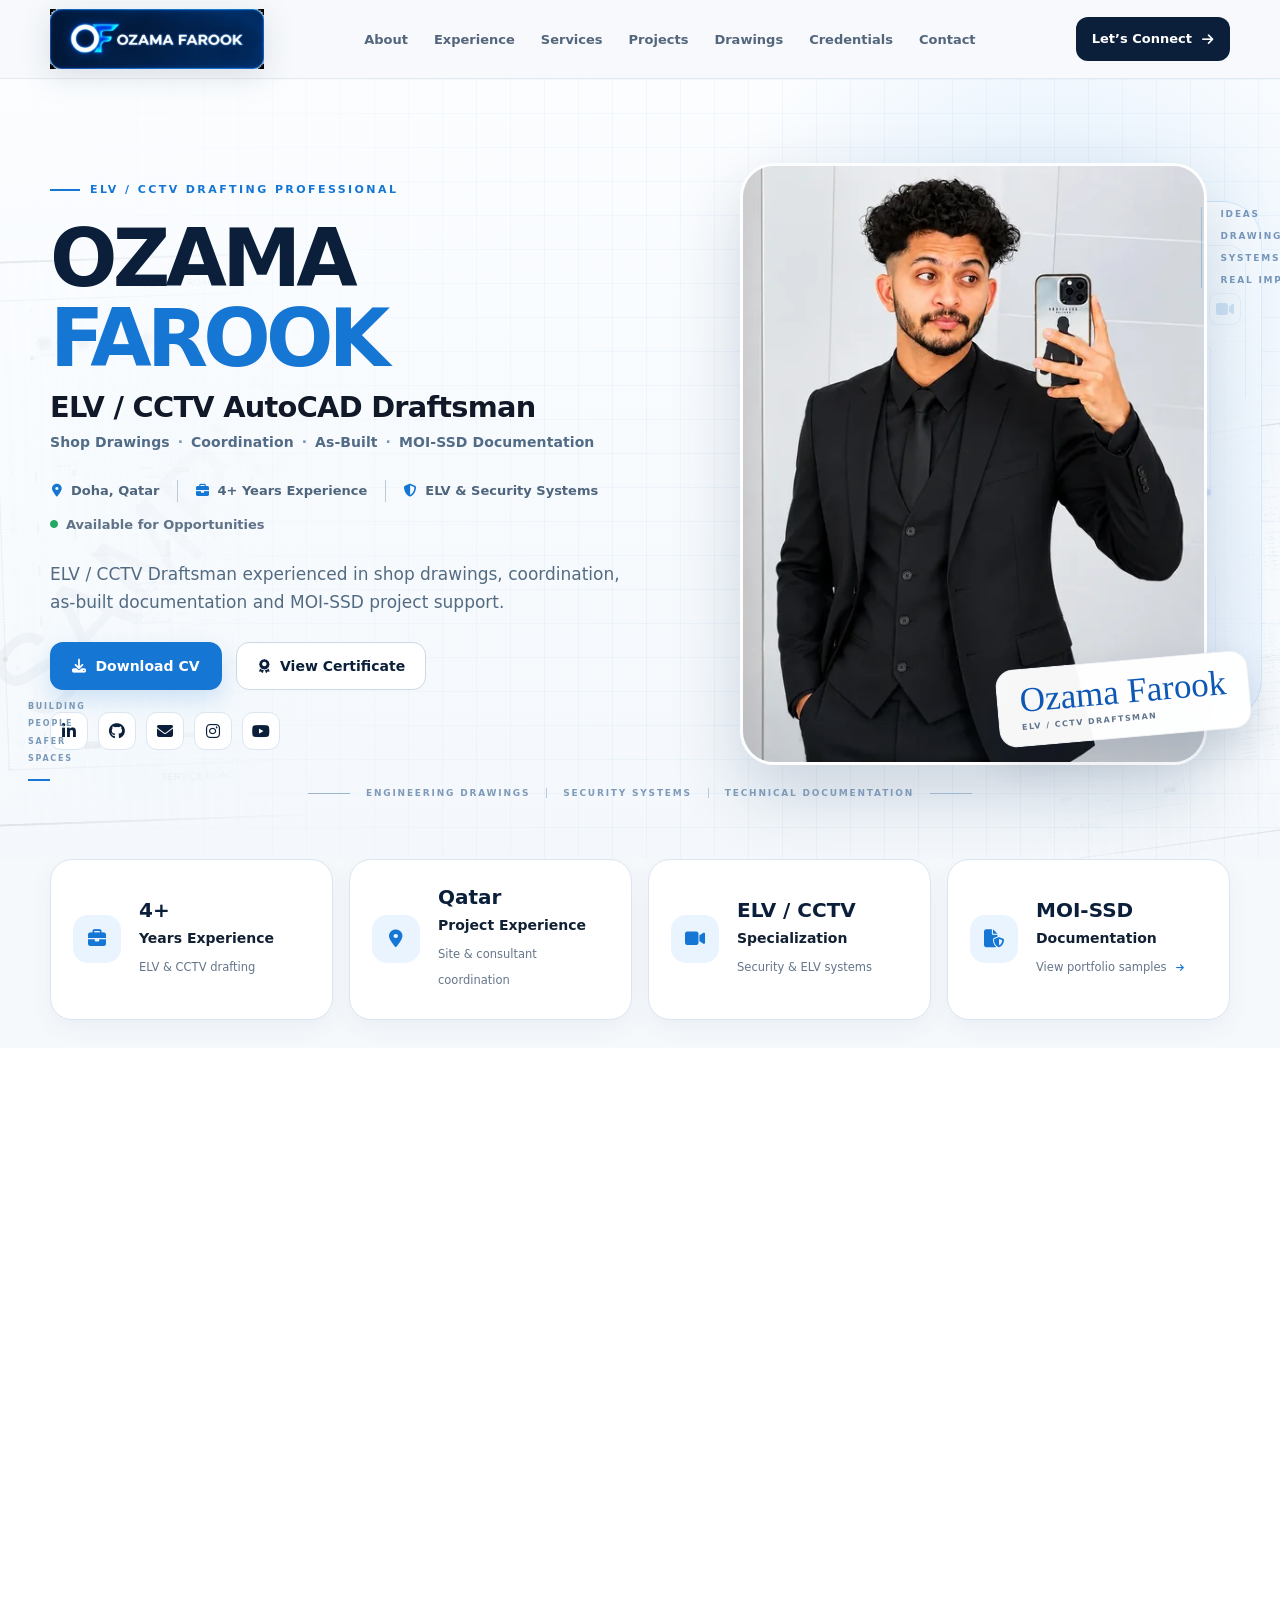
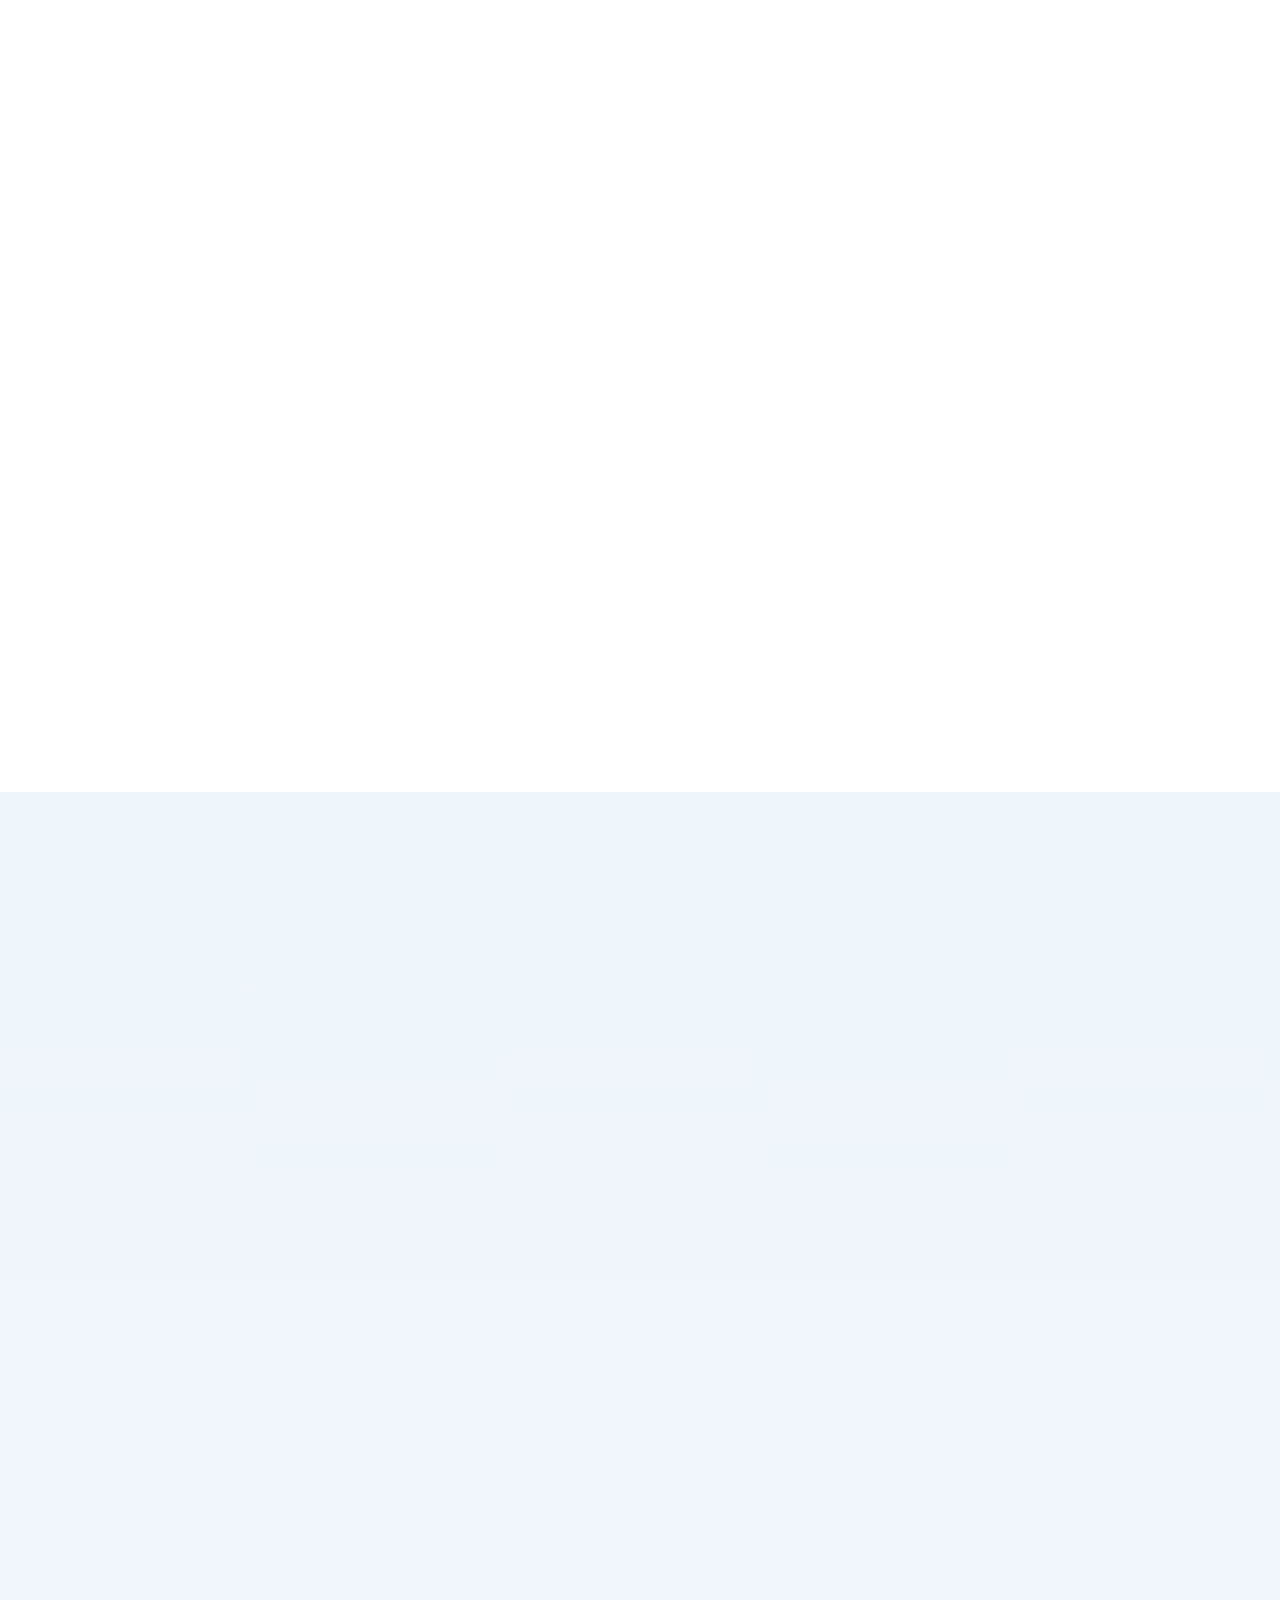
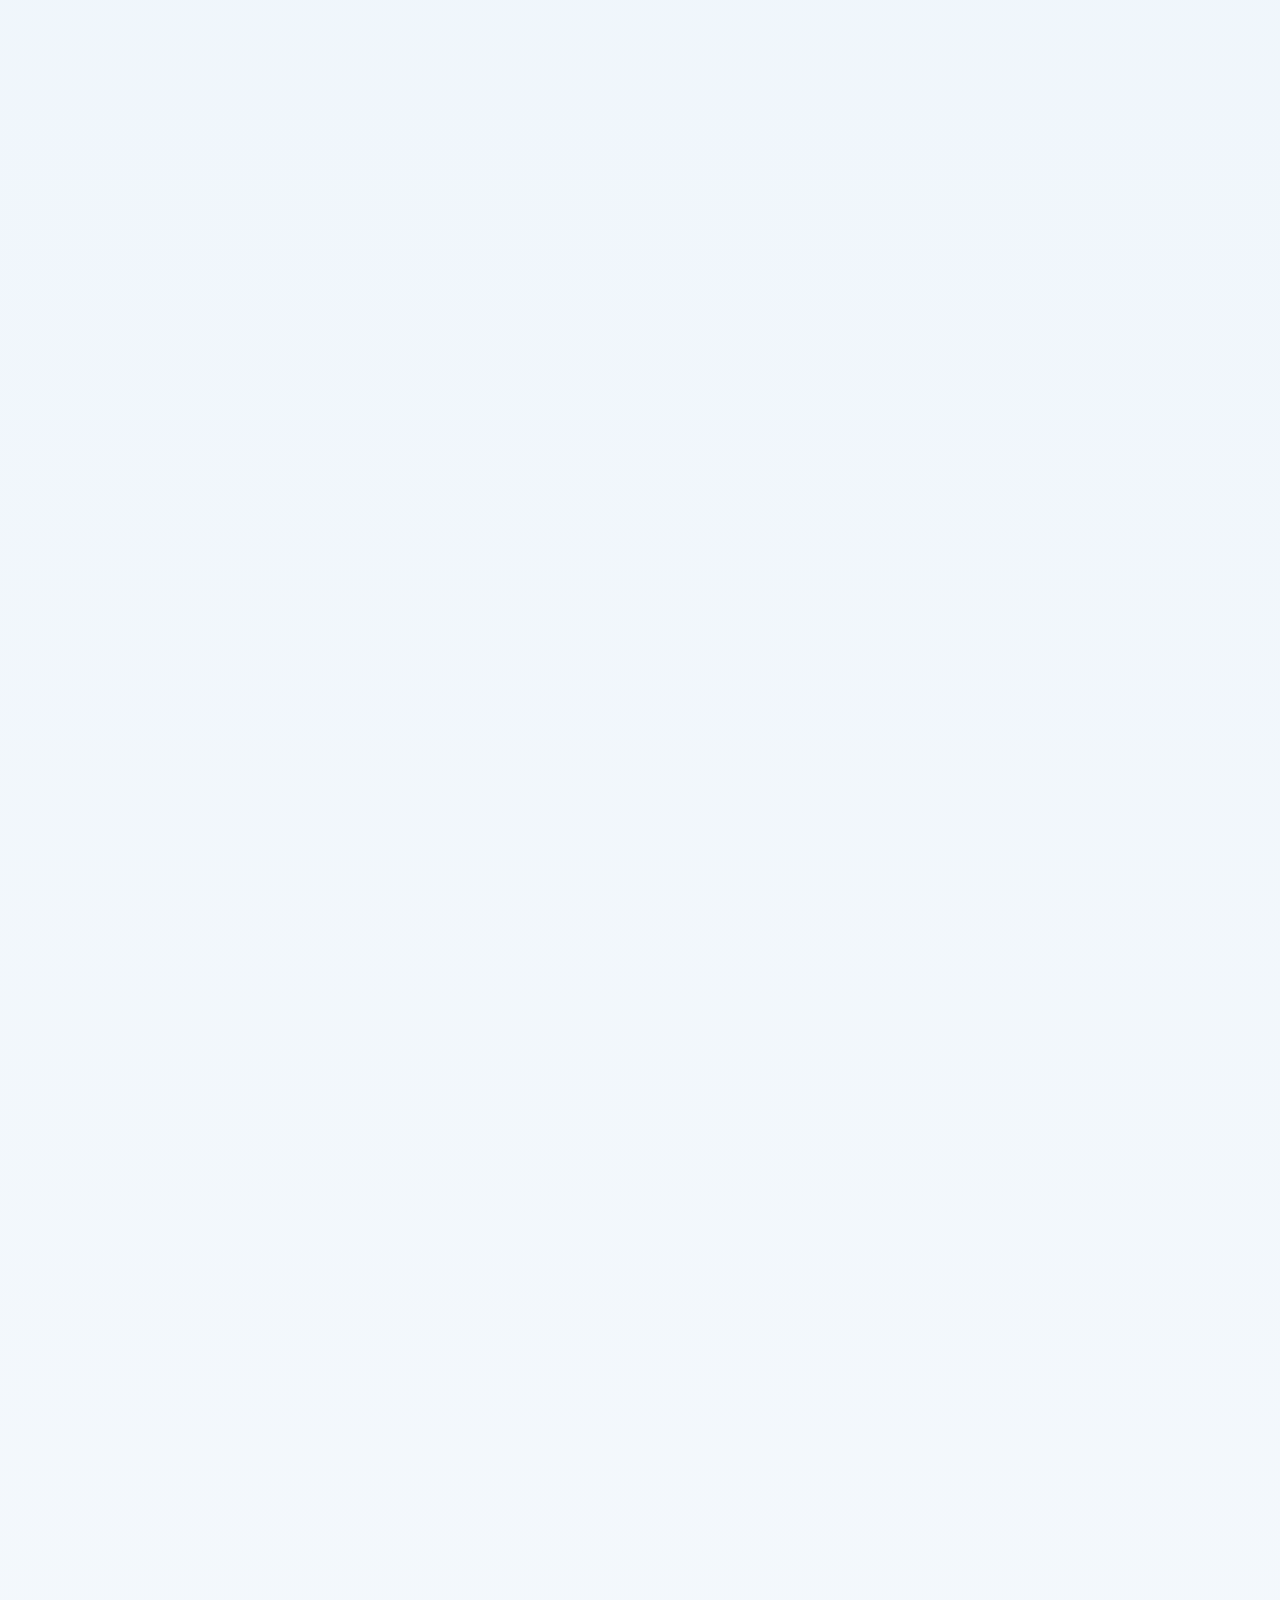
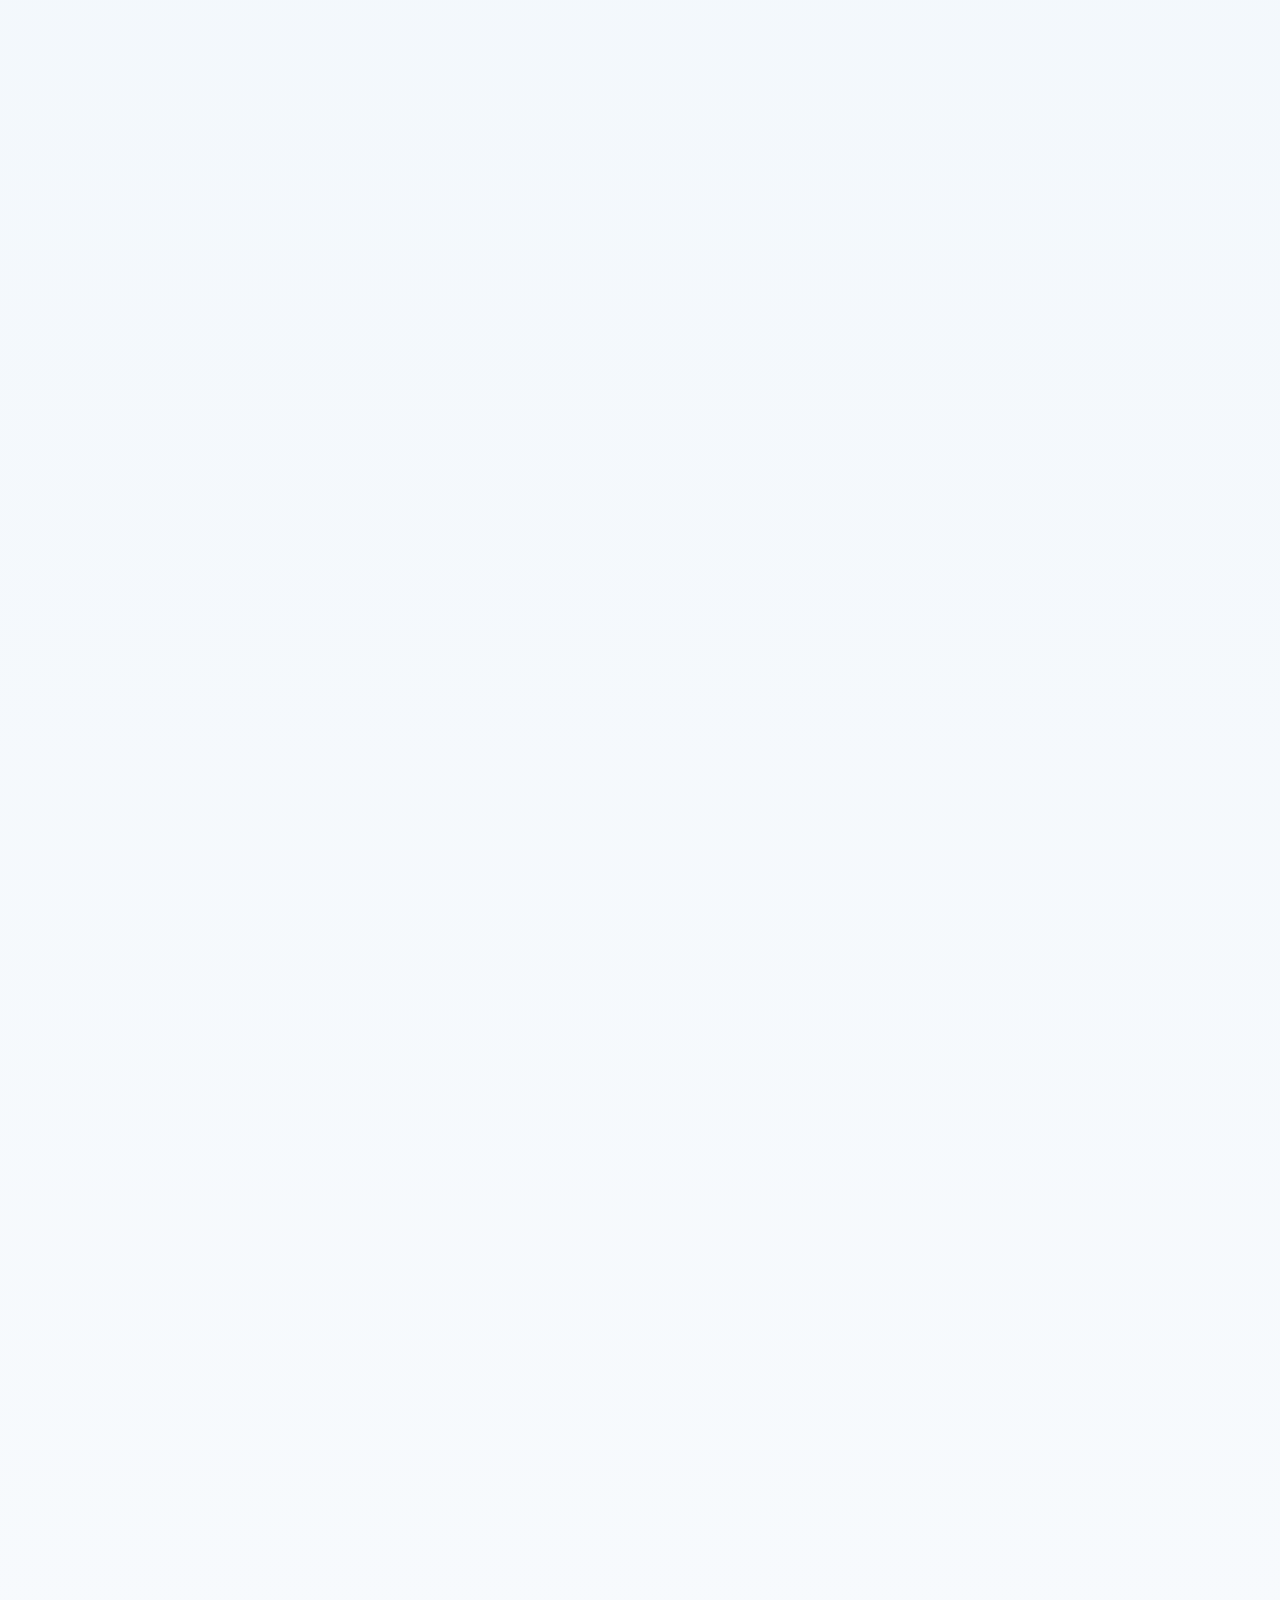
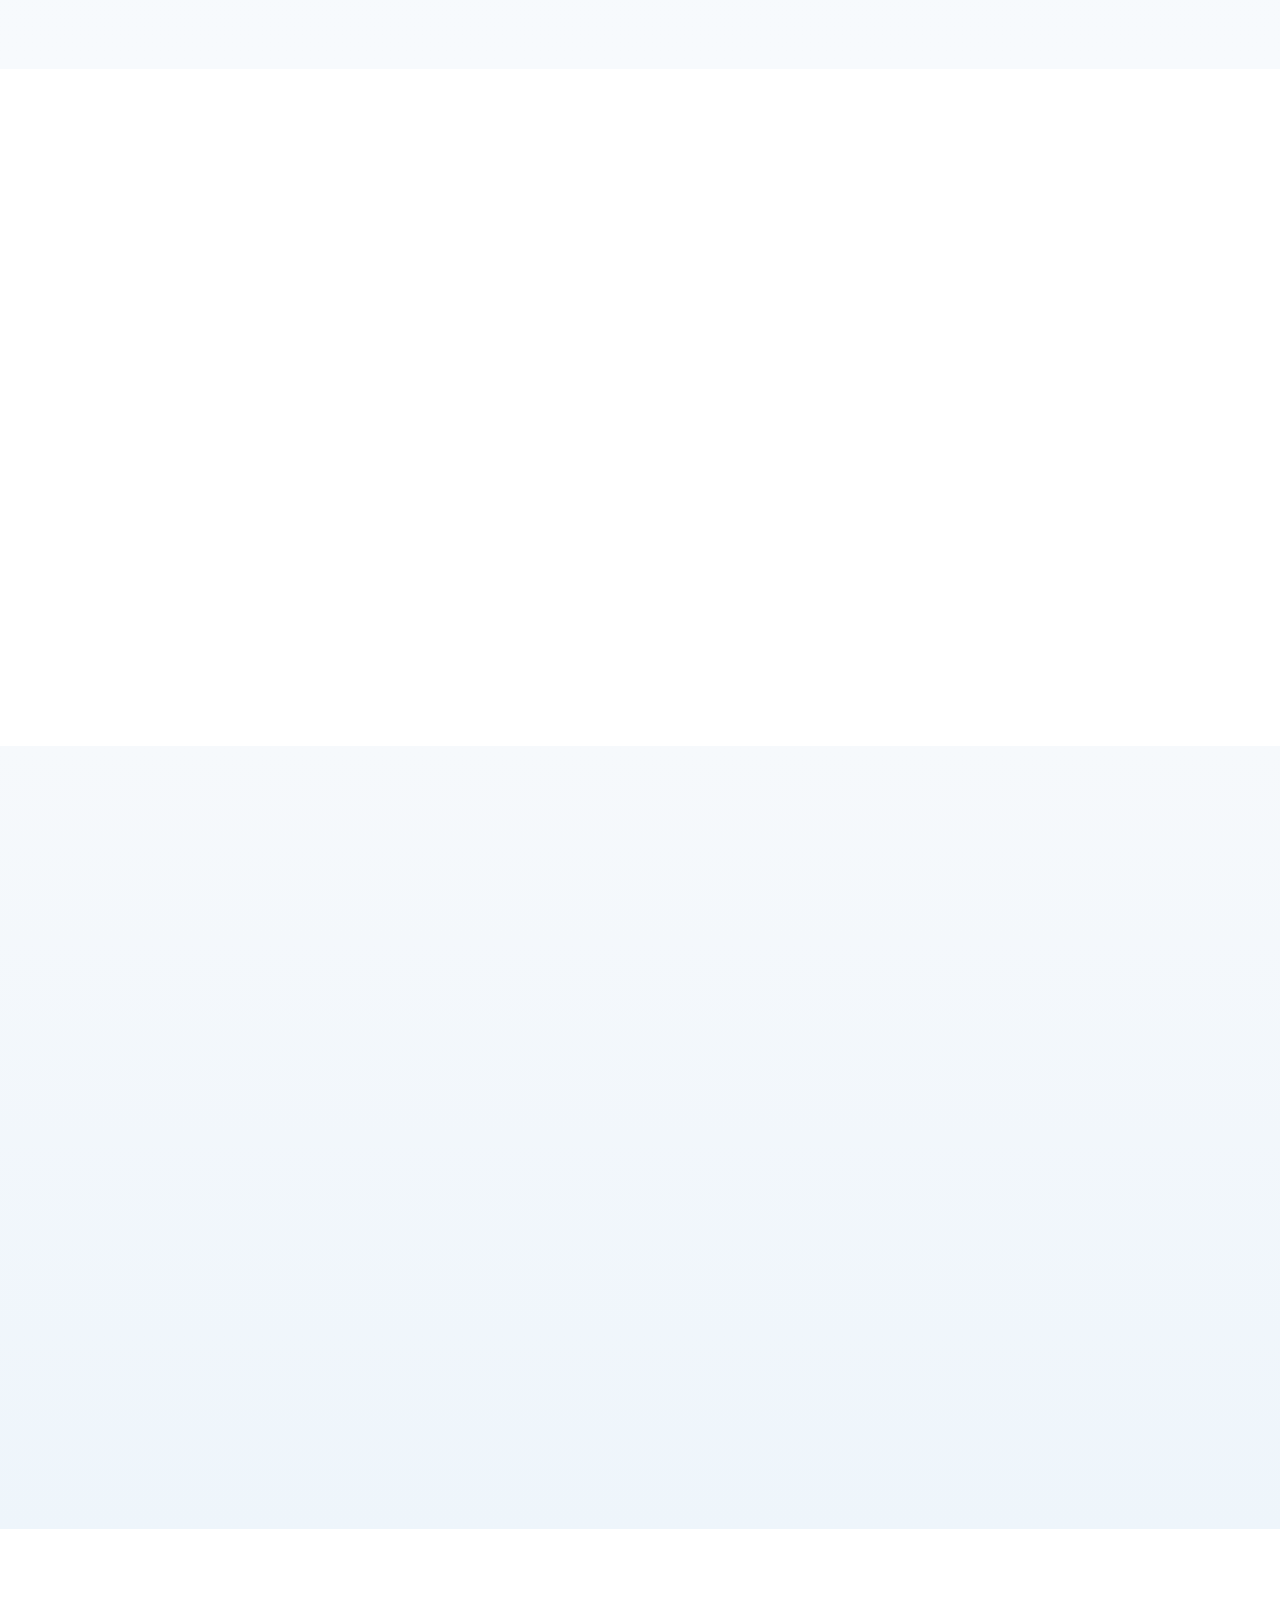
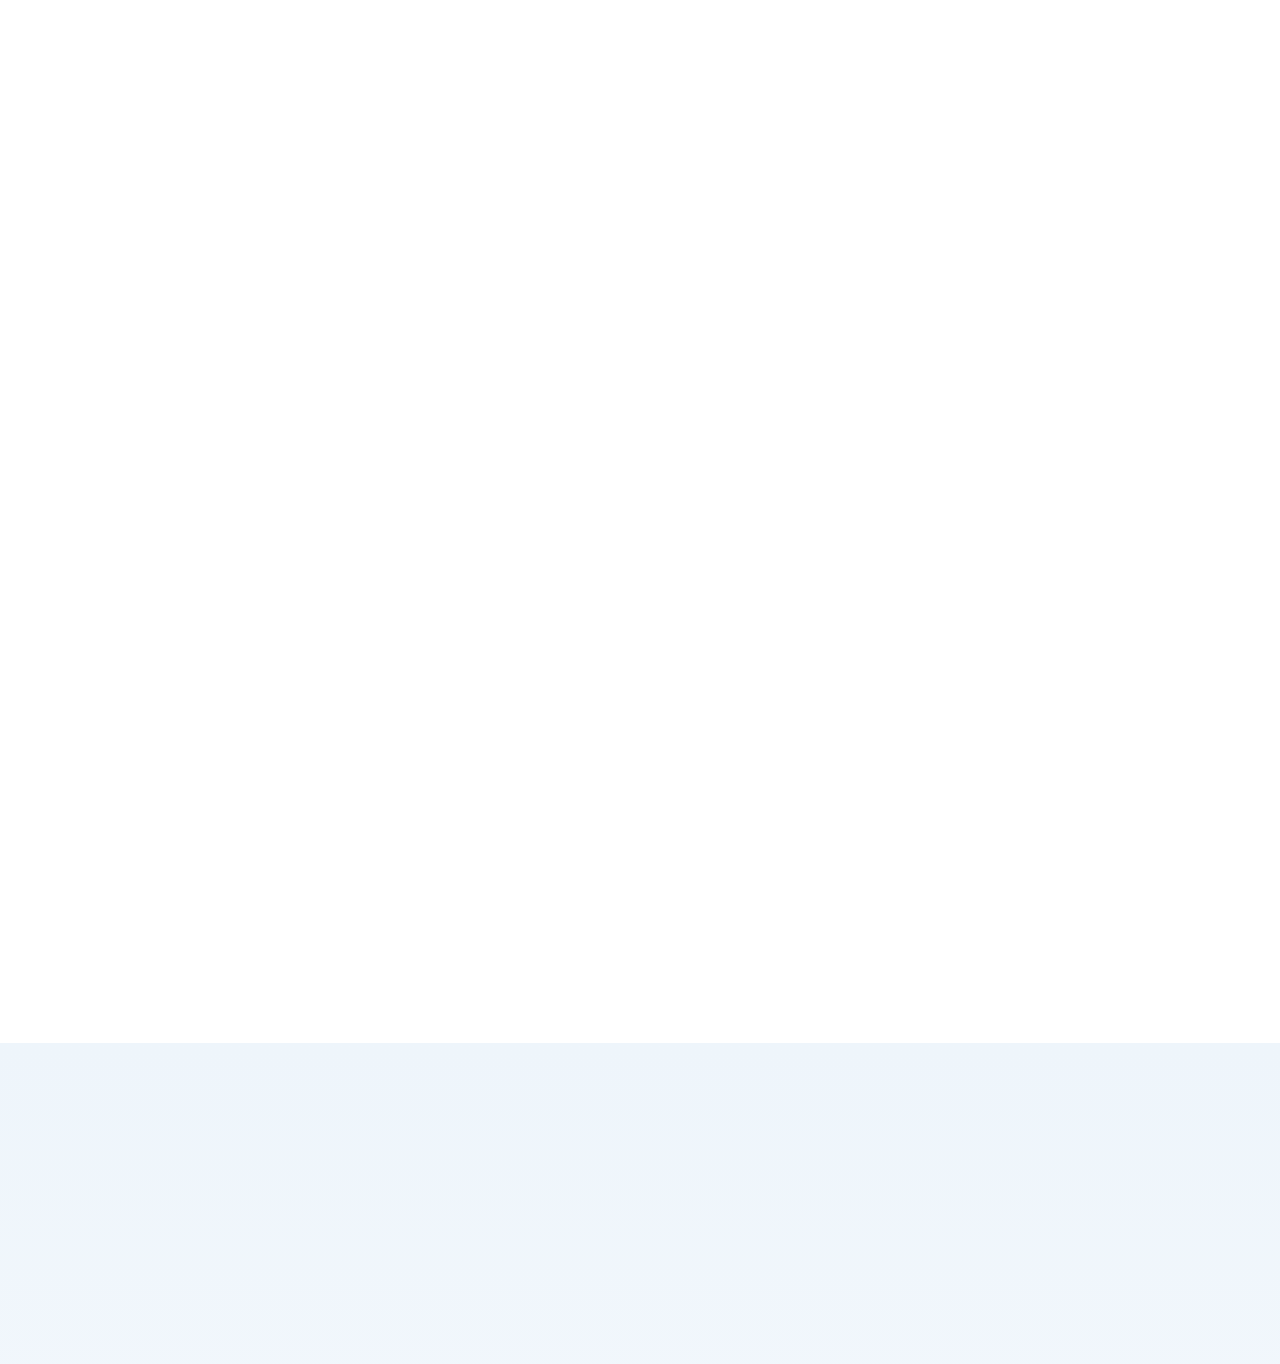
<file: index.html>
<!DOCTYPE html>

<html lang="en">
<head>
<meta charset="utf-8"/>
<meta content="width=device-width, initial-scale=1.0" name="viewport"/>
<title>Ozama Farook | ELV / CCTV AutoCAD Draftsman in Doha, Qatar</title>
<meta content="Ozama Farook is an ELV / CCTV AutoCAD Draftsman in Doha, Qatar with 4+ years of experience in CCTV, ELV drawings, coordination and MOI-SSD documentation." name="description"/>
<meta content="Ozama Farook" name="author"/>
<meta content="index, follow" name="robots"/>
<meta content="#f7f9fc" name="theme-color"/>
<link href="https://ozamafarook.github.io/" rel="canonical"/><link as="image" fetchpriority="high" href="images/ozama-profile-960.webp" imagesizes="(max-width: 640px) 88vw, (max-width: 980px) 70vw, 440px" imagesrcset="images/ozama-profile-640.webp 640w, images/ozama-profile-960.webp 960w, images/ozama-profile.webp 1254w" rel="preload" type="image/webp"/>
<link href="images/favicon-v19.png" rel="icon" type="image/png"/>

<meta content="Ozama Farook | ELV / CCTV AutoCAD Draftsman" property="og:title"/>
<meta content="ELV/CCTV drafting, coordination, technical documentation and real project work from Doha, Qatar." property="og:description"/>
<meta content="profile" property="og:type"/>
<meta content="https://ozamafarook.github.io/" property="og:url"/>
<meta content="https://ozamafarook.github.io/images/ozama-profile.png" property="og:image"/>
<meta content="Ozama Farook, ELV / CCTV AutoCAD Draftsman" property="og:image:alt"/>
<meta content="Ozama Farook" property="og:site_name"/>
<meta content="en_US" property="og:locale"/>
<meta content="summary_large_image" name="twitter:card"/>
<meta content="Ozama Farook | ELV / CCTV AutoCAD Draftsman" name="twitter:title"/>
<meta content="Professional ELV/CCTV drafting portfolio from Doha, Qatar." name="twitter:description"/>
<meta content="https://ozamafarook.github.io/images/ozama-profile.png" name="twitter:image"/>
<script type="application/ld+json">
  {
    "@context": "https://schema.org",
    "@type": "ProfilePage",
    "@id": "https://ozamafarook.github.io/#profilepage",
    "url": "https://ozamafarook.github.io/",
    "name": "Ozama Farook | ELV / CCTV AutoCAD Draftsman",
    "description": "Professional portfolio of Ozama Farook, an ELV / CCTV AutoCAD Draftsman based in Doha, Qatar.",
    "mainEntity": {
      "@type": "Person",
      "@id": "https://ozamafarook.github.io/#ozama-farook",
      "name": "Ozama Farook",
      "url": "https://ozamafarook.github.io/",
      "image": "https://ozamafarook.github.io/images/ozama-profile.png",
      "jobTitle": "ELV / CCTV AutoCAD Draftsman",
      "email": "mailto:uzamaahamed@gmail.com",
      "telephone": "+97430812948",
      "address": {"@type": "PostalAddress", "addressLocality": "Doha", "addressCountry": "QA"},
      "knowsAbout": [
        "AutoCAD", "ELV Systems", "CCTV", "Access Control", "Structured Cabling", "SMATV",
        "Public Address", "Intercom", "Shop Drawings", "Coordination Drawings", "As-Built Drawings",
        "MOI DSA Documentation", "MOI DIA Documentation"
      ],
      "sameAs": [
        "https://www.linkedin.com/in/Ozamafarook",
        "https://github.com/OzamaFarook",
        "https://youtube.com/@m10juniorr",
        "https://www.instagram.com/m10_juniorr/"
      ]
    }
  }
  </script>
<link crossorigin="" href="https://cdnjs.cloudflare.com" rel="preconnect"/>
<link as="style" href="https://cdnjs.cloudflare.com/ajax/libs/font-awesome/6.5.2/css/all.min.css" onload="this.onload=null;this.rel='stylesheet'" rel="preload"/><noscript><link href="https://cdnjs.cloudflare.com/ajax/libs/font-awesome/6.5.2/css/all.min.css" rel="stylesheet"/></noscript>
<style id="site-css-v19">:root{
  --navy:#0b1f3a;--navy-2:#102c50;--blue:#1576d4;--blue-2:#2f8de7;--blue-soft:#eaf4ff;
  --ink:#112033;--muted:#65758a;--line:#dbe6f1;--paper:#ffffff;--bg:#f6f9fc;--bg-2:#eef5fb;
  --shadow:0 18px 45px rgba(17,44,80,.09);--shadow-hover:0 22px 55px rgba(21,118,212,.14);
  --radius:22px;--shell:min(1180px,calc(100% - 40px));--ease:.26s ease;
}
*{box-sizing:border-box}html{scroll-behavior:smooth;scroll-padding-top:88px}body{margin:0;font-family:Inter,ui-sans-serif,system-ui,-apple-system,BlinkMacSystemFont,"Segoe UI",sans-serif;color:var(--ink);background:var(--bg);line-height:1.65;overflow-x:hidden}body.modal-open{overflow:hidden}img{max-width:100%;display:block}a{text-decoration:none;color:inherit}button,input,textarea{font:inherit}.shell{width:var(--shell);margin-inline:auto}.section{padding:104px 0}.section-small{padding:0 0 28px}.skip-link{position:fixed;left:16px;top:-80px;background:var(--navy);color:#fff;padding:12px 16px;border-radius:10px;z-index:3000}.skip-link:focus{top:16px}.reveal{opacity:0;transform:translateY(24px);transition:opacity .65s ease,transform .65s ease}.reveal.is-visible{opacity:1;transform:none}

.site-header{position:sticky;top:0;z-index:1100;background:rgba(247,249,252,.88);backdrop-filter:blur(18px);border-bottom:1px solid rgba(15,49,86,.08);transition:var(--ease)}.site-header.scrolled{background:rgba(255,255,255,.96);box-shadow:0 8px 30px rgba(21,55,92,.08)}.header-inner{min-height:78px;display:flex;align-items:center;justify-content:space-between;gap:28px}.brand{display:flex;align-items:center;padding:6px 10px;border-radius:14px;background:linear-gradient(135deg,#0b1f3a,#153b66);box-shadow:0 7px 20px rgba(11,31,58,.12)}.brand-logo{width:196px;height:50px;object-fit:contain;object-position:left center;filter:drop-shadow(0 1px 4px rgba(21,118,212,.28))}.navbar{display:flex;align-items:center;gap:26px}.navbar a{position:relative;font-size:13px;font-weight:700;color:#53667c;padding:28px 0 26px}.navbar a::after{content:"";position:absolute;left:0;right:100%;bottom:18px;height:2px;background:var(--blue);border-radius:2px;transition:var(--ease)}.navbar a:hover,.navbar a.active{color:var(--navy)}.navbar a:hover::after,.navbar a.active::after{right:0}.header-actions{display:flex;align-items:center;gap:12px}.header-cta{display:inline-flex;align-items:center;gap:9px;background:var(--navy);color:#fff;padding:11px 16px;border-radius:12px;font-size:13px;font-weight:800;transition:var(--ease)}.header-cta:hover{background:var(--blue);transform:translateY(-2px)}.menu-toggle{display:none;width:44px;height:44px;border:1px solid var(--line);border-radius:12px;background:#fff;color:var(--navy);cursor:pointer}

.hero{padding-top:72px;padding-bottom:56px;position:relative;overflow:hidden;background:radial-gradient(circle at 85% 28%,rgba(50,145,231,.13),transparent 30%),linear-gradient(180deg,#fbfdff 0%,#f4f8fc 100%)}.hero::before{content:"";position:absolute;inset:0;background-image:linear-gradient(rgba(21,118,212,.035) 1px,transparent 1px),linear-gradient(90deg,rgba(21,118,212,.035) 1px,transparent 1px);background-size:34px 34px;mask-image:linear-gradient(to right,transparent 0,#000 48%,#000 100%);pointer-events:none}.hero-grid{display:grid;grid-template-columns:1.05fr .95fr;align-items:center;gap:70px;min-height:610px}.eyebrow{display:flex;align-items:center;gap:10px;color:var(--blue);font-size:12px;font-weight:900;letter-spacing:.16em;margin:0 0 18px}.eyebrow span{width:30px;height:2px;background:var(--blue)}.centered-eye{justify-content:center}.hero h1,.section-heading h2,.split-heading h2,.contact-copy h2{font-size:clamp(42px,5vw,72px);line-height:1.05;letter-spacing:-.045em;margin:0;color:var(--navy);font-weight:800}.hero h1 em,.contact-copy h2 em{font-style:normal;color:var(--blue)}.hero-lead{font-size:18px;max-width:660px;color:#5a6c80;margin:28px 0 20px}.hero-facts{display:flex;flex-wrap:wrap;gap:10px 20px;font-size:13px;color:#53667c;margin:24px 0 30px}.hero-facts span{display:inline-flex;align-items:center;gap:8px}.hero-facts i{color:var(--blue)}.hero-facts .available i{font-size:8px;color:#24a866}.hero-actions,.contact-actions{display:flex;flex-wrap:wrap;gap:12px}.btn{border:1px solid transparent;display:inline-flex;align-items:center;justify-content:center;gap:9px;min-height:48px;padding:0 20px;border-radius:13px;font-weight:800;font-size:14px;cursor:pointer;transition:var(--ease)}.btn-primary{background:var(--blue);color:#fff;box-shadow:0 10px 24px rgba(21,118,212,.18)}.btn-primary:hover{background:var(--navy);transform:translateY(-2px)}.btn-secondary{background:#fff;border-color:#cbd9e7;color:var(--navy)}.btn-secondary:hover{border-color:var(--blue);color:var(--blue);transform:translateY(-2px);box-shadow:0 10px 24px rgba(21,118,212,.08)}.btn.compact{min-height:42px;padding:0 15px;font-size:13px}.hero-socials{display:flex;gap:10px;margin-top:28px}.hero-socials a{width:38px;height:38px;border:1px solid var(--line);background:#fff;border-radius:11px;display:grid;place-items:center;color:var(--navy);transition:var(--ease)}.hero-socials a:hover{color:var(--blue);border-color:var(--blue);transform:translateY(-2px)}
.hero-visual{position:relative;min-height:570px;display:flex;align-items:flex-end;justify-content:center}.hero-blueprint{position:absolute;inset:7% 0 6% 14%;border:1px solid rgba(21,118,212,.18);border-radius:40px 40px 120px 40px;background:linear-gradient(135deg,rgba(255,255,255,.8),rgba(232,243,255,.68));box-shadow:inset 0 0 0 12px rgba(255,255,255,.34)}.hero-blueprint::before,.hero-blueprint::after{content:"";position:absolute;background:rgba(21,118,212,.13)}.hero-blueprint::before{width:65%;height:1px;top:20%;left:16%}.hero-blueprint::after{height:55%;width:1px;left:25%;top:22%}.profile-frame{position:relative;z-index:2;width:min(410px,84%);border-radius:36px 36px 130px 36px;overflow:hidden;box-shadow:0 28px 60px rgba(13,45,81,.18);background:linear-gradient(180deg,#dcecff,#edf5fc)}.profile-frame::after{content:"";position:absolute;inset:auto 0 0;height:25%;background:linear-gradient(transparent,rgba(11,31,58,.17))}.profile-frame img{width:100%;height:540px;object-fit:cover;object-position:center top}.hero-signature{position:absolute;z-index:4;right:0;top:23%;font-family:"Brush Script MT","Segoe Script",cursive;font-size:38px;color:var(--navy);transform:rotate(-5deg)}.hero-vertical-copy{position:absolute;right:-145px;top:50%;transform:rotate(90deg);font-size:10px;font-weight:900;letter-spacing:.22em;color:#70839a}

/* Hero polish v2 */
.hero h1{font-size:clamp(40px,4.35vw,64px);line-height:1.07}
.hero .hero-signature{left:2%;right:auto;top:7%;font-size:31px;transform:rotate(-4deg);background:rgba(255,255,255,.88);padding:5px 12px;border:1px solid rgba(11,31,58,.08);border-radius:12px;box-shadow:0 8px 22px rgba(17,44,80,.08)}
.hero .hero-vertical-copy{right:3%;top:50%;transform:translateY(-50%);writing-mode:vertical-rl;letter-spacing:.18em;font-size:9px}


.highlights-grid{display:grid;grid-template-columns:repeat(4,1fr);gap:16px}.highlight-card,.info-card,.expertise-card,.tool-card,.project-card,.credential-card,.language-card{background:#fff;border:1px solid var(--line);border-radius:var(--radius);transition:var(--ease)}.highlight-card{display:flex;align-items:center;gap:18px;padding:26px 22px;box-shadow:0 8px 24px rgba(17,44,80,.05)}.highlight-card:hover,.info-card:hover,.expertise-card:hover,.tool-card:hover,.project-card:hover,.credential-card:hover,.language-card:hover{transform:translateY(-3px);border-color:#82b9ed;box-shadow:var(--shadow-hover)}.highlight-icon{width:48px;height:48px;border-radius:15px;background:var(--blue-soft);color:var(--blue);display:grid;place-items:center;font-size:18px;flex:none}.highlight-card strong{display:block;color:var(--navy);font-size:20px;line-height:1.1}.highlight-card p{margin:6px 0 3px;font-weight:800;font-size:14px}.highlight-card small{color:var(--muted);font-size:11.5px}

.section-heading{max-width:760px;margin-bottom:46px}.section-heading.centered{text-align:center;margin-inline:auto}.section-heading h2,.split-heading h2{font-size:clamp(34px,4vw,52px)}.section-heading>p:last-child,.split-heading>p{color:var(--muted);font-size:16px;margin:14px 0 0}.profile-section{background:#fff}.profile-grid{display:grid;grid-template-columns:.9fr 1.1fr;gap:52px;align-items:start}.profile-copy h3{font-size:30px;line-height:1.2;color:var(--navy);margin:0 0 22px}.profile-copy p{color:#5e7084;font-size:16px;margin:0 0 16px}.profile-note{display:flex;flex-wrap:wrap;gap:9px 12px;align-items:center;margin-top:28px;padding-top:20px;border-top:1px solid var(--line);font-size:13px;font-weight:700;color:#52677e}.profile-note i{color:var(--blue)}.profile-note b{color:#b1bfd0}.profile-cards{display:grid;grid-template-columns:repeat(2,1fr);gap:18px}.info-card{padding:24px}.info-card>span{display:grid;place-items:center;width:46px;height:46px;border-radius:14px;background:var(--blue-soft);color:var(--blue);font-size:18px;margin-bottom:22px}.info-card small{color:#7a8ba0;font-size:10px;letter-spacing:.12em;font-weight:900;text-transform:uppercase}.info-card h3{margin:5px 0 8px;color:var(--navy);font-size:19px}.info-card p{margin:0;color:var(--muted);font-size:13px}

.experience-section{background:linear-gradient(180deg,var(--bg-2),#f7fafd)}.experience-grid{display:grid;grid-template-columns:.85fr 1.15fr;gap:46px}.timeline-wrap{background:var(--navy);border-radius:28px;padding:30px;color:#fff;box-shadow:0 24px 60px rgba(11,31,58,.14)}.timeline-title span{font-size:11px;letter-spacing:.15em;font-weight:900;color:#76b9f8}.timeline{position:relative;margin-top:28px;padding-left:25px}.timeline::before{content:"";position:absolute;left:6px;top:8px;bottom:10px;width:2px;background:linear-gradient(var(--blue-2),rgba(255,255,255,.14))}.timeline-item{position:relative;padding:0 0 38px}.timeline-item:last-child{padding-bottom:0}.timeline-dot{position:absolute;width:14px;height:14px;border:3px solid var(--navy);background:#86c8ff;border-radius:50%;left:-25px;top:4px;box-shadow:0 0 0 3px rgba(134,200,255,.22)}.timeline-item.current .timeline-dot{background:#2f9ef7}.timeline-date{font-size:10px;letter-spacing:.12em;font-weight:900;color:#84c6ff}.timeline-item h3{font-size:23px;margin:5px 0 0}.timeline-item .company{font-size:13px;color:#c1d1e1;margin:2px 0 12px}.timeline-item>p:not(.company){font-size:13px;color:#b7c7d8;margin:0}.tags,.mini-tags{display:flex;flex-wrap:wrap;gap:7px;margin-top:15px}.tags span,.mini-tags span{font-size:10px;font-weight:800;border:1px solid rgba(255,255,255,.16);padding:5px 8px;border-radius:999px;color:#d9ecff}.expertise-grid{display:grid;grid-template-columns:repeat(2,1fr);gap:18px}.expertise-card{position:relative;padding:26px;min-height:260px;overflow:hidden}.expertise-number{position:absolute;right:20px;top:10px;font-size:56px;font-weight:900;color:#eef5fb}.expertise-icon{display:grid;place-items:center;width:48px;height:48px;border-radius:14px;background:var(--blue-soft);color:var(--blue);font-size:19px}.expertise-card h3{font-size:21px;color:var(--navy);margin:22px 0 12px}.expertise-card ul{padding:0;margin:0;list-style:none}.expertise-card li{position:relative;padding-left:16px;color:#627489;font-size:13px;margin:8px 0}.expertise-card li::before{content:"";position:absolute;left:0;top:.72em;width:5px;height:5px;background:#67aeee;border-radius:50%}.values-strip{margin-top:28px;background:var(--navy);color:#dcecff;border-radius:20px;padding:21px 24px;display:grid;grid-template-columns:repeat(4,1fr);gap:12px}.values-strip>div{display:flex;align-items:center;gap:12px;font-size:12px}.values-strip i{color:#70b8f6;font-size:18px}.values-strip strong{display:block;color:#fff}

.tools-section{background:#fff}.split-heading{display:flex;justify-content:space-between;align-items:end;gap:40px;margin-bottom:42px}.split-heading>div{max-width:700px}.split-heading>p{max-width:390px;text-align:right}.tools-grid{display:grid;grid-template-columns:repeat(4,1fr);gap:16px}.tool-card{padding:22px;display:flex;gap:16px;align-items:flex-start}.tool-mark{width:50px;height:50px;border-radius:15px;display:grid;place-items:center;color:#fff;font-size:21px;font-weight:900;flex:none;background:#1c3554}.tool-mark.autocad{background:#d53a34}.tool-mark.revit{background:#3b87c8}.tool-mark.sketchup{background:#306fc2}.tool-mark.excel{background:#18784a}.tool-mark.word{background:#2a60b9}.tool-mark.ppt{background:#c75436}.tool-mark.acrobat{background:#d63a34}.tool-mark.photoshop{background:#17385c;color:#55b8ff}.tool-card h3{font-size:16px;color:var(--navy);margin:0}.tool-card p{font-size:12px;color:var(--muted);margin:4px 0 12px;line-height:1.45}.level{display:inline-block;font-size:10px;font-weight:900;padding:5px 8px;border-radius:999px;background:#eef5fb;color:#4f6b87}.level.advanced{background:#eaf7ef;color:#26784a}.level.intermediate{background:#eef5fb;color:#356a9e}

.services-section{background:linear-gradient(180deg,#f6f9fc,#eef5fb)}.workflow{display:grid;grid-template-columns:1fr auto 1fr auto 1fr auto 1fr auto 1fr auto 1fr;gap:9px;align-items:center}.workflow-step{background:#fff;border:1px solid var(--line);border-radius:20px;padding:20px 15px;min-height:210px;text-align:center;position:relative;transition:var(--ease)}.workflow-step:hover{transform:translateY(-3px);border-color:#78b4ea;box-shadow:var(--shadow-hover)}.workflow-step>span{position:absolute;top:12px;right:14px;font-size:10px;font-weight:900;color:#9cb0c4}.workflow-step>i{width:48px;height:48px;border-radius:14px;background:var(--blue-soft);display:grid;place-items:center;margin:7px auto 16px;color:var(--blue);font-size:18px}.workflow-step h3{font-size:16px;margin:0 0 8px;color:var(--navy)}.workflow-step p{font-size:11px;color:var(--muted);margin:0}.workflow-arrow{color:#7fb9ed;font-size:13px}.core-expertise{margin-top:26px;background:#fff;border:1px solid var(--line);border-radius:22px;padding:24px;display:grid;grid-template-columns:220px 1fr;gap:22px;align-items:center}.core-title small{font-size:10px;color:var(--blue);font-weight:900;letter-spacing:.14em}.core-title h3{margin:4px 0 0;color:var(--navy)}.core-items{display:flex;flex-wrap:wrap;gap:9px}.core-items span{display:inline-flex;align-items:center;gap:8px;border:1px solid var(--line);border-radius:999px;padding:9px 12px;font-size:11px;font-weight:800;color:#53687d;background:#fbfdff}.core-items i{color:var(--blue)}

.projects-section{background:#fff}.projects-layout{display:grid;grid-template-columns:1.35fr .65fr;gap:20px}.featured-project{border:1px solid var(--line);border-radius:26px;overflow:hidden;background:#fff;box-shadow:0 15px 40px rgba(17,44,80,.06);transition:var(--ease)}.featured-project:hover{transform:translateY(-3px);border-color:#7fb8ec;box-shadow:var(--shadow-hover)}.project-image{height:360px;position:relative;overflow:hidden;background:#eaf3fb}.project-image img{width:100%;height:100%;object-fit:cover;object-position:center;filter:saturate(.85) contrast(1.03)}.project-image::after{content:"";position:absolute;inset:auto 0 0;height:45%;background:linear-gradient(transparent,rgba(11,31,58,.72))}.project-pill{position:absolute;z-index:2;left:20px;top:20px;background:rgba(255,255,255,.94);color:var(--navy);font-size:9px;font-weight:900;letter-spacing:.12em;padding:8px 10px;border-radius:999px}.featured-project-body{padding:25px}.featured-project-body small,.project-card>small{font-size:10px;color:var(--blue);font-weight:900;letter-spacing:.1em}.featured-project-body h3{font-size:25px;margin:5px 0 12px;color:var(--navy)}.featured-project-body p,.project-card p{color:var(--muted);font-size:13px}.featured-project-body .tags span,.project-card .tags span{border-color:#d9e7f4;color:#4f6c87;background:#f8fbfe}.text-link{display:inline-flex;align-items:center;gap:8px;color:var(--blue);font-size:12px;font-weight:900;margin-top:17px;transition:var(--ease)}.text-link:hover{gap:12px;color:var(--navy)}.supporting-projects{display:grid;gap:20px}.project-card{padding:25px;display:flex;flex-direction:column;min-height:0}.project-icon{width:48px;height:48px;border-radius:14px;background:var(--blue-soft);color:var(--blue);display:grid;place-items:center;font-size:18px;margin-bottom:22px}.project-card h3{font-size:20px;line-height:1.25;color:var(--navy);margin:6px 0 10px}.project-card .text-link{margin-top:auto;padding-top:10px}.project-tech{background:linear-gradient(145deg,#f9fcff,#eef6ff)}

.drawings-section{background:linear-gradient(180deg,#eef5fb,#f7fafd)}.drawing-gallery{display:grid;grid-template-columns:1fr 340px;gap:22px}.drawing-preview{background:#fff;border:1px solid var(--line);border-radius:24px;overflow:hidden}.drawing-stage{height:520px;background:#e8eff6;position:relative;overflow:hidden}.drawing-stage img{width:100%;height:100%;object-fit:contain;padding:14px}.drawing-expand{position:absolute;right:16px;top:16px;width:42px;height:42px;border:0;border-radius:12px;background:rgba(11,31,58,.9);color:#fff;cursor:pointer;transition:var(--ease)}.drawing-expand:hover{background:var(--blue);transform:scale(1.04)}.sample-badge{position:absolute;left:16px;top:16px;background:rgba(255,255,255,.95);color:var(--navy);font-size:9px;font-weight:900;letter-spacing:.1em;padding:7px 9px;border-radius:999px;border:1px solid rgba(11,31,58,.08)}.drawing-meta{display:flex;justify-content:space-between;align-items:center;gap:20px;padding:20px 22px;border-top:1px solid var(--line)}.drawing-meta small{font-size:10px;color:var(--blue);font-weight:900;letter-spacing:.1em}.drawing-meta h3{font-size:20px;color:var(--navy);margin:3px 0}.drawing-meta p{font-size:12px;color:var(--muted);margin:0}.drawing-thumbs{display:grid;gap:12px}.drawing-thumb{display:grid;grid-template-columns:115px 1fr;align-items:center;gap:13px;text-align:left;border:1px solid var(--line);border-radius:18px;padding:10px;background:#fff;cursor:pointer;transition:var(--ease)}.drawing-thumb:hover,.drawing-thumb.active{border-color:#6caee8;box-shadow:0 12px 30px rgba(21,118,212,.09);transform:translateY(-2px)}.drawing-thumb img{width:115px;height:92px;object-fit:cover;background:#edf3f8;border-radius:10px}.drawing-thumb span{display:flex;flex-direction:column;gap:2px}.drawing-thumb b{font-size:9px;color:var(--blue)}.drawing-thumb strong{font-size:12px;color:var(--navy)}.drawing-thumb small{font-size:10px;color:var(--muted)}

.credentials-section{background:#fff}.credentials-grid{display:grid;grid-template-columns:1fr 1fr;gap:20px}.credential-card{overflow:hidden;display:grid;grid-template-columns:240px 1fr;min-height:300px}.credential-preview{background:#eef3f8;padding:18px;display:flex;align-items:center;justify-content:center}.credential-preview img{max-height:265px;object-fit:contain;box-shadow:0 10px 28px rgba(17,44,80,.15);user-select:none}.credential-body{padding:28px;display:flex;flex-direction:column;justify-content:center}.credential-type{font-size:9px;letter-spacing:.13em;color:var(--blue);font-weight:900}.credential-body h3{font-size:20px;line-height:1.28;color:var(--navy);margin:8px 0 10px}.credential-body p{font-size:12px;color:var(--muted);margin:0}.button-link{border:0;background:transparent;padding:0;cursor:pointer;width:max-content}.cv-preview{background:linear-gradient(145deg,#eaf4ff,#f7fbff);display:grid;place-items:center;padding:22px}.cv-page{width:160px;height:220px;background:#fff;border-radius:4px;box-shadow:0 14px 35px rgba(17,44,80,.15);padding:20px 16px;display:flex;flex-direction:column;gap:8px}.cv-page span{font-size:11px;font-weight:900;color:var(--navy)}.cv-page b{font-size:7px;color:var(--blue)}.cv-page i{height:5px;border-radius:3px;background:#dce8f4}.cv-page i:nth-of-type(1){width:95%}.cv-page i:nth-of-type(2){width:82%}.cv-page i:nth-of-type(3){width:100%;margin-top:10px}.cv-page i:nth-of-type(4){width:75%}.cv-page i:nth-of-type(5){width:88%}

.languages-section{position:relative;overflow:hidden;background:linear-gradient(180deg,#f3f8fd,#e9f3fb)}.language-backdrop{position:absolute;inset:0;opacity:.55;pointer-events:none}.language-backdrop::before{content:"";position:absolute;inset:0;background:radial-gradient(circle at 50% 110%,rgba(21,118,212,.22),transparent 38%),linear-gradient(180deg,rgba(255,255,255,.55),rgba(233,243,251,.2))}.skyline-line{position:absolute;left:0;right:0;bottom:0;height:42%;background:linear-gradient(to top,rgba(15,62,105,.06),transparent);clip-path:polygon(0 100%,0 70%,5% 70%,5% 52%,9% 52%,9% 73%,14% 73%,14% 37%,18% 37%,18% 72%,23% 72%,23% 55%,28% 55%,28% 80%,32% 80%,32% 48%,36% 48%,36% 68%,42% 68%,42% 35%,46% 35%,46% 75%,51% 75%,51% 56%,56% 56%,56% 72%,60% 72%,60% 28%,64% 28%,64% 70%,69% 70%,69% 44%,74% 44%,74% 76%,80% 76%,80% 50%,84% 50%,84% 70%,90% 70%,90% 40%,94% 40%,94% 72%,100% 72%,100% 100%)}.language-content{position:relative;z-index:1}.language-grid{display:grid;grid-template-columns:repeat(4,1fr);gap:18px}.language-card{overflow:hidden;backdrop-filter:blur(8px)}.language-visual{height:118px;display:grid;place-items:center;font-size:42px;font-weight:900;color:#fff;letter-spacing:-.03em}.language-visual.tamil{background:linear-gradient(135deg,#0d3157,#1d6fba)}.language-visual.english{background:linear-gradient(135deg,#17375c,#2f8de7)}.language-visual.hindi{background:linear-gradient(135deg,#365d84,#f09745)}.language-visual.malayalam{background:linear-gradient(135deg,#144a65,#2f9d91)}.language-body{padding:20px}.language-top{display:flex;align-items:center;justify-content:space-between;gap:10px}.language-top h3{font-size:19px;color:var(--navy);margin:0}.language-top>span{font-size:9px;font-weight:900;color:var(--blue);background:var(--blue-soft);padding:6px 8px;border-radius:999px}.language-body p{font-size:12px;color:var(--muted);min-height:58px}.mini-tags span{border-color:#d9e7f4;color:#58718b;background:#f8fbfe}

.contact-section{background:linear-gradient(140deg,#f8fbfe 0%,#eef6fc 60%,#e6f2fb 100%);position:relative;overflow:hidden}.contact-section::after{content:"";position:absolute;left:-5%;bottom:-15px;width:55%;height:160px;opacity:.08;background:var(--navy);clip-path:polygon(0 100%,0 70%,8% 70%,8% 35%,12% 35%,12% 76%,18% 76%,18% 55%,25% 55%,25% 80%,32% 80%,32% 28%,36% 28%,36% 75%,42% 75%,42% 48%,50% 48%,50% 78%,58% 78%,58% 40%,63% 40%,63% 73%,70% 73%,70% 20%,75% 20%,75% 72%,82% 72%,82% 45%,90% 45%,90% 72%,100% 72%,100% 100%)}.contact-grid{display:grid;grid-template-columns:.85fr 1.15fr;gap:50px;position:relative;z-index:1}.contact-copy h2{font-size:clamp(42px,5vw,66px)}.contact-copy>p:not(.eyebrow){max-width:520px;color:var(--muted);font-size:16px}.contact-copy blockquote{margin:24px 0;font-size:21px;font-weight:700;color:var(--navy);font-style:italic}.opportunity-row{display:flex;flex-wrap:wrap;gap:10px;margin-top:24px}.opportunity-row span{font-size:10px;font-weight:800;color:#58708a;background:rgba(255,255,255,.75);border:1px solid var(--line);padding:8px 10px;border-radius:999px}.opportunity-row i{color:var(--blue);margin-right:5px}.doha-mark{margin-top:70px;font-size:16px;font-weight:900;color:var(--navy)}.doha-mark i{color:var(--blue);margin-right:7px}.contact-panel{background:#fff;border:1px solid var(--line);border-radius:28px;padding:26px;box-shadow:var(--shadow)}.contact-panel-head{display:flex;justify-content:space-between;align-items:flex-start;gap:20px;padding-bottom:18px;border-bottom:1px solid var(--line)}.contact-panel-head small,.social-block>small{font-size:9px;font-weight:900;letter-spacing:.12em;color:#7b8ca0}.contact-panel-head h3{font-size:22px;margin:3px 0 0;color:var(--navy)}.availability-badge{display:inline-flex;align-items:center;gap:7px;background:#ebf8ef;color:#26774a;border:1px solid #cbead5;border-radius:999px;padding:7px 9px;font-size:9px;font-weight:900;white-space:nowrap}.availability-badge i{width:7px;height:7px;border-radius:50%;background:#2ca866}.contact-list{padding:10px 0}.contact-list>a,.contact-location{display:grid;grid-template-columns:44px 1fr auto;align-items:center;gap:12px;padding:13px 11px;border-radius:14px;transition:var(--ease)}.contact-list>a:hover{background:#eef7ff;transform:translateX(3px)}.contact-icon{width:40px;height:40px;border-radius:12px;background:var(--blue-soft);color:var(--blue);display:grid;place-items:center}.contact-list small{display:block;font-size:9px;color:#8796a8}.contact-list strong{font-size:12px;color:var(--navy)}.contact-list>a>i{font-size:11px;color:#91a4b8}.social-block{border-top:1px solid var(--line);padding-top:18px}.social-block>div{display:grid;grid-template-columns:1fr 1fr;gap:10px;margin-top:10px}.social-block a{display:flex;align-items:center;gap:8px;background:#f8fbfe;border:1px solid var(--line);padding:12px;border-radius:13px;font-size:11px;font-weight:800;color:#526a82}.social-block a i{font-size:17px}.social-block a span{margin-left:auto;color:#8da0b4}

.footer{background:var(--navy);color:#d6e4f2;padding:38px 0 20px}.footer-top{display:grid;grid-template-columns:1fr 1.2fr .7fr;gap:30px;align-items:center}.footer-brand img{width:175px;filter:brightness(0) invert(1);opacity:.96}.footer-brand p{font-size:11px;color:#9fb2c6;margin:10px 0 0}.footer-mantra{display:flex;align-items:center;justify-content:center;gap:10px;font-size:10px;font-weight:900;letter-spacing:.12em}.footer-mantra i{width:16px;height:1px;background:#4f79a0}.footer-links{display:flex;justify-content:flex-end;gap:14px;flex-wrap:wrap}.footer-links a{font-size:11px;color:#a9bdd0}.footer-links a:hover{color:#fff}.footer-bottom{border-top:1px solid rgba(255,255,255,.1);margin-top:28px;padding-top:17px;display:flex;justify-content:space-between;gap:20px;font-size:10px;color:#829bb3}

.back-to-top{position:fixed;right:22px;bottom:22px;width:44px;height:44px;border:0;border-radius:13px;background:var(--navy);color:#fff;display:grid;place-items:center;cursor:pointer;box-shadow:0 12px 30px rgba(11,31,58,.2);opacity:0;visibility:hidden;transform:translateY(10px);transition:var(--ease);z-index:900}.back-to-top.visible{opacity:1;visibility:visible;transform:none}.back-to-top:hover{background:var(--blue);transform:translateY(-2px)}

.modal{position:fixed;inset:0;z-index:2000;display:grid;place-items:center;padding:22px;opacity:0;visibility:hidden;transition:opacity .22s ease,visibility .22s ease}.modal.open{opacity:1;visibility:visible}.modal-backdrop{position:absolute;inset:0;background:rgba(4,17,31,.76);backdrop-filter:blur(8px)}.modal-dialog{position:relative;z-index:1;width:min(1050px,100%);max-height:92vh;background:#fff;border-radius:22px;overflow:hidden;box-shadow:0 30px 90px rgba(0,0,0,.28);display:flex;flex-direction:column}.drawing-dialog{width:min(1350px,100%)}.modal-header{padding:18px 20px;border-bottom:1px solid var(--line);display:flex;justify-content:space-between;gap:20px;align-items:center}.modal-header small{font-size:9px;font-weight:900;color:var(--blue);letter-spacing:.12em}.modal-header h2{font-size:18px;color:var(--navy);margin:3px 0 0}.modal-close{width:40px;height:40px;border:1px solid var(--line);background:#f8fbfe;color:var(--navy);border-radius:12px;cursor:pointer}.certificate-viewer,.full-drawing-viewer{overflow:auto;background:#e9eff5;padding:18px}.certificate-viewer img{margin:auto;max-height:70vh;box-shadow:0 15px 45px rgba(17,44,80,.15);user-select:none}.full-drawing-viewer img{width:auto;max-width:none;min-width:1200px;margin:auto;box-shadow:0 12px 40px rgba(17,44,80,.14)}.modal-note{padding:12px 18px;font-size:11px;color:#667b91;border-top:1px solid var(--line)}.modal-note i{color:var(--blue);margin-right:6px}

@media (max-width:1080px){
  .navbar{gap:18px}.navbar a{font-size:12px}.header-cta{display:none}.hero-grid{gap:38px}.highlights-grid{grid-template-columns:repeat(2,1fr)}.experience-grid{grid-template-columns:1fr}.tools-grid{grid-template-columns:repeat(2,1fr)}.workflow{grid-template-columns:repeat(3,1fr);gap:14px}.workflow-arrow{display:none}.workflow-step{min-height:190px}.projects-layout{grid-template-columns:1fr}.supporting-projects{grid-template-columns:repeat(2,1fr)}.drawing-gallery{grid-template-columns:1fr}.drawing-thumbs{grid-template-columns:repeat(3,1fr)}.drawing-thumb{grid-template-columns:1fr}.drawing-thumb img{width:100%;height:120px}.credential-card{grid-template-columns:210px 1fr}.language-grid{grid-template-columns:repeat(2,1fr)}.contact-grid{grid-template-columns:1fr}.doha-mark{margin-top:34px}.footer-top{grid-template-columns:1fr}.footer-mantra{justify-content:flex-start}.footer-links{justify-content:flex-start}}

@media (max-width:820px){
  :root{--shell:min(100% - 28px,1180px)}.section{padding:78px 0}.header-inner{min-height:70px}.brand{padding:5px 8px}.brand-logo{width:170px;height:44px}.menu-toggle{display:grid;place-items:center}.navbar{position:absolute;top:70px;left:14px;right:14px;display:none;flex-direction:column;align-items:stretch;gap:0;background:#fff;border:1px solid var(--line);border-radius:18px;box-shadow:var(--shadow);padding:8px}.navbar.active{display:flex}.navbar a{padding:12px 14px;border-radius:10px}.navbar a::after{display:none}.navbar a:hover,.navbar a.active{background:#eef6fd}.hero{padding-top:40px}.hero-grid{grid-template-columns:1fr;min-height:auto}.hero-copy{order:1}.hero-visual{order:2;min-height:500px}.profile-frame img{height:470px}.hero-signature{left:4%;right:auto;top:5%}.hero-vertical-copy{display:none}.profile-grid{grid-template-columns:1fr}.profile-cards{grid-template-columns:repeat(2,1fr)}.split-heading{display:block}.split-heading>p{text-align:left;max-width:620px}.expertise-grid{grid-template-columns:1fr 1fr}.values-strip{grid-template-columns:repeat(2,1fr)}.core-expertise{grid-template-columns:1fr}.credentials-grid{grid-template-columns:1fr}.contact-panel-head{flex-direction:column}.footer-bottom{flex-direction:column}}

@media (max-width:620px){
  .section{padding:66px 0}.hero h1,.contact-copy h2{font-size:42px}.section-heading h2,.split-heading h2{font-size:34px}.hero-grid{gap:24px}.hero-lead{font-size:16px}.hero-facts{display:grid}.hero-actions .btn,.contact-actions .btn{flex:1;min-width:150px}.hero-visual{min-height:440px}.profile-frame{width:90%;border-radius:26px 26px 90px 26px}.profile-frame img{height:420px}.hero-signature{font-size:27px}.highlights-grid{grid-template-columns:1fr}.profile-cards,.expertise-grid,.tools-grid,.workflow,.supporting-projects,.language-grid{grid-template-columns:1fr}.values-strip{grid-template-columns:1fr}.drawing-stage{height:360px}.drawing-meta{align-items:flex-start;flex-direction:column}.drawing-thumbs{grid-template-columns:1fr}.drawing-thumb{grid-template-columns:100px 1fr}.drawing-thumb img{width:100px;height:82px}.credential-card{grid-template-columns:1fr}.credential-preview,.cv-preview{min-height:240px}.contact-panel{padding:18px}.contact-list strong{font-size:11px;word-break:break-word}.social-block>div{grid-template-columns:1fr}.footer-mantra{flex-wrap:wrap}.footer-mantra i{display:none}.modal{padding:10px}.modal-header h2{font-size:14px}.full-drawing-viewer img{min-width:900px}}

@media (prefers-reduced-motion:reduce){html{scroll-behavior:auto}*,*::before,*::after{animation:none!important;transition:none!important}.reveal{opacity:1!important;transform:none!important}}

/* V3 content, spacing and credentials refinements */
.section{padding:88px 0;scroll-margin-top:88px}
.section-heading,.split-heading{margin-bottom:36px}
.split-heading{align-items:flex-start}
.split-heading>p{padding-top:34px;line-height:1.55}
.section-heading>p:last-child strong{color:var(--navy);font-weight:800}
.tools-section .tools-grid{margin-top:4px}
.services-section .section-heading{max-width:820px}
.projects-section .split-heading>div{max-width:820px}
.drawings-section .split-heading>div{max-width:860px}
.credentials-section .split-heading>div{max-width:820px}
.credential-card{min-height:330px}
.cv-real-preview img{width:100%;max-height:285px;object-fit:contain;box-shadow:0 10px 28px rgba(17,44,80,.15);border-radius:4px}
.credential-actions{display:flex;align-items:center;gap:18px;flex-wrap:wrap;margin-top:2px}
.credential-actions .text-link{margin-top:14px}
.cv-dialog{max-width:920px}
.cv-viewer{background:#eef3f8;padding:22px;overflow:auto;max-height:72vh;display:flex;justify-content:center}
.cv-viewer img{width:min(100%,780px);height:auto;box-shadow:0 12px 36px rgba(17,44,80,.18)}
.cv-modal-note{display:flex;align-items:center;justify-content:space-between;gap:16px}
.cv-modal-note span{display:inline-flex;align-items:center;gap:8px}
@media(max-width:900px){.split-heading>p{padding-top:10px}.section{padding:74px 0}.cv-modal-note{align-items:flex-start;flex-direction:column}}
@media(max-width:600px){.section{padding:62px 0}.credential-actions{gap:12px}.cv-viewer{padding:10px;max-height:68vh}}

/* V4 hero identity alignment */
.hero-copy .hero-name{font-size:clamp(54px,5.35vw,82px);line-height:.96;letter-spacing:-.045em;margin:0;color:var(--navy);font-weight:900;text-transform:uppercase}
.hero-role{font-size:clamp(28px,2.6vw,43px);line-height:1.08;margin:10px 0 18px;color:#111111;font-weight:850;letter-spacing:-.025em}
.hero-location{display:inline-flex;align-items:center;gap:10px;color:var(--navy);font-size:16px;font-weight:700;margin-bottom:18px}.hero-location i{color:var(--blue)}
.hero-facts-primary{margin:14px 0 24px;gap:14px 24px;font-size:14px}.hero-facts-primary span{position:relative}.hero-facts-primary span+span::before{content:"";width:1px;height:20px;background:#bdcbd9;margin-right:16px}.hero-facts-primary .available i{font-size:8px}
.hero-copy .hero-lead{margin:24px 0 22px;max-width:720px;line-height:1.65}
.hero-signature{display:flex!important;flex-direction:column;align-items:flex-start;gap:3px;left:auto!important;right:1%!important;top:auto!important;bottom:6%!important;transform:rotate(-5deg)!important;padding:8px 16px!important}
.hero-signature span{font-family:"Brush Script MT","Segoe Script",cursive;font-size:31px;line-height:1;color:var(--navy)}
.hero-signature small{font-family:Inter,system-ui,sans-serif;font-size:8px;font-weight:900;letter-spacing:.18em;color:#566a80;white-space:nowrap}

@media (max-width:980px){.hero-copy .hero-name{font-size:clamp(50px,8vw,72px)}.hero-role{font-size:clamp(27px,5vw,39px)}.hero-facts-primary span+span::before{display:none}.hero-signature{right:4%!important}}
@media (max-width:640px){.hero-copy .hero-name{font-size:44px}.hero-role{font-size:25px}.hero-location{font-size:14px}.hero-facts-primary{display:grid;gap:10px;margin:10px 0 18px}.hero-signature{right:2%!important;bottom:4%!important}.hero-signature span{font-size:25px}.hero-signature small{font-size:7px}.hero-socials{gap:8px}}

/* V5: center the Professional Services core expertise block */
.services-section .core-expertise{
  grid-template-columns:1fr;
  justify-items:center;
  text-align:center;
  gap:18px;
}
.services-section .core-title{
  width:100%;
  text-align:center;
}
.services-section .core-items{
  justify-content:center;
  align-items:center;
  width:100%;
}

/* V6 - 11 Haramies business project feature */
.haramies-section{background:#fff;padding-top:78px;padding-bottom:78px}
.haramies-panel{position:relative;overflow:hidden;display:grid;grid-template-columns:150px 1.35fr .65fr;align-items:center;gap:34px;min-height:320px;padding:42px 46px;border-radius:30px;background:linear-gradient(130deg,#0a0a0b 0%,#111316 56%,#181b1f 100%);color:#fff;box-shadow:0 24px 60px rgba(11,31,58,.13)}
.haramies-panel::before{content:"";position:absolute;inset:0;background:radial-gradient(circle at 78% 25%,rgba(255,255,255,.08),transparent 28%),linear-gradient(115deg,transparent 0 64%,rgba(255,255,255,.025) 64% 65%,transparent 65%);pointer-events:none}
.haramies-mark{position:relative;z-index:1;width:124px;height:124px;border:1px solid rgba(255,255,255,.14);border-radius:30px;display:grid;place-items:center;background:rgba(255,255,255,.045);box-shadow:inset 0 0 0 8px rgba(255,255,255,.015)}
.haramies-mark span{font-size:62px;line-height:1;font-weight:950;letter-spacing:-.08em}.haramies-mark small{position:absolute;right:15px;bottom:13px;font-size:12px;font-weight:900;letter-spacing:.18em;color:#b8bdc5}
.haramies-copy{position:relative;z-index:1}.haramies-eye{color:#d9dde3;margin-bottom:12px}.haramies-eye span{background:#d9dde3}.haramies-copy h2{font-size:clamp(42px,5vw,70px);line-height:.95;letter-spacing:-.05em;margin:0;color:#fff;font-weight:950}.haramies-tagline{margin:9px 0 17px;font-size:12px;font-weight:900;letter-spacing:.22em;color:#c8cdd4}.haramies-description{max-width:720px;margin:0;color:#b9c0c9;font-size:14px;line-height:1.7}.haramies-tags{display:flex;flex-wrap:wrap;gap:8px;margin:22px 0}.haramies-tags span{border:1px solid rgba(255,255,255,.16);background:rgba(255,255,255,.045);padding:7px 10px;border-radius:999px;font-size:10px;font-weight:800;color:#e4e7eb}.haramies-cta{display:inline-flex;align-items:center;gap:10px;min-height:46px;padding:0 18px;border-radius:12px;background:#fff;color:#0a0a0b;font-size:12px;font-weight:900;transition:var(--ease)}.haramies-cta:hover{transform:translateY(-2px);gap:14px;background:#eceff3}
.haramies-side{position:relative;z-index:1;min-height:210px;padding-left:32px;border-left:1px solid rgba(255,255,255,.13);display:flex;flex-direction:column;justify-content:center;align-items:flex-start}.haramies-side>span{position:absolute;right:-8px;top:-32px;font-size:150px;line-height:1;font-weight:950;letter-spacing:-.1em;color:rgba(255,255,255,.035)}.haramies-side strong,.haramies-side em{position:relative;font-size:19px;line-height:1.2;max-width:230px}.haramies-side strong{color:#fff}.haramies-side em{font-style:normal;color:#9fa6ae;margin-top:7px}
@media(max-width:980px){.haramies-panel{grid-template-columns:120px 1fr;padding:36px}.haramies-side{grid-column:1/-1;min-height:auto;border-left:0;border-top:1px solid rgba(255,255,255,.12);padding:22px 0 0}.haramies-side>span{display:none}.haramies-side strong,.haramies-side em{max-width:none}}
@media(max-width:680px){.haramies-section{padding-top:62px;padding-bottom:62px}.haramies-panel{grid-template-columns:1fr;gap:24px;padding:28px 22px;border-radius:24px}.haramies-mark{width:96px;height:96px}.haramies-mark span{font-size:50px}.haramies-copy h2{font-size:46px}.haramies-side{grid-column:auto}.haramies-tags{margin:18px 0}}


/* ===== 11 HARAMIES / FOOTBALL CULTURE — STREETWEAR + RETRO EDITORIAL ===== */
.haramies-section{background:#f2efe8;padding-top:82px;padding-bottom:82px}
.haramies-panel{position:relative;overflow:hidden;display:grid;grid-template-columns:180px minmax(0,1.2fr) minmax(260px,.8fr);align-items:center;gap:42px;min-height:390px;padding:48px 52px;border-radius:28px;background:#101010;color:#f3efe6;box-shadow:0 28px 70px rgba(11,17,26,.17);isolation:isolate}
.haramies-panel::before{content:"";position:absolute;inset:0;background:linear-gradient(90deg,transparent 0 66%,rgba(118,20,28,.19) 66% 100%),repeating-linear-gradient(0deg,rgba(255,255,255,.018) 0 1px,transparent 1px 6px);z-index:-2}
.haramies-panel::after{content:"11";position:absolute;right:-18px;top:-70px;font-size:300px;line-height:1;font-weight:950;letter-spacing:-.12em;color:rgba(255,255,255,.035);z-index:-1}
.haramies-ticket{position:relative;width:158px;min-height:224px;padding:18px 14px;display:flex;flex-direction:column;justify-content:center;align-items:center;border:1px solid rgba(243,239,230,.25);background:#e8dfcd;color:#171717;transform:rotate(-2.5deg);box-shadow:10px 12px 0 #74141c}
.haramies-ticket::before,.haramies-ticket::after{content:"";position:absolute;left:-8px;width:16px;height:16px;border-radius:50%;background:#101010}.haramies-ticket::before{top:38px}.haramies-ticket::after{bottom:38px}.haramies-ticket-top{font-size:9px;font-weight:900;letter-spacing:.22em}.haramies-ticket strong{font-size:84px;line-height:.95;letter-spacing:-.09em}.haramies-ticket small{font-size:9px;font-weight:900;letter-spacing:.18em;text-align:center}
.haramies-copy{position:relative;z-index:1}.haramies-eye{color:#d9d2c5;margin-bottom:14px}.haramies-eye span{background:#8d1a24}.haramies-copy h2{font-size:clamp(52px,6vw,86px);line-height:.88;letter-spacing:-.065em;margin:0;color:#f6f1e8;font-weight:950}.haramies-tagline{margin:11px 0 22px;font-size:12px;font-weight:900;letter-spacing:.34em;color:#b98c72}.haramies-manifesto{max-width:670px;margin:0;color:#d7d0c4;font-size:18px;line-height:1.55}.haramies-manifesto em{font-style:normal;color:#fff;font-weight:900}.haramies-tags{display:flex;flex-wrap:wrap;gap:8px;margin:24px 0 28px}.haramies-tags span{border:1px solid rgba(243,239,230,.2);background:rgba(243,239,230,.035);padding:8px 11px;border-radius:0;font-size:10px;letter-spacing:.08em;font-weight:900;color:#ece4d7}.haramies-cta{display:inline-flex;align-items:center;gap:13px;min-height:48px;padding:0 20px;border-radius:0;background:#e7decf;color:#101010;font-size:11px;letter-spacing:.12em;font-weight:950;box-shadow:5px 5px 0 #74141c;transition:var(--ease)}.haramies-cta:hover{transform:translate(-2px,-2px);gap:17px;background:#f4eee3;box-shadow:7px 7px 0 #74141c}
.haramies-side{position:relative;z-index:1;min-height:250px;padding-left:36px;border-left:1px solid rgba(255,255,255,.13);display:flex;flex-direction:column;justify-content:center;align-items:center;gap:18px}.haramies-side p{margin:0;text-align:center;color:#a7a098;font-size:9px;font-weight:900;letter-spacing:.18em}.haramies-shirt{position:relative;width:190px;height:190px;filter:drop-shadow(0 20px 18px rgba(0,0,0,.28))}.haramies-shirt .shirt-neck{position:absolute;top:12px;left:75px;width:40px;height:24px;border:8px solid #e5dccd;border-top:0;border-radius:0 0 22px 22px;z-index:3}.haramies-shirt .shirt-body{position:absolute;inset:20px 24px 8px;background:linear-gradient(145deg,#f2eadb,#d8ccba);clip-path:polygon(20% 0,37% 8%,63% 8%,80% 0,100% 25%,82% 39%,76% 29%,76% 100%,24% 100%,24% 29%,18% 39%,0 25%);display:flex;flex-direction:column;align-items:center;justify-content:center;color:#111}.haramies-shirt .shirt-body::before{content:"";position:absolute;left:0;right:0;top:38%;height:18px;background:#74141c;opacity:.92}.haramies-shirt .shirt-body b{position:relative;z-index:2;font-size:60px;line-height:1;letter-spacing:-.08em}.haramies-shirt .shirt-body small{position:relative;z-index:2;font-size:8px;font-weight:950;letter-spacing:.17em;margin-top:4px}
@media(max-width:980px){.haramies-panel{grid-template-columns:150px 1fr;padding:40px}.haramies-side{grid-column:1/-1;min-height:auto;border-left:0;border-top:1px solid rgba(255,255,255,.12);padding:28px 0 0;flex-direction:row}.haramies-shirt{width:140px;height:140px}.haramies-side p{text-align:left}}
@media(max-width:680px){.haramies-panel{grid-template-columns:1fr;gap:28px;padding:30px 22px;border-radius:22px}.haramies-ticket{width:132px;min-height:170px}.haramies-ticket strong{font-size:68px}.haramies-copy h2{font-size:54px}.haramies-manifesto{font-size:16px}.haramies-side{grid-column:auto;flex-direction:column}.haramies-side p{text-align:center}}


/* V9 — hero name accent aligned with OF logo */
.hero-copy .hero-name .hero-name-accent{color:var(--blue)}

/* V10: MOI-SSD documentation portfolio */
.highlight-action{font:inherit;text-align:left;width:100%;cursor:pointer;color:inherit}.highlight-action small i{margin-left:5px;color:var(--blue);font-size:9px}.info-card-link{border:0;background:transparent;padding:0;margin-top:14px;color:var(--blue);font:inherit;font-size:11px;font-weight:850;cursor:pointer}.info-card-link:hover{text-decoration:underline}
.moi-docs-section{background:linear-gradient(180deg,#f7fbff 0%,#edf5fc 100%);border-top:1px solid rgba(21,118,212,.07);border-bottom:1px solid rgba(21,118,212,.07)}
.moi-docs-grid{display:grid;grid-template-columns:repeat(3,1fr);gap:18px}.moi-doc-card{appearance:none;border:1px solid var(--line);background:#fff;border-radius:20px;overflow:hidden;padding:0;text-align:left;cursor:pointer;color:inherit;box-shadow:0 10px 28px rgba(17,44,80,.05);transition:var(--ease)}.moi-doc-card:hover{transform:translateY(-3px);border-color:#82b9ed;box-shadow:var(--shadow-hover)}
.moi-doc-preview{display:block;height:210px;background:#e9f1f8;overflow:hidden;border-bottom:1px solid var(--line)}.moi-doc-preview img{width:100%;height:100%;object-fit:cover;object-position:top center;transition:transform .35s ease}.moi-doc-card:hover .moi-doc-preview img{transform:scale(1.025)}
.moi-doc-body{position:relative;display:block;padding:18px 42px 20px 18px;min-height:134px}.moi-doc-body small{display:block;color:var(--blue);font-size:9px;font-weight:900;letter-spacing:.13em;margin-bottom:7px}.moi-doc-body strong{display:block;color:var(--navy);font-size:17px;line-height:1.25;margin-bottom:7px}.moi-doc-body em{font-style:normal;color:var(--muted);font-size:11px;line-height:1.45}.moi-doc-body>i{position:absolute;right:18px;top:20px;color:var(--blue);font-size:12px}
.moi-docs-note{margin-top:20px;border:1px solid var(--line);background:#fff;border-radius:16px;padding:15px 18px;display:flex;align-items:center;gap:12px;font-size:11px;color:#60758a}.moi-docs-note>i{color:var(--blue)}.moi-docs-note span{flex:1}.moi-docs-note .text-link{margin:0;white-space:nowrap}
.moi-docs-dialog{width:min(1480px,100%);height:min(92vh,900px)}.moi-docs-modal-layout{display:grid;grid-template-columns:245px 1fr;min-height:0;flex:1}.moi-doc-nav{padding:12px;background:#f5f9fd;border-right:1px solid var(--line);overflow:auto}.moi-doc-nav-item{width:100%;display:grid;grid-template-columns:32px 1fr;text-align:left;gap:1px 8px;padding:12px;border:1px solid transparent;background:transparent;border-radius:12px;cursor:pointer;color:#536b82;margin-bottom:5px}.moi-doc-nav-item span{grid-row:1/3;width:27px;height:27px;border-radius:9px;background:#e4f1fc;color:var(--blue);display:grid;place-items:center;font-size:9px;font-weight:900}.moi-doc-nav-item strong{font-size:11px;color:var(--navy);line-height:1.25}.moi-doc-nav-item small{font-size:9px;color:#71869b}.moi-doc-nav-item:hover,.moi-doc-nav-item.active{background:#fff;border-color:#bdd7ef;box-shadow:0 5px 16px rgba(17,44,80,.05)}
.moi-doc-viewer-wrap{min-width:0;display:flex;flex-direction:column;background:#dfe8f0}.moi-doc-frame{border:0;width:100%;height:100%;min-height:580px;background:#fff}.moi-doc-viewer-fallback{display:none;padding:10px 14px;background:#fff7e8;border-top:1px solid #efd7a1;color:#765b22;font-size:11px}.moi-doc-modal-note{display:flex;align-items:center;justify-content:space-between;gap:16px}.moi-doc-modal-note span{display:inline-flex;gap:8px;align-items:center}
@media(max-width:1080px){.moi-docs-grid{grid-template-columns:repeat(2,1fr)}.moi-docs-dialog{height:min(94vh,900px)}.moi-docs-modal-layout{grid-template-columns:200px 1fr}.moi-doc-frame{min-height:520px}}
@media(max-width:720px){.moi-docs-grid{grid-template-columns:1fr}.moi-doc-preview{height:240px}.moi-docs-note{align-items:flex-start;flex-wrap:wrap}.moi-docs-note .text-link{width:100%}.moi-docs-dialog{height:95vh}.moi-docs-modal-layout{grid-template-columns:1fr;grid-template-rows:auto 1fr}.moi-doc-nav{display:flex;gap:7px;overflow-x:auto;border-right:0;border-bottom:1px solid var(--line);padding:8px}.moi-doc-nav-item{min-width:155px;margin:0;grid-template-columns:28px 1fr;padding:9px}.moi-doc-nav-item small{display:none}.moi-doc-frame{min-height:0;height:100%}.moi-doc-modal-note{align-items:flex-start;flex-direction:column}.moi-doc-modal-note .btn{width:100%}}

/* V11 release-candidate polish: accessibility, stability and responsive QA */
img{height:auto}
#main:focus{outline:none}
a:focus-visible,button:focus-visible,[role="tab"]:focus-visible{outline:3px solid rgba(21,118,212,.42);outline-offset:3px}
.navbar a[aria-current="location"]{color:var(--navy)}
.navbar a[aria-current="location"]::after{right:0}
.drawing-main-image,.drawing-stage img{transition:opacity .18s ease}
.moi-doc-nav-item[aria-pressed="true"]{background:#fff;border-color:#bdd7ef;box-shadow:0 5px 16px rgba(17,44,80,.05)}
.modal-close:focus-visible,.menu-toggle:focus-visible,.back-to-top:focus-visible{outline-offset:2px}

@media(max-width:620px){
  .hero-actions,.contact-actions{display:grid;grid-template-columns:1fr}
  .hero-actions .btn,.contact-actions .btn{width:100%;min-width:0}
  .hero-socials{flex-wrap:wrap}
  .core-items{gap:8px}
  .core-items span{justify-content:center;text-align:center}
  .moi-doc-preview{height:220px}
  .moi-doc-body{min-height:0}
  .credential-actions{align-items:flex-start;flex-direction:column}
  .credential-actions .text-link{margin-top:4px}
  .contact-list>a,.contact-location{grid-template-columns:40px minmax(0,1fr) auto}
  .contact-list strong{overflow-wrap:anywhere}
}

/* V12 — requested final adjustments: black hero job title + undistorted document previews */
.certificate-dialog{width:min(760px,100%)}
.certificate-viewer{display:flex;justify-content:center;align-items:flex-start;overflow:auto;background:#e9eff5;padding:18px;max-height:72vh}
.certificate-viewer img{display:block;width:auto!important;height:auto!important;max-width:min(100%,620px)!important;max-height:none!important;object-fit:contain!important;aspect-ratio:auto!important;margin:0 auto;flex:0 0 auto;box-shadow:0 15px 45px rgba(17,44,80,.15);user-select:none}
.cv-dialog{width:min(920px,100%)}
.cv-viewer{display:flex;justify-content:center;align-items:flex-start;overflow:auto;background:#eef3f8;padding:22px;max-height:72vh}
.cv-viewer img{display:block;width:auto!important;height:auto!important;max-width:min(100%,760px)!important;max-height:none!important;object-fit:contain!important;aspect-ratio:auto!important;margin:0 auto;flex:0 0 auto;box-shadow:0 12px 36px rgba(17,44,80,.18)}
@media(max-width:600px){
  .certificate-dialog,.cv-dialog{width:100%}
  .certificate-viewer,.cv-viewer{padding:10px;max-height:68vh}
  .certificate-viewer img,.cv-viewer img{max-width:100%!important}
}

/* V15 — recruiter-focused technical hero + refreshed OF brand */
.brand{
  padding:0;
  background:transparent;
  box-shadow:none;
  border-radius:18px;
}
.brand-logo{
  width:214px;
  height:auto;
  object-fit:contain;
  object-position:left center;
  filter:drop-shadow(0 7px 15px rgba(11,31,58,.12));
  display:block;
}
.footer-brand img{
  width:225px;
  height:auto;
  filter:none;
  opacity:1;
}

.hero-grid{gap:62px}
.hero-professional-label{margin-bottom:18px;font-size:11px;letter-spacing:.19em}
.hero-role{margin:9px 0 16px}
.hero-status-line{
  display:flex;
  align-items:center;
  flex-wrap:wrap;
  gap:10px 0;
  margin:0 0 15px;
  color:#536b82;
  font-size:13px;
  font-weight:700;
}
.hero-status-line span{display:inline-flex;align-items:center;gap:8px;white-space:nowrap}
.hero-status-line span+span{margin-left:16px;padding-left:16px;border-left:1px solid #bdcbd9}
.hero-status-line i{color:var(--blue)}
.hero-status-line .available i{font-size:8px;color:#24a866}
.hero-specialties{
  margin:0 0 17px;
  color:#315f8e;
  font-size:13px;
  line-height:1.5;
  font-weight:850;
  letter-spacing:.018em;
}
.hero-specialties b{color:#8ca5bd;font-weight:700;padding:0 5px}
.hero-copy .hero-lead{
  margin:0 0 22px;
  max-width:650px;
  font-size:16px;
  line-height:1.65;
}
.hero-actions{margin-top:2px}

.hero-technical-layer{
  position:absolute;
  inset:6% -2% 4% 11%;
  z-index:1;
  pointer-events:none;
  opacity:.28;
  background:
    linear-gradient(90deg,transparent 0 13%,rgba(21,118,212,.12) 13% 13.25%,transparent 13.25% 71%,rgba(21,118,212,.09) 71% 71.25%,transparent 71.25%),
    linear-gradient(0deg,transparent 0 23%,rgba(21,118,212,.1) 23% 23.25%,transparent 23.25% 74%,rgba(21,118,212,.08) 74% 74.25%,transparent 74.25%);
}
.hero-technical-layer::before{
  content:"";
  position:absolute;
  right:1%;
  top:8%;
  width:42%;
  height:28%;
  border-top:1px solid rgba(21,118,212,.44);
  border-right:1px solid rgba(21,118,212,.44);
  border-radius:0 18px 0 0;
}
.hero-technical-layer::after{
  content:"";
  position:absolute;
  right:7%;
  bottom:5%;
  width:36%;
  height:26%;
  border-right:1px solid rgba(21,118,212,.35);
  border-bottom:1px solid rgba(21,118,212,.35);
  border-radius:0 0 18px 0;
}
.hero-technical-layer .tech-camera,
.hero-technical-layer .tech-rack{
  position:absolute;
  width:38px;
  height:38px;
  display:grid;
  place-items:center;
  border:1px solid rgba(21,118,212,.42);
  border-radius:11px;
  color:#1576d4;
  background:rgba(238,247,255,.72);
  box-shadow:0 0 0 5px rgba(21,118,212,.035);
}
.hero-technical-layer .tech-camera{right:2%;top:17%}
.hero-technical-layer .tech-rack{right:9%;bottom:10%}
.hero-technical-layer .tech-route{position:absolute;display:block;border-color:rgba(21,118,212,.4);border-style:solid}
.hero-technical-layer .tech-route-a{right:8%;top:27%;width:34%;height:27%;border-width:1px 1px 0 0}
.hero-technical-layer .tech-route-b{right:17%;bottom:23%;width:28%;height:19%;border-width:0 1px 1px 0}
.hero-technical-layer .tech-node{position:absolute;width:7px;height:7px;border-radius:50%;background:#1576d4;box-shadow:0 0 0 4px rgba(21,118,212,.09)}
.hero-technical-layer .tech-node-a{right:42%;top:27%}
.hero-technical-layer .tech-node-b{right:8%;top:53%}
.hero-technical-layer .tech-node-c{right:45%;bottom:23%}

@media(max-width:980px){
  .brand-logo{width:190px}
  .hero-grid{gap:38px}
  .hero-status-line span+span{margin-left:12px;padding-left:12px}
  .hero-technical-layer{opacity:.2;inset:7% 0 5% 10%}
}
@media(max-width:720px){
  .brand-logo{width:176px}
  .footer-brand img{width:205px}
  .hero-professional-label{font-size:10px;letter-spacing:.16em}
  .hero-status-line{display:grid;gap:9px;margin-bottom:13px}
  .hero-status-line span+span{margin-left:0;padding-left:0;border-left:0}
  .hero-specialties{font-size:12px;line-height:1.65}
  .hero-specialties b{padding:0 3px}
  .hero-copy .hero-lead{font-size:15px}
  .hero-technical-layer{opacity:.12}
  .hero-technical-layer .tech-camera,.hero-technical-layer .tech-rack{display:none}
}

/* V16 corrected — approved technical/recruiter hero, visibly distinct from V15 */
.hero{
  padding:52px 0 22px;
  min-height:780px;
  position:relative;
  overflow:hidden;
  isolation:isolate;
  background:
    radial-gradient(circle at 82% 28%,rgba(47,141,231,.14),transparent 28%),
    linear-gradient(180deg,#fbfdff 0%,#f4f8fc 100%);
}
.hero::before{
  content:"";
  position:absolute;
  inset:0;
  background-image:
    linear-gradient(rgba(21,118,212,.045) 1px,transparent 1px),
    linear-gradient(90deg,rgba(21,118,212,.045) 1px,transparent 1px);
  background-size:34px 34px;
  pointer-events:none;
  z-index:0;
}
.hero-grid{
  grid-template-columns:1.06fr .94fr;
  gap:88px;
  align-items:center;
  min-height:665px;
  position:relative;
  z-index:4;
}
.hero-copy{position:relative;z-index:5;padding-top:4px}
.hero-professional-label{
  margin-bottom:24px;
  font-size:11px;
  letter-spacing:.22em;
}
.hero-copy .hero-name{
  font-size:clamp(66px,6.2vw,94px);
  line-height:.9;
  letter-spacing:-.06em;
  max-width:590px;
}
.hero-copy .hero-name-accent{display:block;margin-top:8px}
.hero-role{
  margin:18px 0 10px;
  font-size:clamp(27px,2.25vw,38px);
  line-height:1.06;
  color:#111827;
}
.hero-specialties{
  margin:0 0 26px;
  color:#526b86;
  font-size:14px;
  line-height:1.55;
  font-weight:650;
  letter-spacing:.006em;
}
.hero-specialties b{color:#7e96ad;padding:0 3px}
.hero-status-line{
  margin:0 0 26px;
  display:flex;
  align-items:center;
  flex-wrap:wrap;
  gap:11px 0;
  color:#4f657d;
  font-size:13px;
  font-weight:700;
}
.hero-status-line span{display:inline-flex;align-items:center;gap:8px;white-space:nowrap}
.hero-status-line span+span{margin-left:18px;padding-left:18px;border-left:1px solid #bdcbd9}
.hero-status-line i{color:var(--blue)}
.hero-status-line .available{
  flex-basis:100%;
  margin-left:0!important;
  padding-left:0!important;
  border-left:0!important;
  margin-top:1px;
  color:#5f7287;
}
.hero-status-line .available i{font-size:8px;color:#24a866}
.hero-copy .hero-lead{
  max-width:610px;
  margin:0 0 26px;
  font-size:17px;
  line-height:1.62;
  color:#536b82;
}
.hero-actions{gap:14px;margin-top:2px}
.hero-actions .btn{min-width:172px}
.hero-socials{margin-top:22px}

.hero-visual{
  min-height:610px;
  position:relative;
  display:flex;
  align-items:center;
  justify-content:center;
  overflow:visible;
  z-index:4;
}
.hero-blueprint{
  position:absolute;
  inset:8% 0 7% 12%;
  border-radius:40px;
  border:1px solid rgba(21,118,212,.13);
  background:linear-gradient(145deg,rgba(255,255,255,.94),rgba(229,242,255,.76));
  transform:translate(32px,-6px);
  box-shadow:none;
}
.hero-blueprint::before{
  content:"";
  position:absolute;
  inset:16px -28px -10px 34px;
  border-radius:38px;
  background:linear-gradient(155deg,rgba(225,239,253,.72),rgba(197,224,249,.44));
  border:1px solid rgba(21,118,212,.12);
}
.hero-blueprint::after{
  content:"";
  position:absolute;
  right:-58px;
  top:20px;
  width:105px;
  height:79%;
  border-radius:30px;
  background:linear-gradient(180deg,rgba(47,143,230,.82),rgba(21,118,212,.38));
  box-shadow:0 24px 55px rgba(21,118,212,.13);
}
.profile-frame{
  position:relative;
  z-index:3;
  width:min(468px,91%);
  border-radius:34px;
  overflow:hidden;
  border:3px solid rgba(255,255,255,.92);
  background:linear-gradient(180deg,#eef4f8,#dce7ef);
  box-shadow:0 30px 70px rgba(13,45,81,.18);
}
.profile-frame::after{height:16%;background:linear-gradient(transparent,rgba(11,31,58,.07))}
.profile-frame img{
  width:100%;
  height:596px;
  object-fit:cover;
  object-position:center top;
}
.hero-signature{
  left:auto!important;
  right:-4%!important;
  top:auto!important;
  bottom:5%!important;
  transform:rotate(-5deg)!important;
  background:rgba(255,255,255,.97)!important;
  border:1px solid rgba(14,48,86,.08)!important;
  border-radius:18px!important;
  padding:13px 22px 12px!important;
  box-shadow:0 18px 38px rgba(17,44,80,.14)!important;
}
.hero-signature span{font-size:35px;color:#0e58b5}
.hero-signature small{font-size:8px;color:#60748c}
.hero-vertical-copy{display:none!important}
.hero-technical-layer{
  position:absolute;
  inset:7% -4% 4% 7%;
  z-index:1;
  pointer-events:none;
  opacity:.16;
}
.hero-technical-layer .tech-camera,
.hero-technical-layer .tech-rack{width:32px;height:32px;border-radius:9px;background:rgba(242,249,255,.72)}
.hero-microcopy{
  position:absolute;
  right:-15%;
  top:8%;
  z-index:5;
  display:flex;
  flex-direction:column;
  gap:7px;
  padding-left:18px;
  border-left:1px solid rgba(21,118,212,.28);
  color:#7596ba;
  font-size:9px;
  font-weight:800;
  letter-spacing:.2em;
}
.hero-edge-blueprint{
  position:absolute;
  z-index:1;
  pointer-events:none;
  background-image:url('images/drawings/cctv-system-layout.webp');
  background-repeat:no-repeat;
  background-size:cover;
  opacity:.085;
  filter:grayscale(1) sepia(.25) hue-rotate(165deg) saturate(2.2) contrast(1.15);
}
.hero-edge-blueprint-left{
  left:-8%;
  bottom:4%;
  width:36%;
  height:74%;
  background-position:9% center;
  transform:rotate(-2deg);
  -webkit-mask-image:linear-gradient(to right,#000 16%,transparent 92%);
  mask-image:linear-gradient(to right,#000 16%,transparent 92%);
}
.hero-edge-blueprint-right{
  right:-8%;
  bottom:1%;
  width:36%;
  height:53%;
  background-position:84% 62%;
  transform:rotate(-8deg);
  -webkit-mask-image:linear-gradient(to left,#000 12%,transparent 92%);
  mask-image:linear-gradient(to left,#000 12%,transparent 92%);
}
.hero-left-microcopy{
  position:absolute;
  left:28px;
  bottom:78px;
  z-index:4;
  display:flex;
  flex-direction:column;
  gap:4px;
  color:#7a99b8;
  font-size:8px;
  font-weight:850;
  letter-spacing:.22em;
}
.hero-left-microcopy::after{content:"";width:22px;height:2px;background:var(--blue);margin-top:10px}
.hero-bottom-strip{
  position:relative;
  z-index:5;
  min-height:38px;
  display:flex;
  align-items:center;
  justify-content:center;
  gap:16px;
  margin-top:-22px;
  color:#7e9ab8;
}
.hero-bottom-strip b{font-size:9px;font-weight:800;letter-spacing:.2em;white-space:nowrap}
.hero-bottom-strip i{width:1px;height:10px;background:#b9c9d9}
.hero-bottom-strip>span{width:42px;height:1px;background:#9db6cf}

@media(max-width:1180px){
  .hero-grid{gap:58px}
  .hero-microcopy{right:-8%}
  .hero-blueprint::after{right:-34px;width:76px}
}
@media(max-width:980px){
  .hero{padding-top:42px;min-height:auto}
  .hero-grid{grid-template-columns:1fr;gap:24px;min-height:auto}
  .hero-copy{order:1}
  .hero-visual{order:2;min-height:540px}
  .hero-copy .hero-name{font-size:clamp(54px,9vw,76px)}
  .hero-status-line span+span{margin-left:12px;padding-left:12px}
  .hero-microcopy{right:2%;top:10%}
  .hero-edge-blueprint-left{width:42%;height:44%;bottom:30%}
  .hero-edge-blueprint-right{width:44%;height:42%}
  .hero-left-microcopy{display:none}
  .hero-bottom-strip{margin-top:0}
}
@media(max-width:720px){
  .hero{padding:34px 0 24px}
  .hero-grid{gap:18px}
  .hero-copy .hero-name{font-size:48px}
  .hero-role{font-size:25px;margin-top:10px}
  .hero-specialties{font-size:12px;margin-bottom:18px}
  .hero-status-line{display:grid;gap:9px;margin-bottom:18px}
  .hero-status-line span+span{margin-left:0;padding-left:0;border-left:0}
  .hero-status-line .available{margin-top:0}
  .hero-copy .hero-lead{font-size:15px}
  .hero-actions{display:grid;grid-template-columns:1fr 1fr}
  .hero-actions .btn{min-width:0;width:100%}
  .hero-visual{min-height:460px}
  .profile-frame{width:88%;border-radius:28px}
  .profile-frame img{height:435px}
  .hero-blueprint{inset:9% 5% 7% 11%;transform:translate(16px,-2px)}
  .hero-blueprint::before{inset:10px -18px -8px 24px}
  .hero-blueprint::after{right:-24px;width:44px}
  .hero-signature{right:0!important;bottom:4%!important;padding:9px 13px!important}
  .hero-signature span{font-size:25px}
  .hero-microcopy,.hero-edge-blueprint,.hero-bottom-strip{display:none}
}
@media(max-width:480px){
  .hero-copy .hero-name{font-size:42px}
  .hero-role{font-size:23px}
  .hero-actions{grid-template-columns:1fr}
  .hero-visual{min-height:425px}
  .profile-frame img{height:400px}
}

/* V19 performance stability */
i[class^="fa-"],i[class*=" fa-"]{display:inline-block;min-width:1em;text-align:center}
@supports (content-visibility:auto){main>section:not(.hero):not(.highlights-section){content-visibility:auto;contain-intrinsic-size:800px}}
</style>
</head>
<body>
<a class="skip-link" href="#main">Skip to content</a>
<header class="site-header" id="siteHeader">
<div class="header-inner shell">
<a aria-label="Ozama Farook home" class="brand" href="#home">
<img alt="Ozama Farook logo" class="brand-logo" decoding="async" height="166" src="images/ozama-logo-v19.webp" width="600"/>
</a>
<nav aria-label="Primary navigation" class="navbar" id="navbar">
<a href="#about">About</a>
<a href="#experience">Experience</a>
<a href="#services">Services</a>
<a href="#projects">Projects</a>
<a href="#drawings">Drawings</a>
<a href="#credentials">Credentials</a>
<a href="#contact">Contact</a>
</nav>
<div class="header-actions">
<a class="header-cta" href="#contact">Let’s Connect <i aria-hidden="true" class="fa-solid fa-arrow-right"></i></a>
<button aria-controls="navbar" aria-expanded="false" aria-label="Open menu" class="menu-toggle" id="menuToggle" type="button">
<i aria-hidden="true" class="fa-solid fa-bars"></i>
</button>
</div>
</div>
</header>
<main id="main" tabindex="-1">
<section class="hero section" id="home">
<div aria-hidden="true" class="hero-edge-blueprint hero-edge-blueprint-left"></div>
<div aria-hidden="true" class="hero-edge-blueprint hero-edge-blueprint-right"></div>
<div class="hero-grid shell">
<div class="hero-copy">
<p class="eyebrow hero-professional-label"><span></span> ELV / CCTV DRAFTING PROFESSIONAL</p>
<h1 class="hero-name">OZAMA <span class="hero-name-accent">FAROOK</span></h1>
<p class="hero-role">ELV / CCTV AutoCAD Draftsman</p>
<p aria-label="Core drafting specializations" class="hero-specialties">Shop Drawings <b>·</b> Coordination <b>·</b> As-Built <b>·</b> MOI-SSD Documentation</p>
<div aria-label="Professional status" class="hero-status-line">
<span><i aria-hidden="true" class="fa-solid fa-location-dot"></i> Doha, Qatar</span>
<span><i aria-hidden="true" class="fa-solid fa-briefcase"></i> 4+ Years Experience</span>
<span><i aria-hidden="true" class="fa-solid fa-shield-halved"></i> ELV &amp; Security Systems</span>
<span class="available"><i aria-hidden="true" class="fa-solid fa-circle"></i> Available for Opportunities</span>
</div>
<p class="hero-lead">ELV / CCTV Draftsman experienced in shop drawings, coordination, as-built documentation and MOI-SSD project support.</p>
<div class="hero-actions">
<a class="btn btn-primary" download="" href="documents/Ozama-Farook-CV.pdf"><i aria-hidden="true" class="fa-solid fa-download"></i> Download CV</a>
<button class="btn btn-secondary" data-modal="certificateModal" type="button"><i aria-hidden="true" class="fa-solid fa-award"></i> View Certificate</button>
</div>
<div aria-label="Professional and social profiles" class="hero-socials">
<a aria-label="LinkedIn" href="https://www.linkedin.com/in/Ozamafarook" rel="noopener" target="_blank"><i class="fa-brands fa-linkedin-in"></i></a>
<a aria-label="GitHub" href="https://github.com/OzamaFarook" rel="noopener" target="_blank"><i class="fa-brands fa-github"></i></a>
<a aria-label="Email" href="mailto:uzamaahamed@gmail.com"><i class="fa-solid fa-envelope"></i></a>
<a aria-label="Instagram" href="https://www.instagram.com/m10_juniorr" rel="noopener" target="_blank"><i class="fa-brands fa-instagram"></i></a>
<a aria-label="YouTube" href="https://www.youtube.com/@m10juniorr" rel="noopener" target="_blank"><i class="fa-brands fa-youtube"></i></a>
</div>
</div>
<div class="hero-visual">
<div aria-hidden="true" class="hero-blueprint"></div>
<div aria-hidden="true" class="hero-technical-layer">
<span class="tech-camera"><i class="fa-solid fa-video"></i></span>
<span class="tech-rack"><i class="fa-solid fa-server"></i></span>
<span class="tech-route tech-route-a"></span>
<span class="tech-route tech-route-b"></span>
<span class="tech-node tech-node-a"></span>
<span class="tech-node tech-node-b"></span>
<span class="tech-node tech-node-c"></span>
</div>
<div class="profile-frame">
<img alt="Ozama Farook" decoding="async" fetchpriority="high" height="960" sizes="(max-width: 640px) 88vw, (max-width: 980px) 70vw, 440px" src="images/ozama-profile-960.webp" srcset="images/ozama-profile-640.webp 640w, images/ozama-profile-960.webp 960w, images/ozama-profile.webp 1254w" width="960"/>
</div>
<div class="hero-signature"><span>Ozama Farook</span><small>ELV / CCTV DRAFTSMAN</small></div>
<div aria-hidden="true" class="hero-microcopy"><span>IDEAS</span><span>DRAWINGS</span><span>SYSTEMS</span><span>REAL IMPACT</span></div>
</div>
</div>
<div aria-hidden="true" class="hero-left-microcopy"><span>BUILDING</span><span>PEOPLE</span><span>SAFER</span><span>SPACES</span></div>
<div aria-hidden="true" class="hero-bottom-strip shell">
<span></span><b>ENGINEERING DRAWINGS</b><i></i><b>SECURITY SYSTEMS</b><i></i><b>TECHNICAL DOCUMENTATION</b><span></span>
</div>
</section>
<section aria-label="Professional highlights" class="highlights-section section-small">
<div class="highlights-grid shell">
<article class="highlight-card reveal"><span class="highlight-icon"><i class="fa-solid fa-briefcase"></i></span><div><strong>4+</strong><p>Years Experience</p><small>ELV &amp; CCTV drafting</small></div></article>
<article class="highlight-card reveal"><span class="highlight-icon"><i class="fa-solid fa-location-dot"></i></span><div><strong>Qatar</strong><p>Project Experience</p><small>Site &amp; consultant coordination</small></div></article>
<article class="highlight-card reveal"><span class="highlight-icon"><i class="fa-solid fa-video"></i></span><div><strong>ELV / CCTV</strong><p>Specialization</p><small>Security &amp; ELV systems</small></div></article>
<button aria-label="View MOI-SSD documentation portfolio samples" class="highlight-card highlight-action reveal" data-modal="moiDocsModal" type="button"><span class="highlight-icon"><i class="fa-solid fa-file-shield"></i></span><div><strong>MOI-SSD</strong><p>Documentation</p><small>View portfolio samples <i aria-hidden="true" class="fa-solid fa-arrow-right"></i></small></div></button>
</div>
</section>
<section class="section profile-section" id="about">
<div class="shell">
<div class="section-heading reveal">
<p class="eyebrow"><span></span> ABOUT ME</p>
<h2>Professional Profile</h2>
<p><strong>ELV &amp; CCTV AutoCAD Draftsman</strong> focused on accurate shop, installation, coordination and as-built drawings for real project delivery.</p>
</div>
<div class="profile-grid">
<div class="profile-copy reveal">
<h3>Turning technical requirements into clear project drawings.</h3>
<p>Detail-oriented ELV Draftsman with 4 years of experience in Qatar, specializing in shop drawings, coordination drawings, installation drawings and as-built drawings for ELV and security systems.</p>
<p>Experienced in CCTV, Access Control, Structured Cabling, SMATV, Public Address and Intercom, with hands-on experience preparing DSA and DIA documentation through the MOI portal for CCTV projects.</p>
<div class="profile-note"><i class="fa-solid fa-location-dot"></i><span>Based in Doha, Qatar</span><b>·</b><i class="fa-solid fa-briefcase"></i><span>4+ Years Experience</span></div>
</div>
<div class="profile-cards">
<article class="info-card reveal"><span><i class="fa-solid fa-shield-halved"></i></span><small>Specialization</small><h3>ELV &amp; CCTV Systems</h3><p>CCTV · Access Control · Data · SMATV · PA · Intercom</p></article>
<article class="info-card reveal"><span><i class="fa-regular fa-file-lines"></i></span><small>Technical Documentation</small><h3>Project Drawings</h3><p>Shop · Installation · Coordination · As-Built</p></article>
<article class="info-card reveal"><span><i class="fa-solid fa-building-shield"></i></span><small>Compliance</small><h3>MOI-SSD Support</h3><p>DSA · DIA · Authority Comments · Revisions</p><button class="info-card-link" data-modal="moiDocsModal" type="button">View documentation samples <i aria-hidden="true" class="fa-solid fa-arrow-right"></i></button></article>
<article class="info-card reveal"><span><i class="fa-solid fa-bullseye"></i></span><small>Professional Focus</small><h3>Accuracy &amp; Coordination</h3><p>Clear documentation that supports site execution</p></article>
</div>
</div>
</div>
</section>
<section class="section experience-section" id="experience">
<div class="shell">
<div class="section-heading reveal">
<p class="eyebrow"><span></span> CAREER &amp; EXPERTISE</p>
<h2>Career Experience &amp; Technical Expertise</h2>
<p>4+ years of Qatar experience in ELV/CCTV drafting, multidisciplinary coordination, technical documentation and MOI-related project support.</p>
</div>
<div class="experience-grid">
<div class="timeline-wrap reveal">
<div class="timeline-title"><span>MY CAREER JOURNEY</span></div>
<div class="timeline">
<article class="timeline-item current">
<span class="timeline-dot"></span>
<div class="timeline-date">JAN 2023 — PRESENT</div>
<h3>ELV Draftsman</h3>
<p class="company">Almana Security Services · Doha, Qatar</p>
<p>Prepare ELV shop, installation, coordination and as-built drawings; coordinate with architectural, electrical, mechanical and civil disciplines; support CCTV DSA/DIA documentation through the MOI portal.</p>
<div class="tags"><span>ELV</span><span>CCTV</span><span>Coordination</span><span>As-Built</span></div>
</article>
<article class="timeline-item">
<span class="timeline-dot"></span>
<div class="timeline-date">FEB 2022 — JAN 2023</div>
<h3>CCTV Draftsman</h3>
<p class="company">Multi Media Security Services · Muaither, Qatar</p>
<p>Prepared CCTV shop, installation and as-built drawings, camera layouts and coverage areas, cable routing, riser/schematic diagrams and equipment-room/rack layouts.</p>
<div class="tags"><span>CCTV</span><span>AutoCAD</span><span>Coverage</span><span>Schematics</span></div>
</article>
</div>
</div>
<div class="expertise-grid">
<article class="expertise-card reveal"><div class="expertise-number">01</div><span class="expertise-icon"><i class="fa-solid fa-video"></i></span><h3>Security Systems</h3><ul><li>CCTV / Video Surveillance</li><li>Access Control</li><li>KPOI / VSS coordination</li><li>Camera coverage planning</li></ul></article>
<article class="expertise-card reveal"><div class="expertise-number">02</div><span class="expertise-icon"><i class="fa-solid fa-network-wired"></i></span><h3>ELV Infrastructure</h3><ul><li>Structured Cabling &amp; Data</li><li>SMATV</li><li>Public Address</li><li>Intercom</li></ul></article>
<article class="expertise-card reveal"><div class="expertise-number">03</div><span class="expertise-icon"><i class="fa-solid fa-drafting-compass"></i></span><h3>Drafting &amp; Documentation</h3><ul><li>Shop &amp; Installation Drawings</li><li>Coordination Drawings</li><li>As-Built Drawings</li><li>BOQ / Legends / Schedules</li></ul></article>
<article class="expertise-card reveal"><div class="expertise-number">04</div><span class="expertise-icon"><i class="fa-solid fa-file-shield"></i></span><h3>Compliance &amp; Standards</h3><ul><li>MOI-SSD Documentation</li><li>DSA / DIA Support</li><li>Authority Comments</li><li>Revision Coordination</li></ul></article>
</div>
</div>
<div class="values-strip reveal">
<div><i class="fa-solid fa-bullseye"></i><span><strong>Accuracy</strong> in every drawing</span></div>
<div><i class="fa-solid fa-people-arrows"></i><span><strong>Coordination</strong> for better results</span></div>
<div><i class="fa-solid fa-shield-halved"></i><span><strong>Compliance</strong> with requirements</span></div>
<div><i class="fa-solid fa-briefcase"></i><span><strong>Real Projects</strong> real experience</span></div>
</div>
</div>
</section>
<section class="section tools-section" id="tools">
<div class="shell">
<div class="split-heading reveal">
<div><p class="eyebrow"><span></span> SOFTWARE &amp; TOOLS</p><h2>Professional Software &amp; Tools</h2></div>
<p>Tools used for technical drafting, BIM coordination, BOQ/document preparation, PDF review and presentation work.</p>
</div>
<div class="tools-grid">
<article class="tool-card reveal"><div class="tool-mark autocad">A</div><div><h3>AutoCAD</h3><p>2D Drafting &amp; Technical Documentation</p><span class="level advanced">Advanced</span></div></article>
<article class="tool-card reveal"><div class="tool-mark revit">R</div><div><h3>Autodesk Revit</h3><p>BIM &amp; Coordination</p><span class="level intermediate">Intermediate</span></div></article>
<article class="tool-card reveal"><div class="tool-mark sketchup">S</div><div><h3>SketchUp</h3><p>3D Visualization</p><span class="level intermediate">Intermediate</span></div></article>
<article class="tool-card reveal"><div class="tool-mark excel">X</div><div><h3>Microsoft Excel</h3><p>BOQ, Lists &amp; Calculations</p><span class="level advanced">Advanced</span></div></article>
<article class="tool-card reveal"><div class="tool-mark word">W</div><div><h3>Microsoft Word</h3><p>Technical Documentation</p><span class="level advanced">Advanced</span></div></article>
<article class="tool-card reveal"><div class="tool-mark ppt">P</div><div><h3>PowerPoint</h3><p>Professional Presentations</p><span class="level advanced">Advanced</span></div></article>
<article class="tool-card reveal"><div class="tool-mark acrobat"><i class="fa-solid fa-file-pdf"></i></div><div><h3>Adobe Acrobat</h3><p>PDF Review, Markups &amp; Documentation</p><span class="level advanced">Advanced</span></div></article>
<article class="tool-card reveal"><div class="tool-mark photoshop">Ps</div><div><h3>Adobe Photoshop</h3><p>Image Editing &amp; Presentation Graphics</p><span class="level advanced">Advanced</span></div></article>
</div>
</div>
</section>
<section class="section services-section" id="services">
<div class="shell">
<div class="section-heading centered reveal">
<p class="eyebrow centered-eye"><span></span> PROFESSIONAL SERVICES</p>
<h2>How I Support a Project</h2>
<p>A clear drafting workflow from layout planning through coordination, documentation, compliance support and final drawing delivery.</p>
</div>
<div aria-label="Professional workflow" class="workflow reveal">
<article class="workflow-step"><span>01</span><i class="fa-regular fa-map"></i><h3>Plan</h3><p>Layout planning, camera positioning, cable routes and equipment locations.</p></article>
<div class="workflow-arrow"><i class="fa-solid fa-arrow-right"></i></div>
<article class="workflow-step"><span>02</span><i class="fa-solid fa-pen-ruler"></i><h3>Draft</h3><p>Shop, installation, GA, detail, riser and schematic drawings.</p></article>
<div class="workflow-arrow"><i class="fa-solid fa-arrow-right"></i></div>
<article class="workflow-step"><span>03</span><i class="fa-solid fa-people-arrows"></i><h3>Coordinate</h3><p>Multidiscipline coordination, comments, revisions and site support.</p></article>
<div class="workflow-arrow"><i class="fa-solid fa-arrow-right"></i></div>
<article class="workflow-step"><span>04</span><i class="fa-regular fa-file-lines"></i><h3>Document</h3><p>BOQ support, legends, schedules, submissions and as-built documentation.</p></article>
<div class="workflow-arrow"><i class="fa-solid fa-arrow-right"></i></div>
<article class="workflow-step"><span>05</span><i class="fa-solid fa-building-shield"></i><h3>Compliance</h3><p>MOI-SSD, DSA/DIA documentation and authority-comment revisions.</p></article>
<div class="workflow-arrow"><i class="fa-solid fa-arrow-right"></i></div>
<article class="workflow-step"><span>06</span><i class="fa-solid fa-circle-check"></i><h3>Deliver</h3><p>Final coordinated, installation and as-built drawing packages.</p></article>
</div>
<div class="core-expertise reveal">
<div class="core-title"><small>CORE EXPERTISE</small><h3>Systems I support</h3></div>
<div class="core-items">
<span><i class="fa-solid fa-video"></i>CCTV / Video Surveillance</span>
<span><i class="fa-solid fa-id-card"></i>Access Control</span>
<span><i class="fa-solid fa-network-wired"></i>Structured Cabling &amp; Data</span>
<span><i class="fa-solid fa-tv"></i>SMATV</span>
<span><i class="fa-solid fa-bullhorn"></i>Public Address</span>
<span><i class="fa-solid fa-phone-volume"></i>Intercom</span>
<span><i class="fa-solid fa-layer-group"></i>ELV Coordination</span>
</div>
</div>
</div>
</section>
<section class="section projects-section" id="projects">
<div class="shell">
<div class="split-heading reveal">
<div><p class="eyebrow"><span></span> SELECTED PROJECTS</p><h2>Selected ELV / CCTV &amp; Technical Projects</h2></div>
<p>Anonymous case studies based on real responsibilities, with client and project identities kept confidential.</p>
</div>
<div class="projects-layout">
<article class="featured-project reveal">
<div class="project-image project-drawing-bg">
<img alt="Anonymized CCTV system layout sample" decoding="async" height="1554" loading="lazy" src="images/drawings/cctv-system-layout.webp" width="2200"/>
<span class="project-pill">FEATURED CASE STUDY</span>
</div>
<div class="featured-project-body">
<div><small>ELV / CCTV · DOHA, QATAR</small><h3>Luxury Hospitality CCTV Project</h3></div>
<p>Preparation and management of CCTV shop, installation, coordination and as-built drawings, including camera layouts, coverage plans, cable routing, equipment locations and MOI DSA/DIA documentation support.</p>
<div class="tags"><span>CCTV</span><span>Coordination</span><span>As-Built</span><span>MOI-SSD</span></div>
<a class="text-link" href="projects/elv-cctv.html">View Case Study <i class="fa-solid fa-arrow-right"></i></a>
</div>
</article>
<div class="supporting-projects">
<article class="project-card reveal">
<span class="project-icon"><i class="fa-solid fa-layer-group"></i></span>
<small>ELV &amp; SECURITY SYSTEMS · QATAR</small>
<h3>Documentation &amp; Coordination Project</h3>
<p>Shop drawings, coordinated layouts, cable routing, riser/schematic information and revision support across multiple ELV systems.</p>
<div class="tags"><span>ELV</span><span>ACS</span><span>Data</span><span>Documentation</span></div>
<a class="text-link" href="projects/elv-cctv.html">Explore ELV Work <i class="fa-solid fa-arrow-right"></i></a>
</article>
<article class="project-card project-tech reveal">
<span class="project-icon"><i class="fa-solid fa-code"></i></span>
<small>TECHNOLOGY / PERSONAL DEVELOPMENT</small>
<h3>CSE Stock Market MCP Server</h3>
<p>A personal technology project connecting Colombo Stock Exchange market data with AI tools through the Model Context Protocol.</p>
<div class="tags"><span>Python</span><span>MCP</span><span>API</span><span>CSE</span></div>
<a class="text-link" href="projects/cse-mcp.html">View Project <i class="fa-solid fa-arrow-right"></i></a>
</article>
</div>
</div>
</div>
</section>
<section class="section drawings-section" id="drawings">
<div class="shell">
<div class="split-heading reveal">
<div><p class="eyebrow"><span></span> TECHNICAL DRAWINGS GALLERY</p><h2>Technical Drawings &amp; Documentation Samples</h2></div>
<p>Anonymized samples demonstrating CCTV layout planning, control-room/equipment detailing and system schematic documentation.</p>
</div>
<div class="drawing-gallery reveal">
<div class="drawing-preview">
<div class="drawing-stage">
<img alt="CCTV System Layout — Ground Floor Plan" decoding="async" height="1554" id="drawingMainImage" loading="lazy" src="images/drawings/cctv-system-layout.webp" width="2200"/>
<button aria-label="Open full drawing" class="drawing-expand" id="openDrawing" type="button"><i class="fa-solid fa-expand"></i></button>
<span class="sample-badge">ANONYMIZED SAMPLE</span>
</div>
<div class="drawing-meta">
<div><small id="drawingCategory">CCTV LAYOUT</small><h3 id="drawingTitle">CCTV System Layout — Ground Floor Plan</h3><p id="drawingDescription">Camera positioning, coverage planning, ANPR/KPOI locations, legends and mounting details.</p></div>
<button class="btn btn-secondary compact" id="openDrawingText" type="button"><i class="fa-regular fa-eye"></i> View Full Drawing</button>
</div>
</div>
<div aria-label="Technical drawing samples" class="drawing-thumbs" role="tablist">
<button aria-selected="true" class="drawing-thumb active" data-category="CCTV LAYOUT" data-description="Camera positioning, coverage planning, ANPR/KPOI locations, legends and mounting details." data-image="images/drawings/cctv-system-layout.webp" data-title="CCTV System Layout — Ground Floor Plan" role="tab" tabindex="0" type="button">
<img alt="CCTV System Layout thumbnail" decoding="async" height="1554" loading="lazy" src="images/drawings/cctv-system-layout.webp" width="2200"/><span><b>01</b><strong>CCTV System Layout</strong><small>Ground Floor Plan</small></span>
</button>
<button aria-selected="false" class="drawing-thumb" data-category="CONTROL ROOM" data-description="Monitor arrangement, equipment racks, VMS/storage, UPS and detailed front/side sections." data-image="images/drawings/cctv-control-room.webp" data-title="CCTV Control Room &amp; Equipment Room — Detailed Layout" role="tab" tabindex="-1" type="button">
<img alt="CCTV Control Room Layout thumbnail" decoding="async" height="1554" loading="lazy" src="images/drawings/cctv-control-room.webp" width="2200"/><span><b>02</b><strong>Control Room Layout</strong><small>Equipment Room Details</small></span>
</button>
<button aria-selected="false" class="drawing-thumb" data-category="SCHEMATIC" data-description="Multi-floor camera connectivity, servers, storage, workstations, ANPR/KPOI and cabling." data-image="images/drawings/cctv-schematic.webp" data-title="CCTV System Schematic Diagram" role="tab" tabindex="-1" type="button">
<img alt="CCTV System Schematic thumbnail" decoding="async" height="1554" loading="lazy" src="images/drawings/cctv-schematic.webp" width="2200"/><span><b>03</b><strong>CCTV Schematic</strong><small>System Connectivity</small></span>
</button>
</div>
</div>
</div>
</section>
<section class="section moi-docs-section" id="moi-documentation">
<div class="shell">
<div class="split-heading reveal">
<div><p class="eyebrow"><span></span> MOI-SSD DOCUMENTATION</p><h2>MOI-SSD Documentation Portfolio</h2></div>
<p>Selected portfolio-format samples showing authority comments, compliance responses, project scheduling, CCTV load/storage calculations and BOQ documentation.</p>
</div>
<div class="moi-docs-grid">
<button class="moi-doc-card reveal" data-modal="moiDocsModal" data-moidoc="documents/moi-ssd/DSA-Technical-Report-Portfolio.pdf" data-moidoc-title="DSA Technical Report - Revise &amp; Resubmit" type="button">
<span class="moi-doc-preview"><img alt="Preview of DSA technical report portfolio sample" decoding="async" height="991" loading="lazy" src="images/moi-ssd/dsa-report.webp" width="700"/></span>
<span class="moi-doc-body"><small>AUTHORITY REPORT</small><strong>DSA Technical Report</strong><em>Revise &amp; Resubmit · Portfolio Copy</em><i aria-hidden="true" class="fa-solid fa-arrow-up-right-from-square"></i></span>
</button>
<button class="moi-doc-card reveal" data-modal="moiDocsModal" data-moidoc="documents/moi-ssd/MOI-Compliance-Response-Portfolio.pdf" data-moidoc-title="MOI Comments Compliance Response" type="button">
<span class="moi-doc-preview"><img alt="Preview of MOI comments compliance response" decoding="async" height="990" loading="lazy" src="images/moi-ssd/compliance-response.webp" width="700"/></span>
<span class="moi-doc-body"><small>COMPLIANCE RESPONSE</small><strong>MOI Comments Response</strong><em>Comment / Reply / Remarks</em><i aria-hidden="true" class="fa-solid fa-arrow-up-right-from-square"></i></span>
</button>
<button class="moi-doc-card reveal" data-modal="moiDocsModal" data-moidoc="documents/moi-ssd/Project-Timeline-Portfolio.pdf" data-moidoc-title="CCTV Project Timeline" type="button">
<span class="moi-doc-preview"><img alt="Preview of CCTV project timeline" decoding="async" height="990" loading="lazy" src="images/moi-ssd/project-timeline.webp" width="700"/></span>
<span class="moi-doc-body"><small>PROJECT SCHEDULE</small><strong>Project Timeline</strong><em>Supply · Installation · Cabling · Testing</em><i aria-hidden="true" class="fa-solid fa-arrow-up-right-from-square"></i></span>
</button>
<button class="moi-doc-card reveal" data-modal="moiDocsModal" data-moidoc="documents/moi-ssd/UPS-Load-Calculation-Portfolio.pdf" data-moidoc-title="CCTV UPS Load Calculation" type="button">
<span class="moi-doc-preview"><img alt="Preview of CCTV UPS load calculation" decoding="async" height="990" loading="lazy" src="images/moi-ssd/ups-calculation.webp" width="700"/></span>
<span class="moi-doc-body"><small>POWER CALCULATION</small><strong>UPS Load Calculation</strong><em>CCTV equipment load · Capacity check</em><i aria-hidden="true" class="fa-solid fa-arrow-up-right-from-square"></i></span>
</button>
<button class="moi-doc-card reveal" data-modal="moiDocsModal" data-moidoc="documents/moi-ssd/Storage-Calculation-Portfolio.pdf" data-moidoc-title="CCTV Storage Calculation" type="button">
<span class="moi-doc-preview"><img alt="Preview of CCTV storage calculation" decoding="async" height="990" loading="lazy" src="images/moi-ssd/storage-calculation.webp" width="700"/></span>
<span class="moi-doc-body"><small>STORAGE CALCULATION</small><strong>Storage Calculation</strong><em>Recording · RAID · HDD sizing</em><i aria-hidden="true" class="fa-solid fa-arrow-up-right-from-square"></i></span>
</button>
<button class="moi-doc-card reveal" data-modal="moiDocsModal" data-moidoc="documents/moi-ssd/MOI-BOQ-Portfolio.pdf" data-moidoc-title="MOI CCTV Bill of Quantity" type="button">
<span class="moi-doc-preview"><img alt="Preview of MOI CCTV bill of quantity" decoding="async" height="991" loading="lazy" src="images/moi-ssd/moi-boq.webp" width="700"/></span>
<span class="moi-doc-body"><small>BILL OF QUANTITY</small><strong>MOI CCTV BOQ</strong><em>Cameras · VMS · Storage · Network · UPS</em><i aria-hidden="true" class="fa-solid fa-arrow-up-right-from-square"></i></span>
</button>
</div>
<div class="moi-docs-note reveal"><i aria-hidden="true" class="fa-solid fa-circle-info"></i><span>Portfolio-format technical samples. Documents are presented to demonstrate MOI-SSD documentation and coordination experience.</span><button class="text-link button-link" data-modal="moiDocsModal" type="button">Open document viewer <i aria-hidden="true" class="fa-solid fa-arrow-right"></i></button></div>
</div>
</section>
<section class="section credentials-section" id="credentials">
<div class="shell">
<div class="split-heading reveal">
<div><p class="eyebrow"><span></span> CREDENTIALS &amp; DOCUMENTS</p><h2>Credentials &amp; Professional Documents</h2></div>
<p>Verified certificate and current professional CV, using only documents provided for this portfolio.</p>
</div>
<div class="credentials-grid">
<article class="credential-card certificate-card reveal">
<div class="credential-preview"><img alt="BCAS Certificate in Computerized Construction Design &amp; Technology" decoding="async" height="1448" loading="lazy" src="images/credentials/bcas-certificate.webp" width="1086"/></div>
<div class="credential-body"><span class="credential-type">CERTIFICATE</span><h3>Certificate in Computerized Construction Design &amp; Technology</h3><p>British College of Applied Studies (BCAS) · Grade: PASS · 15 November 2022</p><button class="text-link button-link" data-modal="certificateModal" type="button">View Certificate <i class="fa-solid fa-arrow-right"></i></button></div>
</article>
<article class="credential-card cv-card reveal">
<div class="credential-preview cv-real-preview"><img alt="Preview of Ozama Farook professional CV" decoding="async" height="1600" loading="lazy" src="images/credentials/ozama-cv-preview.webp" width="1132"/></div>
<div class="credential-body"><span class="credential-type">CV / RESUME</span><h3>Ozama Farook - Professional CV</h3><p>Current ELV/CCTV experience, technical competencies, employment history, project experience, software and language details.</p><div class="credential-actions"><button class="text-link button-link" data-modal="cvModal" type="button">View CV <i class="fa-solid fa-arrow-right"></i></button><a class="text-link" download="" href="documents/Ozama-Farook-CV.pdf">Download CV <i class="fa-solid fa-download"></i></a></div></div>
</article>
</div>
</div>
</section>
<section class="section languages-section" id="languages">
<div aria-hidden="true" class="language-backdrop"><div class="skyline-line"></div></div>
<div class="shell language-content">
<div class="section-heading centered reveal">
<p class="eyebrow centered-eye"><span></span> LANGUAGES</p>
<h2>Languages &amp; Communication</h2>
<p>Language ability for documentation, meetings, site discussions, team coordination and everyday workplace communication.</p>
</div>
<div class="language-grid">
<article class="language-card reveal"><div class="language-visual tamil">அ</div><div class="language-body"><div class="language-top"><h3>Tamil</h3><span>Native</span></div><p>Natural day-to-day communication, team interaction and detailed discussion.</p><div class="mini-tags"><span>Team Communication</span><span>Daily Communication</span></div></div></article>
<article class="language-card reveal"><div class="language-visual english">EN</div><div class="language-body"><div class="language-top"><h3>English</h3><span>Fluent</span></div><p>Professional communication for documentation, coordination and workplace discussions.</p><div class="mini-tags"><span>Documentation</span><span>Meetings</span></div></div></article>
<article class="language-card reveal"><div class="language-visual hindi">हि</div><div class="language-body"><div class="language-top"><h3>Hindi</h3><span>Conversational</span></div><p>Comfortable for practical site discussions, everyday communication and coordination.</p><div class="mini-tags"><span>Site Communication</span><span>Daily Interaction</span></div></div></article>
<article class="language-card reveal"><div class="language-visual malayalam">മ</div><div class="language-body"><div class="language-top"><h3>Malayalam</h3><span>Conversational</span></div><p>Useful for everyday workplace communication and practical team interaction.</p><div class="mini-tags"><span>Team Communication</span><span>Daily Interaction</span></div></div></article>
</div>
</div>
</section>
<section class="section haramies-section" id="haramies">
<div class="shell">
<div class="haramies-panel reveal">
<div aria-hidden="true" class="haramies-ticket">
<span class="haramies-ticket-top">EST. 2026</span>
<strong>11</strong>
<small>FOOTBALL CULTURE</small>
</div>
<div class="haramies-copy">
<p class="eyebrow haramies-eye"><span></span> PERSONAL BUSINESS PROJECT</p>
<h2>11 HARAMIES</h2>
<p class="haramies-tagline">FOOTBALL CULTURE</p>
<p class="haramies-manifesto">Built for people who don’t just watch football — <em>they wear it.</em></p>
<div class="haramies-tags"><span>Player Version</span><span>Retro</span><span>Club</span><span>National Team</span></div>
<a class="haramies-cta" href="11-haramies/">ENTER THE SHOP <i aria-hidden="true" class="fa-solid fa-arrow-right"></i></a>
</div>
<div aria-hidden="true" class="haramies-side">
<div class="haramies-shirt">
<span class="shirt-neck"></span>
<span class="shirt-body"><b>11</b><small>HARAMIES</small></span>
</div>
<p>PLAYER VERSION · RETRO · CLUB · NATIONAL</p>
</div>
</div>
</div>
</section>
<section class="section contact-section" id="contact">
<div class="shell contact-grid">
<div class="contact-copy reveal">
<p class="eyebrow"><span></span> GET IN TOUCH</p>
<h2>Let’s Work<br/><em>Together.</em></h2>
<p>Available for ELV / CCTV drafting opportunities, project support and professional collaboration.</p>
<blockquote>“Good projects start with a conversation.”</blockquote>
<div class="contact-actions"><a class="btn btn-primary" href="mailto:uzamaahamed@gmail.com"><i class="fa-solid fa-envelope"></i> Send Email</a><a class="btn btn-secondary" download="" href="documents/Ozama-Farook-CV.pdf"><i class="fa-solid fa-download"></i> Download CV</a></div>
<div class="opportunity-row"><span><i class="fa-solid fa-briefcase"></i> New Opportunities</span><span><i class="fa-solid fa-handshake"></i> Project Collaboration</span><span><i class="fa-solid fa-pen-ruler"></i> Drafting Support</span></div>
<div class="doha-mark"><i class="fa-solid fa-location-dot"></i> Doha, Qatar</div>
</div>
<div class="contact-panel reveal">
<div class="contact-panel-head"><div><small>CONTACT INFORMATION</small><h3>Reach me directly</h3></div><span class="availability-badge"><i></i> Available for Opportunities</span></div>
<div class="contact-list">
<a href="mailto:uzamaahamed@gmail.com"><span class="contact-icon"><i class="fa-solid fa-envelope"></i></span><span><small>Email</small><strong>uzamaahamed@gmail.com</strong></span><i class="fa-solid fa-arrow-right"></i></a>
<a href="tel:+97430812948"><span class="contact-icon"><i class="fa-solid fa-phone"></i></span><span><small>Phone</small><strong>+974 30812948</strong></span><i class="fa-solid fa-arrow-right"></i></a>
<a href="https://www.linkedin.com/in/Ozamafarook" rel="noopener" target="_blank"><span class="contact-icon"><i class="fa-brands fa-linkedin-in"></i></span><span><small>LinkedIn</small><strong>linkedin.com/in/Ozamafarook</strong></span><i class="fa-solid fa-arrow-right"></i></a>
<a href="https://github.com/OzamaFarook" rel="noopener" target="_blank"><span class="contact-icon"><i class="fa-brands fa-github"></i></span><span><small>GitHub</small><strong>github.com/OzamaFarook</strong></span><i class="fa-solid fa-arrow-right"></i></a>
<div class="contact-location"><span class="contact-icon"><i class="fa-solid fa-location-dot"></i></span><span><small>Location</small><strong>Doha, Qatar</strong></span></div>
</div>
<div class="social-block"><small>SOCIAL MEDIA</small><div><a href="https://www.instagram.com/m10_juniorr/" rel="noopener" target="_blank"><i class="fa-brands fa-instagram"></i> @m10_juniorr <span>↗</span></a><a href="https://youtube.com/@m10juniorr" rel="noopener" target="_blank"><i class="fa-brands fa-youtube"></i> @m10juniorr <span>↗</span></a></div></div>
</div>
</div>
</section>
</main>
<footer class="footer">
<div class="shell footer-top">
<div class="footer-brand"><img alt="Ozama Farook" decoding="async" height="166" loading="lazy" src="images/ozama-logo-v19.webp" width="600"/><p>ELV / CCTV AutoCAD Draftsman<br/>Doha, Qatar</p></div>
<div class="footer-mantra"><span>DRAFT</span><i></i><span>COORDINATE</span><i></i><span>DOCUMENT</span><i></i><span>DELIVER</span></div>
<div class="footer-links"><a href="#about">About</a><a href="#projects">Projects</a><a href="#drawings">Drawings</a><a href="#contact">Contact</a></div>
</div>
<div class="shell footer-bottom"><p>© <span id="year">2026</span> Ozama Farook. All rights reserved.</p><p>Doha, Qatar · Open to professional opportunities</p></div>
</footer>
<button aria-label="Back to top" class="back-to-top" id="backToTop" type="button"><i class="fa-solid fa-arrow-up"></i></button>
<div aria-hidden="true" aria-labelledby="cvTitle" aria-modal="true" class="modal" id="cvModal" role="dialog">
<div class="modal-backdrop" data-close-modal=""></div>
<div class="modal-dialog cv-dialog" role="document">
<div class="modal-header"><div><small>PROFESSIONAL CV</small><h2 id="cvTitle">Ozama Farook - ELV / CCTV Draftsman</h2></div><button aria-label="Close CV viewer" class="modal-close" data-close-modal="" type="button"><i class="fa-solid fa-xmark"></i></button></div>
<div class="cv-viewer"><img alt="Ozama Farook professional CV preview" data-modal-src="images/credentials/ozama-cv-preview.webp" decoding="async" height="1600" loading="lazy" width="1132"/></div>
<div class="modal-note cv-modal-note"><span><i class="fa-solid fa-location-dot"></i> Doha, Qatar</span><a class="btn btn-primary compact" download="" href="documents/Ozama-Farook-CV.pdf"><i class="fa-solid fa-download"></i> Download CV</a></div>
</div>
</div>
<div aria-hidden="true" aria-labelledby="certificateTitle" aria-modal="true" class="modal" id="certificateModal" role="dialog">
<div class="modal-backdrop" data-close-modal=""></div>
<div class="modal-dialog certificate-dialog" role="document">
<div class="modal-header"><div><small>VERIFIED CREDENTIAL</small><h2 id="certificateTitle">Certificate in Computerized Construction Design &amp; Technology</h2></div><button aria-label="Close certificate viewer" class="modal-close" data-close-modal="" type="button"><i class="fa-solid fa-xmark"></i></button></div>
<div class="certificate-viewer" oncontextmenu="return false"><img alt="BCAS Certificate in Computerized Construction Design &amp; Technology" data-modal-src="images/credentials/bcas-certificate.webp" decoding="async" draggable="false" height="1448" loading="lazy" width="1086"/></div>
<div class="modal-note"><i class="fa-solid fa-building-columns"></i> British College of Applied Studies (BCAS) · Grade: PASS · 15 November 2022</div>
</div>
</div>
<div aria-hidden="true" aria-labelledby="moiDocsTitle" aria-modal="true" class="modal" id="moiDocsModal" role="dialog">
<div class="modal-backdrop" data-close-modal=""></div>
<div class="modal-dialog moi-docs-dialog" role="document">
<div class="modal-header"><div><small>MOI-SSD DOCUMENTATION PORTFOLIO</small><h2 id="moiDocsTitle">DSA Technical Report - Revise &amp; Resubmit</h2></div><button aria-label="Close MOI-SSD documentation viewer" class="modal-close" data-close-modal="" type="button"><i class="fa-solid fa-xmark"></i></button></div>
<div class="moi-docs-modal-layout">
<nav aria-label="MOI-SSD document samples" class="moi-doc-nav">
<button aria-pressed="true" class="moi-doc-nav-item active" data-moidoc="documents/moi-ssd/DSA-Technical-Report-Portfolio.pdf" data-moidoc-title="DSA Technical Report - Revise &amp; Resubmit" type="button"><span>01</span><strong>DSA Technical Report</strong><small>Authority report</small></button>
<button aria-pressed="false" class="moi-doc-nav-item" data-moidoc="documents/moi-ssd/MOI-Compliance-Response-Portfolio.pdf" data-moidoc-title="MOI Comments Compliance Response" type="button"><span>02</span><strong>Compliance Response</strong><small>Comments &amp; replies</small></button>
<button aria-pressed="false" class="moi-doc-nav-item" data-moidoc="documents/moi-ssd/Project-Timeline-Portfolio.pdf" data-moidoc-title="CCTV Project Timeline" type="button"><span>03</span><strong>Project Timeline</strong><small>Schedule</small></button>
<button aria-pressed="false" class="moi-doc-nav-item" data-moidoc="documents/moi-ssd/UPS-Load-Calculation-Portfolio.pdf" data-moidoc-title="CCTV UPS Load Calculation" type="button"><span>04</span><strong>UPS Calculation</strong><small>Power load</small></button>
<button aria-pressed="false" class="moi-doc-nav-item" data-moidoc="documents/moi-ssd/Storage-Calculation-Portfolio.pdf" data-moidoc-title="CCTV Storage Calculation" type="button"><span>05</span><strong>Storage Calculation</strong><small>Recording capacity</small></button>
<button aria-pressed="false" class="moi-doc-nav-item" data-moidoc="documents/moi-ssd/MOI-BOQ-Portfolio.pdf" data-moidoc-title="MOI CCTV Bill of Quantity" type="button"><span>06</span><strong>MOI CCTV BOQ</strong><small>Equipment schedule</small></button>
</nav>
<div class="moi-doc-viewer-wrap">
<iframe class="moi-doc-frame" data-modal-src="documents/moi-ssd/DSA-Technical-Report-Portfolio.pdf#view=FitH" id="moiDocFrame" loading="lazy" title="DSA Technical Report - Revise &amp; Resubmit"></iframe>
<div class="moi-doc-viewer-fallback">If the PDF preview does not appear in your browser, use <a href="documents/moi-ssd/DSA-Technical-Report-Portfolio.pdf" id="moiDocOpenLink" rel="noopener" target="_blank">Open PDF in a new tab</a>.</div>
</div>
</div>
<div class="modal-note moi-doc-modal-note"><span><i class="fa-solid fa-shield-halved"></i> Portfolio-format MOI-SSD documentation samples</span><a class="btn btn-primary compact" href="documents/moi-ssd/DSA-Technical-Report-Portfolio.pdf" id="moiDocOpenButton" rel="noopener" target="_blank"><i class="fa-solid fa-arrow-up-right-from-square"></i> Open PDF</a></div>
</div>
</div>
<div aria-hidden="true" aria-labelledby="drawingModalTitle" aria-modal="true" class="modal" id="drawingModal" role="dialog">
<div class="modal-backdrop" data-close-modal=""></div>
<div class="modal-dialog drawing-dialog" role="document">
<div class="modal-header"><div><small>ANONYMIZED TECHNICAL SAMPLE</small><h2 id="drawingModalTitle">CCTV System Layout — Ground Floor Plan</h2></div><button aria-label="Close drawing viewer" class="modal-close" data-close-modal="" type="button"><i class="fa-solid fa-xmark"></i></button></div>
<div class="full-drawing-viewer"><img alt="CCTV System Layout — Ground Floor Plan" data-modal-src="images/drawings/cctv-system-layout.webp" decoding="async" height="1554" id="drawingModalImage" loading="lazy" width="2200"/></div>
</div>
</div>
<script defer="" src="script.js"></script>
</body>
</html>
</file>
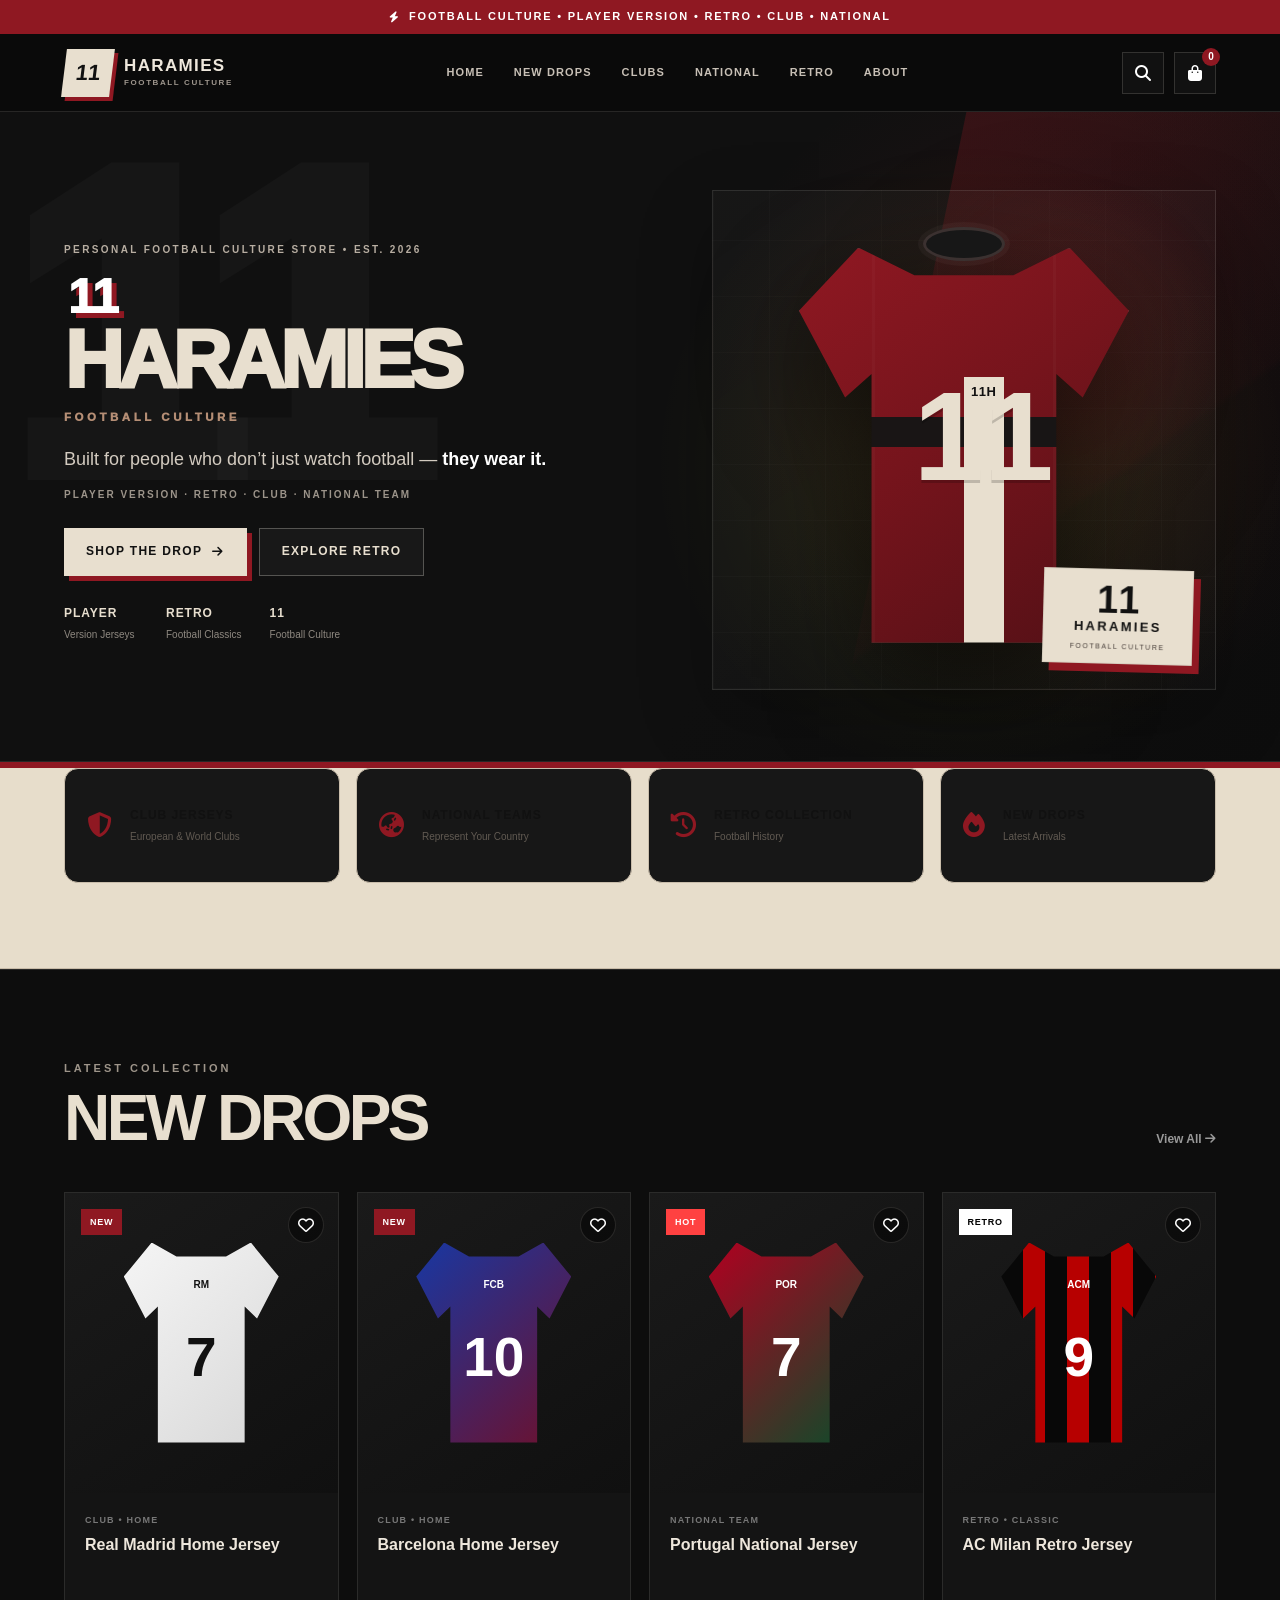
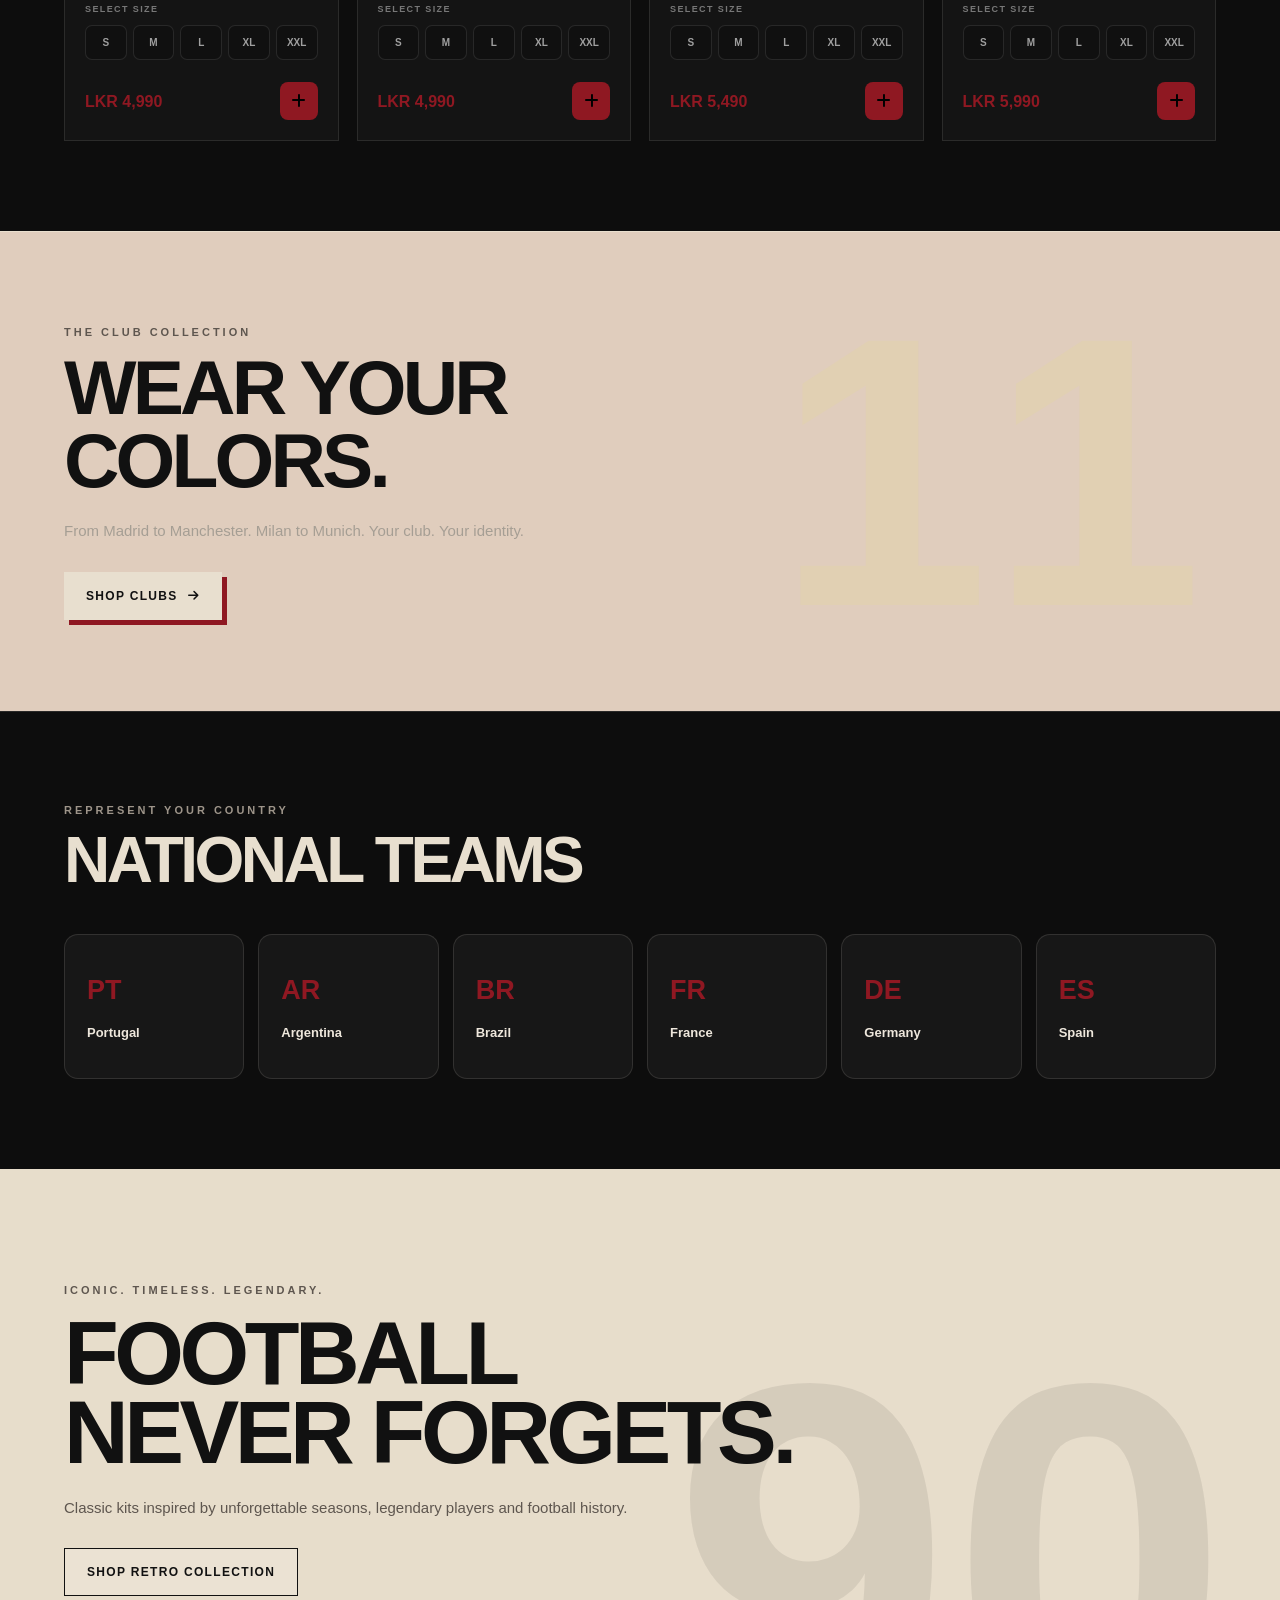
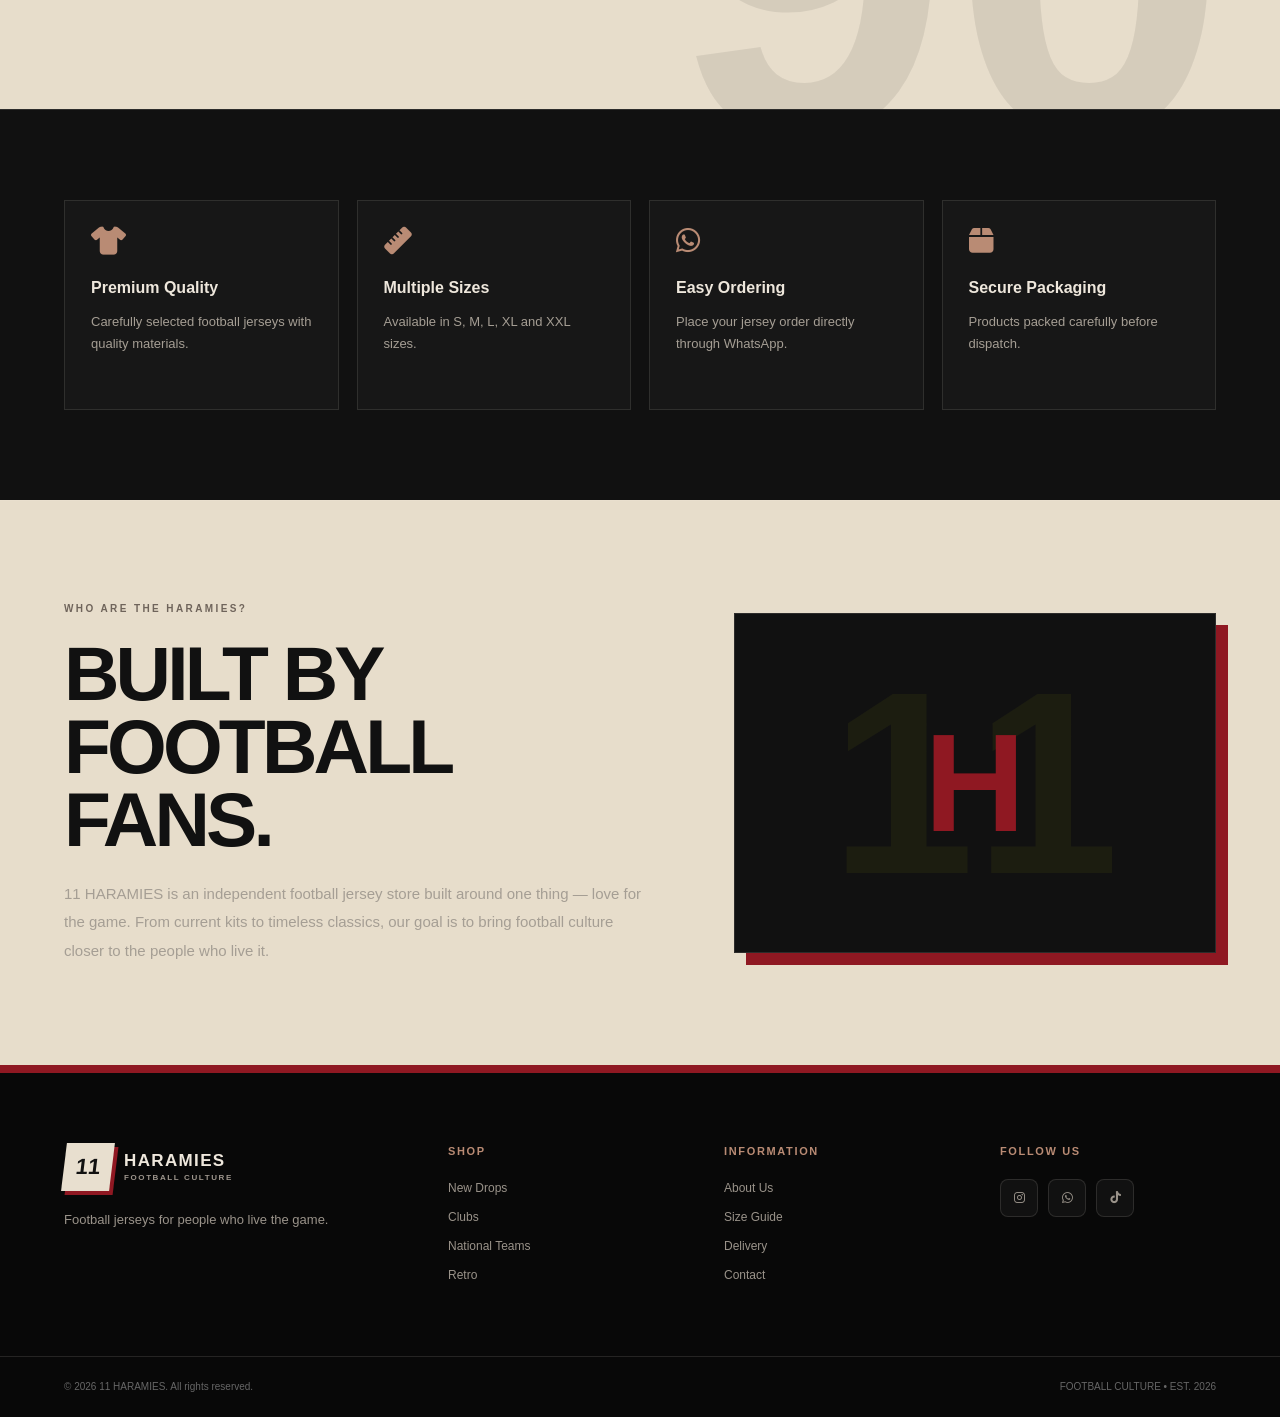
<file: 11-haramies/index.html>
<!DOCTYPE html>
<html lang="en">

<head>

    <meta charset="UTF-8">

    <meta
        name="viewport"
        content="width=device-width, initial-scale=1.0"
    >

    <title>11 HARAMIES | Football Jersey Store</title>

    <meta
        name="description"
        content="11 HARAMIES - Online football jersey store featuring club jerseys, national team jerseys, retro kits and football apparel."
    >

    <link
        rel="stylesheet"
        href="https://cdnjs.cloudflare.com/ajax/libs/font-awesome/6.5.2/css/all.min.css"
    >

    <link
        rel="stylesheet"
        href="style.css"
    >

</head>


<body>


    <!-- ================= ANNOUNCEMENT ================= -->

    <div class="announcement-bar">

        <p>
            <i class="fa-solid fa-bolt"></i>
            FOOTBALL CULTURE • PLAYER VERSION • RETRO • CLUB • NATIONAL
        </p>

    </div>



    <!-- ================= HEADER ================= -->

    <header class="shop-header">


        <a
            href="#home"
            class="brand-logo"
        >

            <span class="brand-number">
                11
            </span>

            <div class="brand-text">

                <strong>
                    HARAMIES
                </strong>

                <small>
                    FOOTBALL CULTURE
                </small>

            </div>

        </a>



        <nav
            class="shop-nav"
            id="shopNav"
        >

            <a href="#home">Home</a>

            <a href="#new">New Drops</a>

            <a href="#clubs">Clubs</a>

            <a href="#national">National</a>

            <a href="#retro">Retro</a>

            <a href="#about">About</a>

        </nav>



        <div class="header-actions">


            <button
                class="header-icon"
                id="searchButton"
                type="button"
                aria-label="Search"
            >

                <i class="fa-solid fa-magnifying-glass"></i>

            </button>


            <button
                class="header-icon cart-button"
                id="cartButton"
                type="button"
                aria-label="Shopping Cart"
            >

                <i class="fa-solid fa-bag-shopping"></i>

                <span
                    class="cart-count"
                    id="cartCount"
                >
                    0
                </span>

            </button>


            <button
                class="menu-button"
                id="menuButton"
                type="button"
                aria-label="Menu"
            >

                <i class="fa-solid fa-bars"></i>

            </button>


        </div>


    </header>



    <main>


        <!-- ================= HERO ================= -->

        <section
            class="hero"
            id="home"
        >


            <div class="hero-content">

                <p class="eyebrow">
                    PERSONAL FOOTBALL CULTURE STORE • EST. 2026
                </p>

                <h1>
                    <span class="hero-eleven">11</span>
                    HARAMIES
                    <span class="hero-culture">FOOTBALL CULTURE</span>
                </h1>

                <p class="hero-description hero-manifesto">
                    Built for people who don’t just watch football — <strong>they wear it.</strong>
                    <span>Player Version · Retro · Club · National Team</span>
                </p>

                <div class="hero-buttons">
                    <a href="#new" class="primary-button">
                        SHOP THE DROP
                        <i class="fa-solid fa-arrow-right"></i>
                    </a>
                    <a href="#retro" class="secondary-button">
                        EXPLORE RETRO
                    </a>
                </div>

                <div class="hero-stats">
                    <div><strong>PLAYER</strong><span>Version Jerseys</span></div>
                    <div><strong>RETRO</strong><span>Football Classics</span></div>
                    <div><strong>11</strong><span>Football Culture</span></div>
                </div>

            </div>


            <!-- ================= HERO VISUAL ================= -->

            <div class="hero-visual">


                <div class="hero-badge">

                    <span>
                        11
                    </span>

                    <strong>
                        HARAMIES
                    </strong>

                    <small>
                        FOOTBALL CULTURE
                    </small>

                </div>


                <div class="jersey-display">


                    <div class="jersey-neck"></div>


                    <div class="jersey-shirt">


                        <span class="shirt-logo">
                            11H
                        </span>


                        <div class="shirt-number">
                            11
                        </div>


                    </div>


                </div>


            </div>


        </section>



        <!-- ================= CATEGORY STRIP ================= -->

        <section class="category-strip">


            <a href="#clubs">

                <i class="fa-solid fa-shield-halved"></i>

                <div>

                    <strong>
                        CLUB JERSEYS
                    </strong>

                    <span>
                        European & World Clubs
                    </span>

                </div>

            </a>


            <a href="#national">

                <i class="fa-solid fa-earth-asia"></i>

                <div>

                    <strong>
                        NATIONAL TEAMS
                    </strong>

                    <span>
                        Represent Your Country
                    </span>

                </div>

            </a>


            <a href="#retro">

                <i class="fa-solid fa-clock-rotate-left"></i>

                <div>

                    <strong>
                        RETRO COLLECTION
                    </strong>

                    <span>
                        Football History
                    </span>

                </div>

            </a>


            <a href="#new">

                <i class="fa-solid fa-fire"></i>

                <div>

                    <strong>
                        NEW DROPS
                    </strong>

                    <span>
                        Latest Arrivals
                    </span>

                </div>

            </a>


        </section>



        <!-- ================= PRODUCTS ================= -->

        <section
            class="products-section"
            id="new"
        >


            <div class="section-header">


                <div>

                    <p>
                        LATEST COLLECTION
                    </p>

                    <h2>
                        New Drops
                    </h2>

                </div>


                <a href="#new">

                    View All

                    <i class="fa-solid fa-arrow-right"></i>

                </a>


            </div>



            <div class="product-grid">


                <!-- PRODUCT 01 -->

                <article
                    class="product-card"
                    data-name="Real Madrid Home Jersey"
                    data-price="4990"
                >


                    <div class="product-image">


                        <span class="product-badge">
                            NEW
                        </span>


                        <div class="jersey-mini white-jersey">

                            <span>
                                RM
                            </span>

                            <strong>
                                7
                            </strong>

                        </div>


                        <button
                            class="wishlist-button"
                            type="button"
                            aria-label="Add to Wishlist"
                        >

                            <i class="fa-regular fa-heart"></i>

                        </button>


                    </div>



                    <div class="product-details">


                        <span class="product-category">
                            CLUB • HOME
                        </span>


                        <h3>
                            Real Madrid Home Jersey
                        </h3>


                        <div class="size-area">


                            <span class="size-label">
                                SELECT SIZE
                            </span>


                            <div class="size-selector">

                                <button class="size-option" type="button" data-size="S">S</button>

                                <button class="size-option" type="button" data-size="M">M</button>

                                <button class="size-option" type="button" data-size="L">L</button>

                                <button class="size-option" type="button" data-size="XL">XL</button>

                                <button class="size-option" type="button" data-size="XXL">XXL</button>

                            </div>


                        </div>



                        <div class="product-bottom">


                            <strong>
                                LKR 4,990
                            </strong>


                            <button
                                class="add-cart"
                                type="button"
                                data-name="Real Madrid Home Jersey"
                                data-price="4990"
                            >

                                <i class="fa-solid fa-plus"></i>

                            </button>


                        </div>


                    </div>


                </article>



                <!-- PRODUCT 02 -->

                <article
                    class="product-card"
                    data-name="Barcelona Home Jersey"
                    data-price="4990"
                >


                    <div class="product-image">


                        <span class="product-badge">
                            NEW
                        </span>


                        <div class="jersey-mini blue-jersey">

                            <span>
                                FCB
                            </span>

                            <strong>
                                10
                            </strong>

                        </div>


                        <button
                            class="wishlist-button"
                            type="button"
                            aria-label="Add to Wishlist"
                        >

                            <i class="fa-regular fa-heart"></i>

                        </button>


                    </div>



                    <div class="product-details">


                        <span class="product-category">
                            CLUB • HOME
                        </span>


                        <h3>
                            Barcelona Home Jersey
                        </h3>


                        <div class="size-area">


                            <span class="size-label">
                                SELECT SIZE
                            </span>


                            <div class="size-selector">

                                <button class="size-option" type="button" data-size="S">S</button>

                                <button class="size-option" type="button" data-size="M">M</button>

                                <button class="size-option" type="button" data-size="L">L</button>

                                <button class="size-option" type="button" data-size="XL">XL</button>

                                <button class="size-option" type="button" data-size="XXL">XXL</button>

                            </div>


                        </div>



                        <div class="product-bottom">


                            <strong>
                                LKR 4,990
                            </strong>


                            <button
                                class="add-cart"
                                type="button"
                                data-name="Barcelona Home Jersey"
                                data-price="4990"
                            >

                                <i class="fa-solid fa-plus"></i>

                            </button>


                        </div>


                    </div>


                </article>



                <!-- PRODUCT 03 -->

                <article
                    class="product-card"
                    data-name="Portugal National Jersey"
                    data-price="5490"
                >


                    <div class="product-image">


                        <span class="product-badge hot">
                            HOT
                        </span>


                        <div class="jersey-mini red-jersey">

                            <span>
                                POR
                            </span>

                            <strong>
                                7
                            </strong>

                        </div>


                        <button
                            class="wishlist-button"
                            type="button"
                            aria-label="Add to Wishlist"
                        >

                            <i class="fa-regular fa-heart"></i>

                        </button>


                    </div>



                    <div class="product-details">


                        <span class="product-category">
                            NATIONAL TEAM
                        </span>


                        <h3>
                            Portugal National Jersey
                        </h3>


                        <div class="size-area">


                            <span class="size-label">
                                SELECT SIZE
                            </span>


                            <div class="size-selector">

                                <button class="size-option" type="button" data-size="S">S</button>

                                <button class="size-option" type="button" data-size="M">M</button>

                                <button class="size-option" type="button" data-size="L">L</button>

                                <button class="size-option" type="button" data-size="XL">XL</button>

                                <button class="size-option" type="button" data-size="XXL">XXL</button>

                            </div>


                        </div>



                        <div class="product-bottom">


                            <strong>
                                LKR 5,490
                            </strong>


                            <button
                                class="add-cart"
                                type="button"
                                data-name="Portugal National Jersey"
                                data-price="5490"
                            >

                                <i class="fa-solid fa-plus"></i>

                            </button>


                        </div>


                    </div>


                </article>



                <!-- PRODUCT 04 -->

                <article
                    class="product-card"
                    data-name="AC Milan Retro Jersey"
                    data-price="5990"
                >


                    <div class="product-image">


                        <span class="product-badge retro">
                            RETRO
                        </span>


                        <div class="jersey-mini black-jersey">

                            <span>
                                ACM
                            </span>

                            <strong>
                                9
                            </strong>

                        </div>


                        <button
                            class="wishlist-button"
                            type="button"
                            aria-label="Add to Wishlist"
                        >

                            <i class="fa-regular fa-heart"></i>

                        </button>


                    </div>



                    <div class="product-details">


                        <span class="product-category">
                            RETRO • CLASSIC
                        </span>


                        <h3>
                            AC Milan Retro Jersey
                        </h3>


                        <div class="size-area">


                            <span class="size-label">
                                SELECT SIZE
                            </span>


                            <div class="size-selector">

                                <button class="size-option" type="button" data-size="S">S</button>

                                <button class="size-option" type="button" data-size="M">M</button>

                                <button class="size-option" type="button" data-size="L">L</button>

                                <button class="size-option" type="button" data-size="XL">XL</button>

                                <button class="size-option" type="button" data-size="XXL">XXL</button>

                            </div>


                        </div>



                        <div class="product-bottom">


                            <strong>
                                LKR 5,990
                            </strong>


                            <button
                                class="add-cart"
                                type="button"
                                data-name="AC Milan Retro Jersey"
                                data-price="5990"
                            >

                                <i class="fa-solid fa-plus"></i>

                            </button>


                        </div>


                    </div>


                </article>


            </div>


        </section>



        <!-- ================= CLUBS ================= -->

        <section
            class="collection-banner"
            id="clubs"
        >


            <div class="collection-content">


                <p>
                    THE CLUB COLLECTION
                </p>


                <h2>
                    WEAR YOUR COLORS.
                </h2>


                <span>

                    From Madrid to Manchester.
                    Milan to Munich.
                    Your club. Your identity.

                </span>


                <a
                    href="#new"
                    class="primary-button"
                >

                    SHOP CLUBS

                    <i class="fa-solid fa-arrow-right"></i>

                </a>


            </div>


            <div class="collection-number">
                11
            </div>


        </section>



        <!-- ================= NATIONAL ================= -->

        <section
            class="products-section alt-section"
            id="national"
        >


            <div class="section-header">


                <div>

                    <p>
                        REPRESENT YOUR COUNTRY
                    </p>

                    <h2>
                        National Teams
                    </h2>

                </div>


            </div>



            <div class="national-grid">


                <a href="#new" class="country-card">

                    <span>PT</span>

                    <strong>Portugal</strong>

                </a>


                <a href="#new" class="country-card">

                    <span>AR</span>

                    <strong>Argentina</strong>

                </a>


                <a href="#new" class="country-card">

                    <span>BR</span>

                    <strong>Brazil</strong>

                </a>


                <a href="#new" class="country-card">

                    <span>FR</span>

                    <strong>France</strong>

                </a>


                <a href="#new" class="country-card">

                    <span>DE</span>

                    <strong>Germany</strong>

                </a>


                <a href="#new" class="country-card">

                    <span>ES</span>

                    <strong>Spain</strong>

                </a>


            </div>


        </section>



        <!-- ================= RETRO ================= -->

        <section
            class="retro-section"
            id="retro"
        >


            <div class="retro-content">


                <p>
                    ICONIC. TIMELESS. LEGENDARY.
                </p>


                <h2>

                    FOOTBALL

                    <span>
                        NEVER FORGETS.
                    </span>

                </h2>


                <p class="retro-description">

                    Classic kits inspired by unforgettable seasons,
                    legendary players and football history.

                </p>


                <a
                    href="#new"
                    class="secondary-button light-button"
                >

                    SHOP RETRO COLLECTION

                </a>


            </div>


        </section>



        <!-- ================= TRUST ================= -->

        <section class="trust-section">


            <div class="trust-card">

                <i class="fa-solid fa-shirt"></i>

                <h3>
                    Premium Quality
                </h3>

                <p>
                    Carefully selected football jerseys with quality materials.
                </p>

            </div>


            <div class="trust-card">

                <i class="fa-solid fa-ruler"></i>

                <h3>
                    Multiple Sizes
                </h3>

                <p>
                    Available in S, M, L, XL and XXL sizes.
                </p>

            </div>


            <div class="trust-card">

                <i class="fa-brands fa-whatsapp"></i>

                <h3>
                    Easy Ordering
                </h3>

                <p>
                    Place your jersey order directly through WhatsApp.
                </p>

            </div>


            <div class="trust-card">

                <i class="fa-solid fa-box"></i>

                <h3>
                    Secure Packaging
                </h3>

                <p>
                    Products packed carefully before dispatch.
                </p>

            </div>


        </section>



        <!-- ================= ABOUT ================= -->

        <section
            class="about-section"
            id="about"
        >


            <div>


                <p class="eyebrow">
                    WHO ARE THE HARAMIES?
                </p>


                <h2>
                    BUILT BY FOOTBALL FANS.
                </h2>


                <p>

                    11 HARAMIES is an independent football jersey store
                    built around one thing — love for the game.

                    From current kits to timeless classics, our goal is to
                    bring football culture closer to the people who live it.

                </p>


            </div>


            <div class="about-mark">

                <span>
                    11
                </span>

                <strong>
                    H
                </strong>

            </div>


        </section>


    </main>



    <!-- ================= FOOTER ================= -->

    <footer class="shop-footer">


        <div class="footer-main">


            <div class="footer-brand">


                <a
                    href="#home"
                    class="brand-logo"
                >

                    <span class="brand-number">
                        11
                    </span>

                    <div class="brand-text">

                        <strong>
                            HARAMIES
                        </strong>

                        <small>
                            FOOTBALL CULTURE
                        </small>

                    </div>

                </a>


                <p>

                    Football jerseys for people
                    who live the game.

                </p>


            </div>



            <div class="footer-column">

                <h4>
                    SHOP
                </h4>

                <a href="#new">New Drops</a>

                <a href="#clubs">Clubs</a>

                <a href="#national">National Teams</a>

                <a href="#retro">Retro</a>

            </div>



            <div class="footer-column">

                <h4>
                    INFORMATION
                </h4>

                <a href="#about">About Us</a>

                <a href="#new">Size Guide</a>

                <a href="#about">Delivery</a>

                <a
                    href="https://wa.me/94752334766"
                    target="_blank"
                    rel="noopener noreferrer"
                >
                    Contact
                </a>

            </div>



            <div class="footer-column">

                <h4>
                    FOLLOW US
                </h4>


                <div class="footer-socials">


                    <a
                        href="#"
                        aria-label="Instagram"
                    >

                        <i class="fa-brands fa-instagram"></i>

                    </a>


                    <a
                        href="https://wa.me/94752334766"
                        target="_blank"
                        rel="noopener noreferrer"
                        aria-label="WhatsApp"
                    >

                        <i class="fa-brands fa-whatsapp"></i>

                    </a>


                    <a
                        href="#"
                        aria-label="TikTok"
                    >

                        <i class="fa-brands fa-tiktok"></i>

                    </a>


                </div>


            </div>


        </div>



        <div class="footer-bottom">

            <p>
                © 2026 11 HARAMIES. All rights reserved.
            </p>

            <span>
                FOOTBALL CULTURE • EST. 2026
            </span>

        </div>


    </footer>



    <!-- ================= CART OVERLAY ================= -->

    <div
        class="cart-overlay"
        id="cartOverlay"
    ></div>



    <!-- ================= CART DRAWER ================= -->

    <aside
        class="cart-drawer"
        id="cartDrawer"
    >


        <div class="cart-header">


            <div>

                <span>
                    YOUR BAG
                </span>

                <h2>
                    Shopping Cart
                </h2>

            </div>


            <button
                id="closeCart"
                type="button"
                aria-label="Close Cart"
            >

                <i class="fa-solid fa-xmark"></i>

            </button>


        </div>



        <div
            class="cart-items"
            id="cartItems"
        >


            <div class="empty-cart">

                <i class="fa-solid fa-bag-shopping"></i>

                <p>
                    Your bag is empty.
                </p>

                <span>
                    Choose a jersey, select your size and start your order.
                </span>

            </div>


        </div>



        <div class="cart-footer">


            <div class="cart-total">

                <span>
                    TOTAL
                </span>

                <strong id="cartTotal">
                    LKR 0
                </strong>

            </div>


            <button
                class="checkout-button"
                id="checkoutButton"
                type="button"
            >

                <i class="fa-brands fa-whatsapp"></i>

                CONTINUE ORDER

            </button>


        </div>


    </aside>



    <!-- =====================================================
         CUSTOMER CHECKOUT MODAL
         ===================================================== -->

    <div
        class="checkout-overlay"
        id="checkoutOverlay"
    ></div>


    <div
        class="checkout-modal"
        id="checkoutModal"
        role="dialog"
        aria-modal="true"
        aria-labelledby="checkoutTitle"
    >


        <div class="checkout-modal-header">


            <div>

                <span>
                    FINAL STEP
                </span>

                <h2 id="checkoutTitle">
                    Delivery Details
                </h2>

            </div>


            <button
                id="closeCheckout"
                type="button"
                aria-label="Close checkout"
            >

                <i class="fa-solid fa-xmark"></i>

            </button>


        </div>



        <form
            class="checkout-form"
            id="checkoutForm"
        >


            <!-- NAME -->

            <div class="form-group">


                <label for="customerName">

                    <i class="fa-solid fa-user"></i>

                    Full Name

                </label>


                <input
                    type="text"
                    id="customerName"
                    name="customerName"
                    placeholder="Enter your full name"
                    autocomplete="name"
                    required
                >


            </div>



            <!-- PHONE -->

            <div class="form-group">


                <label for="customerPhone">

                    <i class="fa-solid fa-phone"></i>

                    Phone Number

                </label>


                <input
                    type="tel"
                    id="customerPhone"
                    name="customerPhone"
                    placeholder="Example: 0771234567"
                    autocomplete="tel"
                    required
                >


            </div>



            <!-- CITY -->

            <div class="form-group">


                <label for="customerCity">

                    <i class="fa-solid fa-city"></i>

                    City

                </label>


                <input
                    type="text"
                    id="customerCity"
                    name="customerCity"
                    placeholder="Enter your city"
                    autocomplete="address-level2"
                    required
                >


            </div>



            <!-- ADDRESS -->

            <div class="form-group full-width">


                <label for="customerAddress">

                    <i class="fa-solid fa-location-dot"></i>

                    Delivery Address

                </label>


                <textarea
                    id="customerAddress"
                    name="customerAddress"
                    rows="3"
                    placeholder="House number, street, area and postal details"
                    autocomplete="street-address"
                    required
                ></textarea>


            </div>



            <!-- OPTIONAL NOTE -->

            <div class="form-group full-width">


                <label for="customerNote">

                    <i class="fa-solid fa-message"></i>

                    Order Note

                    <span>
                        OPTIONAL
                    </span>

                </label>


                <textarea
                    id="customerNote"
                    name="customerNote"
                    rows="2"
                    placeholder="Player name, jersey number or other request"
                ></textarea>


            </div>



            <!-- CHECKOUT SUMMARY -->

            <div class="checkout-summary full-width">


                <div>

                    <span>
                        ORDER TOTAL
                    </span>

                    <strong id="checkoutTotal">
                        LKR 0
                    </strong>

                </div>


                <small>

                    Your name, phone, city, delivery address and order are sent to 11 HARAMIES to process your order. WhatsApp opens next for confirmation.

                </small>


            </div>



            <!-- SUBMIT -->

            <button
                class="place-order-button full-width"
                type="submit"
            >

                <i class="fa-brands fa-whatsapp"></i>

                SEND ORDER TO WHATSAPP

            </button>


        </form>


    </div>



    <!-- ================= JAVASCRIPT ================= -->

    <script src="script.js"></script>


</body>

</html>
</file>
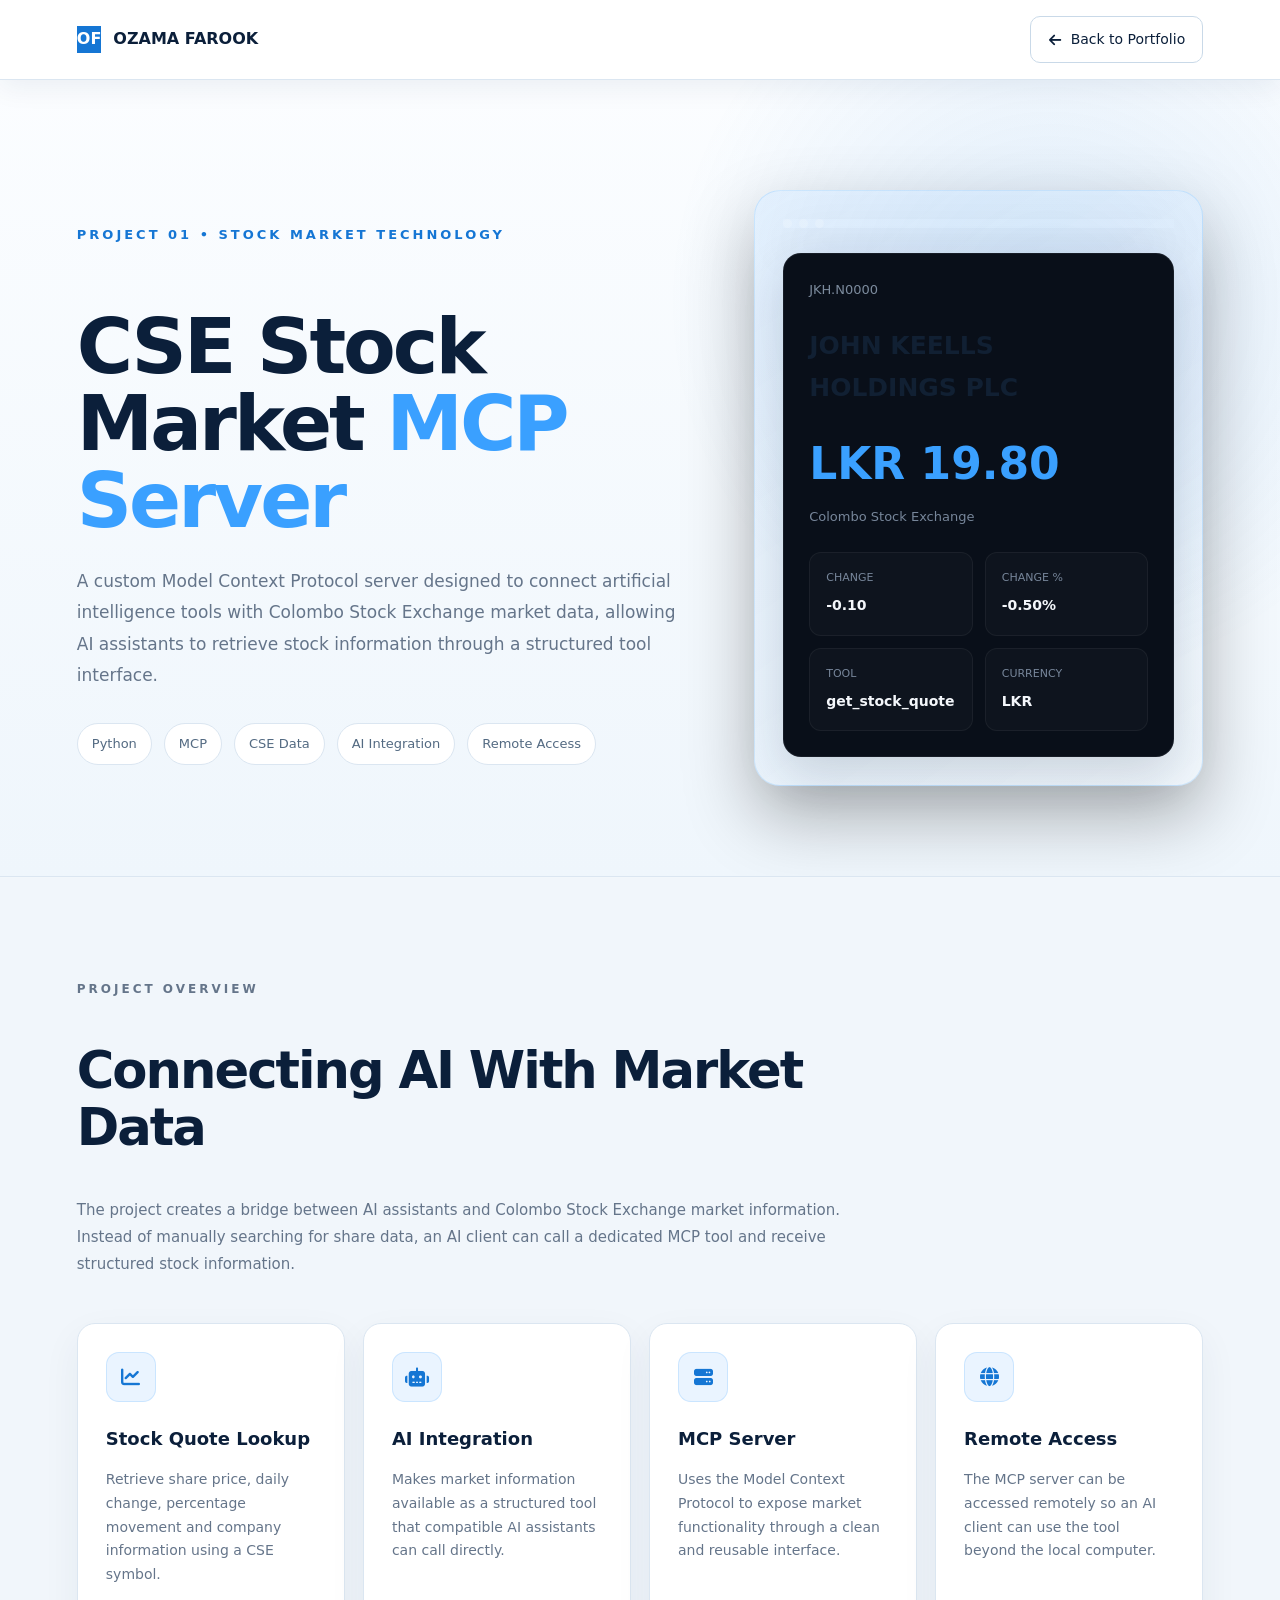
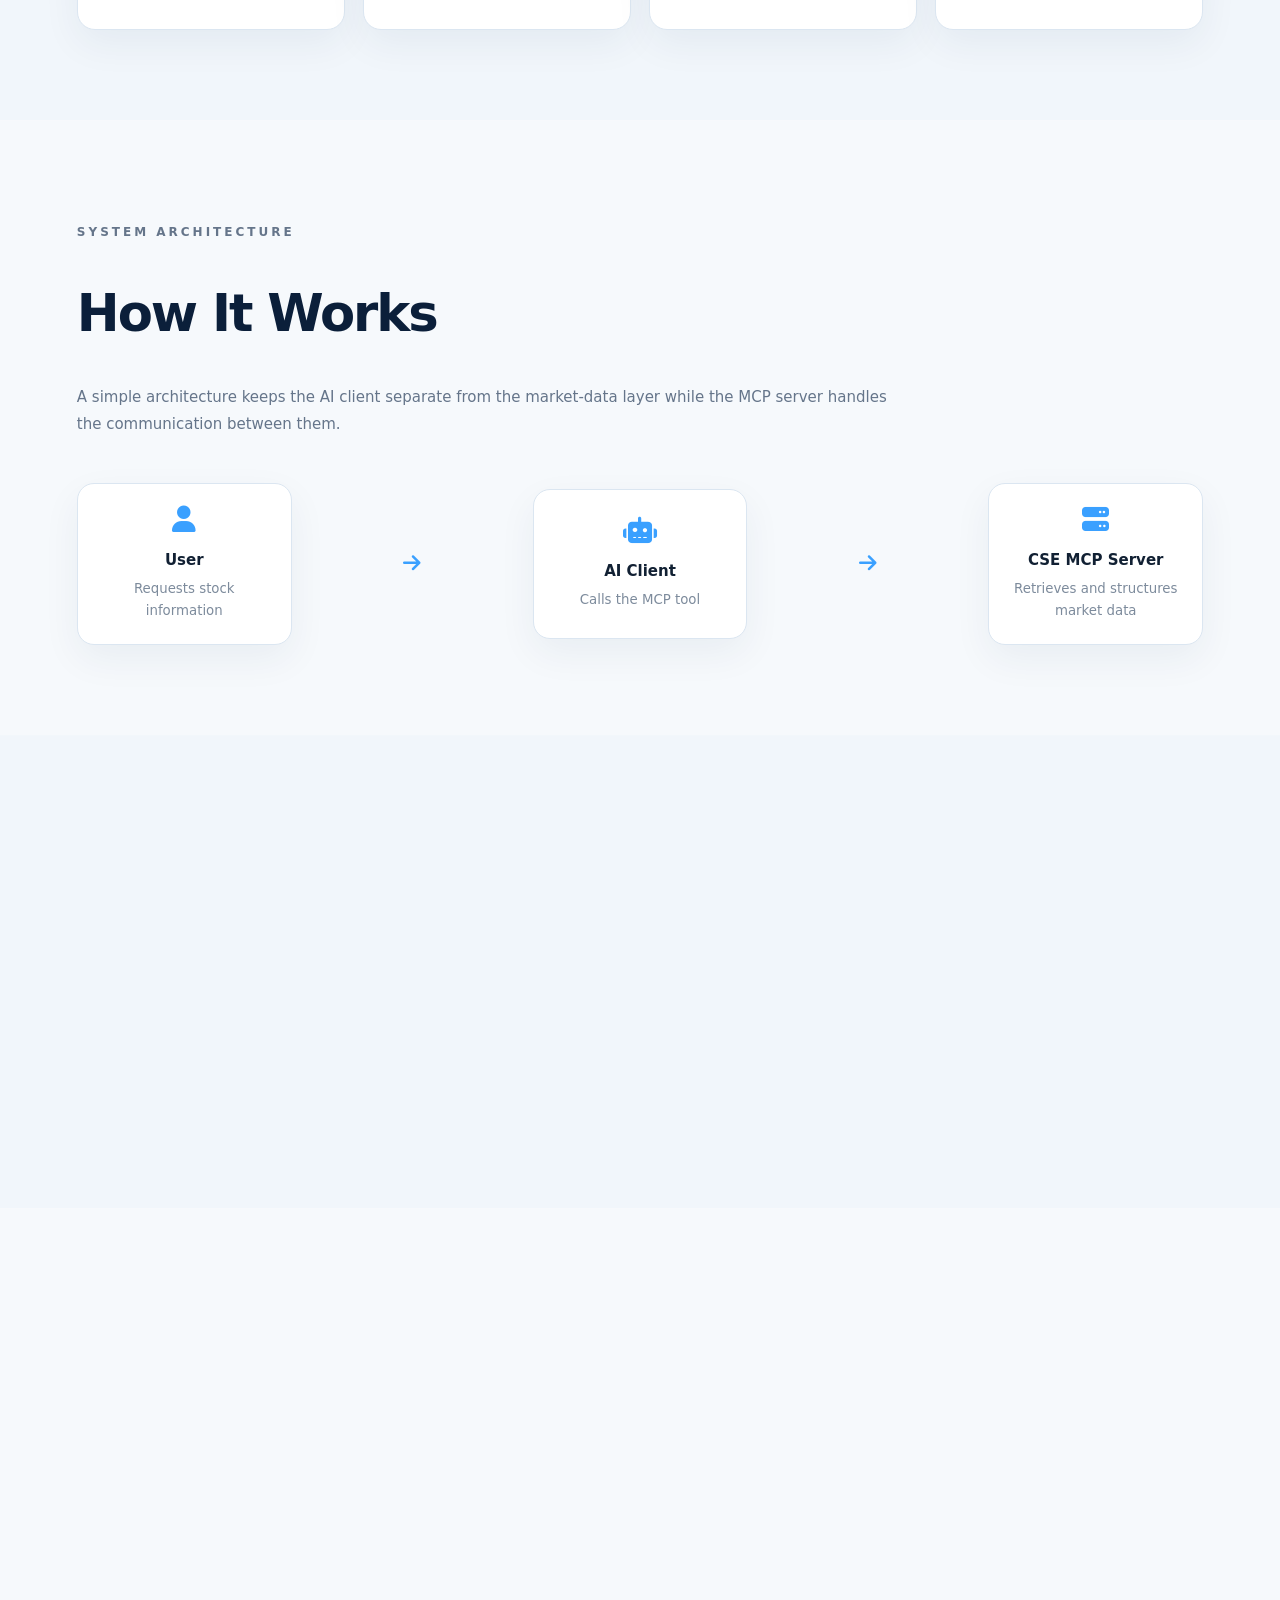
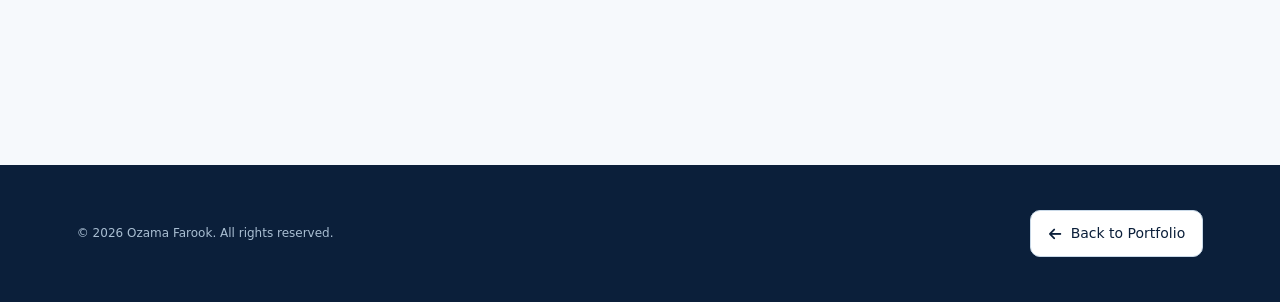
<file: projects/cse-mcp.html>
<!DOCTYPE html>
<html lang="en">

<head>

    <meta charset="UTF-8">

    <meta
        name="viewport"
        content="width=device-width, initial-scale=1.0"
    >

    <title>
        CSE Stock Market MCP Server | Ozama Farook
    </title>

    <meta name="description" content="CSE Stock Market MCP Server by Ozama Farook, connecting Colombo Stock Exchange market data with AI tools through the Model Context Protocol.">

    <link rel="canonical" href="https://ozamafarook.github.io/projects/cse-mcp.html">

    <meta property="og:title" content="CSE Stock Market MCP Server | Ozama Farook">
    <meta property="og:description" content="CSE Stock Market MCP Server by Ozama Farook, connecting Colombo Stock Exchange market data with AI tools through the Model Context Protocol.">
    <meta property="og:type" content="website">
    <meta property="og:url" content="https://ozamafarook.github.io/projects/cse-mcp.html">
    <meta property="og:image" content="https://ozamafarook.github.io/images/ozama-profile.png">
    <meta property="og:site_name" content="Ozama Farook">

    <meta name="twitter:card" content="summary_large_image">
    <meta name="twitter:title" content="CSE Stock Market MCP Server | Ozama Farook">
    <meta name="twitter:description" content="CSE Stock Market MCP Server by Ozama Farook, connecting Colombo Stock Exchange market data with AI tools through the Model Context Protocol.">
    <meta name="twitter:image" content="https://ozamafarook.github.io/images/ozama-profile.png">

    <!-- FONT AWESOME -->
    <link
        rel="stylesheet"
        href="https://cdnjs.cloudflare.com/ajax/libs/font-awesome/6.5.2/css/all.min.css"
    >

    <!-- MAIN WEBSITE CSS -->
    <link
        rel="stylesheet"
        href="../style.css"
    >


    <!-- PROJECT PAGE STYLES -->
    <style>

        body {
            background: #070b12;
        }


        /* ================= PROJECT HEADER ================= */

        .project-header {
            width: 100%;
            min-height: 80px;

            padding: 0 clamp(24px, 6vw, 110px);

            display: flex;
            align-items: center;
            justify-content: space-between;

            position: sticky;
            top: 0;
            z-index: 1000;

            background: rgba(7, 11, 18, 0.96);

            backdrop-filter: blur(15px);

            border-bottom: 1px solid rgba(255,255,255,0.06);
        }


        .project-logo {
            display: flex;
            align-items: center;
            gap: 12px;

            font-weight: 700;
        }


        .back-btn {
            display: inline-flex;
            align-items: center;
            gap: 9px;

            padding: 11px 17px;

            border-radius: 10px;

            border: 1px solid rgba(58,160,255,0.35);

            color: #dcecff;

            font-size: 14px;

            transition: 0.25s ease;
        }


        .back-btn:hover {
            background: rgba(22,139,255,0.10);

            border-color: #3aa0ff;
        }



        /* ================= PROJECT HERO ================= */

        .project-hero {
            width: 100%;
            max-width: 1600px;

            margin: 0 auto;

            padding:
                110px
                clamp(24px, 6vw, 110px)
                90px;

            display: grid;

            grid-template-columns:
                minmax(0, 1.15fr)
                minmax(340px, 0.85fr);

            gap: 70px;

            align-items: center;
        }


        .project-label {
            color: #3aa0ff;

            font-size: 13px;
            font-weight: 700;

            letter-spacing: 3px;

            margin-bottom: 18px;
        }


        .project-hero h1 {
            font-size: clamp(52px, 6vw, 88px);

            line-height: 1;

            letter-spacing: -3px;

            margin-bottom: 26px;
        }


        .project-hero h1 span {
            color: #3aa0ff;
        }


        .project-intro {
            max-width: 760px;

            color: #96a4b6;

            font-size: 17px;

            line-height: 1.85;

            margin-bottom: 32px;
        }


        .project-meta {
            display: flex;
            flex-wrap: wrap;

            gap: 12px;
        }


        .project-meta span {
            padding: 9px 14px;

            border-radius: 999px;

            background: rgba(22,139,255,0.08);

            border: 1px solid rgba(58,160,255,0.18);

            color: #b9d9ff;

            font-size: 13px;
        }



        /* ================= DASHBOARD VISUAL ================= */

        .project-visual {
            min-height: 430px;

            padding: 28px;

            border-radius: 26px;

            background:
                linear-gradient(
                    145deg,
                    rgba(22,139,255,0.08),
                    rgba(255,255,255,0.015)
                );

            border: 1px solid rgba(58,160,255,0.18);

            box-shadow:
                0 30px 70px rgba(0,0,0,0.30);
        }


        .terminal-bar {
            display: flex;
            gap: 7px;

            margin-bottom: 25px;
        }


        .terminal-dot {
            width: 9px;
            height: 9px;

            border-radius: 50%;

            background: rgba(255,255,255,0.18);
        }


        .market-demo {
            padding: 25px;

            border-radius: 18px;

            background: #090f19;

            border: 1px solid rgba(255,255,255,0.06);
        }


        .market-symbol {
            color: #7c8b9d;

            font-size: 13px;

            margin-bottom: 7px;
        }


        .market-demo h3 {
            font-size: 25px;

            margin-bottom: 20px;
        }


        .market-price {
            color: #3aa0ff;

            font-size: 44px;
            font-weight: 700;

            margin-bottom: 5px;
        }


        .market-currency {
            color: #77869a;

            font-size: 13px;
        }


        .market-grid {
            margin-top: 25px;

            display: grid;

            grid-template-columns:
                repeat(2, minmax(0, 1fr));

            gap: 12px;
        }


        .market-stat {
            padding: 16px;

            border-radius: 12px;

            background: rgba(255,255,255,0.025);

            border: 1px solid rgba(255,255,255,0.05);
        }


        .market-stat span {
            display: block;

            color: #77869a;

            font-size: 11px;

            margin-bottom: 5px;
        }


        .market-stat strong {
            font-size: 14px;

            color: #f4f7fb;
        }



        /* ================= GENERAL PROJECT SECTIONS ================= */

        .project-section {
            width: 100%;
            max-width: 1600px;

            margin: 0 auto;

            padding:
                90px
                clamp(24px, 6vw, 110px);

            border-top: 1px solid rgba(255,255,255,0.05);
        }


        .project-section-heading {
            max-width: 820px;

            margin-bottom: 45px;
        }


        .project-section-heading p {
            color: #3aa0ff;

            font-size: 12px;
            font-weight: 700;

            letter-spacing: 3px;

            margin-bottom: 12px;
        }


        .project-section-heading h2 {
            font-size: clamp(36px, 4vw, 58px);

            line-height: 1.1;

            letter-spacing: -2px;
        }


        .project-section-heading .description {
            margin-top: 18px;

            color: #8f9baa;

            font-size: 15px;

            line-height: 1.8;
        }



        /* ================= FEATURES ================= */

        .feature-grid {
            display: grid;

            grid-template-columns:
                repeat(4, minmax(0, 1fr));

            gap: 18px;
        }


        .feature-card {
            min-height: 230px;

            padding: 28px;

            border-radius: 18px;

            background: #0d131d;

            border: 1px solid rgba(255,255,255,0.07);

            transition: 0.3s ease;
        }


        .feature-card:hover {
            transform: translateY(-5px);

            border-color: rgba(58,160,255,0.30);
        }


        .feature-icon {
            width: 50px;
            height: 50px;

            display: grid;
            place-items: center;

            border-radius: 13px;

            margin-bottom: 22px;

            background: rgba(22,139,255,0.10);

            border: 1px solid rgba(58,160,255,0.18);

            color: #3aa0ff;

            font-size: 19px;
        }


        .feature-card h3 {
            font-size: 18px;

            margin-bottom: 11px;
        }


        .feature-card p {
            color: #8f9baa;

            font-size: 14px;

            line-height: 1.7;
        }



        /* ================= ARCHITECTURE ================= */

        .architecture {
            display: grid;

            grid-template-columns:
                repeat(5, minmax(0, 1fr));

            gap: 13px;

            align-items: center;
        }


        .architecture-box {
            min-height: 150px;

            padding: 22px;

            border-radius: 17px;

            background: #0d131d;

            border: 1px solid rgba(255,255,255,0.07);

            display: flex;
            flex-direction: column;

            justify-content: center;
            align-items: center;

            text-align: center;
        }


        .architecture-box i {
            color: #3aa0ff;

            font-size: 27px;

            margin-bottom: 15px;
        }


        .architecture-box strong {
            font-size: 15px;

            margin-bottom: 5px;
        }


        .architecture-box small {
            color: #7d8b9c;
        }


        .architecture-arrow {
            text-align: center;

            color: #3aa0ff;

            font-size: 20px;
        }



        /* ================= TECH STACK ================= */

        .tech-grid {
            display: grid;

            grid-template-columns:
                repeat(5, minmax(0, 1fr));

            gap: 16px;
        }


        .tech-card {
            padding: 25px;

            border-radius: 17px;

            background: #0d131d;

            border: 1px solid rgba(255,255,255,0.07);

            text-align: center;
        }


        .tech-card i {
            color: #3aa0ff;

            font-size: 27px;

            margin-bottom: 13px;
        }


        .tech-card strong {
            display: block;

            font-size: 15px;
        }



        /* ================= STATUS ================= */

        .status-box {
            padding: 35px;

            border-radius: 20px;

            display: flex;
            align-items: center;

            gap: 22px;

            background:
                linear-gradient(
                    145deg,
                    rgba(22,139,255,0.09),
                    rgba(255,255,255,0.015)
                );

            border: 1px solid rgba(58,160,255,0.20);
        }


        .status-icon {
            width: 58px;
            height: 58px;

            min-width: 58px;

            display: grid;
            place-items: center;

            border-radius: 50%;

            background: rgba(22,139,255,0.12);

            color: #3aa0ff;

            font-size: 22px;
        }


        .status-box h3 {
            font-size: 21px;

            margin-bottom: 5px;
        }


        .status-box p {
            color: #8f9baa;

            font-size: 14px;

            line-height: 1.6;
        }



        /* ================= PROJECT FOOTER ================= */

        .project-footer {
            padding:
                45px
                clamp(24px, 6vw, 110px);

            display: flex;
            justify-content: space-between;
            align-items: center;

            gap: 20px;

            border-top: 1px solid rgba(255,255,255,0.05);

            background: #050911;
        }


        .project-footer p {
            color: #718093;

            font-size: 12px;
        }



        /* ================= RESPONSIVE ================= */

        @media (max-width: 1000px) {

            .project-hero {
                grid-template-columns: 1fr;
            }


            .feature-grid {
                grid-template-columns:
                    repeat(2, minmax(0, 1fr));
            }


            .tech-grid {
                grid-template-columns:
                    repeat(2, minmax(0, 1fr));
            }


            .architecture {
                grid-template-columns: 1fr;
            }


            .architecture-arrow {
                transform: rotate(90deg);
            }

        }


        @media (max-width: 650px) {

            .project-header {
                min-height: 70px;
            }


            .project-logo span:last-child {
                display: none;
            }


            .project-hero {
                padding-top: 70px;
            }


            .project-hero h1 {
                font-size: 48px;
            }


            .feature-grid {
                grid-template-columns: 1fr;
            }


            .tech-grid {
                grid-template-columns: 1fr;
            }


            .status-box {
                align-items: flex-start;
            }


            .project-footer {
                flex-direction: column;

                align-items: flex-start;
            }

        }

    </style>


    <link rel="stylesheet" href="project-light.css">
</head>


<body>


    <!-- ================= HEADER ================= -->

    <header class="project-header">


        <a
            href="../index.html"
            class="project-logo"
        >

            <span class="logo-mark">
                OF
            </span>

            <span>
                OZAMA FAROOK
            </span>

        </a>


        <a
            href="../index.html#portfolio"
            class="back-btn"
        >

            <i class="fa-solid fa-arrow-left"></i>

            Back to Portfolio

        </a>


    </header>



    <main>


        <!-- ================= HERO ================= -->

        <section class="project-hero">


            <div>


                <p class="project-label">
                    PROJECT 01 • STOCK MARKET TECHNOLOGY
                </p>


                <h1>

                    CSE Stock Market

                    <span>
                        MCP Server
                    </span>

                </h1>


                <p class="project-intro">

                    A custom Model Context Protocol server designed to connect
                    artificial intelligence tools with Colombo Stock Exchange
                    market data, allowing AI assistants to retrieve stock information
                    through a structured tool interface.

                </p>


                <div class="project-meta">

                    <span>
                        Python
                    </span>

                    <span>
                        MCP
                    </span>

                    <span>
                        CSE Data
                    </span>

                    <span>
                        AI Integration
                    </span>

                    <span>
                        Remote Access
                    </span>

                </div>


            </div>



            <!-- MARKET DEMO -->

            <div class="project-visual">


                <div class="terminal-bar">

                    <div class="terminal-dot"></div>
                    <div class="terminal-dot"></div>
                    <div class="terminal-dot"></div>

                </div>


                <div class="market-demo">


                    <div class="market-symbol">
                        JKH.N0000
                    </div>


                    <h3>
                        JOHN KEELLS HOLDINGS PLC
                    </h3>


                    <div class="market-price">
                        LKR 19.80
                    </div>


                    <div class="market-currency">
                        Colombo Stock Exchange
                    </div>


                    <div class="market-grid">


                        <div class="market-stat">

                            <span>
                                CHANGE
                            </span>

                            <strong>
                                -0.10
                            </strong>

                        </div>


                        <div class="market-stat">

                            <span>
                                CHANGE %
                            </span>

                            <strong>
                                -0.50%
                            </strong>

                        </div>


                        <div class="market-stat">

                            <span>
                                TOOL
                            </span>

                            <strong>
                                get_stock_quote
                            </strong>

                        </div>


                        <div class="market-stat">

                            <span>
                                CURRENCY
                            </span>

                            <strong>
                                LKR
                            </strong>

                        </div>


                    </div>


                </div>


            </div>


        </section>



        <!-- ================= OVERVIEW ================= -->

        <section class="project-section">


            <div class="project-section-heading">

                <p>
                    PROJECT OVERVIEW
                </p>

                <h2>
                    Connecting AI With Market Data
                </h2>

                <div class="description">

                    The project creates a bridge between AI assistants and
                    Colombo Stock Exchange market information. Instead of manually
                    searching for share data, an AI client can call a dedicated MCP
                    tool and receive structured stock information.

                </div>

            </div>



            <div class="feature-grid">


                <div class="feature-card">

                    <div class="feature-icon">

                        <i class="fa-solid fa-chart-line"></i>

                    </div>

                    <h3>
                        Stock Quote Lookup
                    </h3>

                    <p>
                        Retrieve share price, daily change, percentage movement
                        and company information using a CSE symbol.
                    </p>

                </div>



                <div class="feature-card">

                    <div class="feature-icon">

                        <i class="fa-solid fa-robot"></i>

                    </div>

                    <h3>
                        AI Integration
                    </h3>

                    <p>
                        Makes market information available as a structured tool
                        that compatible AI assistants can call directly.
                    </p>

                </div>



                <div class="feature-card">

                    <div class="feature-icon">

                        <i class="fa-solid fa-server"></i>

                    </div>

                    <h3>
                        MCP Server
                    </h3>

                    <p>
                        Uses the Model Context Protocol to expose market
                        functionality through a clean and reusable interface.
                    </p>

                </div>



                <div class="feature-card">

                    <div class="feature-icon">

                        <i class="fa-solid fa-globe"></i>

                    </div>

                    <h3>
                        Remote Access
                    </h3>

                    <p>
                        The MCP server can be accessed remotely so an AI client
                        can use the tool beyond the local computer.
                    </p>

                </div>


            </div>


        </section>



        <!-- ================= ARCHITECTURE ================= -->

        <section class="project-section">


            <div class="project-section-heading">

                <p>
                    SYSTEM ARCHITECTURE
                </p>

                <h2>
                    How It Works
                </h2>

                <div class="description">

                    A simple architecture keeps the AI client separate from
                    the market-data layer while the MCP server handles the
                    communication between them.

                </div>

            </div>



            <div class="architecture">


                <div class="architecture-box">

                    <i class="fa-solid fa-user"></i>

                    <strong>
                        User
                    </strong>

                    <small>
                        Requests stock information
                    </small>

                </div>


                <div class="architecture-arrow">

                    <i class="fa-solid fa-arrow-right"></i>

                </div>


                <div class="architecture-box">

                    <i class="fa-solid fa-robot"></i>

                    <strong>
                        AI Client
                    </strong>

                    <small>
                        Calls the MCP tool
                    </small>

                </div>


                <div class="architecture-arrow">

                    <i class="fa-solid fa-arrow-right"></i>

                </div>


                <div class="architecture-box">

                    <i class="fa-solid fa-server"></i>

                    <strong>
                        CSE MCP Server
                    </strong>

                    <small>
                        Retrieves and structures market data
                    </small>

                </div>


            </div>


        </section>



        <!-- ================= TECHNOLOGY ================= -->

        <section class="project-section">


            <div class="project-section-heading">

                <p>
                    TECHNOLOGY
                </p>

                <h2>
                    Technology Stack
                </h2>

            </div>



            <div class="tech-grid">


                <div class="tech-card">

                    <i class="fa-brands fa-python"></i>

                    <strong>
                        Python
                    </strong>

                </div>


                <div class="tech-card">

                    <i class="fa-solid fa-plug"></i>

                    <strong>
                        MCP SDK
                    </strong>

                </div>


                <div class="tech-card">

                    <i class="fa-solid fa-cloud-arrow-down"></i>

                    <strong>
                        HTTP Requests
                    </strong>

                </div>


                <div class="tech-card">

                    <i class="fa-solid fa-arrow-right-arrow-left"></i>

                    <strong>
                        Streamable HTTP
                    </strong>

                </div>


                <div class="tech-card">

                    <i class="fa-solid fa-globe"></i>

                    <strong>
                        Remote Access
                    </strong>

                </div>


            </div>


        </section>



        <!-- ================= STATUS ================= -->

        <section class="project-section">


            <div class="project-section-heading">

                <p>
                    PROJECT STATUS
                </p>

                <h2>
                    Working Prototype
                </h2>

            </div>


            <div class="status-box">


                <div class="status-icon">

                    <i class="fa-solid fa-check"></i>

                </div>


                <div>

                    <h3>
                        Successfully Connected
                    </h3>

                    <p>
                        The MCP server can retrieve Colombo Stock Exchange
                        quote information and provide it to a connected AI client
                        through the stock quote tool.
                    </p>

                </div>


            </div>


        </section>


    </main>



    <!-- ================= FOOTER ================= -->

    <footer class="project-footer">


        <p>
            © 2026 Ozama Farook. All rights reserved.
        </p>


        <a
            href="../index.html#portfolio"
            class="back-btn"
        >

            <i class="fa-solid fa-arrow-left"></i>

            Back to Portfolio

        </a>


    </footer>


</body>

</html>
</file>
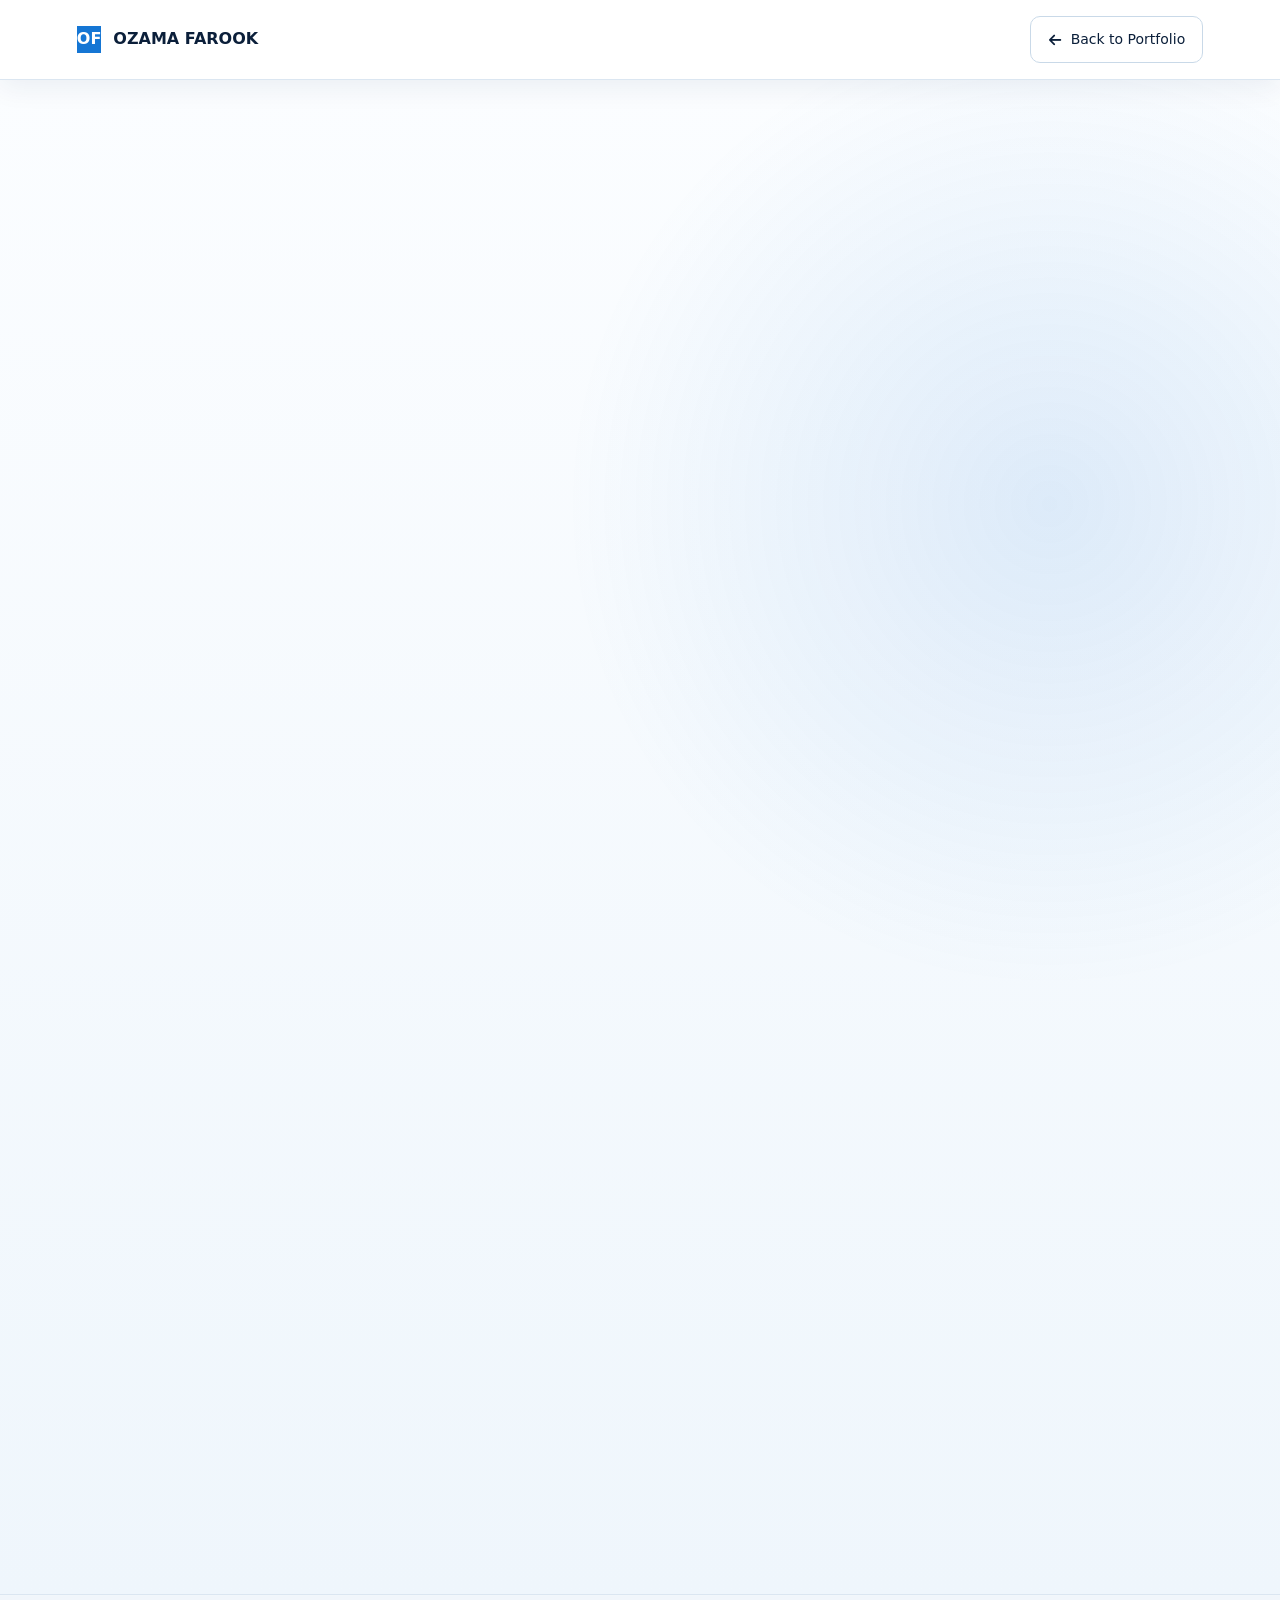
<file: projects/elv-cctv.html>
<!DOCTYPE html>
<html lang="en">

<head>

    <meta charset="UTF-8">

    <meta
        name="viewport"
        content="width=device-width, initial-scale=1.0"
    >

    <title>
        ELV / CCTV Project Portfolio | Ozama Farook
    </title>

    <meta name="description" content="ELV and CCTV project portfolio by Ozama Farook featuring CCTV layouts, KPOI planning, schematics, MOI-SSD documentation and AutoCAD drafting.">

    <link rel="canonical" href="https://ozamafarook.github.io/projects/elv-cctv.html">

    <meta property="og:title" content="ELV / CCTV Project Portfolio | Ozama Farook">
    <meta property="og:description" content="ELV and CCTV project portfolio by Ozama Farook featuring CCTV layouts, KPOI planning, schematics, MOI-SSD documentation and AutoCAD drafting.">
    <meta property="og:type" content="website">
    <meta property="og:url" content="https://ozamafarook.github.io/projects/elv-cctv.html">
    <meta property="og:image" content="https://ozamafarook.github.io/images/ozama-profile.png">
    <meta property="og:site_name" content="Ozama Farook">

    <meta name="twitter:card" content="summary_large_image">
    <meta name="twitter:title" content="ELV / CCTV Project Portfolio | Ozama Farook">
    <meta name="twitter:description" content="ELV and CCTV project portfolio by Ozama Farook featuring CCTV layouts, KPOI planning, schematics, MOI-SSD documentation and AutoCAD drafting.">
    <meta name="twitter:image" content="https://ozamafarook.github.io/images/ozama-profile.png">

    <!-- FONT AWESOME -->
    <link
        rel="stylesheet"
        href="https://cdnjs.cloudflare.com/ajax/libs/font-awesome/6.5.2/css/all.min.css"
    >

    <!-- MAIN WEBSITE CSS -->
    <link
        rel="stylesheet"
        href="../style.css"
    >


    <!-- PROJECT PAGE CSS -->
    <style>

        body {
            background: #070b12;
        }


        /* ================= HEADER ================= */

        .project-header {
            width: 100%;
            min-height: 80px;

            padding: 0 clamp(24px, 6vw, 110px);

            display: flex;
            align-items: center;
            justify-content: space-between;

            gap: 25px;

            position: sticky;
            top: 0;
            z-index: 1000;

            background: rgba(7, 11, 18, 0.97);

            backdrop-filter: blur(15px);

            border-bottom: 1px solid rgba(255,255,255,0.06);
        }


        .project-logo {
            display: flex;
            align-items: center;

            gap: 12px;

            font-weight: 700;
        }


        .back-btn {
            display: inline-flex;
            align-items: center;

            gap: 9px;

            padding: 11px 17px;

            border-radius: 10px;

            border: 1px solid rgba(58,160,255,0.35);

            color: #dcecff;

            font-size: 14px;

            transition: 0.25s ease;
        }


        .back-btn:hover {
            background: rgba(22,139,255,0.10);

            border-color: #3aa0ff;
        }



        /* ================= HERO ================= */

        .project-hero {
            width: 100%;
            max-width: 1600px;

            margin: 0 auto;

            padding:
                110px
                clamp(24px, 6vw, 110px)
                90px;

            display: grid;

            grid-template-columns:
                minmax(0, 1.08fr)
                minmax(340px, 0.92fr);

            gap: 70px;

            align-items: center;
        }


        .project-label {
            color: #3aa0ff;

            font-size: 13px;
            font-weight: 700;

            letter-spacing: 3px;

            margin-bottom: 18px;
        }


        .project-hero h1 {
            font-size: clamp(52px, 6vw, 88px);

            line-height: 0.98;

            letter-spacing: -3px;

            margin-bottom: 26px;
        }


        .project-hero h1 span {
            display: block;

            color: #3aa0ff;
        }


        .project-intro {
            max-width: 760px;

            color: #96a4b6;

            font-size: 17px;

            line-height: 1.85;

            margin-bottom: 32px;
        }


        .project-meta {
            display: flex;
            flex-wrap: wrap;

            gap: 11px;
        }


        .project-meta span {
            padding: 9px 14px;

            border-radius: 999px;

            background: rgba(22,139,255,0.08);

            border: 1px solid rgba(58,160,255,0.18);

            color: #b9d9ff;

            font-size: 13px;
        }



        /* ================= HERO TECHNICAL VISUAL ================= */

        .drawing-visual {
            min-height: 450px;

            padding: 27px;

            border-radius: 26px;

            background:
                linear-gradient(
                    145deg,
                    rgba(22,139,255,0.08),
                    rgba(255,255,255,0.012)
                );

            border: 1px solid rgba(58,160,255,0.20);

            box-shadow:
                0 30px 70px rgba(0,0,0,0.32);
        }


        .drawing-topbar {
            display: flex;
            align-items: center;
            justify-content: space-between;

            margin-bottom: 22px;
        }


        .drawing-dots {
            display: flex;

            gap: 7px;
        }


        .drawing-dot {
            width: 9px;
            height: 9px;

            border-radius: 50%;

            background: rgba(255,255,255,0.20);
        }


        .drawing-title {
            color: #75869b;

            font-size: 11px;

            letter-spacing: 1px;
        }


        .drawing-sheet {
            min-height: 350px;

            position: relative;

            overflow: hidden;

            padding: 24px;

            border-radius: 18px;

            background: #090f18;

            border: 1px solid rgba(255,255,255,0.06);
        }


        .drawing-grid {
            position: absolute;

            inset: 0;

            opacity: 0.23;

            background-image:
                linear-gradient(
                    rgba(58,160,255,0.12) 1px,
                    transparent 1px
                ),
                linear-gradient(
                    90deg,
                    rgba(58,160,255,0.12) 1px,
                    transparent 1px
                );

            background-size: 28px 28px;
        }


        .floor-plan {
            width: 100%;
            height: 250px;

            position: relative;
            z-index: 2;

            margin-bottom: 18px;

            border: 2px solid rgba(58,160,255,0.28);
        }


        .room {
            position: absolute;

            border: 1px solid rgba(255,255,255,0.20);

            color: #71839a;

            font-size: 10px;

            display: grid;
            place-items: center;
        }


        .room-a {
            left: 7%;
            top: 9%;

            width: 38%;
            height: 40%;
        }


        .room-b {
            right: 7%;
            top: 9%;

            width: 40%;
            height: 40%;
        }


        .room-c {
            left: 7%;
            bottom: 10%;

            width: 52%;
            height: 30%;
        }


        .room-d {
            right: 7%;
            bottom: 10%;

            width: 27%;
            height: 30%;
        }


        .camera {
            position: absolute;

            width: 28px;
            height: 28px;

            display: grid;
            place-items: center;

            border-radius: 50%;

            background: rgba(22,139,255,0.18);

            border: 1px solid rgba(58,160,255,0.40);

            color: #3aa0ff;

            z-index: 4;

            font-size: 11px;
        }


        .cam-1 {
            left: 12%;
            top: 18%;
        }


        .cam-2 {
            left: 47%;
            top: 14%;
        }


        .cam-3 {
            right: 13%;
            top: 34%;
        }


        .cam-4 {
            left: 24%;
            bottom: 13%;
        }


        .cam-5 {
            right: 19%;
            bottom: 14%;
        }


        .sheet-details {
            position: relative;
            z-index: 3;

            display: grid;

            grid-template-columns: 1fr 1fr;

            gap: 10px;
        }


        .sheet-info {
            padding: 11px;

            border-radius: 10px;

            background: rgba(255,255,255,0.025);

            border: 1px solid rgba(255,255,255,0.05);
        }


        .sheet-info span {
            display: block;

            color: #708197;

            font-size: 9px;

            margin-bottom: 3px;
        }


        .sheet-info strong {
            color: #dce7f5;

            font-size: 11px;
        }



        /* ================= GENERAL SECTIONS ================= */

        .project-section {
            width: 100%;
            max-width: 1600px;

            margin: 0 auto;

            padding:
                90px
                clamp(24px, 6vw, 110px);

            border-top: 1px solid rgba(255,255,255,0.05);
        }


        .project-section-heading {
            max-width: 830px;

            margin-bottom: 45px;
        }


        .project-section-heading > p {
            color: #3aa0ff;

            font-size: 12px;
            font-weight: 700;

            letter-spacing: 3px;

            margin-bottom: 12px;
        }


        .project-section-heading h2 {
            font-size: clamp(36px, 4vw, 58px);

            line-height: 1.1;

            letter-spacing: -2px;
        }


        .project-description {
            margin-top: 18px;

            color: #8f9baa;

            font-size: 15px;

            line-height: 1.8;
        }



        /* ================= SERVICES / CAPABILITIES ================= */

        .capability-grid {
            display: grid;

            grid-template-columns:
                repeat(4, minmax(0, 1fr));

            gap: 18px;
        }


        .capability-card {
            min-height: 250px;

            padding: 28px;

            border-radius: 18px;

            background: #0d131d;

            border: 1px solid rgba(255,255,255,0.07);

            transition: 0.3s ease;
        }


        .capability-card:hover {
            transform: translateY(-5px);

            border-color: rgba(58,160,255,0.34);
        }


        .capability-icon {
            width: 52px;
            height: 52px;

            display: grid;
            place-items: center;

            margin-bottom: 22px;

            border-radius: 14px;

            background: rgba(22,139,255,0.10);

            border: 1px solid rgba(58,160,255,0.18);

            color: #3aa0ff;

            font-size: 20px;
        }


        .capability-card h3 {
            font-size: 19px;

            margin-bottom: 11px;
        }


        .capability-card p {
            color: #8f9baa;

            font-size: 14px;

            line-height: 1.7;
        }



        /* ================= DESIGN SYSTEMS ================= */

        .systems-grid {
            display: grid;

            grid-template-columns:
                repeat(3, minmax(0, 1fr));

            gap: 18px;
        }


        .system-card {
            position: relative;

            min-height: 190px;

            padding: 28px;

            border-radius: 18px;

            overflow: hidden;

            background:
                linear-gradient(
                    145deg,
                    rgba(22,139,255,0.055),
                    rgba(255,255,255,0.012)
                );

            border: 1px solid rgba(58,160,255,0.13);
        }


        .system-number {
            position: absolute;

            top: 20px;
            right: 22px;

            color: rgba(58,160,255,0.42);

            font-size: 12px;
            font-weight: 700;
        }


        .system-card i {
            color: #3aa0ff;

            font-size: 27px;

            margin-bottom: 22px;
        }


        .system-card h3 {
            font-size: 19px;

            margin-bottom: 9px;
        }


        .system-card p {
            color: #8795a7;

            font-size: 13px;

            line-height: 1.7;
        }



        /* ================= WORKFLOW ================= */

        .workflow {
            display: grid;

            grid-template-columns:
                repeat(7, minmax(0, 1fr));

            gap: 12px;

            align-items: center;
        }


        .workflow-step {
            min-height: 170px;

            padding: 20px;

            display: flex;
            flex-direction: column;

            justify-content: center;
            align-items: center;

            text-align: center;

            border-radius: 16px;

            background: #0d131d;

            border: 1px solid rgba(255,255,255,0.07);
        }


        .workflow-step span {
            width: 37px;
            height: 37px;

            display: grid;
            place-items: center;

            margin-bottom: 14px;

            border-radius: 10px;

            background: rgba(22,139,255,0.10);

            color: #3aa0ff;

            font-size: 12px;
            font-weight: 700;
        }


        .workflow-step strong {
            font-size: 14px;

            margin-bottom: 5px;
        }


        .workflow-step small {
            color: #77879a;

            font-size: 11px;
        }


        .workflow-arrow {
            color: #3aa0ff;

            text-align: center;

            font-size: 18px;
        }



        /* ================= COMPLIANCE ================= */

        .compliance-layout {
            display: grid;

            grid-template-columns:
                minmax(0, 1fr)
                minmax(0, 1fr);

            gap: 22px;
        }


        .compliance-card {
            padding: 30px;

            border-radius: 20px;

            background: #0d131d;

            border: 1px solid rgba(255,255,255,0.07);
        }


        .compliance-card h3 {
            font-size: 22px;

            margin-bottom: 22px;
        }


        .check-list {
            display: grid;

            gap: 14px;
        }


        .check-item {
            display: flex;
            align-items: flex-start;

            gap: 13px;

            color: #98a6b6;

            font-size: 14px;

            line-height: 1.6;
        }


        .check-item i {
            width: 25px;
            height: 25px;

            min-width: 25px;

            display: grid;
            place-items: center;

            margin-top: 1px;

            border-radius: 50%;

            background: rgba(22,139,255,0.10);

            color: #3aa0ff;

            font-size: 10px;
        }



        /* ================= DELIVERABLES ================= */

        .deliverable-grid {
            display: grid;

            grid-template-columns:
                repeat(4, minmax(0, 1fr));

            gap: 16px;
        }


        .deliverable-card {
            padding: 25px;

            border-radius: 17px;

            background: #0d131d;

            border: 1px solid rgba(255,255,255,0.07);

            text-align: center;
        }


        .deliverable-card i {
            color: #3aa0ff;

            font-size: 27px;

            margin-bottom: 14px;
        }


        .deliverable-card strong {
            display: block;

            font-size: 15px;

            margin-bottom: 5px;
        }


        .deliverable-card small {
            color: #748396;

            font-size: 11px;
        }



        /* ================= SOFTWARE ================= */

        .software-grid {
            display: grid;

            grid-template-columns:
                repeat(4, minmax(0, 1fr));

            gap: 16px;
        }


        .software-card {
            padding: 28px;

            text-align: center;

            border-radius: 18px;

            background:
                linear-gradient(
                    145deg,
                    rgba(22,139,255,0.05),
                    rgba(255,255,255,0.012)
                );

            border: 1px solid rgba(255,255,255,0.07);
        }


        .software-card i {
            display: block;

            color: #3aa0ff;

            font-size: 29px;

            margin-bottom: 15px;
        }


        .software-card strong {
            font-size: 15px;
        }



        /* ================= STATUS ================= */

        .status-box {
            padding: 35px;

            display: flex;
            align-items: center;

            gap: 22px;

            border-radius: 20px;

            background:
                linear-gradient(
                    145deg,
                    rgba(22,139,255,0.09),
                    rgba(255,255,255,0.015)
                );

            border: 1px solid rgba(58,160,255,0.20);
        }


        .status-icon {
            width: 58px;
            height: 58px;

            min-width: 58px;

            display: grid;
            place-items: center;

            border-radius: 50%;

            background: rgba(22,139,255,0.12);

            color: #3aa0ff;

            font-size: 22px;
        }


        .status-box h3 {
            font-size: 21px;

            margin-bottom: 5px;
        }


        .status-box p {
            color: #8f9baa;

            font-size: 14px;

            line-height: 1.7;
        }



        /* ================= FOOTER ================= */

        .project-footer {
            padding:
                45px
                clamp(24px, 6vw, 110px);

            display: flex;
            justify-content: space-between;
            align-items: center;

            gap: 20px;

            background: #050911;

            border-top: 1px solid rgba(255,255,255,0.05);
        }


        .project-footer p {
            color: #718093;

            font-size: 12px;
        }



        /* ================= RESPONSIVE ================= */

        @media (max-width: 1100px) {

            .project-hero {
                grid-template-columns: 1fr;
            }


            .capability-grid {
                grid-template-columns:
                    repeat(2, minmax(0, 1fr));
            }


            .systems-grid {
                grid-template-columns:
                    repeat(2, minmax(0, 1fr));
            }


            .workflow {
                grid-template-columns: 1fr;
            }


            .workflow-arrow {
                transform: rotate(90deg);
            }


            .deliverable-grid {
                grid-template-columns:
                    repeat(2, minmax(0, 1fr));
            }

        }


        @media (max-width: 800px) {

            .compliance-layout {
                grid-template-columns: 1fr;
            }


            .software-grid {
                grid-template-columns:
                    repeat(2, minmax(0, 1fr));
            }

        }


        @media (max-width: 650px) {

            .project-header {
                min-height: 70px;
            }


            .project-logo span:last-child {
                display: none;
            }


            .back-btn {
                font-size: 12px;

                padding: 9px 12px;
            }


            .project-hero {
                padding-top: 70px;
            }


            .project-hero h1 {
                font-size: 47px;
            }


            .capability-grid,
            .systems-grid,
            .deliverable-grid,
            .software-grid {
                grid-template-columns: 1fr;
            }


            .drawing-visual {
                min-height: auto;
            }


            .status-box {
                align-items: flex-start;
            }


            .project-footer {
                flex-direction: column;

                align-items: flex-start;
            }

        }

    </style>


    <link rel="stylesheet" href="project-light.css">
</head>


<body>


    <!-- ================= HEADER ================= -->

    <header class="project-header">


        <a
            href="../index.html"
            class="project-logo"
        >

            <span class="logo-mark">
                OF
            </span>

            <span>
                OZAMA FAROOK
            </span>

        </a>


        <a
            href="../index.html#portfolio"
            class="back-btn"
        >

            <i class="fa-solid fa-arrow-left"></i>

            Back to Portfolio

        </a>


    </header>



    <main>


        <!-- ================= HERO ================= -->

        <section class="project-hero">


            <div>


                <p class="project-label">
                    PROJECT 02 • ELV / SECURITY SYSTEMS
                </p>


                <h1>

                    ELV / CCTV

                    <span>
                        Project Portfolio
                    </span>

                </h1>


                <p class="project-intro">

                    Professional ELV and security system drafting focused on
                    accurate CCTV layouts, camera positioning, schematic diagrams,
                    system coordination, technical documentation and
                    authority-ready project drawings.

                </p>


                <div class="project-meta">

                    <span>
                        AutoCAD
                    </span>

                    <span>
                        CCTV
                    </span>

                    <span>
                        ELV
                    </span>

                    <span>
                        KPOI
                    </span>

                    <span>
                        MOI-SSD
                    </span>

                    <span>
                        Technical Documentation
                    </span>

                </div>


            </div>



            <!-- TECHNICAL DRAWING VISUAL -->

            <div class="drawing-visual">


                <div class="drawing-topbar">


                    <div class="drawing-dots">

                        <div class="drawing-dot"></div>
                        <div class="drawing-dot"></div>
                        <div class="drawing-dot"></div>

                    </div>


                    <div class="drawing-title">
                        CCTV-GF-LAYOUT.DWG
                    </div>


                </div>



                <div class="drawing-sheet">


                    <div class="drawing-grid"></div>


                    <div class="floor-plan">


                        <div class="room room-a">
                            AREA 01
                        </div>


                        <div class="room room-b">
                            AREA 02
                        </div>


                        <div class="room room-c">
                            MAIN AREA
                        </div>


                        <div class="room room-d">
                            CONTROL
                        </div>


                        <div class="camera cam-1">
                            <i class="fa-solid fa-video"></i>
                        </div>


                        <div class="camera cam-2">
                            <i class="fa-solid fa-video"></i>
                        </div>


                        <div class="camera cam-3">
                            <i class="fa-solid fa-video"></i>
                        </div>


                        <div class="camera cam-4">
                            <i class="fa-solid fa-video"></i>
                        </div>


                        <div class="camera cam-5">
                            <i class="fa-solid fa-video"></i>
                        </div>


                    </div>



                    <div class="sheet-details">


                        <div class="sheet-info">

                            <span>
                                DRAWING
                            </span>

                            <strong>
                                CCTV Layout
                            </strong>

                        </div>


                        <div class="sheet-info">

                            <span>
                                SYSTEM
                            </span>

                            <strong>
                                Security / ELV
                            </strong>

                        </div>


                        <div class="sheet-info">

                            <span>
                                SOFTWARE
                            </span>

                            <strong>
                                AutoCAD
                            </strong>

                        </div>


                        <div class="sheet-info">

                            <span>
                                STATUS
                            </span>

                            <strong>
                                Coordinated
                            </strong>

                        </div>


                    </div>


                </div>


            </div>


        </section>



        <!-- ================= OVERVIEW ================= -->

        <section class="project-section">


            <div class="project-section-heading">


                <p>
                    PROJECT OVERVIEW
                </p>


                <h2>
                    Technical Design With Precision
                </h2>


                <div class="project-description">

                    My ELV drafting work focuses on transforming project requirements,
                    architectural drawings and security requirements into clear,
                    coordinated and professionally documented technical drawings
                    suitable for review, execution and authority submissions.

                </div>


            </div>



            <div class="capability-grid">


                <div class="capability-card">


                    <div class="capability-icon">

                        <i class="fa-solid fa-video"></i>

                    </div>


                    <h3>
                        CCTV Layouts
                    </h3>


                    <p>
                        Camera positioning, viewing direction, coverage planning,
                        identification and coordinated security layouts.
                    </p>


                </div>



                <div class="capability-card">


                    <div class="capability-icon">

                        <i class="fa-solid fa-diagram-project"></i>

                    </div>


                    <h3>
                        Schematic Diagrams
                    </h3>


                    <p>
                        Clear system connectivity diagrams covering cameras,
                        network equipment, recording systems and workstations.
                    </p>


                </div>



                <div class="capability-card">


                    <div class="capability-icon">

                        <i class="fa-solid fa-crosshairs"></i>

                    </div>


                    <h3>
                        KPOI Planning
                    </h3>


                    <p>
                        Identification and documentation of Key Points of Interest
                        requiring dedicated security camera coverage.
                    </p>


                </div>



                <div class="capability-card">


                    <div class="capability-icon">

                        <i class="fa-solid fa-file-shield"></i>

                    </div>


                    <h3>
                        Authority Documentation
                    </h3>


                    <p>
                        Professional drawing preparation, revisions and documentation
                        based on technical review comments and project requirements.
                    </p>


                </div>


            </div>


        </section>



        <!-- ================= ELV SYSTEMS ================= -->

        <section class="project-section">


            <div class="project-section-heading">


                <p>
                    SYSTEM EXPERIENCE
                </p>


                <h2>
                    ELV & Security Systems
                </h2>


                <div class="project-description">

                    Technical drafting and coordination across multiple ELV systems,
                    with particular focus on security and low-current infrastructure.

                </div>


            </div>



            <div class="systems-grid">


                <div class="system-card">

                    <span class="system-number">
                        01
                    </span>

                    <i class="fa-solid fa-camera"></i>

                    <h3>
                        CCTV
                    </h3>

                    <p>
                        IP cameras, NVR/VMS systems, storage,
                        monitors and control room layouts.
                    </p>

                </div>



                <div class="system-card">

                    <span class="system-number">
                        02
                    </span>

                    <i class="fa-solid fa-id-card"></i>

                    <h3>
                        Access Control
                    </h3>

                    <p>
                        Readers, doors, controllers and related
                        system coordination.
                    </p>

                </div>



                <div class="system-card">

                    <span class="system-number">
                        03
                    </span>

                    <i class="fa-solid fa-network-wired"></i>

                    <h3>
                        Structured Cabling
                    </h3>

                    <p>
                        Data outlets, racks, network infrastructure
                        and cable routing.
                    </p>

                </div>



                <div class="system-card">

                    <span class="system-number">
                        04
                    </span>

                    <i class="fa-solid fa-fire-flame-curved"></i>

                    <h3>
                        Fire Alarm
                    </h3>

                    <p>
                        Device layouts, modules, system coordination
                        and technical documentation.
                    </p>

                </div>



                <div class="system-card">

                    <span class="system-number">
                        05
                    </span>

                    <i class="fa-solid fa-bell"></i>

                    <h3>
                        Intrusion Systems
                    </h3>

                    <p>
                        Security devices, detection points and
                        coordinated ELV layouts.
                    </p>

                </div>



                <div class="system-card">

                    <span class="system-number">
                        06
                    </span>

                    <i class="fa-solid fa-server"></i>

                    <h3>
                        Control & Rack Rooms
                    </h3>

                    <p>
                        Equipment layouts, rack locations, workstation
                        arrangements and technical coordination.
                    </p>

                </div>


            </div>


        </section>



        <!-- ================= WORKFLOW ================= -->

        <section class="project-section">


            <div class="project-section-heading">


                <p>
                    DESIGN WORKFLOW
                </p>


                <h2>
                    From Requirement to Submission
                </h2>


                <div class="project-description">

                    A structured workflow helps ensure that every technical drawing
                    is accurate, coordinated and ready for project review.

                </div>


            </div>



            <div class="workflow">


                <div class="workflow-step">

                    <span>
                        01
                    </span>

                    <strong>
                        Review
                    </strong>

                    <small>
                        Project requirements
                    </small>

                </div>


                <div class="workflow-arrow">

                    <i class="fa-solid fa-arrow-right"></i>

                </div>


                <div class="workflow-step">

                    <span>
                        02
                    </span>

                    <strong>
                        Draft
                    </strong>

                    <small>
                        AutoCAD layouts
                    </small>

                </div>


                <div class="workflow-arrow">

                    <i class="fa-solid fa-arrow-right"></i>

                </div>


                <div class="workflow-step">

                    <span>
                        03
                    </span>

                    <strong>
                        Coordinate
                    </strong>

                    <small>
                        Architecture & ELV
                    </small>

                </div>


                <div class="workflow-arrow">

                    <i class="fa-solid fa-arrow-right"></i>

                </div>


                <div class="workflow-step">

                    <span>
                        04
                    </span>

                    <strong>
                        Submit
                    </strong>

                    <small>
                        Technical documentation
                    </small>

                </div>


            </div>


        </section>



        <!-- ================= MOI / COMPLIANCE ================= -->

        <section class="project-section">


            <div class="project-section-heading">


                <p>
                    COMPLIANCE & COORDINATION
                </p>


                <h2>
                    Professional Drawing Standards
                </h2>


                <div class="project-description">

                    Security drawings require more than placing camera symbols.
                    Equipment, legends, schematics, coverage and documentation
                    must work together as one coordinated technical package.

                </div>


            </div>



            <div class="compliance-layout">


                <div class="compliance-card">


                    <h3>
                        CCTV Drawing Coordination
                    </h3>


                    <div class="check-list">


                        <div class="check-item">

                            <i class="fa-solid fa-check"></i>

                            <span>
                                Camera identification and location coordination
                            </span>

                        </div>


                        <div class="check-item">

                            <i class="fa-solid fa-check"></i>

                            <span>
                                KPOI camera identification and dedicated coverage
                            </span>

                        </div>


                        <div class="check-item">

                            <i class="fa-solid fa-check"></i>

                            <span>
                                CCTV control room and equipment coordination
                            </span>

                        </div>


                        <div class="check-item">

                            <i class="fa-solid fa-check"></i>

                            <span>
                                Rack, monitor and workstation information
                            </span>

                        </div>


                        <div class="check-item">

                            <i class="fa-solid fa-check"></i>

                            <span>
                                Camera streams and schematic connectivity
                            </span>

                        </div>


                    </div>


                </div>



                <div class="compliance-card">


                    <h3>
                        Technical Documentation
                    </h3>


                    <div class="check-list">


                        <div class="check-item">

                            <i class="fa-solid fa-check"></i>

                            <span>
                                Drawing legend and equipment description
                            </span>

                        </div>


                        <div class="check-item">

                            <i class="fa-solid fa-check"></i>

                            <span>
                                BOQ and drawing consistency
                            </span>

                        </div>


                        <div class="check-item">

                            <i class="fa-solid fa-check"></i>

                            <span>
                                Storage and recording requirements
                            </span>

                        </div>


                        <div class="check-item">

                            <i class="fa-solid fa-check"></i>

                            <span>
                                UPS and system power documentation
                            </span>

                        </div>


                        <div class="check-item">

                            <i class="fa-solid fa-check"></i>

                            <span>
                                Revision and authority comment coordination
                            </span>

                        </div>


                    </div>


                </div>


            </div>


        </section>



        <!-- ================= DELIVERABLES ================= -->

        <section class="project-section">


            <div class="project-section-heading">


                <p>
                    PROJECT DELIVERABLES
                </p>


                <h2>
                    Technical Drawing Package
                </h2>


            </div>



            <div class="deliverable-grid">


                <div class="deliverable-card">

                    <i class="fa-solid fa-map"></i>

                    <strong>
                        CCTV Layout
                    </strong>

                    <small>
                        Camera positioning & coverage
                    </small>

                </div>


                <div class="deliverable-card">

                    <i class="fa-solid fa-diagram-project"></i>

                    <strong>
                        Schematic
                    </strong>

                    <small>
                        System connectivity
                    </small>

                </div>


                <div class="deliverable-card">

                    <i class="fa-solid fa-list-check"></i>

                    <strong>
                        BOQ
                    </strong>

                    <small>
                        Equipment coordination
                    </small>

                </div>


                <div class="deliverable-card">

                    <i class="fa-solid fa-file-lines"></i>

                    <strong>
                        Documentation
                    </strong>

                    <small>
                        Legends & schedules
                    </small>

                </div>


            </div>


        </section>



        <!-- ================= SOFTWARE ================= -->

        <section class="project-section">


            <div class="project-section-heading">


                <p>
                    TOOLS & SOFTWARE
                </p>


                <h2>
                    Technical Toolkit
                </h2>


            </div>



            <div class="software-grid">


                <div class="software-card">

                    <i class="fa-solid fa-compass-drafting"></i>

                    <strong>
                        AutoCAD
                    </strong>

                </div>


                <div class="software-card">

                    <i class="fa-solid fa-cubes"></i>

                    <strong>
                        Revit
                    </strong>

                </div>


                <div class="software-card">

                    <i class="fa-solid fa-table"></i>

                    <strong>
                        Excel
                    </strong>

                </div>


                <div class="software-card">

                    <i class="fa-solid fa-file-pdf"></i>

                    <strong>
                        PDF Documentation
                    </strong>

                </div>


            </div>


        </section>



        <!-- ================= STATUS ================= -->

        <section class="project-section">


            <div class="project-section-heading">


                <p>
                    PROFESSIONAL FOCUS
                </p>


                <h2>
                    Accuracy • Coordination • Compliance
                </h2>


            </div>



            <div class="status-box">


                <div class="status-icon">

                    <i class="fa-solid fa-check"></i>

                </div>


                <div>


                    <h3>
                        Professional ELV Documentation
                    </h3>


                    <p>

                        My objective is to produce clear and coordinated technical
                        drawings that help project teams understand the system,
                        execute the installation and complete review requirements
                        efficiently.

                    </p>


                </div>


            </div>


        </section>


    </main>



    <!-- ================= FOOTER ================= -->

    <footer class="project-footer">


        <p>
            © 2026 Ozama Farook. All rights reserved.
        </p>


        <a
            href="../index.html#portfolio"
            class="back-btn"
        >

            <i class="fa-solid fa-arrow-left"></i>

            Back to Portfolio

        </a>


    </footer>


</body>

</html>
</file>
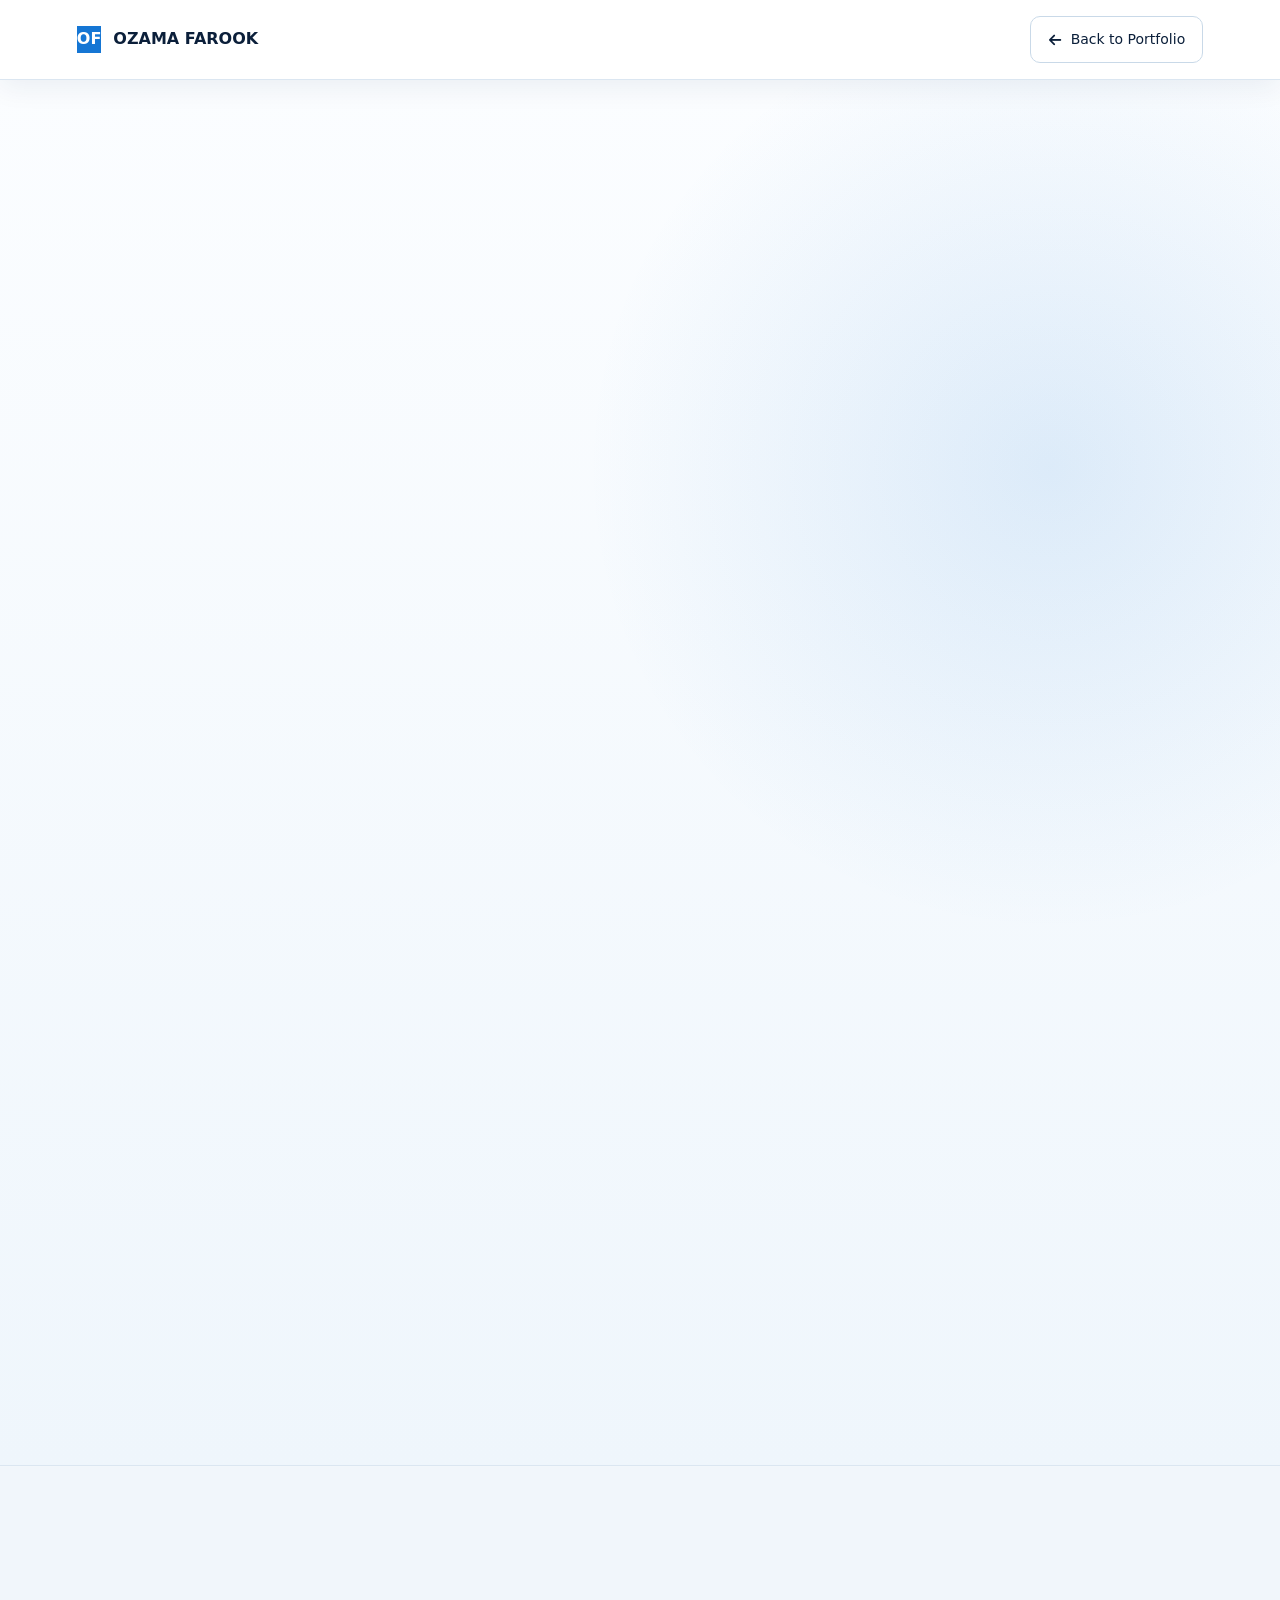
<file: projects/personal-website.html>
<!DOCTYPE html>
<html lang="en">

<head>

    <meta charset="UTF-8">

    <meta
        name="viewport"
        content="width=device-width, initial-scale=1.0"
    >

    <title>
        Personal Website & Branding | Ozama Farook
    </title>

    <meta name="description" content="Personal website and branding project by Ozama Farook featuring responsive web design, portfolio presentation, social integration and digital identity.">

    <link rel="canonical" href="https://ozamafarook.github.io/projects/personal-website.html">

    <meta property="og:title" content="Personal Website & Branding | Ozama Farook">
    <meta property="og:description" content="Personal website and branding project by Ozama Farook featuring responsive web design, portfolio presentation, social integration and digital identity.">
    <meta property="og:type" content="website">
    <meta property="og:url" content="https://ozamafarook.github.io/projects/personal-website.html">
    <meta property="og:image" content="https://ozamafarook.github.io/images/ozama-profile.png">
    <meta property="og:site_name" content="Ozama Farook">

    <meta name="twitter:card" content="summary_large_image">
    <meta name="twitter:title" content="Personal Website & Branding | Ozama Farook">
    <meta name="twitter:description" content="Personal website and branding project by Ozama Farook featuring responsive web design, portfolio presentation, social integration and digital identity.">
    <meta name="twitter:image" content="https://ozamafarook.github.io/images/ozama-profile.png">

    <!-- FONT AWESOME -->
    <link
        rel="stylesheet"
        href="https://cdnjs.cloudflare.com/ajax/libs/font-awesome/6.5.2/css/all.min.css"
    >

    <!-- MAIN WEBSITE CSS -->
    <link
        rel="stylesheet"
        href="../style.css"
    >


    <!-- PROJECT PAGE CSS -->
    <style>

        body {
            background: #070b12;
        }


        /* ================= HEADER ================= */

        .project-header {
            width: 100%;
            min-height: 80px;

            padding: 0 clamp(24px, 6vw, 110px);

            display: flex;
            align-items: center;
            justify-content: space-between;

            gap: 25px;

            position: sticky;
            top: 0;
            z-index: 1000;

            background: rgba(7, 11, 18, 0.97);

            backdrop-filter: blur(15px);

            border-bottom: 1px solid rgba(255,255,255,0.06);
        }


        .project-logo {
            display: flex;
            align-items: center;

            gap: 12px;

            font-weight: 700;
        }


        .back-btn {
            display: inline-flex;
            align-items: center;

            gap: 9px;

            padding: 11px 17px;

            border-radius: 10px;

            border: 1px solid rgba(58,160,255,0.35);

            color: #dcecff;

            font-size: 14px;

            transition: 0.25s ease;
        }


        .back-btn:hover {
            background: rgba(22,139,255,0.10);

            border-color: #3aa0ff;
        }



        /* ================= HERO ================= */

        .project-hero {
            width: 100%;
            max-width: 1600px;

            margin: 0 auto;

            padding:
                110px
                clamp(24px, 6vw, 110px)
                90px;

            display: grid;

            grid-template-columns:
                minmax(0, 1.05fr)
                minmax(350px, 0.95fr);

            gap: 70px;

            align-items: center;
        }


        .project-label {
            color: #3aa0ff;

            font-size: 13px;
            font-weight: 700;

            letter-spacing: 3px;

            margin-bottom: 18px;
        }


        .project-hero h1 {
            font-size: clamp(52px, 6vw, 88px);

            line-height: 0.98;

            letter-spacing: -3px;

            margin-bottom: 26px;
        }


        .project-hero h1 span {
            display: block;

            color: #3aa0ff;
        }


        .project-intro {
            max-width: 760px;

            color: #96a4b6;

            font-size: 17px;

            line-height: 1.85;

            margin-bottom: 32px;
        }


        .project-meta {
            display: flex;
            flex-wrap: wrap;

            gap: 11px;
        }


        .project-meta span {
            padding: 9px 14px;

            border-radius: 999px;

            background: rgba(22,139,255,0.08);

            border: 1px solid rgba(58,160,255,0.18);

            color: #b9d9ff;

            font-size: 13px;
        }



        /* ================= WEBSITE MOCKUP ================= */

        .website-visual {
            min-height: 460px;

            padding: 24px;

            border-radius: 26px;

            background:
                linear-gradient(
                    145deg,
                    rgba(22,139,255,0.08),
                    rgba(255,255,255,0.012)
                );

            border: 1px solid rgba(58,160,255,0.20);

            box-shadow:
                0 30px 70px rgba(0,0,0,0.32);
        }


        .browser-bar {
            display: flex;
            align-items: center;
            justify-content: space-between;

            margin-bottom: 18px;
        }


        .browser-dots {
            display: flex;

            gap: 7px;
        }


        .browser-dot {
            width: 9px;
            height: 9px;

            border-radius: 50%;

            background: rgba(255,255,255,0.22);
        }


        .browser-url {
            color: #75869b;

            font-size: 11px;

            letter-spacing: 1px;
        }


        .website-preview {
            min-height: 370px;

            position: relative;

            overflow: hidden;

            padding: 28px;

            border-radius: 18px;

            background:
                radial-gradient(
                    circle at 75% 35%,
                    rgba(22,139,255,0.11),
                    transparent 30%
                ),
                #090f18;

            border: 1px solid rgba(255,255,255,0.06);
        }


        .preview-nav {
            display: flex;
            align-items: center;
            justify-content: space-between;

            margin-bottom: 50px;
        }


        .preview-logo {
            width: 38px;
            height: 38px;

            display: grid;
            place-items: center;

            border-radius: 10px;

            background: linear-gradient(
                135deg,
                #168bff,
                #0067df
            );

            font-weight: 700;
        }


        .preview-menu {
            display: flex;

            gap: 14px;
        }


        .preview-menu span {
            width: 35px;
            height: 4px;

            border-radius: 999px;

            background: rgba(255,255,255,0.16);
        }


        .preview-content {
            max-width: 72%;
        }


        .preview-small {
            color: #3aa0ff;

            font-size: 10px;
            font-weight: 700;

            letter-spacing: 2px;

            margin-bottom: 10px;
        }


        .preview-name {
            font-size: 34px;

            font-weight: 700;

            line-height: 1;

            margin-bottom: 12px;
        }


        .preview-name span {
            display: block;

            color: #3aa0ff;
        }


        .preview-role {
            color: #e8edf5;

            font-size: 13px;

            margin-bottom: 12px;
        }


        .preview-line {
            width: 85%;
            height: 5px;

            margin-bottom: 7px;

            border-radius: 999px;

            background: rgba(255,255,255,0.08);
        }


        .preview-line.short {
            width: 62%;
        }


        .preview-buttons {
            display: flex;

            gap: 9px;

            margin-top: 20px;
        }


        .preview-button {
            width: 85px;
            height: 27px;

            border-radius: 7px;

            background: rgba(22,139,255,0.18);

            border: 1px solid rgba(58,160,255,0.25);
        }


        .preview-button.secondary {
            background: rgba(255,255,255,0.025);

            border-color: rgba(255,255,255,0.09);
        }


        .preview-person {
            position: absolute;

            width: 125px;
            height: 220px;

            right: 25px;
            bottom: 0;

            border-radius: 60px 60px 8px 8px;

            background:
                linear-gradient(
                    180deg,
                    rgba(58,160,255,0.12),
                    rgba(0,0,0,0.55)
                );

            border: 1px solid rgba(58,160,255,0.18);
        }



        /* ================= GENERAL SECTIONS ================= */

        .project-section {
            width: 100%;
            max-width: 1600px;

            margin: 0 auto;

            padding:
                90px
                clamp(24px, 6vw, 110px);

            border-top: 1px solid rgba(255,255,255,0.05);
        }


        .project-section-heading {
            max-width: 830px;

            margin-bottom: 45px;
        }


        .project-section-heading > p {
            color: #3aa0ff;

            font-size: 12px;
            font-weight: 700;

            letter-spacing: 3px;

            margin-bottom: 12px;
        }


        .project-section-heading h2 {
            font-size: clamp(36px, 4vw, 58px);

            line-height: 1.1;

            letter-spacing: -2px;
        }


        .project-description {
            margin-top: 18px;

            color: #8f9baa;

            font-size: 15px;

            line-height: 1.8;
        }



        /* ================= OBJECTIVES ================= */

        .objective-grid {
            display: grid;

            grid-template-columns:
                repeat(4, minmax(0, 1fr));

            gap: 18px;
        }


        .objective-card {
            min-height: 235px;

            padding: 28px;

            border-radius: 18px;

            background: #0d131d;

            border: 1px solid rgba(255,255,255,0.07);

            transition: 0.3s ease;
        }


        .objective-card:hover {
            transform: translateY(-5px);

            border-color: rgba(58,160,255,0.34);
        }


        .objective-icon {
            width: 52px;
            height: 52px;

            display: grid;
            place-items: center;

            margin-bottom: 22px;

            border-radius: 14px;

            background: rgba(22,139,255,0.10);

            border: 1px solid rgba(58,160,255,0.18);

            color: #3aa0ff;

            font-size: 20px;
        }


        .objective-card h3 {
            font-size: 19px;

            margin-bottom: 11px;
        }


        .objective-card p {
            color: #8f9baa;

            font-size: 14px;

            line-height: 1.7;
        }



        /* ================= DESIGN SYSTEM ================= */

        .design-grid {
            display: grid;

            grid-template-columns:
                repeat(3, minmax(0, 1fr));

            gap: 18px;
        }


        .design-card {
            min-height: 210px;

            padding: 28px;

            border-radius: 18px;

            background:
                linear-gradient(
                    145deg,
                    rgba(22,139,255,0.055),
                    rgba(255,255,255,0.012)
                );

            border: 1px solid rgba(58,160,255,0.13);
        }


        .design-card i {
            color: #3aa0ff;

            font-size: 27px;

            margin-bottom: 22px;
        }


        .design-card h3 {
            font-size: 19px;

            margin-bottom: 10px;
        }


        .design-card p {
            color: #8795a7;

            font-size: 13px;

            line-height: 1.7;
        }



        /* ================= RESPONSIVE BREAKPOINTS ================= */

        .responsive-grid {
            display: grid;

            grid-template-columns:
                repeat(3, minmax(0, 1fr));

            gap: 18px;
        }


        .device-card {
            min-height: 240px;

            padding: 28px;

            text-align: center;

            border-radius: 18px;

            background: #0d131d;

            border: 1px solid rgba(255,255,255,0.07);
        }


        .device-icon {
            height: 92px;

            display: grid;
            place-items: center;

            margin-bottom: 18px;
        }


        .device-icon i {
            color: #3aa0ff;

            font-size: 54px;
        }


        .device-card h3 {
            font-size: 18px;

            margin-bottom: 7px;
        }


        .device-card p {
            color: #7f8ea1;

            font-size: 13px;

            line-height: 1.6;
        }



        /* ================= FEATURES ================= */

        .feature-grid {
            display: grid;

            grid-template-columns:
                repeat(3, minmax(0, 1fr));

            gap: 18px;
        }


        .feature-card {
            padding: 26px;

            border-radius: 18px;

            background: #0d131d;

            border: 1px solid rgba(255,255,255,0.07);
        }


        .feature-number {
            width: 38px;
            height: 38px;

            display: grid;
            place-items: center;

            margin-bottom: 18px;

            border-radius: 10px;

            background: rgba(22,139,255,0.10);

            color: #3aa0ff;

            font-size: 12px;
            font-weight: 700;
        }


        .feature-card h3 {
            font-size: 18px;

            margin-bottom: 9px;
        }


        .feature-card p {
            color: #8493a5;

            font-size: 13px;

            line-height: 1.7;
        }



        /* ================= SOCIAL BRAND ================= */

        .social-grid {
            display: grid;

            grid-template-columns:
                repeat(4, minmax(0, 1fr));

            gap: 16px;
        }


        .social-card {
            padding: 28px;

            display: flex;
            align-items: center;

            gap: 16px;

            border-radius: 18px;

            background: #0d131d;

            border: 1px solid rgba(255,255,255,0.07);
        }


        .social-card i {
            width: 48px;
            height: 48px;

            display: grid;
            place-items: center;

            border-radius: 13px;

            background: rgba(22,139,255,0.10);

            color: #3aa0ff;

            font-size: 20px;
        }


        .social-card span {
            display: block;

            color: #7f8ea0;

            font-size: 11px;

            margin-bottom: 4px;
        }


        .social-card strong {
            font-size: 15px;
        }



        /* ================= DEVELOPMENT STACK ================= */

        .tech-grid {
            display: grid;

            grid-template-columns:
                repeat(5, minmax(0, 1fr));

            gap: 16px;
        }


        .tech-card {
            padding: 26px;

            text-align: center;

            border-radius: 17px;

            background:
                linear-gradient(
                    145deg,
                    rgba(22,139,255,0.05),
                    rgba(255,255,255,0.012)
                );

            border: 1px solid rgba(255,255,255,0.07);
        }


        .tech-card i {
            display: block;

            color: #3aa0ff;

            font-size: 28px;

            margin-bottom: 14px;
        }


        .tech-card strong {
            font-size: 15px;
        }



        /* ================= DEVELOPMENT PROCESS ================= */

        .process {
            display: grid;

            grid-template-columns:
                repeat(7, minmax(0, 1fr));

            gap: 12px;

            align-items: center;
        }


        .process-step {
            min-height: 170px;

            padding: 20px;

            display: flex;
            flex-direction: column;

            justify-content: center;
            align-items: center;

            text-align: center;

            border-radius: 16px;

            background: #0d131d;

            border: 1px solid rgba(255,255,255,0.07);
        }


        .process-step span {
            width: 37px;
            height: 37px;

            display: grid;
            place-items: center;

            margin-bottom: 14px;

            border-radius: 10px;

            background: rgba(22,139,255,0.10);

            color: #3aa0ff;

            font-size: 12px;
            font-weight: 700;
        }


        .process-step strong {
            font-size: 14px;

            margin-bottom: 5px;
        }


        .process-step small {
            color: #77879a;

            font-size: 11px;
        }


        .process-arrow {
            color: #3aa0ff;

            text-align: center;

            font-size: 18px;
        }



        /* ================= STATUS ================= */

        .status-box {
            padding: 35px;

            display: flex;
            align-items: center;

            gap: 22px;

            border-radius: 20px;

            background:
                linear-gradient(
                    145deg,
                    rgba(22,139,255,0.09),
                    rgba(255,255,255,0.015)
                );

            border: 1px solid rgba(58,160,255,0.20);
        }


        .status-icon {
            width: 58px;
            height: 58px;

            min-width: 58px;

            display: grid;
            place-items: center;

            border-radius: 50%;

            background: rgba(22,139,255,0.12);

            color: #3aa0ff;

            font-size: 22px;
        }


        .status-box h3 {
            font-size: 21px;

            margin-bottom: 5px;
        }


        .status-box p {
            color: #8f9baa;

            font-size: 14px;

            line-height: 1.7;
        }



        /* ================= FOOTER ================= */

        .project-footer {
            padding:
                45px
                clamp(24px, 6vw, 110px);

            display: flex;
            justify-content: space-between;
            align-items: center;

            gap: 20px;

            background: #050911;

            border-top: 1px solid rgba(255,255,255,0.05);
        }


        .project-footer p {
            color: #718093;

            font-size: 12px;
        }



        /* ================= RESPONSIVE ================= */

        @media (max-width: 1100px) {

            .project-hero {
                grid-template-columns: 1fr;
            }


            .objective-grid {
                grid-template-columns:
                    repeat(2, minmax(0, 1fr));
            }


            .design-grid {
                grid-template-columns:
                    repeat(2, minmax(0, 1fr));
            }


            .responsive-grid {
                grid-template-columns:
                    repeat(2, minmax(0, 1fr));
            }


            .feature-grid {
                grid-template-columns:
                    repeat(2, minmax(0, 1fr));
            }


            .social-grid {
                grid-template-columns:
                    repeat(2, minmax(0, 1fr));
            }


            .tech-grid {
                grid-template-columns:
                    repeat(2, minmax(0, 1fr));
            }


            .process {
                grid-template-columns: 1fr;
            }


            .process-arrow {
                transform: rotate(90deg);
            }

        }


        @media (max-width: 650px) {

            .project-header {
                min-height: 70px;
            }


            .project-logo span:last-child {
                display: none;
            }


            .back-btn {
                font-size: 12px;

                padding: 9px 12px;
            }


            .project-hero {
                padding-top: 70px;
            }


            .project-hero h1 {
                font-size: 47px;
            }


            .objective-grid,
            .design-grid,
            .responsive-grid,
            .feature-grid,
            .social-grid,
            .tech-grid {
                grid-template-columns: 1fr;
            }


            .website-visual {
                min-height: auto;
            }


            .preview-person {
                width: 95px;
                height: 180px;
            }


            .preview-content {
                max-width: 66%;
            }


            .status-box {
                align-items: flex-start;
            }


            .project-footer {
                flex-direction: column;

                align-items: flex-start;
            }

        }

    </style>


    <link rel="stylesheet" href="project-light.css">
</head>


<body>


    <!-- ================= HEADER ================= -->

    <header class="project-header">


        <a
            href="../index.html"
            class="project-logo"
        >

            <span class="logo-mark">
                OF
            </span>

            <span>
                OZAMA FAROOK
            </span>

        </a>


        <a
            href="../index.html#portfolio"
            class="back-btn"
        >

            <i class="fa-solid fa-arrow-left"></i>

            Back to Portfolio

        </a>


    </header>



    <main>


        <!-- ================= HERO ================= -->

        <section class="project-hero">


            <div>


                <p class="project-label">
                    PROJECT 03 • PERSONAL BRAND
                </p>


                <h1>

                    Personal Website

                    <span>
                        & Branding
                    </span>

                </h1>


                <p class="project-intro">

                    A responsive personal portfolio website designed to create
                    a professional digital identity, present technical experience,
                    showcase projects and connect professional work with modern
                    web technology.

                </p>


                <div class="project-meta">

                    <span>
                        HTML
                    </span>

                    <span>
                        CSS
                    </span>

                    <span>
                        JavaScript
                    </span>

                    <span>
                        Responsive Design
                    </span>

                    <span>
                        Personal Branding
                    </span>

                    <span>
                        Portfolio
                    </span>

                </div>


            </div>



            <!-- WEBSITE VISUAL -->

            <div class="website-visual">


                <div class="browser-bar">


                    <div class="browser-dots">

                        <div class="browser-dot"></div>
                        <div class="browser-dot"></div>
                        <div class="browser-dot"></div>

                    </div>


                    <div class="browser-url">
                        ozamafarook.com
                    </div>


                </div>



                <div class="website-preview">


                    <div class="preview-nav">

                        <div class="preview-logo">
                            OF
                        </div>


                        <div class="preview-menu">

                            <span></span>
                            <span></span>
                            <span></span>

                        </div>

                    </div>



                    <div class="preview-content">


                        <div class="preview-small">
                            HELLO, I'M
                        </div>


                        <div class="preview-name">

                            OZAMA

                            <span>
                                FAROOK
                            </span>

                        </div>


                        <div class="preview-role">
                            ELV / AutoCAD Draftsman
                        </div>


                        <div class="preview-line"></div>

                        <div class="preview-line short"></div>


                        <div class="preview-buttons">

                            <div class="preview-button"></div>

                            <div class="preview-button secondary"></div>

                        </div>


                    </div>


                    <div class="preview-person"></div>


                </div>


            </div>


        </section>



        <!-- ================= OVERVIEW ================= -->

        <section class="project-section">


            <div class="project-section-heading">


                <p>
                    PROJECT OVERVIEW
                </p>


                <h2>
                    Building a Professional Digital Identity
                </h2>


                <div class="project-description">

                    The goal of this project is to create one central place where
                    professional experience, technical skills, projects, CV,
                    contact information and digital profiles can be presented
                    through a clean and consistent personal brand.

                </div>


            </div>



            <div class="objective-grid">


                <div class="objective-card">

                    <div class="objective-icon">

                        <i class="fa-solid fa-user-tie"></i>

                    </div>

                    <h3>
                        Professional Identity
                    </h3>

                    <p>
                        Present experience, technical specialization and
                        professional profile through a clear digital presence.
                    </p>

                </div>



                <div class="objective-card">

                    <div class="objective-icon">

                        <i class="fa-solid fa-folder-open"></i>

                    </div>

                    <h3>
                        Portfolio
                    </h3>

                    <p>
                        Organize and showcase selected technical,
                        technology and personal projects.
                    </p>

                </div>



                <div class="objective-card">

                    <div class="objective-icon">

                        <i class="fa-solid fa-mobile-screen-button"></i>

                    </div>

                    <h3>
                        Responsive Design
                    </h3>

                    <p>
                        Ensure the website works properly across
                        desktop, tablet and mobile devices.
                    </p>

                </div>



                <div class="objective-card">

                    <div class="objective-icon">

                        <i class="fa-solid fa-address-card"></i>

                    </div>

                    <h3>
                        Easy Contact
                    </h3>

                    <p>
                        Provide direct access to email, CV and
                        professional social platforms.
                    </p>

                </div>


            </div>


        </section>



        <!-- ================= DESIGN SYSTEM ================= -->

        <section class="project-section">


            <div class="project-section-heading">


                <p>
                    VISUAL SYSTEM
                </p>


                <h2>
                    Professional Design Language
                </h2>


                <div class="project-description">

                    The design uses a restrained dark interface with blue
                    highlights, consistent cards and clean typography to create
                    a modern technical and professional identity.

                </div>


            </div>



            <div class="design-grid">


                <div class="design-card">

                    <i class="fa-solid fa-moon"></i>

                    <h3>
                        Dark Theme
                    </h3>

                    <p>
                        Deep charcoal and black backgrounds create
                        a clean professional technology-focused appearance.
                    </p>

                </div>



                <div class="design-card">

                    <i class="fa-solid fa-droplet"></i>

                    <h3>
                        Blue Accent
                    </h3>

                    <p>
                        Blue highlights are used consistently for
                        navigation, buttons, icons and interactive elements.
                    </p>

                </div>



                <div class="design-card">

                    <i class="fa-solid fa-layer-group"></i>

                    <h3>
                        Card-Based Layout
                    </h3>

                    <p>
                        Consistent panels organize technical information
                        without making the website feel overcrowded.
                    </p>

                </div>



                <div class="design-card">

                    <i class="fa-solid fa-font"></i>

                    <h3>
                        Strong Typography
                    </h3>

                    <p>
                        Large headings and simple supporting text
                        create clear visual hierarchy.
                    </p>

                </div>



                <div class="design-card">

                    <i class="fa-solid fa-wand-magic-sparkles"></i>

                    <h3>
                        Subtle Animation
                    </h3>

                    <p>
                        Scroll reveal and hover effects provide movement
                        while keeping the presentation professional.
                    </p>

                </div>



                <div class="design-card">

                    <i class="fa-solid fa-universal-access"></i>

                    <h3>
                        Clear Navigation
                    </h3>

                    <p>
                        Sticky navigation and section highlighting make
                        the website easy to explore.
                    </p>

                </div>


            </div>


        </section>



        <!-- ================= RESPONSIVE DESIGN ================= -->

        <section class="project-section">


            <div class="project-section-heading">


                <p>
                    RESPONSIVE DESIGN
                </p>


                <h2>
                    Designed for Every Screen
                </h2>


            </div>



            <div class="responsive-grid">


                <div class="device-card">


                    <div class="device-icon">

                        <i class="fa-solid fa-desktop"></i>

                    </div>


                    <h3>
                        Desktop
                    </h3>


                    <p>
                        Large multi-column layouts provide a detailed
                        professional portfolio experience.
                    </p>


                </div>



                <div class="device-card">


                    <div class="device-icon">

                        <i class="fa-solid fa-tablet-screen-button"></i>

                    </div>


                    <h3>
                        Tablet
                    </h3>


                    <p>
                        Content automatically reorganizes into
                        simplified layouts for medium-sized screens.
                    </p>


                </div>



                <div class="device-card">


                    <div class="device-icon">

                        <i class="fa-solid fa-mobile-screen-button"></i>

                    </div>


                    <h3>
                        Mobile
                    </h3>


                    <p>
                        Single-column layouts and a hamburger navigation
                        provide a clean mobile experience.
                    </p>


                </div>


            </div>


        </section>



        <!-- ================= WEBSITE FEATURES ================= -->

        <section class="project-section">


            <div class="project-section-heading">


                <p>
                    WEBSITE FEATURES
                </p>


                <h2>
                    Functional Portfolio Experience
                </h2>


            </div>



            <div class="feature-grid">


                <div class="feature-card">

                    <div class="feature-number">
                        01
                    </div>

                    <h3>
                        Sticky Navigation
                    </h3>

                    <p>
                        The main header remains available while
                        visitors move through the portfolio.
                    </p>

                </div>



                <div class="feature-card">

                    <div class="feature-number">
                        02
                    </div>

                    <h3>
                        Active Section Highlight
                    </h3>

                    <p>
                        Navigation automatically highlights the
                        section currently being viewed.
                    </p>

                </div>



                <div class="feature-card">

                    <div class="feature-number">
                        03
                    </div>

                    <h3>
                        Mobile Menu
                    </h3>

                    <p>
                        A responsive hamburger menu keeps navigation
                        accessible on smaller devices.
                    </p>

                </div>



                <div class="feature-card">

                    <div class="feature-number">
                        04
                    </div>

                    <h3>
                        CV Download
                    </h3>

                    <p>
                        Visitors can download the professional CV
                        directly from the homepage.
                    </p>

                </div>



                <div class="feature-card">

                    <div class="feature-number">
                        05
                    </div>

                    <h3>
                        Project Case Studies
                    </h3>

                    <p>
                        Dedicated project pages provide more detail
                        about selected professional and technical work.
                    </p>

                </div>



                <div class="feature-card">

                    <div class="feature-number">
                        06
                    </div>

                    <h3>
                        Scroll Animation
                    </h3>

                    <p>
                        Subtle reveal animations improve presentation
                        without distracting from the content.
                    </p>

                </div>


            </div>


        </section>



        <!-- ================= SOCIAL BRAND ================= -->

        <section class="project-section">


            <div class="project-section-heading">


                <p>
                    DIGITAL PRESENCE
                </p>


                <h2>
                    Connected Personal Brand
                </h2>


            </div>



            <div class="social-grid">


                <div class="social-card">

                    <i class="fa-brands fa-linkedin-in"></i>

                    <div>

                        <span>
                            LinkedIn
                        </span>

                        <strong>
                            OzamaFarok
                        </strong>

                    </div>

                </div>



                <div class="social-card">

                    <i class="fa-brands fa-github"></i>

                    <div>

                        <span>
                            GitHub
                        </span>

                        <strong>
                            OzamaFarok
                        </strong>

                    </div>

                </div>



                <div class="social-card">

                    <i class="fa-brands fa-youtube"></i>

                    <div>

                        <span>
                            YouTube
                        </span>

                        <strong>
                            OZiL OG
                        </strong>

                    </div>

                </div>



                <div class="social-card">

                    <i class="fa-brands fa-instagram"></i>

                    <div>

                        <span>
                            Instagram
                        </span>

                        <strong>
                            @m10_juniorr
                        </strong>

                    </div>

                </div>


            </div>


        </section>



        <!-- ================= TECHNOLOGY ================= -->

        <section class="project-section">


            <div class="project-section-heading">


                <p>
                    DEVELOPMENT
                </p>


                <h2>
                    Technology Stack
                </h2>


            </div>



            <div class="tech-grid">


                <div class="tech-card">

                    <i class="fa-brands fa-html5"></i>

                    <strong>
                        HTML5
                    </strong>

                </div>


                <div class="tech-card">

                    <i class="fa-brands fa-css3-alt"></i>

                    <strong>
                        CSS3
                    </strong>

                </div>


                <div class="tech-card">

                    <i class="fa-brands fa-js"></i>

                    <strong>
                        JavaScript
                    </strong>

                </div>


                <div class="tech-card">

                    <i class="fa-solid fa-icons"></i>

                    <strong>
                        Font Awesome
                    </strong>

                </div>


                <div class="tech-card">

                    <i class="fa-solid fa-code"></i>

                    <strong>
                        Responsive UI
                    </strong>

                </div>


            </div>


        </section>



        <!-- ================= PROCESS ================= -->

        <section class="project-section">


            <div class="project-section-heading">


                <p>
                    DEVELOPMENT PROCESS
                </p>


                <h2>
                    From Idea to Website
                </h2>


            </div>



            <div class="process">


                <div class="process-step">

                    <span>
                        01
                    </span>

                    <strong>
                        Concept
                    </strong>

                    <small>
                        Personal website idea
                    </small>

                </div>


                <div class="process-arrow">

                    <i class="fa-solid fa-arrow-right"></i>

                </div>


                <div class="process-step">

                    <span>
                        02
                    </span>

                    <strong>
                        Design
                    </strong>

                    <small>
                        Dark professional UI
                    </small>

                </div>


                <div class="process-arrow">

                    <i class="fa-solid fa-arrow-right"></i>

                </div>


                <div class="process-step">

                    <span>
                        03
                    </span>

                    <strong>
                        Build
                    </strong>

                    <small>
                        HTML, CSS & JavaScript
                    </small>

                </div>


                <div class="process-arrow">

                    <i class="fa-solid fa-arrow-right"></i>

                </div>


                <div class="process-step">

                    <span>
                        04
                    </span>

                    <strong>
                        Test
                    </strong>

                    <small>
                        Desktop & mobile
                    </small>

                </div>


            </div>


        </section>



        <!-- ================= STATUS ================= -->

        <section class="project-section">


            <div class="project-section-heading">


                <p>
                    PROJECT STATUS
                </p>


                <h2>
                    Active Development
                </h2>


            </div>



            <div class="status-box">


                <div class="status-icon">

                    <i class="fa-solid fa-code"></i>

                </div>


                <div>


                    <h3>
                        Portfolio Website In Development
                    </h3>


                    <p>

                        The core personal portfolio is functional and responsive.
                        New project pages, professional content and future
                        improvements can continue to be added as the portfolio grows.

                    </p>


                </div>


            </div>


        </section>


    </main>



    <!-- ================= FOOTER ================= -->

    <footer class="project-footer">


        <p>
            © 2026 Ozama Farook. All rights reserved.
        </p>


        <a
            href="../index.html#portfolio"
            class="back-btn"
        >

            <i class="fa-solid fa-arrow-left"></i>

            Back to Portfolio

        </a>


    </footer>


</body>

</html>
</file>
<file: 11-haramies/style.css>
/* =========================================================
   11 HARAMIES
   FOOTBALL JERSEY STORE
   MAIN STYLESHEET
   ========================================================= */


/* ================= ROOT ================= */

:root {

    --bg: #080808;
    --bg-soft: #111111;
    --bg-card: #151515;

    --white: #ffffff;
    --text: #f3f3f3;
    --muted: #9a9a9a;

    --accent: #e8ff00;
    --accent-dark: #cce300;

    --border: rgba(255, 255, 255, 0.08);

    --danger: #ff3838;

    --page-padding: clamp(22px, 5vw, 90px);

    --max-width: 1500px;

}


/* ================= RESET ================= */

* {
    margin: 0;
    padding: 0;
    box-sizing: border-box;
}

html {
    scroll-behavior: smooth;
}

body {
    background: var(--bg);
    color: var(--white);

    font-family:
        Arial,
        Helvetica,
        sans-serif;

    line-height: 1.6;

    overflow-x: hidden;
}

a {
    text-decoration: none;
    color: inherit;
}

button,
input,
textarea {
    font: inherit;
}


/* ================= ANNOUNCEMENT ================= */

.announcement-bar {
    min-height: 34px;

    display: grid;
    place-items: center;

    padding: 6px 20px;

    background: var(--accent);

    color: #000;

    font-size: 11px;
    font-weight: 800;

    letter-spacing: 1px;
}

.announcement-bar p {
    display: flex;
    align-items: center;
    gap: 8px;
}


/* ================= HEADER ================= */

.shop-header {
    width: 100%;
    min-height: 78px;

    padding:
        0
        var(--page-padding);

    display: flex;
    align-items: center;
    justify-content: space-between;

    gap: 30px;

    position: sticky;
    top: 0;

    z-index: 1000;

    background: rgba(8, 8, 8, 0.96);

    backdrop-filter: blur(16px);

    border-bottom: 1px solid var(--border);
}


/* ================= BRAND ================= */

.brand-logo {
    display: flex;
    align-items: center;

    gap: 12px;

    flex-shrink: 0;
}

.brand-number {
    width: 48px;
    height: 48px;

    display: grid;
    place-items: center;

    background: var(--accent);

    color: #000;

    font-size: 22px;
    font-weight: 900;

    border-radius: 7px;

    transform: skew(-7deg);
}

.brand-text {
    display: flex;
    flex-direction: column;

    line-height: 1.05;
}

.brand-text strong {
    font-size: 17px;
    font-weight: 900;

    letter-spacing: 1.5px;
}

.brand-text small {
    margin-top: 4px;

    color: #777;

    font-size: 8px;
    font-weight: 700;

    letter-spacing: 2px;
}


/* ================= NAVIGATION ================= */

.shop-nav {
    display: flex;
    align-items: center;

    gap: 30px;
}

.shop-nav a {
    color: #b8b8b8;

    font-size: 13px;
    font-weight: 700;

    transition: 0.25s ease;
}

.shop-nav a:hover {
    color: var(--accent);
}


/* ================= HEADER ACTIONS ================= */

.header-actions {
    display: flex;
    align-items: center;

    gap: 10px;
}

.header-icon,
.menu-button {
    width: 42px;
    height: 42px;

    display: grid;
    place-items: center;

    border: 1px solid var(--border);

    background: #111;

    color: white;

    border-radius: 9px;

    cursor: pointer;

    transition: 0.25s ease;
}

.header-icon:hover,
.menu-button:hover {
    border-color: var(--accent);

    color: var(--accent);
}

.menu-button {
    display: none;
}

.cart-button {
    position: relative;
}

.cart-count {
    min-width: 18px;
    height: 18px;

    padding: 0 4px;

    position: absolute;

    top: -5px;
    right: -5px;

    display: grid;
    place-items: center;

    border-radius: 50%;

    background: var(--accent);

    color: black;

    font-size: 10px;
    font-weight: 900;
}


/* ================= HERO ================= */

.hero {
    width: 100%;
    max-width: var(--max-width);

    min-height: 86vh;

    margin: 0 auto;

    padding:
        90px
        var(--page-padding)
        70px;

    display: grid;

    grid-template-columns:
        minmax(0, 1.05fr)
        minmax(360px, 0.95fr);

    gap: 70px;

    align-items: center;

    position: relative;

    overflow: hidden;
}

.hero::before {
    content: "";

    position: absolute;
    inset: 0;

    background:
        radial-gradient(
            circle at 75% 45%,
            rgba(232, 255, 0, 0.08),
            transparent 30%
        );

    pointer-events: none;
}

.hero-content,
.hero-visual {
    position: relative;

    z-index: 2;
}

.eyebrow {
    color: var(--accent);

    font-size: 12px;
    font-weight: 900;

    letter-spacing: 3px;

    margin-bottom: 18px;
}

.hero h1 {
    max-width: 800px;

    font-size: clamp(58px, 7vw, 110px);

    line-height: 0.88;

    letter-spacing: -4px;

    font-weight: 900;

    margin-bottom: 28px;
}

.hero h1 span {
    display: block;

    color: var(--accent);
}

.hero-description {
    max-width: 620px;

    color: var(--muted);

    font-size: 16px;

    line-height: 1.8;

    margin-bottom: 30px;
}


/* ================= HERO BUTTONS ================= */

.hero-buttons {
    display: flex;
    flex-wrap: wrap;

    gap: 12px;

    margin-bottom: 35px;
}

.primary-button,
.secondary-button {
    display: inline-flex;
    align-items: center;
    justify-content: center;

    gap: 10px;

    min-height: 48px;

    padding: 0 22px;

    border-radius: 8px;

    font-size: 12px;
    font-weight: 900;

    letter-spacing: 0.7px;

    transition: 0.25s ease;
}

.primary-button {
    background: var(--accent);

    color: #000;
}

.primary-button:hover {
    background: var(--accent-dark);

    transform: translateY(-2px);
}

.secondary-button {
    border: 1px solid rgba(255,255,255,0.16);

    background: rgba(255,255,255,0.03);

    color: white;
}

.secondary-button:hover {
    border-color: var(--accent);

    color: var(--accent);
}


/* ================= HERO STATS ================= */

.hero-stats {
    display: flex;
    flex-wrap: wrap;

    gap: 32px;
}

.hero-stats div {
    display: flex;
    flex-direction: column;

    gap: 4px;
}

.hero-stats strong {
    color: white;

    font-size: 12px;
    font-weight: 900;
}

.hero-stats span {
    color: #777;

    font-size: 10px;
}


/* ================= HERO VISUAL ================= */

.hero-visual {
    min-height: 520px;

    display: flex;
    align-items: center;
    justify-content: center;
}

.hero-badge {
    position: absolute;

    top: 15px;
    right: 0;

    display: flex;
    flex-direction: column;

    align-items: center;

    color: var(--accent);

    z-index: 5;
}

.hero-badge span {
    font-size: 60px;
    font-weight: 900;

    line-height: 1;
}

.hero-badge strong {
    font-size: 16px;
    letter-spacing: 3px;
}

.hero-badge small {
    color: #777;

    font-size: 8px;

    letter-spacing: 2px;
}


/* ================= JERSEY DISPLAY ================= */

.jersey-display {
    width: 360px;
    max-width: 100%;

    position: relative;

    filter:
        drop-shadow(
            0 35px 50px rgba(0,0,0,0.55)
        );
}

.jersey-neck {
    width: 90px;
    height: 38px;

    margin: 0 auto -14px;

    background: #202020;

    border-radius: 50%;

    position: relative;

    z-index: 5;

    border: 3px solid #2c2c2c;
}

.jersey-shirt {
    min-height: 430px;

    position: relative;

    display: flex;
    justify-content: center;

    padding-top: 75px;

    clip-path: polygon(
        18% 0,
        35% 7%,
        65% 7%,
        82% 0,
        100% 16%,
        86% 38%,
        78% 32%,
        78% 100%,
        22% 100%,
        22% 32%,
        14% 38%,
        0 16%
    );

    background:
        linear-gradient(
            135deg,
            #181818,
            #090909 65%
        );

    border: 1px solid rgba(255,255,255,0.05);
}

.shirt-logo {
    position: absolute;

    top: 75px;
    left: 90px;

    color: var(--accent);

    font-size: 16px;
    font-weight: 900;
}

.shirt-number {
    margin-top: 55px;

    color: var(--accent);

    font-size: 130px;
    font-weight: 900;

    line-height: 1;
}


/* ================= CATEGORY STRIP ================= */

.category-strip {
    width: 100%;
    max-width: var(--max-width);

    margin: 0 auto;

    padding:
        0
        var(--page-padding)
        85px;

    display: grid;

    grid-template-columns:
        repeat(4, minmax(0, 1fr));

    gap: 16px;
}

.category-strip a {
    min-height: 115px;

    display: flex;
    align-items: center;

    gap: 18px;

    padding: 22px;

    background: var(--bg-card);

    border: 1px solid var(--border);

    border-radius: 14px;

    transition: 0.25s ease;
}

.category-strip a:hover {
    transform: translateY(-4px);

    border-color: rgba(232,255,0,0.35);
}

.category-strip i {
    color: var(--accent);

    font-size: 25px;
}

.category-strip div {
    display: flex;
    flex-direction: column;
}

.category-strip strong {
    font-size: 12px;
    font-weight: 900;

    margin-bottom: 4px;
}

.category-strip span {
    color: #777;

    font-size: 10px;
}


/* ================= PRODUCTS ================= */

.products-section {
    width: 100%;
    max-width: var(--max-width);

    margin: 0 auto;

    padding:
        90px
        var(--page-padding);

    border-top: 1px solid var(--border);
}

.alt-section {
    background: #0b0b0b;
}

.section-header {
    margin-bottom: 42px;

    display: flex;
    align-items: flex-end;
    justify-content: space-between;

    gap: 25px;
}

.section-header p {
    color: var(--accent);

    font-size: 11px;
    font-weight: 900;

    letter-spacing: 3px;

    margin-bottom: 8px;
}

.section-header h2 {
    font-size: clamp(40px, 5vw, 64px);

    line-height: 1;

    letter-spacing: -2px;

    font-weight: 900;
}

.section-header > a {
    color: #999;

    font-size: 12px;
    font-weight: 700;
}

.section-header > a:hover {
    color: var(--accent);
}


/* ================= PRODUCT GRID ================= */

.product-grid {
    display: grid;

    grid-template-columns:
        repeat(4, minmax(0, 1fr));

    gap: 18px;
}

.product-card {
    min-width: 0;

    overflow: hidden;

    background: var(--bg-card);

    border: 1px solid var(--border);

    border-radius: 16px;

    transition: 0.3s ease;
}

.product-card:hover {
    transform: translateY(-5px);

    border-color: rgba(232,255,0,0.28);
}

.product-image {
    min-height: 300px;

    position: relative;

    display: grid;
    place-items: center;

    background:
        radial-gradient(
            circle at center,
            rgba(255,255,255,0.05),
            transparent 60%
        ),
        #101010;
}

.product-badge {
    position: absolute;

    top: 16px;
    left: 16px;

    padding: 6px 9px;

    border-radius: 5px;

    background: var(--accent);

    color: black;

    font-size: 9px;
    font-weight: 900;
}

.product-badge.hot {
    background: #ff4141;

    color: white;
}

.product-badge.retro {
    background: #ffffff;

    color: black;
}

.wishlist-button {
    width: 36px;
    height: 36px;

    position: absolute;

    top: 14px;
    right: 14px;

    display: grid;
    place-items: center;

    border-radius: 50%;

    border: 1px solid var(--border);

    background: rgba(0,0,0,0.45);

    color: white;

    cursor: pointer;
}

.wishlist-button:hover {
    color: var(--accent);

    border-color: var(--accent);
}


/* ================= MINI JERSEYS ================= */

.jersey-mini {
    width: 155px;
    height: 200px;

    position: relative;

    display: flex;
    align-items: center;
    justify-content: center;

    clip-path: polygon(
        18% 0,
        34% 7%,
        66% 7%,
        82% 0,
        100% 17%,
        86% 38%,
        78% 32%,
        78% 100%,
        22% 100%,
        22% 32%,
        14% 38%,
        0 17%
    );

    box-shadow: 0 30px 30px rgba(0,0,0,0.4);
}

.jersey-mini span {
    position: absolute;

    top: 34px;

    font-size: 10px;
    font-weight: 900;
}

.jersey-mini strong {
    margin-top: 28px;

    font-size: 55px;
    font-weight: 900;
}

.white-jersey {
    background:
        linear-gradient(
            135deg,
            #f5f5f5,
            #d8d8d8
        );

    color: #111;
}

.blue-jersey {
    background:
        linear-gradient(
            135deg,
            #1837a2,
            #6e102b
        );

    color: white;
}

.red-jersey {
    background:
        linear-gradient(
            135deg,
            #b00020,
            #0b4c2a
        );

    color: white;
}

.black-jersey {
    background:
        repeating-linear-gradient(
            90deg,
            #080808 0,
            #080808 22px,
            #b70000 22px,
            #b70000 44px
        );

    color: white;
}


/* ================= PRODUCT DETAILS ================= */

.product-details {
    padding: 20px;
}

.product-category {
    display: block;

    color: #777;

    font-size: 9px;
    font-weight: 800;

    letter-spacing: 1.2px;

    margin-bottom: 7px;
}

.product-details h3 {
    min-height: 50px;

    font-size: 16px;

    line-height: 1.4;

    margin-bottom: 18px;
}


/* ================= SIZE SELECTOR ================= */

.size-area {
    margin-bottom: 22px;
}

.size-label {
    display: block;

    margin-bottom: 9px;

    color: #777;

    font-size: 9px;
    font-weight: 900;

    letter-spacing: 1.4px;
}

.size-selector {
    display: grid;

    grid-template-columns:
        repeat(5, minmax(0, 1fr));

    gap: 6px;
}

.size-option {
    min-width: 0;
    height: 35px;

    display: grid;
    place-items: center;

    border-radius: 7px;

    border: 1px solid rgba(255,255,255,0.10);

    background: #101010;

    color: #a0a0a0;

    font-size: 10px;
    font-weight: 900;

    cursor: pointer;

    transition: 0.2s ease;
}

.size-option:hover {
    color: white;

    border-color: rgba(232,255,0,0.45);
}

.size-option.selected {
    background: var(--accent);

    color: #000;

    border-color: var(--accent);

    box-shadow:
        0 0 0 2px rgba(232,255,0,0.08);
}

.size-area.error .size-label {
    color: #ff5151;
}

.size-area.error .size-selector {
    animation: sizeShake 0.3s ease;
}

@keyframes sizeShake {

    0% {
        transform: translateX(0);
    }

    25% {
        transform: translateX(-4px);
    }

    50% {
        transform: translateX(4px);
    }

    75% {
        transform: translateX(-3px);
    }

    100% {
        transform: translateX(0);
    }

}


/* ================= PRODUCT BOTTOM ================= */

.product-bottom {
    display: flex;
    align-items: center;
    justify-content: space-between;

    gap: 15px;
}

.product-bottom > strong {
    color: var(--accent);

    font-size: 16px;
}

.add-cart {
    width: 38px;
    height: 38px;

    display: grid;
    place-items: center;

    border: none;

    border-radius: 8px;

    background: var(--accent);

    color: black;

    cursor: pointer;

    transition: 0.25s ease;
}

.add-cart:hover {
    transform: scale(1.06);

    background: var(--accent-dark);
}


/* ================= COLLECTION ================= */

.collection-banner {
    width: 100%;

    min-height: 480px;

    padding:
        90px
        var(--page-padding);

    position: relative;

    overflow: hidden;

    display: flex;
    align-items: center;

    background:
        linear-gradient(
            90deg,
            #101010,
            #050505
        );

    border-top: 1px solid var(--border);
}

.collection-banner::before {
    content: "";

    position: absolute;
    inset: 0;

    background:
        repeating-linear-gradient(
            -45deg,
            rgba(232,255,0,0.025) 0,
            rgba(232,255,0,0.025) 1px,
            transparent 1px,
            transparent 35px
        );
}

.collection-content {
    max-width: 750px;

    position: relative;
    z-index: 2;
}

.collection-content > p {
    color: var(--accent);

    font-size: 11px;
    font-weight: 900;

    letter-spacing: 3px;

    margin-bottom: 10px;
}

.collection-content h2 {
    font-size: clamp(50px, 6vw, 90px);

    line-height: 0.95;

    letter-spacing: -3px;

    margin-bottom: 20px;
}

.collection-content > span {
    display: block;

    max-width: 560px;

    color: var(--muted);

    font-size: 15px;

    line-height: 1.8;

    margin-bottom: 28px;
}

.collection-number {
    position: absolute;

    right: 6%;
    top: 50%;

    transform: translateY(-50%);

    color: rgba(232,255,0,0.05);

    font-size: min(30vw, 430px);

    font-weight: 900;

    line-height: 1;
}


/* ================= NATIONAL ================= */

.national-grid {
    display: grid;

    grid-template-columns:
        repeat(6, minmax(0, 1fr));

    gap: 14px;
}

.country-card {
    min-height: 145px;

    padding: 22px;

    display: flex;
    flex-direction: column;
    justify-content: center;

    border-radius: 14px;

    background: var(--bg-card);

    border: 1px solid var(--border);

    transition: 0.25s ease;
}

.country-card:hover {
    border-color: rgba(232,255,0,0.35);

    transform: translateY(-4px);
}

.country-card span {
    color: var(--accent);

    font-size: 27px;
    font-weight: 900;

    margin-bottom: 10px;
}

.country-card strong {
    font-size: 13px;
}


/* ================= RETRO ================= */

.retro-section {
    min-height: 540px;

    padding:
        90px
        var(--page-padding);

    display: flex;
    align-items: center;

    position: relative;

    overflow: hidden;

    background:
        linear-gradient(
            135deg,
            #e8ff00 0%,
            #c2db00 100%
        );

    color: black;
}

.retro-section::after {
    content: "90";

    position: absolute;

    right: 4%;
    bottom: -100px;

    font-size: 500px;
    font-weight: 900;

    color: rgba(0,0,0,0.08);

    line-height: 1;
}

.retro-content {
    max-width: 850px;

    position: relative;
    z-index: 2;
}

.retro-content > p:first-child {
    font-size: 11px;
    font-weight: 900;

    letter-spacing: 3px;

    margin-bottom: 15px;
}

.retro-content h2 {
    font-size: clamp(55px, 7vw, 105px);

    line-height: 0.88;

    letter-spacing: -4px;

    margin-bottom: 24px;
}

.retro-content h2 span {
    display: block;
}

.retro-description {
    max-width: 620px;

    font-size: 15px;

    margin-bottom: 28px;
}

.light-button {
    border-color: rgba(0,0,0,0.25);

    color: black;

    background: rgba(255,255,255,0.15);
}

.light-button:hover {
    border-color: black;

    color: black;
}


/* ================= TRUST ================= */

.trust-section {
    width: 100%;
    max-width: var(--max-width);

    margin: 0 auto;

    padding:
        90px
        var(--page-padding);

    display: grid;

    grid-template-columns:
        repeat(4, minmax(0, 1fr));

    gap: 18px;

    border-top: 1px solid var(--border);
}

.trust-card {
    min-height: 210px;

    padding: 26px;

    border-radius: 14px;

    background: var(--bg-card);

    border: 1px solid var(--border);
}

.trust-card i {
    color: var(--accent);

    font-size: 28px;

    margin-bottom: 20px;
}

.trust-card h3 {
    font-size: 16px;

    margin-bottom: 10px;
}

.trust-card p {
    color: var(--muted);

    font-size: 13px;

    line-height: 1.7;
}


/* ================= ABOUT ================= */

.about-section {
    width: 100%;
    max-width: var(--max-width);

    margin: 0 auto;

    padding:
        100px
        var(--page-padding);

    display: grid;

    grid-template-columns:
        minmax(0, 1.1fr)
        minmax(280px, 0.9fr);

    gap: 80px;

    align-items: center;

    border-top: 1px solid var(--border);
}

.about-section h2 {
    font-size: clamp(48px, 6vw, 85px);

    line-height: 0.95;

    letter-spacing: -3px;

    margin-bottom: 24px;
}

.about-section > div:first-child > p:last-child {
    max-width: 680px;

    color: var(--muted);

    font-size: 15px;

    line-height: 1.9;
}

.about-mark {
    min-height: 340px;

    position: relative;

    display: grid;
    place-items: center;

    border: 1px solid var(--border);

    background:
        radial-gradient(
            circle,
            rgba(232,255,0,0.08),
            transparent 60%
        ),
        #101010;

    border-radius: 18px;

    overflow: hidden;
}

.about-mark span {
    position: absolute;

    font-size: 260px;
    font-weight: 900;

    color: rgba(232,255,0,0.05);
}

.about-mark strong {
    position: relative;

    z-index: 2;

    color: var(--accent);

    font-size: 140px;

    line-height: 1;
}


/* ================= FOOTER ================= */

.shop-footer {
    background: #050505;

    border-top: 1px solid var(--border);
}

.footer-main {
    width: 100%;
    max-width: var(--max-width);

    margin: 0 auto;

    padding:
        70px
        var(--page-padding);

    display: grid;

    grid-template-columns:
        1.5fr
        repeat(3, 1fr);

    gap: 60px;
}

.footer-brand p {
    max-width: 300px;

    margin-top: 18px;

    color: #777;

    font-size: 13px;

    line-height: 1.7;
}

.footer-column {
    display: flex;
    flex-direction: column;

    gap: 10px;
}

.footer-column h4 {
    color: var(--accent);

    font-size: 11px;
    font-weight: 900;

    letter-spacing: 2px;

    margin-bottom: 8px;
}

.footer-column a {
    color: #8f8f8f;

    font-size: 12px;
}

.footer-column a:hover {
    color: white;
}

.footer-socials {
    display: flex;

    gap: 10px;
}

.footer-socials a {
    width: 38px;
    height: 38px;

    display: grid;
    place-items: center;

    border-radius: 8px;

    background: #111;

    border: 1px solid var(--border);

    color: #aaa;
}

.footer-socials a:hover {
    color: var(--accent);

    border-color: var(--accent);
}

.footer-bottom {
    padding:
        22px
        var(--page-padding);

    display: flex;
    justify-content: space-between;

    gap: 20px;

    border-top: 1px solid var(--border);

    color: #666;

    font-size: 10px;
}


/* ================= CART OVERLAY ================= */

.cart-overlay {
    position: fixed;
    inset: 0;

    z-index: 1990;

    background: rgba(0,0,0,0.65);

    opacity: 0;
    visibility: hidden;

    transition: 0.3s ease;
}

.cart-overlay.active {
    opacity: 1;
    visibility: visible;
}


/* ================= CART DRAWER ================= */

.cart-drawer {
    width: min(430px, 100%);

    height: 100vh;

    position: fixed;

    top: 0;
    right: -450px;

    z-index: 2000;

    display: flex;
    flex-direction: column;

    background: #0d0d0d;

    border-left: 1px solid var(--border);

    transition: 0.35s ease;
}

.cart-drawer.active {
    right: 0;
}

.cart-header {
    padding: 24px;

    display: flex;
    align-items: center;
    justify-content: space-between;

    border-bottom: 1px solid var(--border);
}

.cart-header span {
    color: var(--accent);

    font-size: 9px;
    font-weight: 900;

    letter-spacing: 2px;
}

.cart-header h2 {
    font-size: 24px;
}

.cart-header button {
    width: 38px;
    height: 38px;

    display: grid;
    place-items: center;

    border: 1px solid var(--border);

    border-radius: 8px;

    background: #111;

    color: white;

    cursor: pointer;
}

.cart-items {
    flex: 1;

    padding: 22px;

    overflow-y: auto;
}

.empty-cart {
    min-height: 350px;

    display: flex;
    flex-direction: column;

    align-items: center;
    justify-content: center;

    text-align: center;

    color: #777;
}

.empty-cart i {
    color: #333;

    font-size: 55px;

    margin-bottom: 18px;
}

.empty-cart p {
    color: #bbb;

    font-size: 16px;

    margin-bottom: 5px;
}

.empty-cart span {
    font-size: 12px;
}

.cart-footer {
    padding: 22px;

    border-top: 1px solid var(--border);
}

.cart-total {
    display: flex;
    align-items: center;
    justify-content: space-between;

    margin-bottom: 18px;
}

.cart-total span {
    color: #777;

    font-size: 11px;
    font-weight: 800;
}

.cart-total strong {
    color: var(--accent);

    font-size: 20px;
}

.checkout-button {
    width: 100%;
    min-height: 50px;

    border: none;

    border-radius: 8px;

    background: var(--accent);

    color: #000;

    font-weight: 900;

    cursor: pointer;

    transition: 0.25s ease;
}

.checkout-button:hover {
    background: var(--accent-dark);
}

.checkout-button i {
    margin-right: 8px;
}


/* ================= CART ITEM ================= */

.cart-item {
    padding: 16px 0;

    display: grid;

    grid-template-columns:
        1fr
        auto;

    gap: 15px;

    border-bottom: 1px solid var(--border);
}

.cart-item h4 {
    font-size: 14px;

    margin-bottom: 5px;
}

.cart-item .cart-size {
    display: inline-block;

    margin-bottom: 5px;

    color: #aaa;

    font-size: 11px;
}

.cart-item p {
    color: var(--accent);

    font-size: 12px;
    font-weight: 800;
}

.remove-item {
    width: 32px;
    height: 32px;

    display: grid;
    place-items: center;

    border: 1px solid var(--border);

    border-radius: 7px;

    background: #111;

    color: #888;

    cursor: pointer;
}

.remove-item:hover {
    color: var(--danger);
}


/* =========================================================
   CHECKOUT MODAL
   ========================================================= */


/* ================= CHECKOUT OVERLAY ================= */

.checkout-overlay {
    position: fixed;
    inset: 0;

    z-index: 2990;

    background: rgba(0,0,0,0.80);

    backdrop-filter: blur(5px);

    opacity: 0;
    visibility: hidden;

    transition: 0.3s ease;
}

.checkout-overlay.active {
    opacity: 1;
    visibility: visible;
}


/* ================= CHECKOUT WINDOW ================= */

.checkout-modal {
    width: min(720px, calc(100% - 36px));

    max-height: calc(100vh - 40px);

    position: fixed;

    top: 50%;
    left: 50%;

    transform:
        translate(-50%, -46%)
        scale(0.96);

    z-index: 3000;

    overflow-y: auto;

    background:
        linear-gradient(
            145deg,
            #111111,
            #090909
        );

    border: 1px solid rgba(232,255,0,0.20);

    border-radius: 20px;

    box-shadow:
        0 40px 100px rgba(0,0,0,0.7);

    opacity: 0;
    visibility: hidden;

    transition: 0.3s ease;
}

.checkout-modal.active {
    opacity: 1;
    visibility: visible;

    transform:
        translate(-50%, -50%)
        scale(1);
}


/* ================= CHECKOUT HEADER ================= */

.checkout-modal-header {
    padding: 26px 28px;

    display: flex;
    align-items: center;
    justify-content: space-between;

    gap: 25px;

    border-bottom:
        1px solid rgba(255,255,255,0.07);

    background:
        linear-gradient(
            90deg,
            rgba(232,255,0,0.045),
            transparent
        );
}

.checkout-modal-header span {
    display: block;

    color: var(--accent);

    font-size: 9px;
    font-weight: 900;

    letter-spacing: 2.5px;

    margin-bottom: 4px;
}

.checkout-modal-header h2 {
    font-size: 28px;

    line-height: 1.1;
}

.checkout-modal-header button {
    width: 40px;
    height: 40px;

    flex-shrink: 0;

    display: grid;
    place-items: center;

    border-radius: 9px;

    border:
        1px solid rgba(255,255,255,0.10);

    background: #151515;

    color: white;

    cursor: pointer;

    transition: 0.2s ease;
}

.checkout-modal-header button:hover {
    color: var(--accent);

    border-color: var(--accent);
}


/* ================= CHECKOUT FORM ================= */

.checkout-form {
    padding: 28px;

    display: grid;

    grid-template-columns:
        repeat(2, minmax(0, 1fr));

    gap: 18px;
}

.form-group {
    min-width: 0;
}

.form-group.full-width,
.checkout-summary.full-width,
.place-order-button.full-width {
    grid-column: 1 / -1;
}


/* ================= FORM LABEL ================= */

.form-group label {
    display: flex;
    align-items: center;

    gap: 8px;

    margin-bottom: 8px;

    color: #d1d1d1;

    font-size: 11px;
    font-weight: 800;
}

.form-group label i {
    color: var(--accent);

    font-size: 11px;
}

.form-group label span {
    margin-left: auto;

    color: #666;

    font-size: 8px;
    font-weight: 900;

    letter-spacing: 1px;
}


/* ================= INPUT ================= */

.form-group input,
.form-group textarea {
    width: 100%;

    border:
        1px solid rgba(255,255,255,0.09);

    outline: none;

    border-radius: 9px;

    background: #0b0b0b;

    color: white;

    font-size: 13px;

    transition: 0.25s ease;
}

.form-group input {
    height: 48px;

    padding: 0 15px;
}

.form-group textarea {
    padding: 13px 15px;

    resize: vertical;

    min-height: 80px;
}

.form-group input::placeholder,
.form-group textarea::placeholder {
    color: #555;
}

.form-group input:focus,
.form-group textarea:focus {
    border-color: var(--accent);

    box-shadow:
        0 0 0 3px rgba(232,255,0,0.06);
}


/* ================= INVALID INPUT ================= */

.form-group input.invalid,
.form-group textarea.invalid {
    border-color: #ff4141;

    box-shadow:
        0 0 0 3px rgba(255,65,65,0.06);
}


/* ================= CHECKOUT SUMMARY ================= */

.checkout-summary {
    margin-top: 4px;

    padding: 20px;

    border-radius: 12px;

    background:
        linear-gradient(
            135deg,
            rgba(232,255,0,0.07),
            rgba(255,255,255,0.015)
        );

    border:
        1px solid rgba(232,255,0,0.16);
}

.checkout-summary > div {
    display: flex;
    align-items: center;
    justify-content: space-between;

    gap: 20px;

    margin-bottom: 7px;
}

.checkout-summary span {
    color: #8b8b8b;

    font-size: 10px;
    font-weight: 900;

    letter-spacing: 1px;
}

.checkout-summary strong {
    color: var(--accent);

    font-size: 22px;
    font-weight: 900;
}

.checkout-summary small {
    color: #777;

    font-size: 10px;

    line-height: 1.6;
}


/* ================= PLACE ORDER ================= */

.place-order-button {
    min-height: 54px;

    display: flex;
    align-items: center;
    justify-content: center;

    gap: 10px;

    border: none;

    border-radius: 9px;

    background: #25d366;

    color: white;

    font-size: 12px;
    font-weight: 900;

    letter-spacing: 0.4px;

    cursor: pointer;

    transition: 0.25s ease;
}

.place-order-button:hover {
    background: #20bd5a;

    transform: translateY(-1px);
}

.place-order-button i {
    font-size: 18px;
}


/* ================= CHECKOUT SCROLLBAR ================= */

.checkout-modal::-webkit-scrollbar {
    width: 7px;
}

.checkout-modal::-webkit-scrollbar-track {
    background: #080808;
}

.checkout-modal::-webkit-scrollbar-thumb {
    background: #333;

    border-radius: 20px;
}

.checkout-modal::-webkit-scrollbar-thumb:hover {
    background: #444;
}


/* ================= RESPONSIVE ================= */

@media (max-width: 1150px) {

    .shop-nav {
        gap: 18px;
    }

    .product-grid {
        grid-template-columns:
            repeat(2, minmax(0, 1fr));
    }

    .national-grid {
        grid-template-columns:
            repeat(3, minmax(0, 1fr));
    }

    .category-strip,
    .trust-section {
        grid-template-columns:
            repeat(2, minmax(0, 1fr));
    }

}


@media (max-width: 900px) {

    .shop-nav {
        position: absolute;

        top: 78px;
        left: var(--page-padding);
        right: var(--page-padding);

        display: none;

        flex-direction: column;
        align-items: stretch;

        gap: 0;

        padding: 14px;

        border: 1px solid var(--border);

        border-radius: 14px;

        background: #0d0d0d;

        box-shadow:
            0 25px 60px rgba(0,0,0,0.45);
    }

    .shop-nav.active {
        display: flex;
    }

    .shop-nav a {
        padding: 13px 14px;

        border-radius: 8px;
    }

    .shop-nav a:hover {
        background: rgba(232,255,0,0.05);
    }

    .menu-button {
        display: grid;
    }

    .hero {
        grid-template-columns: 1fr;

        min-height: auto;
    }

    .hero-visual {
        min-height: 460px;
    }

    .about-section {
        grid-template-columns: 1fr;
    }

    .footer-main {
        grid-template-columns:
            repeat(2, minmax(0, 1fr));
    }

}


@media (max-width: 650px) {

    :root {
        --page-padding: 20px;
    }

    .announcement-bar {
        font-size: 9px;
    }

    .shop-header {
        min-height: 70px;
    }

    .brand-number {
        width: 42px;
        height: 42px;

        font-size: 19px;
    }

    .brand-text strong {
        font-size: 14px;
    }

    .brand-text small {
        font-size: 7px;
    }

    .shop-nav {
        top: 70px;
    }

    .hero {
        padding-top: 60px;
    }

    .hero h1 {
        font-size: clamp(55px, 16vw, 78px);

        letter-spacing: -2px;
    }

    .hero-description {
        font-size: 14px;
    }

    .hero-buttons {
        flex-direction: column;

        align-items: flex-start;
    }

    .hero-stats {
        gap: 20px;
    }

    .hero-visual {
        min-height: 400px;
    }

    .jersey-display {
        width: 280px;
    }

    .jersey-shirt {
        min-height: 340px;
    }

    .shirt-number {
        font-size: 100px;
    }

    .category-strip {
        grid-template-columns: 1fr;
    }

    .product-grid {
        grid-template-columns: 1fr;
    }

    .product-image {
        min-height: 330px;
    }

    .national-grid {
        grid-template-columns:
            repeat(2, minmax(0, 1fr));
    }

    .trust-section {
        grid-template-columns: 1fr;
    }

    .footer-main {
        grid-template-columns: 1fr;

        gap: 35px;
    }

    .footer-bottom {
        flex-direction: column;
    }

    .collection-number {
        display: none;
    }


    /* CHECKOUT MOBILE */

    .checkout-modal {
        width:
            calc(100% - 24px);

        max-height:
            calc(100vh - 24px);

        border-radius: 15px;
    }

    .checkout-modal-header {
        padding: 20px;
    }

    .checkout-modal-header h2 {
        font-size: 23px;
    }

    .checkout-form {
        padding: 20px;

        grid-template-columns: 1fr;
    }

    .form-group.full-width,
    .checkout-summary.full-width,
    .place-order-button.full-width {
        grid-column: auto;
    }

}


@media (max-width: 400px) {

    .header-icon,
    .menu-button {
        width: 38px;
        height: 38px;
    }

    .brand-text {
        display: none;
    }

    .national-grid {
        grid-template-columns: 1fr;
    }

    .size-selector {
        gap: 4px;
    }

    .size-option {
        height: 33px;

        font-size: 9px;
    }

    .checkout-modal-header h2 {
        font-size: 21px;
    }

}

/* =========================================================
   2026 STREETWEAR + RETRO EDITORIAL REFRESH
   ========================================================= */
:root{--bg:#0b0b0b;--bg-soft:#121212;--bg-card:#171717;--white:#f4efe5;--text:#eee7dc;--muted:#a59e94;--accent:#8f1822;--accent-dark:#641016;--cream:#e8dfcf;--ink:#111111;--border:rgba(244,239,229,.12)}
body{background:var(--bg);color:var(--text);font-family:Arial,Helvetica,sans-serif;background-image:repeating-linear-gradient(0deg,rgba(255,255,255,.012) 0 1px,transparent 1px 5px)}
.announcement-bar{background:var(--accent);color:#fff;letter-spacing:1.8px}
.shop-header{background:rgba(11,11,11,.94);border-bottom:1px solid rgba(244,239,229,.12)}
.brand-number{background:var(--cream);color:var(--ink);border-radius:0;box-shadow:4px 4px 0 var(--accent)}
.brand-text strong{letter-spacing:.08em}.brand-text small{color:#9e968d;letter-spacing:.2em}
.shop-nav a{color:#c8c0b6;font-size:11px;letter-spacing:.1em;text-transform:uppercase}.shop-nav a:hover{color:#fff}
.header-icon,.menu-button{border-radius:0;border-color:rgba(244,239,229,.15)}.cart-count{background:var(--accent);color:#fff}
.hero{position:relative;min-height:690px;background:#101010;overflow:hidden;border-bottom:1px solid rgba(244,239,229,.1)}
.hero::before{content:"11";position:absolute;right:-35px;bottom:-120px;font-size:min(38vw,560px);font-weight:950;line-height:1;letter-spacing:-.12em;color:rgba(244,239,229,.028);pointer-events:none}
.hero::after{content:"";position:absolute;top:0;right:0;width:38%;height:100%;background:linear-gradient(145deg,rgba(143,24,34,.5),rgba(143,24,34,.08) 55%,transparent 56%);clip-path:polygon(30% 0,100% 0,100% 100%,0 100%);pointer-events:none}
.hero-content{position:relative;z-index:2;max-width:800px}.eyebrow{color:#b8aea2;letter-spacing:.24em;font-size:10px}.eyebrow::before{background:var(--accent)}
.hero h1{display:flex;flex-direction:column;align-items:flex-start;margin:.18em 0 .28em;font-size:clamp(60px,8.3vw,128px);line-height:.78;letter-spacing:-.07em;color:var(--cream);font-weight:950;text-transform:uppercase}.hero h1 .hero-eleven{font-size:.72em;color:#fff;text-shadow:5px 5px 0 var(--accent)}.hero h1 .hero-culture{margin-top:18px;font-size:.13em;line-height:1;letter-spacing:.36em;color:#b58e75;text-shadow:none}
.hero-description.hero-manifesto{max-width:690px;font-size:20px;line-height:1.55;color:#d3cbc0}.hero-description.hero-manifesto strong{color:#fff}.hero-description.hero-manifesto span{display:block;margin-top:15px;font-size:10px;letter-spacing:.2em;font-weight:900;text-transform:uppercase;color:#9c948a}
.primary-button{border-radius:0;background:var(--cream);color:var(--ink);box-shadow:5px 5px 0 var(--accent);letter-spacing:.11em}.primary-button:hover{background:#fff;transform:translate(-2px,-2px);box-shadow:7px 7px 0 var(--accent)}.secondary-button{border-radius:0;border-color:rgba(244,239,229,.28);color:var(--cream);letter-spacing:.11em}.secondary-button:hover{background:rgba(244,239,229,.05);border-color:var(--cream)}
.hero-stats>div{border-left-color:rgba(244,239,229,.16)}.hero-stats strong{color:var(--cream);letter-spacing:.08em}.hero-stats span{color:#8f8981}
.hero-visual{position:relative;z-index:2}.hero-badge{background:var(--cream);color:var(--ink);border-radius:0;box-shadow:10px 12px 0 var(--accent);transform:rotate(2deg)}.hero-badge span{color:var(--ink)}.hero-badge small{color:#463d38}
.jersey-shirt{background:linear-gradient(145deg,#eee4d3,#cfc1ad);filter:drop-shadow(0 30px 20px rgba(0,0,0,.35))}.jersey-shirt::after{content:"";position:absolute;left:0;right:0;top:42%;height:34px;background:var(--accent);opacity:.95}.shirt-logo,.shirt-number{position:relative;z-index:2;color:#111}.shirt-logo{background:#111;color:var(--cream);border-radius:0}.shirt-number{text-shadow:none}
.category-strip{background:#e7ddcb;color:#111;border-top:6px solid var(--accent);border-bottom:1px solid #c8bba8}.category-strip a{border-color:#c9bdab}.category-strip a:hover{background:#f3ecdf;transform:translateY(-3px)}.category-strip i{color:var(--accent)}.category-strip strong{letter-spacing:.08em}.category-strip span{color:#615a52}
.products-section{background:#0d0d0d}.section-header .eyebrow{color:#9e958a}.section-header h2{font-size:clamp(38px,5vw,68px);letter-spacing:-.055em;color:var(--cream);text-transform:uppercase}.section-header p{color:#9e958a}
.product-card{background:#141414;border:1px solid rgba(244,239,229,.1);border-radius:0}.product-card:hover{border-color:rgba(232,223,207,.3);transform:translateY(-6px)}.product-image{background:linear-gradient(145deg,#1a1a1a,#101010)}.product-badge{border-radius:0;background:var(--accent);color:#fff;letter-spacing:.08em}.product-info h3{color:#f3ecdf}.product-info p{color:#918b83}.product-price{color:#f4efe5}.add-to-cart{border-radius:0;background:#e7ddcb;color:#111}.add-to-cart:hover{background:#fff}.add-to-cart i{color:var(--accent)}
.collection-banner,.retro-section,.about-section{background:#e7ddcb;color:#111}.collection-banner::before,.retro-section::before{background:rgba(143,24,34,.08)}.collection-banner .eyebrow,.retro-section .eyebrow,.about-section .eyebrow{color:#6f645b}.collection-banner h2,.retro-section h2,.about-section h2{color:#111;letter-spacing:-.05em;text-transform:uppercase}.collection-banner p,.retro-section p,.about-section p{color:#5e564f}.collection-banner .secondary-button,.retro-section .secondary-button{border-color:#111;color:#111}.collection-banner .secondary-button:hover,.retro-section .secondary-button:hover{background:#111;color:#f1e8d9}
.trust-section{background:#111}.trust-section>div{border-radius:0;border-color:rgba(244,239,229,.11)}.trust-section i{color:#b98b74}.trust-section strong{color:#f0e9de}.trust-section span{color:#8e8780}.about-mark{background:#111;color:var(--cream);border-radius:0;box-shadow:12px 12px 0 var(--accent)}
.shop-footer{background:#080808;border-top:8px solid var(--accent)}.footer-column h4{color:#b98b74;letter-spacing:.15em}.footer-column a,.footer-brand p{color:#9a938a}.footer-column a:hover{color:#fff}
.cart-drawer,.checkout-modal{background:#111;color:#f3ecdf;border-color:rgba(244,239,229,.12)}.checkout-field input,.checkout-field textarea{background:#171717;color:#fff;border-color:rgba(244,239,229,.13);border-radius:0}.checkout-field input:focus,.checkout-field textarea:focus{border-color:#a62b35}.checkout-submit{background:var(--cream);color:#111;border-radius:0;box-shadow:4px 4px 0 var(--accent)}
@media(max-width:900px){.hero{min-height:auto}.hero::after{width:55%;opacity:.5}.hero h1{font-size:clamp(56px,15vw,94px)}.hero h1 .hero-culture{font-size:.14em;letter-spacing:.24em}.hero-description.hero-manifesto{font-size:17px}}
@media(max-width:640px){.hero::after{display:none}.hero h1{font-size:clamp(50px,18vw,74px)}.hero h1 .hero-culture{font-size:.15em;letter-spacing:.18em}.hero-description.hero-manifesto{font-size:16px}.hero-buttons{align-items:stretch}.primary-button,.secondary-button{justify-content:center}}

/* =========================================================
   V8 HERO LAYOUT FIX — balanced desktop + responsive
   ========================================================= */
.hero{
    max-width:1500px;
    min-height:650px;
    padding:72px var(--page-padding) 66px;
    grid-template-columns:minmax(0,1.08fr) minmax(390px,.92fr);
    gap:56px;
    align-items:center;
    background:
      radial-gradient(circle at 82% 42%, rgba(143,24,34,.13), transparent 31%),
      linear-gradient(120deg,#101010 0%,#101010 62%,#0d0d0d 100%);
}
.hero::before{
    content:"11";
    right:-15px;
    bottom:-135px;
    font-size:min(34vw,500px);
    color:rgba(244,239,229,.022);
}
.hero::after{
    top:0;
    right:0;
    width:35%;
    height:100%;
    opacity:.8;
    background:linear-gradient(145deg,rgba(143,24,34,.42),rgba(143,24,34,.05) 58%,transparent 59%);
}
.hero-content{max-width:760px;padding:12px 0 6px}
.eyebrow{margin-bottom:20px}
.hero h1{
    display:block;
    max-width:760px;
    margin:0 0 22px;
    font-size:clamp(70px,6.4vw,104px);
    line-height:.86;
    letter-spacing:-.065em;
}
.hero h1 .hero-eleven{
    display:block;
    width:max-content;
    margin:0 0 8px 4px;
    font-size:.58em;
    line-height:.82;
    letter-spacing:-.05em;
}
.hero h1 .hero-culture{
    display:block;
    margin-top:16px;
    font-size:.14em;
    line-height:1.1;
    letter-spacing:.31em;
    color:#b58e75;
}
.hero-description.hero-manifesto{
    max-width:620px;
    margin-bottom:26px;
    font-size:18px;
    line-height:1.55;
}
.hero-description.hero-manifesto span{margin-top:13px;line-height:1.5}
.hero-buttons{margin-bottom:28px}
.hero-stats{gap:28px}
.hero-stats>div{min-width:74px;padding-left:0;border-left:0}

.hero-visual{
    min-height:500px;
    display:flex;
    align-items:center;
    justify-content:center;
    padding:30px;
    border:1px solid rgba(244,239,229,.10);
    background:
      linear-gradient(145deg,rgba(244,239,229,.035),rgba(255,255,255,.008)),
      repeating-linear-gradient(90deg,rgba(255,255,255,.018) 0 1px,transparent 1px 56px),
      repeating-linear-gradient(0deg,rgba(255,255,255,.018) 0 1px,transparent 1px 56px);
    box-shadow:0 28px 70px rgba(0,0,0,.24);
}
.hero-badge{
    top:auto;
    right:22px;
    bottom:24px;
    min-width:150px;
    padding:13px 16px 11px;
    transform:rotate(1.5deg);
    box-shadow:7px 8px 0 var(--accent);
}
.hero-badge span{font-size:38px;line-height:.9}
.hero-badge strong{font-size:13px;letter-spacing:2.3px}
.hero-badge small{margin-top:3px;font-size:7px;letter-spacing:1.5px}
.jersey-display{width:330px;transform:translateY(-5px)}
.jersey-neck{width:82px;height:34px;margin-bottom:-13px}
.jersey-shirt{min-height:395px;padding-top:70px}
.shirt-number{font-size:126px;line-height:1}
.shirt-logo{top:58px}

.category-strip{position:relative;z-index:3;margin-top:0}

@media(max-width:1100px){
  .hero{grid-template-columns:minmax(0,1fr) minmax(330px,.78fr);gap:36px;padding-top:62px}
  .hero h1{font-size:clamp(62px,7vw,88px)}
  .hero-visual{min-height:450px;padding:24px}
  .jersey-display{width:290px}.jersey-shirt{min-height:350px}.shirt-number{font-size:112px}
}
@media(max-width:900px){
  .hero{grid-template-columns:1fr;padding-top:58px;gap:34px}
  .hero-content{max-width:760px}
  .hero h1{font-size:clamp(62px,12vw,92px)}
  .hero-visual{width:100%;max-width:620px;min-height:430px;margin:0 auto}
}
@media(max-width:640px){
  .hero{padding:44px var(--page-padding) 48px;gap:28px}
  .hero h1{font-size:clamp(52px,17vw,72px);letter-spacing:-.055em}
  .hero h1 .hero-eleven{font-size:.54em}.hero h1 .hero-culture{font-size:.145em;letter-spacing:.19em;margin-top:13px}
  .hero-description.hero-manifesto{font-size:16px}
  .hero-visual{min-height:370px;padding:18px}
  .jersey-display{width:240px}.jersey-shirt{min-height:300px}.shirt-number{font-size:92px}
  .hero-badge{right:13px;bottom:14px;min-width:120px;padding:10px 12px}.hero-badge span{font-size:30px}.hero-badge strong{font-size:10px}
}


/* =========================================================
   V9 HERO VISUAL COLOR FIX — premium burgundy jersey
   ========================================================= */
.hero-visual{
    background:
      radial-gradient(circle at 72% 28%, rgba(143,24,34,.16), transparent 34%),
      linear-gradient(145deg,rgba(244,239,229,.03),rgba(255,255,255,.006)),
      repeating-linear-gradient(90deg,rgba(255,255,255,.016) 0 1px,transparent 1px 56px),
      repeating-linear-gradient(0deg,rgba(255,255,255,.016) 0 1px,transparent 1px 56px);
}
.jersey-neck{
    background:#171717;
    border-color:#3b3130;
    box-shadow:0 0 0 5px rgba(232,223,207,.035);
}
.jersey-shirt{
    background:
      linear-gradient(90deg,transparent 0 22%,rgba(255,255,255,.025) 22% 23%,transparent 23% 77%,rgba(255,255,255,.025) 77% 78%,transparent 78%),
      linear-gradient(145deg,#8f1822 0%,#76141c 46%,#531016 100%);
    border:1px solid rgba(244,239,229,.10);
    filter:drop-shadow(0 30px 24px rgba(0,0,0,.38));
}
.jersey-shirt::after{
    top:43%;
    height:30px;
    background:#151515;
    opacity:.96;
}
.shirt-logo{
    background:var(--cream);
    color:#111;
    padding:5px 7px;
    font-size:13px;
    letter-spacing:.04em;
}
.shirt-number{
    color:var(--cream);
    text-shadow:0 3px 0 rgba(0,0,0,.18);
}
.hero-badge{
    background:var(--cream);
    color:var(--ink);
    border:1px solid rgba(17,17,17,.08);
}
</file>
<file: style.css>
:root{
  --navy:#0b1f3a;--navy-2:#102c50;--blue:#1576d4;--blue-2:#2f8de7;--blue-soft:#eaf4ff;
  --ink:#112033;--muted:#65758a;--line:#dbe6f1;--paper:#ffffff;--bg:#f6f9fc;--bg-2:#eef5fb;
  --shadow:0 18px 45px rgba(17,44,80,.09);--shadow-hover:0 22px 55px rgba(21,118,212,.14);
  --radius:22px;--shell:min(1180px,calc(100% - 40px));--ease:.26s ease;
}
*{box-sizing:border-box}html{scroll-behavior:smooth;scroll-padding-top:88px}body{margin:0;font-family:Inter,ui-sans-serif,system-ui,-apple-system,BlinkMacSystemFont,"Segoe UI",sans-serif;color:var(--ink);background:var(--bg);line-height:1.65;overflow-x:hidden}body.modal-open{overflow:hidden}img{max-width:100%;display:block}a{text-decoration:none;color:inherit}button,input,textarea{font:inherit}.shell{width:var(--shell);margin-inline:auto}.section{padding:104px 0}.section-small{padding:0 0 28px}.skip-link{position:fixed;left:16px;top:-80px;background:var(--navy);color:#fff;padding:12px 16px;border-radius:10px;z-index:3000}.skip-link:focus{top:16px}.reveal{opacity:0;transform:translateY(24px);transition:opacity .65s ease,transform .65s ease}.reveal.is-visible{opacity:1;transform:none}

.site-header{position:sticky;top:0;z-index:1100;background:rgba(247,249,252,.88);backdrop-filter:blur(18px);border-bottom:1px solid rgba(15,49,86,.08);transition:var(--ease)}.site-header.scrolled{background:rgba(255,255,255,.96);box-shadow:0 8px 30px rgba(21,55,92,.08)}.header-inner{min-height:78px;display:flex;align-items:center;justify-content:space-between;gap:28px}.brand{display:flex;align-items:center;padding:6px 10px;border-radius:14px;background:linear-gradient(135deg,#0b1f3a,#153b66);box-shadow:0 7px 20px rgba(11,31,58,.12)}.brand-logo{width:196px;height:50px;object-fit:contain;object-position:left center;filter:drop-shadow(0 1px 4px rgba(21,118,212,.28))}.navbar{display:flex;align-items:center;gap:26px}.navbar a{position:relative;font-size:13px;font-weight:700;color:#53667c;padding:28px 0 26px}.navbar a::after{content:"";position:absolute;left:0;right:100%;bottom:18px;height:2px;background:var(--blue);border-radius:2px;transition:var(--ease)}.navbar a:hover,.navbar a.active{color:var(--navy)}.navbar a:hover::after,.navbar a.active::after{right:0}.header-actions{display:flex;align-items:center;gap:12px}.header-cta{display:inline-flex;align-items:center;gap:9px;background:var(--navy);color:#fff;padding:11px 16px;border-radius:12px;font-size:13px;font-weight:800;transition:var(--ease)}.header-cta:hover{background:var(--blue);transform:translateY(-2px)}.menu-toggle{display:none;width:44px;height:44px;border:1px solid var(--line);border-radius:12px;background:#fff;color:var(--navy);cursor:pointer}

.hero{padding-top:72px;padding-bottom:56px;position:relative;overflow:hidden;background:radial-gradient(circle at 85% 28%,rgba(50,145,231,.13),transparent 30%),linear-gradient(180deg,#fbfdff 0%,#f4f8fc 100%)}.hero::before{content:"";position:absolute;inset:0;background-image:linear-gradient(rgba(21,118,212,.035) 1px,transparent 1px),linear-gradient(90deg,rgba(21,118,212,.035) 1px,transparent 1px);background-size:34px 34px;mask-image:linear-gradient(to right,transparent 0,#000 48%,#000 100%);pointer-events:none}.hero-grid{display:grid;grid-template-columns:1.05fr .95fr;align-items:center;gap:70px;min-height:610px}.eyebrow{display:flex;align-items:center;gap:10px;color:var(--blue);font-size:12px;font-weight:900;letter-spacing:.16em;margin:0 0 18px}.eyebrow span{width:30px;height:2px;background:var(--blue)}.centered-eye{justify-content:center}.hero h1,.section-heading h2,.split-heading h2,.contact-copy h2{font-size:clamp(42px,5vw,72px);line-height:1.05;letter-spacing:-.045em;margin:0;color:var(--navy);font-weight:800}.hero h1 em,.contact-copy h2 em{font-style:normal;color:var(--blue)}.hero-lead{font-size:18px;max-width:660px;color:#5a6c80;margin:28px 0 20px}.hero-facts{display:flex;flex-wrap:wrap;gap:10px 20px;font-size:13px;color:#53667c;margin:24px 0 30px}.hero-facts span{display:inline-flex;align-items:center;gap:8px}.hero-facts i{color:var(--blue)}.hero-facts .available i{font-size:8px;color:#24a866}.hero-actions,.contact-actions{display:flex;flex-wrap:wrap;gap:12px}.btn{border:1px solid transparent;display:inline-flex;align-items:center;justify-content:center;gap:9px;min-height:48px;padding:0 20px;border-radius:13px;font-weight:800;font-size:14px;cursor:pointer;transition:var(--ease)}.btn-primary{background:var(--blue);color:#fff;box-shadow:0 10px 24px rgba(21,118,212,.18)}.btn-primary:hover{background:var(--navy);transform:translateY(-2px)}.btn-secondary{background:#fff;border-color:#cbd9e7;color:var(--navy)}.btn-secondary:hover{border-color:var(--blue);color:var(--blue);transform:translateY(-2px);box-shadow:0 10px 24px rgba(21,118,212,.08)}.btn.compact{min-height:42px;padding:0 15px;font-size:13px}.hero-socials{display:flex;gap:10px;margin-top:28px}.hero-socials a{width:38px;height:38px;border:1px solid var(--line);background:#fff;border-radius:11px;display:grid;place-items:center;color:var(--navy);transition:var(--ease)}.hero-socials a:hover{color:var(--blue);border-color:var(--blue);transform:translateY(-2px)}
.hero-visual{position:relative;min-height:570px;display:flex;align-items:flex-end;justify-content:center}.hero-blueprint{position:absolute;inset:7% 0 6% 14%;border:1px solid rgba(21,118,212,.18);border-radius:40px 40px 120px 40px;background:linear-gradient(135deg,rgba(255,255,255,.8),rgba(232,243,255,.68));box-shadow:inset 0 0 0 12px rgba(255,255,255,.34)}.hero-blueprint::before,.hero-blueprint::after{content:"";position:absolute;background:rgba(21,118,212,.13)}.hero-blueprint::before{width:65%;height:1px;top:20%;left:16%}.hero-blueprint::after{height:55%;width:1px;left:25%;top:22%}.profile-frame{position:relative;z-index:2;width:min(410px,84%);border-radius:36px 36px 130px 36px;overflow:hidden;box-shadow:0 28px 60px rgba(13,45,81,.18);background:linear-gradient(180deg,#dcecff,#edf5fc)}.profile-frame::after{content:"";position:absolute;inset:auto 0 0;height:25%;background:linear-gradient(transparent,rgba(11,31,58,.17))}.profile-frame img{width:100%;height:540px;object-fit:cover;object-position:center top}.hero-signature{position:absolute;z-index:4;right:0;top:23%;font-family:"Brush Script MT","Segoe Script",cursive;font-size:38px;color:var(--navy);transform:rotate(-5deg)}.hero-vertical-copy{position:absolute;right:-145px;top:50%;transform:rotate(90deg);font-size:10px;font-weight:900;letter-spacing:.22em;color:#70839a}

/* Hero polish v2 */
.hero h1{font-size:clamp(40px,4.35vw,64px);line-height:1.07}
.hero .hero-signature{left:2%;right:auto;top:7%;font-size:31px;transform:rotate(-4deg);background:rgba(255,255,255,.88);padding:5px 12px;border:1px solid rgba(11,31,58,.08);border-radius:12px;box-shadow:0 8px 22px rgba(17,44,80,.08)}
.hero .hero-vertical-copy{right:3%;top:50%;transform:translateY(-50%);writing-mode:vertical-rl;letter-spacing:.18em;font-size:9px}


.highlights-grid{display:grid;grid-template-columns:repeat(4,1fr);gap:16px}.highlight-card,.info-card,.expertise-card,.tool-card,.project-card,.credential-card,.language-card{background:#fff;border:1px solid var(--line);border-radius:var(--radius);transition:var(--ease)}.highlight-card{display:flex;align-items:center;gap:18px;padding:26px 22px;box-shadow:0 8px 24px rgba(17,44,80,.05)}.highlight-card:hover,.info-card:hover,.expertise-card:hover,.tool-card:hover,.project-card:hover,.credential-card:hover,.language-card:hover{transform:translateY(-3px);border-color:#82b9ed;box-shadow:var(--shadow-hover)}.highlight-icon{width:48px;height:48px;border-radius:15px;background:var(--blue-soft);color:var(--blue);display:grid;place-items:center;font-size:18px;flex:none}.highlight-card strong{display:block;color:var(--navy);font-size:20px;line-height:1.1}.highlight-card p{margin:6px 0 3px;font-weight:800;font-size:14px}.highlight-card small{color:var(--muted);font-size:11.5px}

.section-heading{max-width:760px;margin-bottom:46px}.section-heading.centered{text-align:center;margin-inline:auto}.section-heading h2,.split-heading h2{font-size:clamp(34px,4vw,52px)}.section-heading>p:last-child,.split-heading>p{color:var(--muted);font-size:16px;margin:14px 0 0}.profile-section{background:#fff}.profile-grid{display:grid;grid-template-columns:.9fr 1.1fr;gap:52px;align-items:start}.profile-copy h3{font-size:30px;line-height:1.2;color:var(--navy);margin:0 0 22px}.profile-copy p{color:#5e7084;font-size:16px;margin:0 0 16px}.profile-note{display:flex;flex-wrap:wrap;gap:9px 12px;align-items:center;margin-top:28px;padding-top:20px;border-top:1px solid var(--line);font-size:13px;font-weight:700;color:#52677e}.profile-note i{color:var(--blue)}.profile-note b{color:#b1bfd0}.profile-cards{display:grid;grid-template-columns:repeat(2,1fr);gap:18px}.info-card{padding:24px}.info-card>span{display:grid;place-items:center;width:46px;height:46px;border-radius:14px;background:var(--blue-soft);color:var(--blue);font-size:18px;margin-bottom:22px}.info-card small{color:#7a8ba0;font-size:10px;letter-spacing:.12em;font-weight:900;text-transform:uppercase}.info-card h3{margin:5px 0 8px;color:var(--navy);font-size:19px}.info-card p{margin:0;color:var(--muted);font-size:13px}

.experience-section{background:linear-gradient(180deg,var(--bg-2),#f7fafd)}.experience-grid{display:grid;grid-template-columns:.85fr 1.15fr;gap:46px}.timeline-wrap{background:var(--navy);border-radius:28px;padding:30px;color:#fff;box-shadow:0 24px 60px rgba(11,31,58,.14)}.timeline-title span{font-size:11px;letter-spacing:.15em;font-weight:900;color:#76b9f8}.timeline{position:relative;margin-top:28px;padding-left:25px}.timeline::before{content:"";position:absolute;left:6px;top:8px;bottom:10px;width:2px;background:linear-gradient(var(--blue-2),rgba(255,255,255,.14))}.timeline-item{position:relative;padding:0 0 38px}.timeline-item:last-child{padding-bottom:0}.timeline-dot{position:absolute;width:14px;height:14px;border:3px solid var(--navy);background:#86c8ff;border-radius:50%;left:-25px;top:4px;box-shadow:0 0 0 3px rgba(134,200,255,.22)}.timeline-item.current .timeline-dot{background:#2f9ef7}.timeline-date{font-size:10px;letter-spacing:.12em;font-weight:900;color:#84c6ff}.timeline-item h3{font-size:23px;margin:5px 0 0}.timeline-item .company{font-size:13px;color:#c1d1e1;margin:2px 0 12px}.timeline-item>p:not(.company){font-size:13px;color:#b7c7d8;margin:0}.tags,.mini-tags{display:flex;flex-wrap:wrap;gap:7px;margin-top:15px}.tags span,.mini-tags span{font-size:10px;font-weight:800;border:1px solid rgba(255,255,255,.16);padding:5px 8px;border-radius:999px;color:#d9ecff}.expertise-grid{display:grid;grid-template-columns:repeat(2,1fr);gap:18px}.expertise-card{position:relative;padding:26px;min-height:260px;overflow:hidden}.expertise-number{position:absolute;right:20px;top:10px;font-size:56px;font-weight:900;color:#eef5fb}.expertise-icon{display:grid;place-items:center;width:48px;height:48px;border-radius:14px;background:var(--blue-soft);color:var(--blue);font-size:19px}.expertise-card h3{font-size:21px;color:var(--navy);margin:22px 0 12px}.expertise-card ul{padding:0;margin:0;list-style:none}.expertise-card li{position:relative;padding-left:16px;color:#627489;font-size:13px;margin:8px 0}.expertise-card li::before{content:"";position:absolute;left:0;top:.72em;width:5px;height:5px;background:#67aeee;border-radius:50%}.values-strip{margin-top:28px;background:var(--navy);color:#dcecff;border-radius:20px;padding:21px 24px;display:grid;grid-template-columns:repeat(4,1fr);gap:12px}.values-strip>div{display:flex;align-items:center;gap:12px;font-size:12px}.values-strip i{color:#70b8f6;font-size:18px}.values-strip strong{display:block;color:#fff}

.tools-section{background:#fff}.split-heading{display:flex;justify-content:space-between;align-items:end;gap:40px;margin-bottom:42px}.split-heading>div{max-width:700px}.split-heading>p{max-width:390px;text-align:right}.tools-grid{display:grid;grid-template-columns:repeat(4,1fr);gap:16px}.tool-card{padding:22px;display:flex;gap:16px;align-items:flex-start}.tool-mark{width:50px;height:50px;border-radius:15px;display:grid;place-items:center;color:#fff;font-size:21px;font-weight:900;flex:none;background:#1c3554}.tool-mark.autocad{background:#d53a34}.tool-mark.revit{background:#3b87c8}.tool-mark.sketchup{background:#306fc2}.tool-mark.excel{background:#18784a}.tool-mark.word{background:#2a60b9}.tool-mark.ppt{background:#c75436}.tool-mark.acrobat{background:#d63a34}.tool-mark.photoshop{background:#17385c;color:#55b8ff}.tool-card h3{font-size:16px;color:var(--navy);margin:0}.tool-card p{font-size:12px;color:var(--muted);margin:4px 0 12px;line-height:1.45}.level{display:inline-block;font-size:10px;font-weight:900;padding:5px 8px;border-radius:999px;background:#eef5fb;color:#4f6b87}.level.advanced{background:#eaf7ef;color:#26784a}.level.intermediate{background:#eef5fb;color:#356a9e}

.services-section{background:linear-gradient(180deg,#f6f9fc,#eef5fb)}.workflow{display:grid;grid-template-columns:1fr auto 1fr auto 1fr auto 1fr auto 1fr auto 1fr;gap:9px;align-items:center}.workflow-step{background:#fff;border:1px solid var(--line);border-radius:20px;padding:20px 15px;min-height:210px;text-align:center;position:relative;transition:var(--ease)}.workflow-step:hover{transform:translateY(-3px);border-color:#78b4ea;box-shadow:var(--shadow-hover)}.workflow-step>span{position:absolute;top:12px;right:14px;font-size:10px;font-weight:900;color:#9cb0c4}.workflow-step>i{width:48px;height:48px;border-radius:14px;background:var(--blue-soft);display:grid;place-items:center;margin:7px auto 16px;color:var(--blue);font-size:18px}.workflow-step h3{font-size:16px;margin:0 0 8px;color:var(--navy)}.workflow-step p{font-size:11px;color:var(--muted);margin:0}.workflow-arrow{color:#7fb9ed;font-size:13px}.core-expertise{margin-top:26px;background:#fff;border:1px solid var(--line);border-radius:22px;padding:24px;display:grid;grid-template-columns:220px 1fr;gap:22px;align-items:center}.core-title small{font-size:10px;color:var(--blue);font-weight:900;letter-spacing:.14em}.core-title h3{margin:4px 0 0;color:var(--navy)}.core-items{display:flex;flex-wrap:wrap;gap:9px}.core-items span{display:inline-flex;align-items:center;gap:8px;border:1px solid var(--line);border-radius:999px;padding:9px 12px;font-size:11px;font-weight:800;color:#53687d;background:#fbfdff}.core-items i{color:var(--blue)}

.projects-section{background:#fff}.projects-layout{display:grid;grid-template-columns:1.35fr .65fr;gap:20px}.featured-project{border:1px solid var(--line);border-radius:26px;overflow:hidden;background:#fff;box-shadow:0 15px 40px rgba(17,44,80,.06);transition:var(--ease)}.featured-project:hover{transform:translateY(-3px);border-color:#7fb8ec;box-shadow:var(--shadow-hover)}.project-image{height:360px;position:relative;overflow:hidden;background:#eaf3fb}.project-image img{width:100%;height:100%;object-fit:cover;object-position:center;filter:saturate(.85) contrast(1.03)}.project-image::after{content:"";position:absolute;inset:auto 0 0;height:45%;background:linear-gradient(transparent,rgba(11,31,58,.72))}.project-pill{position:absolute;z-index:2;left:20px;top:20px;background:rgba(255,255,255,.94);color:var(--navy);font-size:9px;font-weight:900;letter-spacing:.12em;padding:8px 10px;border-radius:999px}.featured-project-body{padding:25px}.featured-project-body small,.project-card>small{font-size:10px;color:var(--blue);font-weight:900;letter-spacing:.1em}.featured-project-body h3{font-size:25px;margin:5px 0 12px;color:var(--navy)}.featured-project-body p,.project-card p{color:var(--muted);font-size:13px}.featured-project-body .tags span,.project-card .tags span{border-color:#d9e7f4;color:#4f6c87;background:#f8fbfe}.text-link{display:inline-flex;align-items:center;gap:8px;color:var(--blue);font-size:12px;font-weight:900;margin-top:17px;transition:var(--ease)}.text-link:hover{gap:12px;color:var(--navy)}.supporting-projects{display:grid;gap:20px}.project-card{padding:25px;display:flex;flex-direction:column;min-height:0}.project-icon{width:48px;height:48px;border-radius:14px;background:var(--blue-soft);color:var(--blue);display:grid;place-items:center;font-size:18px;margin-bottom:22px}.project-card h3{font-size:20px;line-height:1.25;color:var(--navy);margin:6px 0 10px}.project-card .text-link{margin-top:auto;padding-top:10px}.project-tech{background:linear-gradient(145deg,#f9fcff,#eef6ff)}

.drawings-section{background:linear-gradient(180deg,#eef5fb,#f7fafd)}.drawing-gallery{display:grid;grid-template-columns:1fr 340px;gap:22px}.drawing-preview{background:#fff;border:1px solid var(--line);border-radius:24px;overflow:hidden}.drawing-stage{height:520px;background:#e8eff6;position:relative;overflow:hidden}.drawing-stage img{width:100%;height:100%;object-fit:contain;padding:14px}.drawing-expand{position:absolute;right:16px;top:16px;width:42px;height:42px;border:0;border-radius:12px;background:rgba(11,31,58,.9);color:#fff;cursor:pointer;transition:var(--ease)}.drawing-expand:hover{background:var(--blue);transform:scale(1.04)}.sample-badge{position:absolute;left:16px;top:16px;background:rgba(255,255,255,.95);color:var(--navy);font-size:9px;font-weight:900;letter-spacing:.1em;padding:7px 9px;border-radius:999px;border:1px solid rgba(11,31,58,.08)}.drawing-meta{display:flex;justify-content:space-between;align-items:center;gap:20px;padding:20px 22px;border-top:1px solid var(--line)}.drawing-meta small{font-size:10px;color:var(--blue);font-weight:900;letter-spacing:.1em}.drawing-meta h3{font-size:20px;color:var(--navy);margin:3px 0}.drawing-meta p{font-size:12px;color:var(--muted);margin:0}.drawing-thumbs{display:grid;gap:12px}.drawing-thumb{display:grid;grid-template-columns:115px 1fr;align-items:center;gap:13px;text-align:left;border:1px solid var(--line);border-radius:18px;padding:10px;background:#fff;cursor:pointer;transition:var(--ease)}.drawing-thumb:hover,.drawing-thumb.active{border-color:#6caee8;box-shadow:0 12px 30px rgba(21,118,212,.09);transform:translateY(-2px)}.drawing-thumb img{width:115px;height:92px;object-fit:cover;background:#edf3f8;border-radius:10px}.drawing-thumb span{display:flex;flex-direction:column;gap:2px}.drawing-thumb b{font-size:9px;color:var(--blue)}.drawing-thumb strong{font-size:12px;color:var(--navy)}.drawing-thumb small{font-size:10px;color:var(--muted)}

.credentials-section{background:#fff}.credentials-grid{display:grid;grid-template-columns:1fr 1fr;gap:20px}.credential-card{overflow:hidden;display:grid;grid-template-columns:240px 1fr;min-height:300px}.credential-preview{background:#eef3f8;padding:18px;display:flex;align-items:center;justify-content:center}.credential-preview img{max-height:265px;object-fit:contain;box-shadow:0 10px 28px rgba(17,44,80,.15);user-select:none}.credential-body{padding:28px;display:flex;flex-direction:column;justify-content:center}.credential-type{font-size:9px;letter-spacing:.13em;color:var(--blue);font-weight:900}.credential-body h3{font-size:20px;line-height:1.28;color:var(--navy);margin:8px 0 10px}.credential-body p{font-size:12px;color:var(--muted);margin:0}.button-link{border:0;background:transparent;padding:0;cursor:pointer;width:max-content}.cv-preview{background:linear-gradient(145deg,#eaf4ff,#f7fbff);display:grid;place-items:center;padding:22px}.cv-page{width:160px;height:220px;background:#fff;border-radius:4px;box-shadow:0 14px 35px rgba(17,44,80,.15);padding:20px 16px;display:flex;flex-direction:column;gap:8px}.cv-page span{font-size:11px;font-weight:900;color:var(--navy)}.cv-page b{font-size:7px;color:var(--blue)}.cv-page i{height:5px;border-radius:3px;background:#dce8f4}.cv-page i:nth-of-type(1){width:95%}.cv-page i:nth-of-type(2){width:82%}.cv-page i:nth-of-type(3){width:100%;margin-top:10px}.cv-page i:nth-of-type(4){width:75%}.cv-page i:nth-of-type(5){width:88%}

.languages-section{position:relative;overflow:hidden;background:linear-gradient(180deg,#f3f8fd,#e9f3fb)}.language-backdrop{position:absolute;inset:0;opacity:.55;pointer-events:none}.language-backdrop::before{content:"";position:absolute;inset:0;background:radial-gradient(circle at 50% 110%,rgba(21,118,212,.22),transparent 38%),linear-gradient(180deg,rgba(255,255,255,.55),rgba(233,243,251,.2))}.skyline-line{position:absolute;left:0;right:0;bottom:0;height:42%;background:linear-gradient(to top,rgba(15,62,105,.06),transparent);clip-path:polygon(0 100%,0 70%,5% 70%,5% 52%,9% 52%,9% 73%,14% 73%,14% 37%,18% 37%,18% 72%,23% 72%,23% 55%,28% 55%,28% 80%,32% 80%,32% 48%,36% 48%,36% 68%,42% 68%,42% 35%,46% 35%,46% 75%,51% 75%,51% 56%,56% 56%,56% 72%,60% 72%,60% 28%,64% 28%,64% 70%,69% 70%,69% 44%,74% 44%,74% 76%,80% 76%,80% 50%,84% 50%,84% 70%,90% 70%,90% 40%,94% 40%,94% 72%,100% 72%,100% 100%)}.language-content{position:relative;z-index:1}.language-grid{display:grid;grid-template-columns:repeat(4,1fr);gap:18px}.language-card{overflow:hidden;backdrop-filter:blur(8px)}.language-visual{height:118px;display:grid;place-items:center;font-size:42px;font-weight:900;color:#fff;letter-spacing:-.03em}.language-visual.tamil{background:linear-gradient(135deg,#0d3157,#1d6fba)}.language-visual.english{background:linear-gradient(135deg,#17375c,#2f8de7)}.language-visual.hindi{background:linear-gradient(135deg,#365d84,#f09745)}.language-visual.malayalam{background:linear-gradient(135deg,#144a65,#2f9d91)}.language-body{padding:20px}.language-top{display:flex;align-items:center;justify-content:space-between;gap:10px}.language-top h3{font-size:19px;color:var(--navy);margin:0}.language-top>span{font-size:9px;font-weight:900;color:var(--blue);background:var(--blue-soft);padding:6px 8px;border-radius:999px}.language-body p{font-size:12px;color:var(--muted);min-height:58px}.mini-tags span{border-color:#d9e7f4;color:#58718b;background:#f8fbfe}

.contact-section{background:linear-gradient(140deg,#f8fbfe 0%,#eef6fc 60%,#e6f2fb 100%);position:relative;overflow:hidden}.contact-section::after{content:"";position:absolute;left:-5%;bottom:-15px;width:55%;height:160px;opacity:.08;background:var(--navy);clip-path:polygon(0 100%,0 70%,8% 70%,8% 35%,12% 35%,12% 76%,18% 76%,18% 55%,25% 55%,25% 80%,32% 80%,32% 28%,36% 28%,36% 75%,42% 75%,42% 48%,50% 48%,50% 78%,58% 78%,58% 40%,63% 40%,63% 73%,70% 73%,70% 20%,75% 20%,75% 72%,82% 72%,82% 45%,90% 45%,90% 72%,100% 72%,100% 100%)}.contact-grid{display:grid;grid-template-columns:.85fr 1.15fr;gap:50px;position:relative;z-index:1}.contact-copy h2{font-size:clamp(42px,5vw,66px)}.contact-copy>p:not(.eyebrow){max-width:520px;color:var(--muted);font-size:16px}.contact-copy blockquote{margin:24px 0;font-size:21px;font-weight:700;color:var(--navy);font-style:italic}.opportunity-row{display:flex;flex-wrap:wrap;gap:10px;margin-top:24px}.opportunity-row span{font-size:10px;font-weight:800;color:#58708a;background:rgba(255,255,255,.75);border:1px solid var(--line);padding:8px 10px;border-radius:999px}.opportunity-row i{color:var(--blue);margin-right:5px}.doha-mark{margin-top:70px;font-size:16px;font-weight:900;color:var(--navy)}.doha-mark i{color:var(--blue);margin-right:7px}.contact-panel{background:#fff;border:1px solid var(--line);border-radius:28px;padding:26px;box-shadow:var(--shadow)}.contact-panel-head{display:flex;justify-content:space-between;align-items:flex-start;gap:20px;padding-bottom:18px;border-bottom:1px solid var(--line)}.contact-panel-head small,.social-block>small{font-size:9px;font-weight:900;letter-spacing:.12em;color:#7b8ca0}.contact-panel-head h3{font-size:22px;margin:3px 0 0;color:var(--navy)}.availability-badge{display:inline-flex;align-items:center;gap:7px;background:#ebf8ef;color:#26774a;border:1px solid #cbead5;border-radius:999px;padding:7px 9px;font-size:9px;font-weight:900;white-space:nowrap}.availability-badge i{width:7px;height:7px;border-radius:50%;background:#2ca866}.contact-list{padding:10px 0}.contact-list>a,.contact-location{display:grid;grid-template-columns:44px 1fr auto;align-items:center;gap:12px;padding:13px 11px;border-radius:14px;transition:var(--ease)}.contact-list>a:hover{background:#eef7ff;transform:translateX(3px)}.contact-icon{width:40px;height:40px;border-radius:12px;background:var(--blue-soft);color:var(--blue);display:grid;place-items:center}.contact-list small{display:block;font-size:9px;color:#8796a8}.contact-list strong{font-size:12px;color:var(--navy)}.contact-list>a>i{font-size:11px;color:#91a4b8}.social-block{border-top:1px solid var(--line);padding-top:18px}.social-block>div{display:grid;grid-template-columns:1fr 1fr;gap:10px;margin-top:10px}.social-block a{display:flex;align-items:center;gap:8px;background:#f8fbfe;border:1px solid var(--line);padding:12px;border-radius:13px;font-size:11px;font-weight:800;color:#526a82}.social-block a i{font-size:17px}.social-block a span{margin-left:auto;color:#8da0b4}

.footer{background:var(--navy);color:#d6e4f2;padding:38px 0 20px}.footer-top{display:grid;grid-template-columns:1fr 1.2fr .7fr;gap:30px;align-items:center}.footer-brand img{width:175px;filter:brightness(0) invert(1);opacity:.96}.footer-brand p{font-size:11px;color:#9fb2c6;margin:10px 0 0}.footer-mantra{display:flex;align-items:center;justify-content:center;gap:10px;font-size:10px;font-weight:900;letter-spacing:.12em}.footer-mantra i{width:16px;height:1px;background:#4f79a0}.footer-links{display:flex;justify-content:flex-end;gap:14px;flex-wrap:wrap}.footer-links a{font-size:11px;color:#a9bdd0}.footer-links a:hover{color:#fff}.footer-bottom{border-top:1px solid rgba(255,255,255,.1);margin-top:28px;padding-top:17px;display:flex;justify-content:space-between;gap:20px;font-size:10px;color:#829bb3}

.back-to-top{position:fixed;right:22px;bottom:22px;width:44px;height:44px;border:0;border-radius:13px;background:var(--navy);color:#fff;display:grid;place-items:center;cursor:pointer;box-shadow:0 12px 30px rgba(11,31,58,.2);opacity:0;visibility:hidden;transform:translateY(10px);transition:var(--ease);z-index:900}.back-to-top.visible{opacity:1;visibility:visible;transform:none}.back-to-top:hover{background:var(--blue);transform:translateY(-2px)}

.modal{position:fixed;inset:0;z-index:2000;display:grid;place-items:center;padding:22px;opacity:0;visibility:hidden;transition:opacity .22s ease,visibility .22s ease}.modal.open{opacity:1;visibility:visible}.modal-backdrop{position:absolute;inset:0;background:rgba(4,17,31,.76);backdrop-filter:blur(8px)}.modal-dialog{position:relative;z-index:1;width:min(1050px,100%);max-height:92vh;background:#fff;border-radius:22px;overflow:hidden;box-shadow:0 30px 90px rgba(0,0,0,.28);display:flex;flex-direction:column}.drawing-dialog{width:min(1350px,100%)}.modal-header{padding:18px 20px;border-bottom:1px solid var(--line);display:flex;justify-content:space-between;gap:20px;align-items:center}.modal-header small{font-size:9px;font-weight:900;color:var(--blue);letter-spacing:.12em}.modal-header h2{font-size:18px;color:var(--navy);margin:3px 0 0}.modal-close{width:40px;height:40px;border:1px solid var(--line);background:#f8fbfe;color:var(--navy);border-radius:12px;cursor:pointer}.certificate-viewer,.full-drawing-viewer{overflow:auto;background:#e9eff5;padding:18px}.certificate-viewer img{margin:auto;max-height:70vh;box-shadow:0 15px 45px rgba(17,44,80,.15);user-select:none}.full-drawing-viewer img{width:auto;max-width:none;min-width:1200px;margin:auto;box-shadow:0 12px 40px rgba(17,44,80,.14)}.modal-note{padding:12px 18px;font-size:11px;color:#667b91;border-top:1px solid var(--line)}.modal-note i{color:var(--blue);margin-right:6px}

@media (max-width:1080px){
  .navbar{gap:18px}.navbar a{font-size:12px}.header-cta{display:none}.hero-grid{gap:38px}.highlights-grid{grid-template-columns:repeat(2,1fr)}.experience-grid{grid-template-columns:1fr}.tools-grid{grid-template-columns:repeat(2,1fr)}.workflow{grid-template-columns:repeat(3,1fr);gap:14px}.workflow-arrow{display:none}.workflow-step{min-height:190px}.projects-layout{grid-template-columns:1fr}.supporting-projects{grid-template-columns:repeat(2,1fr)}.drawing-gallery{grid-template-columns:1fr}.drawing-thumbs{grid-template-columns:repeat(3,1fr)}.drawing-thumb{grid-template-columns:1fr}.drawing-thumb img{width:100%;height:120px}.credential-card{grid-template-columns:210px 1fr}.language-grid{grid-template-columns:repeat(2,1fr)}.contact-grid{grid-template-columns:1fr}.doha-mark{margin-top:34px}.footer-top{grid-template-columns:1fr}.footer-mantra{justify-content:flex-start}.footer-links{justify-content:flex-start}}

@media (max-width:820px){
  :root{--shell:min(100% - 28px,1180px)}.section{padding:78px 0}.header-inner{min-height:70px}.brand{padding:5px 8px}.brand-logo{width:170px;height:44px}.menu-toggle{display:grid;place-items:center}.navbar{position:absolute;top:70px;left:14px;right:14px;display:none;flex-direction:column;align-items:stretch;gap:0;background:#fff;border:1px solid var(--line);border-radius:18px;box-shadow:var(--shadow);padding:8px}.navbar.active{display:flex}.navbar a{padding:12px 14px;border-radius:10px}.navbar a::after{display:none}.navbar a:hover,.navbar a.active{background:#eef6fd}.hero{padding-top:40px}.hero-grid{grid-template-columns:1fr;min-height:auto}.hero-copy{order:1}.hero-visual{order:2;min-height:500px}.profile-frame img{height:470px}.hero-signature{left:4%;right:auto;top:5%}.hero-vertical-copy{display:none}.profile-grid{grid-template-columns:1fr}.profile-cards{grid-template-columns:repeat(2,1fr)}.split-heading{display:block}.split-heading>p{text-align:left;max-width:620px}.expertise-grid{grid-template-columns:1fr 1fr}.values-strip{grid-template-columns:repeat(2,1fr)}.core-expertise{grid-template-columns:1fr}.credentials-grid{grid-template-columns:1fr}.contact-panel-head{flex-direction:column}.footer-bottom{flex-direction:column}}

@media (max-width:620px){
  .section{padding:66px 0}.hero h1,.contact-copy h2{font-size:42px}.section-heading h2,.split-heading h2{font-size:34px}.hero-grid{gap:24px}.hero-lead{font-size:16px}.hero-facts{display:grid}.hero-actions .btn,.contact-actions .btn{flex:1;min-width:150px}.hero-visual{min-height:440px}.profile-frame{width:90%;border-radius:26px 26px 90px 26px}.profile-frame img{height:420px}.hero-signature{font-size:27px}.highlights-grid{grid-template-columns:1fr}.profile-cards,.expertise-grid,.tools-grid,.workflow,.supporting-projects,.language-grid{grid-template-columns:1fr}.values-strip{grid-template-columns:1fr}.drawing-stage{height:360px}.drawing-meta{align-items:flex-start;flex-direction:column}.drawing-thumbs{grid-template-columns:1fr}.drawing-thumb{grid-template-columns:100px 1fr}.drawing-thumb img{width:100px;height:82px}.credential-card{grid-template-columns:1fr}.credential-preview,.cv-preview{min-height:240px}.contact-panel{padding:18px}.contact-list strong{font-size:11px;word-break:break-word}.social-block>div{grid-template-columns:1fr}.footer-mantra{flex-wrap:wrap}.footer-mantra i{display:none}.modal{padding:10px}.modal-header h2{font-size:14px}.full-drawing-viewer img{min-width:900px}}

@media (prefers-reduced-motion:reduce){html{scroll-behavior:auto}*,*::before,*::after{animation:none!important;transition:none!important}.reveal{opacity:1!important;transform:none!important}}

/* V3 content, spacing and credentials refinements */
.section{padding:88px 0;scroll-margin-top:88px}
.section-heading,.split-heading{margin-bottom:36px}
.split-heading{align-items:flex-start}
.split-heading>p{padding-top:34px;line-height:1.55}
.section-heading>p:last-child strong{color:var(--navy);font-weight:800}
.tools-section .tools-grid{margin-top:4px}
.services-section .section-heading{max-width:820px}
.projects-section .split-heading>div{max-width:820px}
.drawings-section .split-heading>div{max-width:860px}
.credentials-section .split-heading>div{max-width:820px}
.credential-card{min-height:330px}
.cv-real-preview img{width:100%;max-height:285px;object-fit:contain;box-shadow:0 10px 28px rgba(17,44,80,.15);border-radius:4px}
.credential-actions{display:flex;align-items:center;gap:18px;flex-wrap:wrap;margin-top:2px}
.credential-actions .text-link{margin-top:14px}
.cv-dialog{max-width:920px}
.cv-viewer{background:#eef3f8;padding:22px;overflow:auto;max-height:72vh;display:flex;justify-content:center}
.cv-viewer img{width:min(100%,780px);height:auto;box-shadow:0 12px 36px rgba(17,44,80,.18)}
.cv-modal-note{display:flex;align-items:center;justify-content:space-between;gap:16px}
.cv-modal-note span{display:inline-flex;align-items:center;gap:8px}
@media(max-width:900px){.split-heading>p{padding-top:10px}.section{padding:74px 0}.cv-modal-note{align-items:flex-start;flex-direction:column}}
@media(max-width:600px){.section{padding:62px 0}.credential-actions{gap:12px}.cv-viewer{padding:10px;max-height:68vh}}

/* V4 hero identity alignment */
.hero-copy .hero-name{font-size:clamp(54px,5.35vw,82px);line-height:.96;letter-spacing:-.045em;margin:0;color:var(--navy);font-weight:900;text-transform:uppercase}
.hero-role{font-size:clamp(28px,2.6vw,43px);line-height:1.08;margin:10px 0 18px;color:#111111;font-weight:850;letter-spacing:-.025em}
.hero-location{display:inline-flex;align-items:center;gap:10px;color:var(--navy);font-size:16px;font-weight:700;margin-bottom:18px}.hero-location i{color:var(--blue)}
.hero-facts-primary{margin:14px 0 24px;gap:14px 24px;font-size:14px}.hero-facts-primary span{position:relative}.hero-facts-primary span+span::before{content:"";width:1px;height:20px;background:#bdcbd9;margin-right:16px}.hero-facts-primary .available i{font-size:8px}
.hero-copy .hero-lead{margin:24px 0 22px;max-width:720px;line-height:1.65}
.hero-signature{display:flex!important;flex-direction:column;align-items:flex-start;gap:3px;left:auto!important;right:1%!important;top:auto!important;bottom:6%!important;transform:rotate(-5deg)!important;padding:8px 16px!important}
.hero-signature span{font-family:"Brush Script MT","Segoe Script",cursive;font-size:31px;line-height:1;color:var(--navy)}
.hero-signature small{font-family:Inter,system-ui,sans-serif;font-size:8px;font-weight:900;letter-spacing:.18em;color:#566a80;white-space:nowrap}

@media (max-width:980px){.hero-copy .hero-name{font-size:clamp(50px,8vw,72px)}.hero-role{font-size:clamp(27px,5vw,39px)}.hero-facts-primary span+span::before{display:none}.hero-signature{right:4%!important}}
@media (max-width:640px){.hero-copy .hero-name{font-size:44px}.hero-role{font-size:25px}.hero-location{font-size:14px}.hero-facts-primary{display:grid;gap:10px;margin:10px 0 18px}.hero-signature{right:2%!important;bottom:4%!important}.hero-signature span{font-size:25px}.hero-signature small{font-size:7px}.hero-socials{gap:8px}}

/* V5: center the Professional Services core expertise block */
.services-section .core-expertise{
  grid-template-columns:1fr;
  justify-items:center;
  text-align:center;
  gap:18px;
}
.services-section .core-title{
  width:100%;
  text-align:center;
}
.services-section .core-items{
  justify-content:center;
  align-items:center;
  width:100%;
}

/* V6 - 11 Haramies business project feature */
.haramies-section{background:#fff;padding-top:78px;padding-bottom:78px}
.haramies-panel{position:relative;overflow:hidden;display:grid;grid-template-columns:150px 1.35fr .65fr;align-items:center;gap:34px;min-height:320px;padding:42px 46px;border-radius:30px;background:linear-gradient(130deg,#0a0a0b 0%,#111316 56%,#181b1f 100%);color:#fff;box-shadow:0 24px 60px rgba(11,31,58,.13)}
.haramies-panel::before{content:"";position:absolute;inset:0;background:radial-gradient(circle at 78% 25%,rgba(255,255,255,.08),transparent 28%),linear-gradient(115deg,transparent 0 64%,rgba(255,255,255,.025) 64% 65%,transparent 65%);pointer-events:none}
.haramies-mark{position:relative;z-index:1;width:124px;height:124px;border:1px solid rgba(255,255,255,.14);border-radius:30px;display:grid;place-items:center;background:rgba(255,255,255,.045);box-shadow:inset 0 0 0 8px rgba(255,255,255,.015)}
.haramies-mark span{font-size:62px;line-height:1;font-weight:950;letter-spacing:-.08em}.haramies-mark small{position:absolute;right:15px;bottom:13px;font-size:12px;font-weight:900;letter-spacing:.18em;color:#b8bdc5}
.haramies-copy{position:relative;z-index:1}.haramies-eye{color:#d9dde3;margin-bottom:12px}.haramies-eye span{background:#d9dde3}.haramies-copy h2{font-size:clamp(42px,5vw,70px);line-height:.95;letter-spacing:-.05em;margin:0;color:#fff;font-weight:950}.haramies-tagline{margin:9px 0 17px;font-size:12px;font-weight:900;letter-spacing:.22em;color:#c8cdd4}.haramies-description{max-width:720px;margin:0;color:#b9c0c9;font-size:14px;line-height:1.7}.haramies-tags{display:flex;flex-wrap:wrap;gap:8px;margin:22px 0}.haramies-tags span{border:1px solid rgba(255,255,255,.16);background:rgba(255,255,255,.045);padding:7px 10px;border-radius:999px;font-size:10px;font-weight:800;color:#e4e7eb}.haramies-cta{display:inline-flex;align-items:center;gap:10px;min-height:46px;padding:0 18px;border-radius:12px;background:#fff;color:#0a0a0b;font-size:12px;font-weight:900;transition:var(--ease)}.haramies-cta:hover{transform:translateY(-2px);gap:14px;background:#eceff3}
.haramies-side{position:relative;z-index:1;min-height:210px;padding-left:32px;border-left:1px solid rgba(255,255,255,.13);display:flex;flex-direction:column;justify-content:center;align-items:flex-start}.haramies-side>span{position:absolute;right:-8px;top:-32px;font-size:150px;line-height:1;font-weight:950;letter-spacing:-.1em;color:rgba(255,255,255,.035)}.haramies-side strong,.haramies-side em{position:relative;font-size:19px;line-height:1.2;max-width:230px}.haramies-side strong{color:#fff}.haramies-side em{font-style:normal;color:#9fa6ae;margin-top:7px}
@media(max-width:980px){.haramies-panel{grid-template-columns:120px 1fr;padding:36px}.haramies-side{grid-column:1/-1;min-height:auto;border-left:0;border-top:1px solid rgba(255,255,255,.12);padding:22px 0 0}.haramies-side>span{display:none}.haramies-side strong,.haramies-side em{max-width:none}}
@media(max-width:680px){.haramies-section{padding-top:62px;padding-bottom:62px}.haramies-panel{grid-template-columns:1fr;gap:24px;padding:28px 22px;border-radius:24px}.haramies-mark{width:96px;height:96px}.haramies-mark span{font-size:50px}.haramies-copy h2{font-size:46px}.haramies-side{grid-column:auto}.haramies-tags{margin:18px 0}}


/* ===== 11 HARAMIES / FOOTBALL CULTURE — STREETWEAR + RETRO EDITORIAL ===== */
.haramies-section{background:#f2efe8;padding-top:82px;padding-bottom:82px}
.haramies-panel{position:relative;overflow:hidden;display:grid;grid-template-columns:180px minmax(0,1.2fr) minmax(260px,.8fr);align-items:center;gap:42px;min-height:390px;padding:48px 52px;border-radius:28px;background:#101010;color:#f3efe6;box-shadow:0 28px 70px rgba(11,17,26,.17);isolation:isolate}
.haramies-panel::before{content:"";position:absolute;inset:0;background:linear-gradient(90deg,transparent 0 66%,rgba(118,20,28,.19) 66% 100%),repeating-linear-gradient(0deg,rgba(255,255,255,.018) 0 1px,transparent 1px 6px);z-index:-2}
.haramies-panel::after{content:"11";position:absolute;right:-18px;top:-70px;font-size:300px;line-height:1;font-weight:950;letter-spacing:-.12em;color:rgba(255,255,255,.035);z-index:-1}
.haramies-ticket{position:relative;width:158px;min-height:224px;padding:18px 14px;display:flex;flex-direction:column;justify-content:center;align-items:center;border:1px solid rgba(243,239,230,.25);background:#e8dfcd;color:#171717;transform:rotate(-2.5deg);box-shadow:10px 12px 0 #74141c}
.haramies-ticket::before,.haramies-ticket::after{content:"";position:absolute;left:-8px;width:16px;height:16px;border-radius:50%;background:#101010}.haramies-ticket::before{top:38px}.haramies-ticket::after{bottom:38px}.haramies-ticket-top{font-size:9px;font-weight:900;letter-spacing:.22em}.haramies-ticket strong{font-size:84px;line-height:.95;letter-spacing:-.09em}.haramies-ticket small{font-size:9px;font-weight:900;letter-spacing:.18em;text-align:center}
.haramies-copy{position:relative;z-index:1}.haramies-eye{color:#d9d2c5;margin-bottom:14px}.haramies-eye span{background:#8d1a24}.haramies-copy h2{font-size:clamp(52px,6vw,86px);line-height:.88;letter-spacing:-.065em;margin:0;color:#f6f1e8;font-weight:950}.haramies-tagline{margin:11px 0 22px;font-size:12px;font-weight:900;letter-spacing:.34em;color:#b98c72}.haramies-manifesto{max-width:670px;margin:0;color:#d7d0c4;font-size:18px;line-height:1.55}.haramies-manifesto em{font-style:normal;color:#fff;font-weight:900}.haramies-tags{display:flex;flex-wrap:wrap;gap:8px;margin:24px 0 28px}.haramies-tags span{border:1px solid rgba(243,239,230,.2);background:rgba(243,239,230,.035);padding:8px 11px;border-radius:0;font-size:10px;letter-spacing:.08em;font-weight:900;color:#ece4d7}.haramies-cta{display:inline-flex;align-items:center;gap:13px;min-height:48px;padding:0 20px;border-radius:0;background:#e7decf;color:#101010;font-size:11px;letter-spacing:.12em;font-weight:950;box-shadow:5px 5px 0 #74141c;transition:var(--ease)}.haramies-cta:hover{transform:translate(-2px,-2px);gap:17px;background:#f4eee3;box-shadow:7px 7px 0 #74141c}
.haramies-side{position:relative;z-index:1;min-height:250px;padding-left:36px;border-left:1px solid rgba(255,255,255,.13);display:flex;flex-direction:column;justify-content:center;align-items:center;gap:18px}.haramies-side p{margin:0;text-align:center;color:#a7a098;font-size:9px;font-weight:900;letter-spacing:.18em}.haramies-shirt{position:relative;width:190px;height:190px;filter:drop-shadow(0 20px 18px rgba(0,0,0,.28))}.haramies-shirt .shirt-neck{position:absolute;top:12px;left:75px;width:40px;height:24px;border:8px solid #e5dccd;border-top:0;border-radius:0 0 22px 22px;z-index:3}.haramies-shirt .shirt-body{position:absolute;inset:20px 24px 8px;background:linear-gradient(145deg,#f2eadb,#d8ccba);clip-path:polygon(20% 0,37% 8%,63% 8%,80% 0,100% 25%,82% 39%,76% 29%,76% 100%,24% 100%,24% 29%,18% 39%,0 25%);display:flex;flex-direction:column;align-items:center;justify-content:center;color:#111}.haramies-shirt .shirt-body::before{content:"";position:absolute;left:0;right:0;top:38%;height:18px;background:#74141c;opacity:.92}.haramies-shirt .shirt-body b{position:relative;z-index:2;font-size:60px;line-height:1;letter-spacing:-.08em}.haramies-shirt .shirt-body small{position:relative;z-index:2;font-size:8px;font-weight:950;letter-spacing:.17em;margin-top:4px}
@media(max-width:980px){.haramies-panel{grid-template-columns:150px 1fr;padding:40px}.haramies-side{grid-column:1/-1;min-height:auto;border-left:0;border-top:1px solid rgba(255,255,255,.12);padding:28px 0 0;flex-direction:row}.haramies-shirt{width:140px;height:140px}.haramies-side p{text-align:left}}
@media(max-width:680px){.haramies-panel{grid-template-columns:1fr;gap:28px;padding:30px 22px;border-radius:22px}.haramies-ticket{width:132px;min-height:170px}.haramies-ticket strong{font-size:68px}.haramies-copy h2{font-size:54px}.haramies-manifesto{font-size:16px}.haramies-side{grid-column:auto;flex-direction:column}.haramies-side p{text-align:center}}


/* V9 — hero name accent aligned with OF logo */
.hero-copy .hero-name .hero-name-accent{color:var(--blue)}

/* V10: MOI-SSD documentation portfolio */
.highlight-action{font:inherit;text-align:left;width:100%;cursor:pointer;color:inherit}.highlight-action small i{margin-left:5px;color:var(--blue);font-size:9px}.info-card-link{border:0;background:transparent;padding:0;margin-top:14px;color:var(--blue);font:inherit;font-size:11px;font-weight:850;cursor:pointer}.info-card-link:hover{text-decoration:underline}
.moi-docs-section{background:linear-gradient(180deg,#f7fbff 0%,#edf5fc 100%);border-top:1px solid rgba(21,118,212,.07);border-bottom:1px solid rgba(21,118,212,.07)}
.moi-docs-grid{display:grid;grid-template-columns:repeat(3,1fr);gap:18px}.moi-doc-card{appearance:none;border:1px solid var(--line);background:#fff;border-radius:20px;overflow:hidden;padding:0;text-align:left;cursor:pointer;color:inherit;box-shadow:0 10px 28px rgba(17,44,80,.05);transition:var(--ease)}.moi-doc-card:hover{transform:translateY(-3px);border-color:#82b9ed;box-shadow:var(--shadow-hover)}
.moi-doc-preview{display:block;height:210px;background:#e9f1f8;overflow:hidden;border-bottom:1px solid var(--line)}.moi-doc-preview img{width:100%;height:100%;object-fit:cover;object-position:top center;transition:transform .35s ease}.moi-doc-card:hover .moi-doc-preview img{transform:scale(1.025)}
.moi-doc-body{position:relative;display:block;padding:18px 42px 20px 18px;min-height:134px}.moi-doc-body small{display:block;color:var(--blue);font-size:9px;font-weight:900;letter-spacing:.13em;margin-bottom:7px}.moi-doc-body strong{display:block;color:var(--navy);font-size:17px;line-height:1.25;margin-bottom:7px}.moi-doc-body em{font-style:normal;color:var(--muted);font-size:11px;line-height:1.45}.moi-doc-body>i{position:absolute;right:18px;top:20px;color:var(--blue);font-size:12px}
.moi-docs-note{margin-top:20px;border:1px solid var(--line);background:#fff;border-radius:16px;padding:15px 18px;display:flex;align-items:center;gap:12px;font-size:11px;color:#60758a}.moi-docs-note>i{color:var(--blue)}.moi-docs-note span{flex:1}.moi-docs-note .text-link{margin:0;white-space:nowrap}
.moi-docs-dialog{width:min(1480px,100%);height:min(92vh,900px)}.moi-docs-modal-layout{display:grid;grid-template-columns:245px 1fr;min-height:0;flex:1}.moi-doc-nav{padding:12px;background:#f5f9fd;border-right:1px solid var(--line);overflow:auto}.moi-doc-nav-item{width:100%;display:grid;grid-template-columns:32px 1fr;text-align:left;gap:1px 8px;padding:12px;border:1px solid transparent;background:transparent;border-radius:12px;cursor:pointer;color:#536b82;margin-bottom:5px}.moi-doc-nav-item span{grid-row:1/3;width:27px;height:27px;border-radius:9px;background:#e4f1fc;color:var(--blue);display:grid;place-items:center;font-size:9px;font-weight:900}.moi-doc-nav-item strong{font-size:11px;color:var(--navy);line-height:1.25}.moi-doc-nav-item small{font-size:9px;color:#71869b}.moi-doc-nav-item:hover,.moi-doc-nav-item.active{background:#fff;border-color:#bdd7ef;box-shadow:0 5px 16px rgba(17,44,80,.05)}
.moi-doc-viewer-wrap{min-width:0;display:flex;flex-direction:column;background:#dfe8f0}.moi-doc-frame{border:0;width:100%;height:100%;min-height:580px;background:#fff}.moi-doc-viewer-fallback{display:none;padding:10px 14px;background:#fff7e8;border-top:1px solid #efd7a1;color:#765b22;font-size:11px}.moi-doc-modal-note{display:flex;align-items:center;justify-content:space-between;gap:16px}.moi-doc-modal-note span{display:inline-flex;gap:8px;align-items:center}
@media(max-width:1080px){.moi-docs-grid{grid-template-columns:repeat(2,1fr)}.moi-docs-dialog{height:min(94vh,900px)}.moi-docs-modal-layout{grid-template-columns:200px 1fr}.moi-doc-frame{min-height:520px}}
@media(max-width:720px){.moi-docs-grid{grid-template-columns:1fr}.moi-doc-preview{height:240px}.moi-docs-note{align-items:flex-start;flex-wrap:wrap}.moi-docs-note .text-link{width:100%}.moi-docs-dialog{height:95vh}.moi-docs-modal-layout{grid-template-columns:1fr;grid-template-rows:auto 1fr}.moi-doc-nav{display:flex;gap:7px;overflow-x:auto;border-right:0;border-bottom:1px solid var(--line);padding:8px}.moi-doc-nav-item{min-width:155px;margin:0;grid-template-columns:28px 1fr;padding:9px}.moi-doc-nav-item small{display:none}.moi-doc-frame{min-height:0;height:100%}.moi-doc-modal-note{align-items:flex-start;flex-direction:column}.moi-doc-modal-note .btn{width:100%}}

/* V11 release-candidate polish: accessibility, stability and responsive QA */
img{height:auto}
#main:focus{outline:none}
a:focus-visible,button:focus-visible,[role="tab"]:focus-visible{outline:3px solid rgba(21,118,212,.42);outline-offset:3px}
.navbar a[aria-current="location"]{color:var(--navy)}
.navbar a[aria-current="location"]::after{right:0}
.drawing-main-image,.drawing-stage img{transition:opacity .18s ease}
.moi-doc-nav-item[aria-pressed="true"]{background:#fff;border-color:#bdd7ef;box-shadow:0 5px 16px rgba(17,44,80,.05)}
.modal-close:focus-visible,.menu-toggle:focus-visible,.back-to-top:focus-visible{outline-offset:2px}

@media(max-width:620px){
  .hero-actions,.contact-actions{display:grid;grid-template-columns:1fr}
  .hero-actions .btn,.contact-actions .btn{width:100%;min-width:0}
  .hero-socials{flex-wrap:wrap}
  .core-items{gap:8px}
  .core-items span{justify-content:center;text-align:center}
  .moi-doc-preview{height:220px}
  .moi-doc-body{min-height:0}
  .credential-actions{align-items:flex-start;flex-direction:column}
  .credential-actions .text-link{margin-top:4px}
  .contact-list>a,.contact-location{grid-template-columns:40px minmax(0,1fr) auto}
  .contact-list strong{overflow-wrap:anywhere}
}

/* V12 — requested final adjustments: black hero job title + undistorted document previews */
.certificate-dialog{width:min(760px,100%)}
.certificate-viewer{display:flex;justify-content:center;align-items:flex-start;overflow:auto;background:#e9eff5;padding:18px;max-height:72vh}
.certificate-viewer img{display:block;width:auto!important;height:auto!important;max-width:min(100%,620px)!important;max-height:none!important;object-fit:contain!important;aspect-ratio:auto!important;margin:0 auto;flex:0 0 auto;box-shadow:0 15px 45px rgba(17,44,80,.15);user-select:none}
.cv-dialog{width:min(920px,100%)}
.cv-viewer{display:flex;justify-content:center;align-items:flex-start;overflow:auto;background:#eef3f8;padding:22px;max-height:72vh}
.cv-viewer img{display:block;width:auto!important;height:auto!important;max-width:min(100%,760px)!important;max-height:none!important;object-fit:contain!important;aspect-ratio:auto!important;margin:0 auto;flex:0 0 auto;box-shadow:0 12px 36px rgba(17,44,80,.18)}
@media(max-width:600px){
  .certificate-dialog,.cv-dialog{width:100%}
  .certificate-viewer,.cv-viewer{padding:10px;max-height:68vh}
  .certificate-viewer img,.cv-viewer img{max-width:100%!important}
}

/* V15 — recruiter-focused technical hero + refreshed OF brand */
.brand{
  padding:0;
  background:transparent;
  box-shadow:none;
  border-radius:18px;
}
.brand-logo{
  width:214px;
  height:auto;
  object-fit:contain;
  object-position:left center;
  filter:drop-shadow(0 7px 15px rgba(11,31,58,.12));
  display:block;
}
.footer-brand img{
  width:225px;
  height:auto;
  filter:none;
  opacity:1;
}

.hero-grid{gap:62px}
.hero-professional-label{margin-bottom:18px;font-size:11px;letter-spacing:.19em}
.hero-role{margin:9px 0 16px}
.hero-status-line{
  display:flex;
  align-items:center;
  flex-wrap:wrap;
  gap:10px 0;
  margin:0 0 15px;
  color:#536b82;
  font-size:13px;
  font-weight:700;
}
.hero-status-line span{display:inline-flex;align-items:center;gap:8px;white-space:nowrap}
.hero-status-line span+span{margin-left:16px;padding-left:16px;border-left:1px solid #bdcbd9}
.hero-status-line i{color:var(--blue)}
.hero-status-line .available i{font-size:8px;color:#24a866}
.hero-specialties{
  margin:0 0 17px;
  color:#315f8e;
  font-size:13px;
  line-height:1.5;
  font-weight:850;
  letter-spacing:.018em;
}
.hero-specialties b{color:#8ca5bd;font-weight:700;padding:0 5px}
.hero-copy .hero-lead{
  margin:0 0 22px;
  max-width:650px;
  font-size:16px;
  line-height:1.65;
}
.hero-actions{margin-top:2px}

.hero-technical-layer{
  position:absolute;
  inset:6% -2% 4% 11%;
  z-index:1;
  pointer-events:none;
  opacity:.28;
  background:
    linear-gradient(90deg,transparent 0 13%,rgba(21,118,212,.12) 13% 13.25%,transparent 13.25% 71%,rgba(21,118,212,.09) 71% 71.25%,transparent 71.25%),
    linear-gradient(0deg,transparent 0 23%,rgba(21,118,212,.1) 23% 23.25%,transparent 23.25% 74%,rgba(21,118,212,.08) 74% 74.25%,transparent 74.25%);
}
.hero-technical-layer::before{
  content:"";
  position:absolute;
  right:1%;
  top:8%;
  width:42%;
  height:28%;
  border-top:1px solid rgba(21,118,212,.44);
  border-right:1px solid rgba(21,118,212,.44);
  border-radius:0 18px 0 0;
}
.hero-technical-layer::after{
  content:"";
  position:absolute;
  right:7%;
  bottom:5%;
  width:36%;
  height:26%;
  border-right:1px solid rgba(21,118,212,.35);
  border-bottom:1px solid rgba(21,118,212,.35);
  border-radius:0 0 18px 0;
}
.hero-technical-layer .tech-camera,
.hero-technical-layer .tech-rack{
  position:absolute;
  width:38px;
  height:38px;
  display:grid;
  place-items:center;
  border:1px solid rgba(21,118,212,.42);
  border-radius:11px;
  color:#1576d4;
  background:rgba(238,247,255,.72);
  box-shadow:0 0 0 5px rgba(21,118,212,.035);
}
.hero-technical-layer .tech-camera{right:2%;top:17%}
.hero-technical-layer .tech-rack{right:9%;bottom:10%}
.hero-technical-layer .tech-route{position:absolute;display:block;border-color:rgba(21,118,212,.4);border-style:solid}
.hero-technical-layer .tech-route-a{right:8%;top:27%;width:34%;height:27%;border-width:1px 1px 0 0}
.hero-technical-layer .tech-route-b{right:17%;bottom:23%;width:28%;height:19%;border-width:0 1px 1px 0}
.hero-technical-layer .tech-node{position:absolute;width:7px;height:7px;border-radius:50%;background:#1576d4;box-shadow:0 0 0 4px rgba(21,118,212,.09)}
.hero-technical-layer .tech-node-a{right:42%;top:27%}
.hero-technical-layer .tech-node-b{right:8%;top:53%}
.hero-technical-layer .tech-node-c{right:45%;bottom:23%}

@media(max-width:980px){
  .brand-logo{width:190px}
  .hero-grid{gap:38px}
  .hero-status-line span+span{margin-left:12px;padding-left:12px}
  .hero-technical-layer{opacity:.2;inset:7% 0 5% 10%}
}
@media(max-width:720px){
  .brand-logo{width:176px}
  .footer-brand img{width:205px}
  .hero-professional-label{font-size:10px;letter-spacing:.16em}
  .hero-status-line{display:grid;gap:9px;margin-bottom:13px}
  .hero-status-line span+span{margin-left:0;padding-left:0;border-left:0}
  .hero-specialties{font-size:12px;line-height:1.65}
  .hero-specialties b{padding:0 3px}
  .hero-copy .hero-lead{font-size:15px}
  .hero-technical-layer{opacity:.12}
  .hero-technical-layer .tech-camera,.hero-technical-layer .tech-rack{display:none}
}

/* V16 corrected — approved technical/recruiter hero, visibly distinct from V15 */
.hero{
  padding:52px 0 22px;
  min-height:780px;
  position:relative;
  overflow:hidden;
  isolation:isolate;
  background:
    radial-gradient(circle at 82% 28%,rgba(47,141,231,.14),transparent 28%),
    linear-gradient(180deg,#fbfdff 0%,#f4f8fc 100%);
}
.hero::before{
  content:"";
  position:absolute;
  inset:0;
  background-image:
    linear-gradient(rgba(21,118,212,.045) 1px,transparent 1px),
    linear-gradient(90deg,rgba(21,118,212,.045) 1px,transparent 1px);
  background-size:34px 34px;
  pointer-events:none;
  z-index:0;
}
.hero-grid{
  grid-template-columns:1.06fr .94fr;
  gap:88px;
  align-items:center;
  min-height:665px;
  position:relative;
  z-index:4;
}
.hero-copy{position:relative;z-index:5;padding-top:4px}
.hero-professional-label{
  margin-bottom:24px;
  font-size:11px;
  letter-spacing:.22em;
}
.hero-copy .hero-name{
  font-size:clamp(66px,6.2vw,94px);
  line-height:.9;
  letter-spacing:-.06em;
  max-width:590px;
}
.hero-copy .hero-name-accent{display:block;margin-top:8px}
.hero-role{
  margin:18px 0 10px;
  font-size:clamp(27px,2.25vw,38px);
  line-height:1.06;
  color:#111827;
}
.hero-specialties{
  margin:0 0 26px;
  color:#526b86;
  font-size:14px;
  line-height:1.55;
  font-weight:650;
  letter-spacing:.006em;
}
.hero-specialties b{color:#7e96ad;padding:0 3px}
.hero-status-line{
  margin:0 0 26px;
  display:flex;
  align-items:center;
  flex-wrap:wrap;
  gap:11px 0;
  color:#4f657d;
  font-size:13px;
  font-weight:700;
}
.hero-status-line span{display:inline-flex;align-items:center;gap:8px;white-space:nowrap}
.hero-status-line span+span{margin-left:18px;padding-left:18px;border-left:1px solid #bdcbd9}
.hero-status-line i{color:var(--blue)}
.hero-status-line .available{
  flex-basis:100%;
  margin-left:0!important;
  padding-left:0!important;
  border-left:0!important;
  margin-top:1px;
  color:#5f7287;
}
.hero-status-line .available i{font-size:8px;color:#24a866}
.hero-copy .hero-lead{
  max-width:610px;
  margin:0 0 26px;
  font-size:17px;
  line-height:1.62;
  color:#536b82;
}
.hero-actions{gap:14px;margin-top:2px}
.hero-actions .btn{min-width:172px}
.hero-socials{margin-top:22px}

.hero-visual{
  min-height:610px;
  position:relative;
  display:flex;
  align-items:center;
  justify-content:center;
  overflow:visible;
  z-index:4;
}
.hero-blueprint{
  position:absolute;
  inset:8% 0 7% 12%;
  border-radius:40px;
  border:1px solid rgba(21,118,212,.13);
  background:linear-gradient(145deg,rgba(255,255,255,.94),rgba(229,242,255,.76));
  transform:translate(32px,-6px);
  box-shadow:none;
}
.hero-blueprint::before{
  content:"";
  position:absolute;
  inset:16px -28px -10px 34px;
  border-radius:38px;
  background:linear-gradient(155deg,rgba(225,239,253,.72),rgba(197,224,249,.44));
  border:1px solid rgba(21,118,212,.12);
}
.hero-blueprint::after{
  content:"";
  position:absolute;
  right:-58px;
  top:20px;
  width:105px;
  height:79%;
  border-radius:30px;
  background:linear-gradient(180deg,rgba(47,143,230,.82),rgba(21,118,212,.38));
  box-shadow:0 24px 55px rgba(21,118,212,.13);
}
.profile-frame{
  position:relative;
  z-index:3;
  width:min(468px,91%);
  border-radius:34px;
  overflow:hidden;
  border:3px solid rgba(255,255,255,.92);
  background:linear-gradient(180deg,#eef4f8,#dce7ef);
  box-shadow:0 30px 70px rgba(13,45,81,.18);
}
.profile-frame::after{height:16%;background:linear-gradient(transparent,rgba(11,31,58,.07))}
.profile-frame img{
  width:100%;
  height:596px;
  object-fit:cover;
  object-position:center top;
}
.hero-signature{
  left:auto!important;
  right:-4%!important;
  top:auto!important;
  bottom:5%!important;
  transform:rotate(-5deg)!important;
  background:rgba(255,255,255,.97)!important;
  border:1px solid rgba(14,48,86,.08)!important;
  border-radius:18px!important;
  padding:13px 22px 12px!important;
  box-shadow:0 18px 38px rgba(17,44,80,.14)!important;
}
.hero-signature span{font-size:35px;color:#0e58b5}
.hero-signature small{font-size:8px;color:#60748c}
.hero-vertical-copy{display:none!important}
.hero-technical-layer{
  position:absolute;
  inset:7% -4% 4% 7%;
  z-index:1;
  pointer-events:none;
  opacity:.16;
}
.hero-technical-layer .tech-camera,
.hero-technical-layer .tech-rack{width:32px;height:32px;border-radius:9px;background:rgba(242,249,255,.72)}
.hero-microcopy{
  position:absolute;
  right:-15%;
  top:8%;
  z-index:5;
  display:flex;
  flex-direction:column;
  gap:7px;
  padding-left:18px;
  border-left:1px solid rgba(21,118,212,.28);
  color:#7596ba;
  font-size:9px;
  font-weight:800;
  letter-spacing:.2em;
}
.hero-edge-blueprint{
  position:absolute;
  z-index:1;
  pointer-events:none;
  background-image:url('images/drawings/cctv-system-layout.webp');
  background-repeat:no-repeat;
  background-size:cover;
  opacity:.085;
  filter:grayscale(1) sepia(.25) hue-rotate(165deg) saturate(2.2) contrast(1.15);
}
.hero-edge-blueprint-left{
  left:-8%;
  bottom:4%;
  width:36%;
  height:74%;
  background-position:9% center;
  transform:rotate(-2deg);
  -webkit-mask-image:linear-gradient(to right,#000 16%,transparent 92%);
  mask-image:linear-gradient(to right,#000 16%,transparent 92%);
}
.hero-edge-blueprint-right{
  right:-8%;
  bottom:1%;
  width:36%;
  height:53%;
  background-position:84% 62%;
  transform:rotate(-8deg);
  -webkit-mask-image:linear-gradient(to left,#000 12%,transparent 92%);
  mask-image:linear-gradient(to left,#000 12%,transparent 92%);
}
.hero-left-microcopy{
  position:absolute;
  left:28px;
  bottom:78px;
  z-index:4;
  display:flex;
  flex-direction:column;
  gap:4px;
  color:#7a99b8;
  font-size:8px;
  font-weight:850;
  letter-spacing:.22em;
}
.hero-left-microcopy::after{content:"";width:22px;height:2px;background:var(--blue);margin-top:10px}
.hero-bottom-strip{
  position:relative;
  z-index:5;
  min-height:38px;
  display:flex;
  align-items:center;
  justify-content:center;
  gap:16px;
  margin-top:-22px;
  color:#7e9ab8;
}
.hero-bottom-strip b{font-size:9px;font-weight:800;letter-spacing:.2em;white-space:nowrap}
.hero-bottom-strip i{width:1px;height:10px;background:#b9c9d9}
.hero-bottom-strip>span{width:42px;height:1px;background:#9db6cf}

@media(max-width:1180px){
  .hero-grid{gap:58px}
  .hero-microcopy{right:-8%}
  .hero-blueprint::after{right:-34px;width:76px}
}
@media(max-width:980px){
  .hero{padding-top:42px;min-height:auto}
  .hero-grid{grid-template-columns:1fr;gap:24px;min-height:auto}
  .hero-copy{order:1}
  .hero-visual{order:2;min-height:540px}
  .hero-copy .hero-name{font-size:clamp(54px,9vw,76px)}
  .hero-status-line span+span{margin-left:12px;padding-left:12px}
  .hero-microcopy{right:2%;top:10%}
  .hero-edge-blueprint-left{width:42%;height:44%;bottom:30%}
  .hero-edge-blueprint-right{width:44%;height:42%}
  .hero-left-microcopy{display:none}
  .hero-bottom-strip{margin-top:0}
}
@media(max-width:720px){
  .hero{padding:34px 0 24px}
  .hero-grid{gap:18px}
  .hero-copy .hero-name{font-size:48px}
  .hero-role{font-size:25px;margin-top:10px}
  .hero-specialties{font-size:12px;margin-bottom:18px}
  .hero-status-line{display:grid;gap:9px;margin-bottom:18px}
  .hero-status-line span+span{margin-left:0;padding-left:0;border-left:0}
  .hero-status-line .available{margin-top:0}
  .hero-copy .hero-lead{font-size:15px}
  .hero-actions{display:grid;grid-template-columns:1fr 1fr}
  .hero-actions .btn{min-width:0;width:100%}
  .hero-visual{min-height:460px}
  .profile-frame{width:88%;border-radius:28px}
  .profile-frame img{height:435px}
  .hero-blueprint{inset:9% 5% 7% 11%;transform:translate(16px,-2px)}
  .hero-blueprint::before{inset:10px -18px -8px 24px}
  .hero-blueprint::after{right:-24px;width:44px}
  .hero-signature{right:0!important;bottom:4%!important;padding:9px 13px!important}
  .hero-signature span{font-size:25px}
  .hero-microcopy,.hero-edge-blueprint,.hero-bottom-strip{display:none}
}
@media(max-width:480px){
  .hero-copy .hero-name{font-size:42px}
  .hero-role{font-size:23px}
  .hero-actions{grid-template-columns:1fr}
  .hero-visual{min-height:425px}
  .profile-frame img{height:400px}
}

/* V19 performance stability */
i[class^="fa-"],i[class*=" fa-"]{display:inline-block;min-width:1em;text-align:center}
@supports (content-visibility:auto){main>section:not(.hero):not(.highlights-section){content-visibility:auto;contain-intrinsic-size:800px}}
</file>
<file: projects/project-light.css>
/* Light premium visual layer for legacy project pages */
:root{--project-navy:#0b1f3a;--project-blue:#1576d4;--project-muted:#65758a;--project-line:#dbe6f1;--project-bg:#f6f9fc;--project-soft:#eef5fb}
body{background:var(--project-bg)!important;color:#112033!important}
.project-header{background:rgba(255,255,255,.96)!important;border-bottom:1px solid var(--project-line)!important;box-shadow:0 7px 28px rgba(17,44,80,.07)!important}
.project-logo,.project-header a{color:var(--project-navy)!important}.logo-mark{background:var(--project-blue)!important;color:#fff!important}.back-btn{border-color:#c9d9e8!important;background:#fff!important;color:var(--project-navy)!important}.back-btn:hover{background:var(--project-blue)!important;color:#fff!important;border-color:var(--project-blue)!important}
.project-hero{background:radial-gradient(circle at 82% 28%,rgba(21,118,212,.12),transparent 32%),linear-gradient(180deg,#fbfdff,#eff6fc)!important;border-bottom:1px solid var(--project-line)!important}.project-label{color:var(--project-blue)!important}.project-hero h1,.project-section-heading h2,.project-section h2,.project-section h3{color:var(--project-navy)!important}.project-intro,.project-description,.description,.project-meta,.project-section p{color:var(--project-muted)!important}.project-meta span{border-color:var(--project-line)!important;background:#fff!important;color:#536a82!important}
.project-section{background:transparent!important}.project-section:nth-of-type(even){background:rgba(238,245,251,.58)!important}
.feature-card,.tech-card,.architecture-box,.status-box,.capability-card,.deliverable-card,.software-card,.system-card,.workflow-step,.compliance-card,.design-card,.device-card,.objective-card,.social-card{background:#fff!important;border:1px solid var(--project-line)!important;color:#112033!important;box-shadow:0 14px 38px rgba(17,44,80,.06)!important}.feature-card:hover,.tech-card:hover,.capability-card:hover,.deliverable-card:hover,.software-card:hover,.system-card:hover,.design-card:hover,.device-card:hover,.objective-card:hover,.social-card:hover{transform:translateY(-3px)!important;border-color:#78b4ea!important;box-shadow:0 22px 52px rgba(21,118,212,.13)!important}.feature-icon,.capability-icon,.objective-icon,.device-icon,.status-icon{background:#eaf4ff!important;color:var(--project-blue)!important}.feature-card h3,.tech-card h3,.capability-card h3,.deliverable-card h3,.software-card h3,.system-card h3,.design-card h3,.device-card h3,.objective-card h3,.social-card h3{color:var(--project-navy)!important}.feature-card p,.tech-card p,.capability-card p,.deliverable-card p,.software-card p,.system-card p,.design-card p,.device-card p,.objective-card p,.social-card p{color:var(--project-muted)!important}
.project-footer{background:var(--project-navy)!important;color:#dcecff!important;border-top:0!important}.project-footer p{color:#a9bed2!important}
/* Keep technical/demo canvases intentionally dark for contrast */
.market-demo,.terminal-bar,.website-preview,.drawing-visual,.drawing-sheet,.floor-plan{box-shadow:0 18px 48px rgba(11,31,58,.16)!important}
</file>
